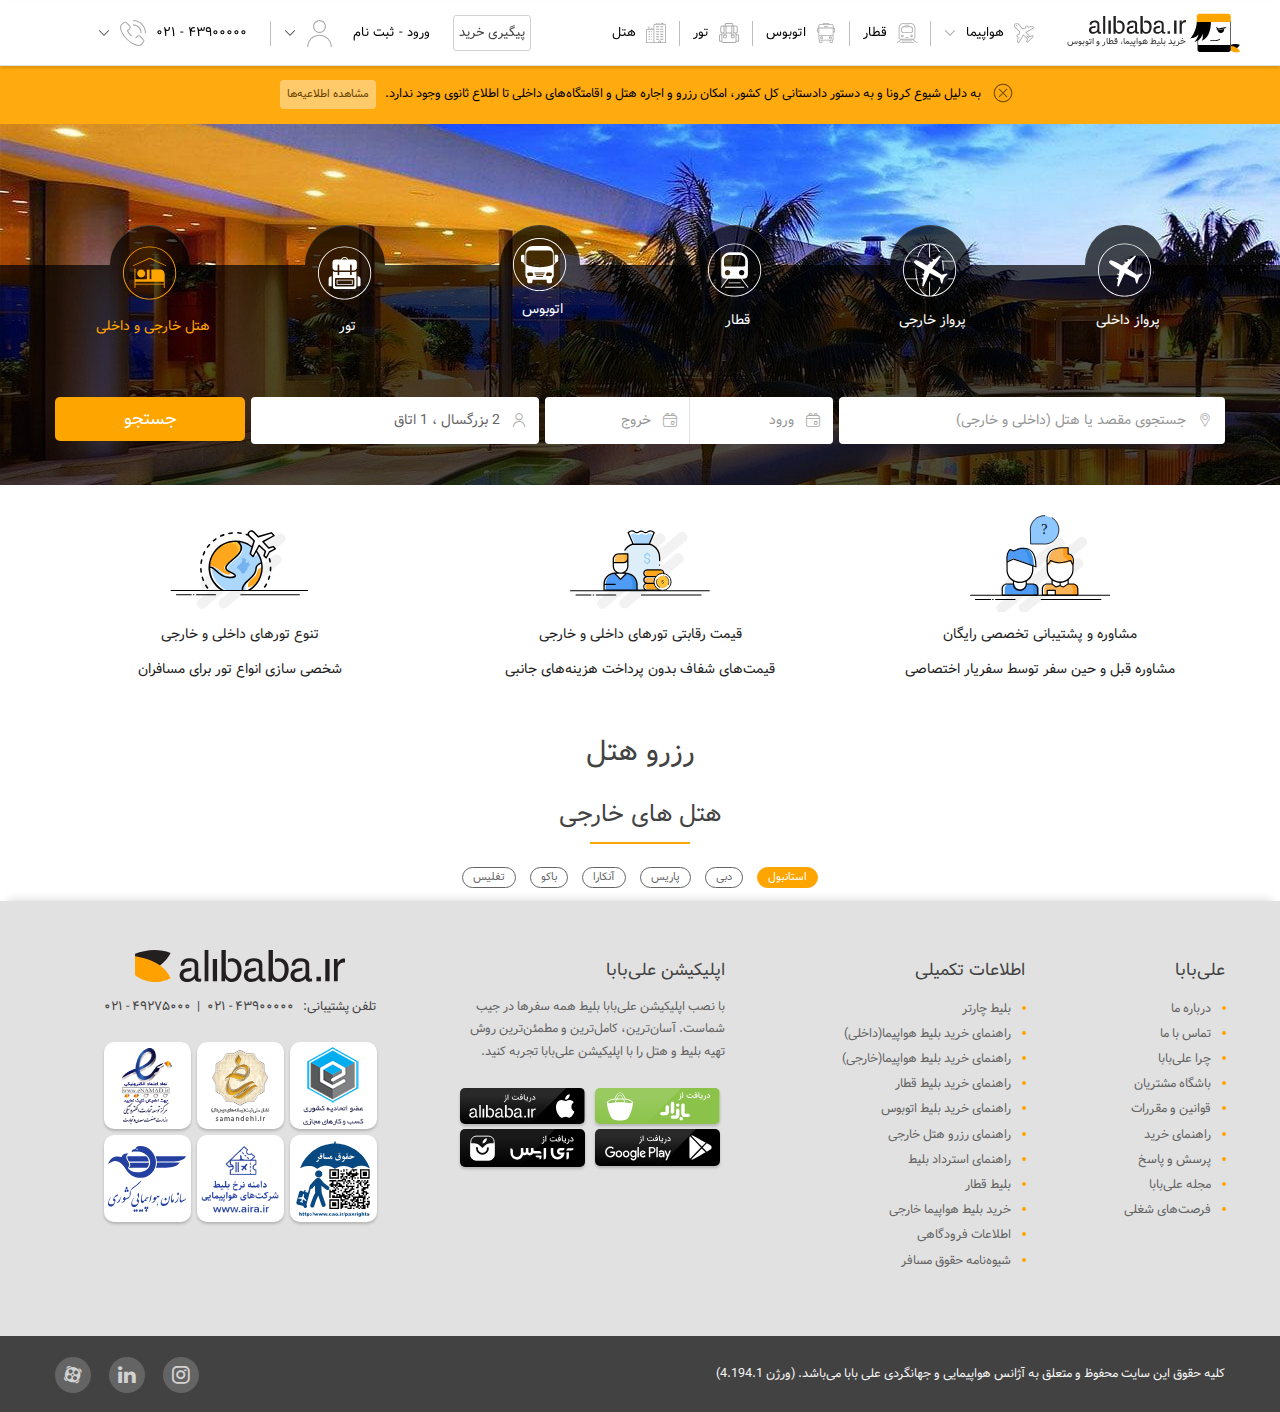
<file: index.html>
<html lang="fa">

<head>
    <title>صفحۀ اصلی | علی بابا</title>
    <link rel="stylesheet" href="css/style.css">
    <script src="js/jquery-3.5.1.min.js"></script>
    <script src="js/hotel-select.js" defer></script>
</head>

<body class="home-page">
    <div>
        <div>
            <div>
                <!-- HEADER -->
                <div class="header-container">
                    <!-- ALERT -->
                    <div class="alibaba-maintenance">
                        <div class="alert text-center">
                            <span class="svg-icon ml-1">
                                <svg xmlns="http://www.w3.org/2000/svg" viewBox="0 0 36 36" fill="currentColor" class="alibaba-maintenance__close"><path d="M18 35c9.3888 0 17-7.6112 17-17S27.3888 1 18 1 1 8.6112 1 18s7.6112 17 17 17zm0 1C8.0589 36 0 27.9411 0 18S8.0589 0 18 0s18 8.0589 18 18-8.0589 18-18 18zm0-18.7071l7.1464-7.1465a.5.5 0 01.7072.7072L18.707 18l7.1465 7.1464a.5.5 0 01-.7072.7072L18 18.707l-7.1464 7.1465a.5.5 0 01-.7072-.7072L17.293 18l-7.1465-7.1464a.5.5 0 01.7072-.7072L18 17.293z"></path></svg>
                            </span>
                            <span class="mx-1">به دلیل شیوع کرونا و به دستور دادستانی کل کشور، امکان رزرو و اجاره هتل و اقامتگاه&zwnj;های داخلی تا اطلاع ثانوی وجود ندارد.
                                <a href="">مشاهده اطلاعیه&zwnj;ها</a>
                            </span>
                        </div>
                    </div>

                    <!-- WHITE HEADER -->
                    <header id="site-header" class="site-header">
                        <nav class="main-navigation">
                            <a href="index.html" class="logo-alibaba-home ml-3-sm inline-block">
                                <img src="images/mainlogo.svg" width="50" class="inline-block v-middle">
                                <div class="inline-block v-middle">
                                    <img src="images/logotype.svg" height="18" class="hidden-xs">
                                    <p class="hidden-xs m-0 w-bold">
                                        خرید بلیط هواپیما، قطار و اتوبوس
                                    </p>
                                </div>
                            </a>

                            <!--TICKETS-->
                            <ul class="main-navigation__list hidden-xs hidden-sm hidden-md">
                                <!--PLANE TICKET-->
                                <li class="main-navigation__item">
                                    <a href="" class="main-navigation__button">
                                        <svg viewBox="0 0 24 24" version="1.1" xmlns="http://www.w3.org/2000/svg" xmlns:xlink="http://www.w3.org/1999/xlink" class="main-navigation__icon"><g fill-rule="nonzero" transform="translate(-92.000000, 0.000000)"><path d="M98.2845949,14.7539881 L96.8317287,14.3907716 L96.0421506,15.1803497 C95.9932858,15.2292145 95.9932858,15.3084401 96.0421506,15.3573049 L97.7154427,17.030597 L96.614194,21.4355918 C96.5076803,21.8616466 96.6325169,22.3123464 96.9430551,22.6228846 L97.2355272,22.9153567 C97.3484083,23.0282378 97.5314247,23.0282378 97.6443058,22.9153567 C97.6624723,22.8971902 97.6781358,22.8766828 97.6908823,22.8543764 L103.053856,13.4691718 L109.04065,18.9770215 L107.835579,21.788852 C107.728972,22.0376029 107.78455,22.3261981 107.975917,22.5175645 C108.024781,22.5664293 108.104007,22.5664293 108.152872,22.5175645 L114.517547,16.1528893 C114.566412,16.1040245 114.566412,16.0247989 114.517547,15.9759341 C114.326181,15.7845677 114.037585,15.7289894 113.788834,15.8355969 L110.977004,17.0406671 L105.469154,11.0538739 L114.854359,5.6908998 C114.876665,5.67815333 114.897173,5.66248985 114.915339,5.64432332 C115.02822,5.53144223 115.02822,5.34842581 114.915339,5.23554472 L114.622867,4.94307259 C114.312329,4.63253444 113.861629,4.50769782 113.435574,4.61421152 L109.030579,5.71546022 L107.357287,4.04216812 C107.308423,3.99330328 107.229197,3.99330328 107.180332,4.04216812 L106.390754,4.83174623 L106.753971,6.28461244 L102.142152,7.4375671 L96.884435,1.72265737 C96.0477088,0.813172344 94.6321249,0.754189681 93.7226398,1.59091591 C93.6997805,1.61194654 93.6773615,1.63345088 93.6553974,1.65541493 C92.7815342,2.52927813 92.7815342,3.94609032 93.6553974,4.81995353 C93.6773615,4.84191758 93.6997805,4.86342191 93.7226398,4.88445255 L99.4375496,10.1421695 L98.2845949,14.7539881 Z M107.05427,11.2998445 L111.233689,15.8426915 L113.394915,14.9164519 C114.019509,14.6487689 114.744148,14.7883217 115.224654,15.2688273 C115.664043,15.7082164 115.664043,16.420607 115.224654,16.8599961 L108.859979,23.2246713 C108.420589,23.6640604 107.708199,23.6640604 107.26881,23.2246713 C106.788304,22.7441657 106.648751,22.0195262 106.916434,21.3949327 L107.842674,19.2337069 L103.299827,15.0542877 L98.5591254,23.3505154 C98.5022811,23.4499929 98.4324282,23.5414479 98.3514126,23.6224635 C97.8480072,24.1258689 97.0318258,24.1258689 96.5284204,23.6224635 L96.2359483,23.3299914 C95.6770298,22.7710729 95.452344,21.959886 95.6440515,21.1930562 L96.6079789,17.3373467 L95.3350438,16.0644117 C94.8956547,15.6250226 94.8956547,14.912632 95.3350438,14.4732429 L96.1306282,13.6776585 C96.3203889,13.4878978 96.5610685,13.3800898 96.8086859,13.3542345 L97.556988,13.54131 L98.3233364,10.4759164 L93.0455833,5.62038356 C93.0125082,5.58995446 92.9800703,5.55883996 92.9482906,5.52706031 C91.6839031,4.26267281 91.6839031,2.21269564 92.9482906,0.948308148 C92.9800703,0.916528492 93.0125082,0.885413998 93.0455833,0.854984896 C94.3615118,-0.355669327 96.4097118,-0.270327661 97.620366,1.04560084 L102.475899,6.32335396 L105.541292,5.55700556 L105.354217,4.80870346 C105.380072,4.56108606 105.48788,4.32040646 105.677641,4.13064574 L106.473225,3.33506134 C106.912615,2.89567221 107.625005,2.89567221 108.064394,3.33506134 L109.337329,4.60799638 L113.193039,3.64406902 C113.959868,3.45236156 114.771055,3.67704732 115.329974,4.23596581 L115.622446,4.52843794 C116.125851,5.03184332 116.125851,5.84802472 115.622446,6.3514301 C115.54143,6.43244569 115.449975,6.50229865 115.350498,6.55914295 L107.05427,11.2998445 Z M94.8535534,3.85355339 L95.8535534,2.85355339 C96.0488155,2.65829124 96.0488155,2.34170876 95.8535534,2.14644661 C95.6582912,1.95118446 95.3417088,1.95118446 95.1464466,2.14644661 L94.1464466,3.14644661 C93.9511845,3.34170876 93.9511845,3.65829124 94.1464466,3.85355339 C94.3417088,4.04881554 94.6582912,4.04881554 94.8535534,3.85355339 Z M109.853553,17.1464466 L107.853553,15.1464466 C107.658291,14.9511845 107.341709,14.9511845 107.146447,15.1464466 C106.951184,15.3417088 106.951184,15.6582912 107.146447,15.8535534 L109.146447,17.8535534 C109.341709,18.0488155 109.658291,18.0488155 109.853553,17.8535534 C110.048816,17.6582912 110.048816,17.3417088 109.853553,17.1464466 Z"></path></g></svg>
                                        <span class="mr-2">هواپیما</span>
                                        <svg fill="currentColor" width="12" height="12" xmlns="http://www.w3.org/2000/svg" viewBox="0 0 12 12" class="v-middle chevron mr-2"><g fill-rule="evenodd"><polygon fill-rule="nonzero" points="10.466 3.06 11.173 3.767 6.002 8.939 .83 3.767 1.537 3.06 6.002 7.524"></polygon></g></svg>
                                    </a>
                                </li>
                                <li class="line-border"></li>
                                <!--TRAIN TICKET-->
                                <li class="main-navigation__item">
                                    <a href="" class="main-navigation__button">
                                        <svg viewBox="0 0 24 24" version="1.1" xmlns="http://www.w3.org/2000/svg" xmlns:xlink="http://www.w3.org/1999/xlink" class="main-navigation__icon"><g fill-rule="nonzero" transform="translate(-76.000000, 0.000000)"><path d="M84.0000184,1 C81.2385947,1 79.0000184,3.23857625 79.0000184,6 L79.0000184,17 C79.0000184,18.1045695 79.8954489,19 81.0000184,19 L95.0000184,19 C96.1045879,19 97.0000184,18.1045695 97.0000184,17 L97.0000184,6 C97.0000184,3.23857625 94.7614422,1 92.0000184,1 L84.0000184,1 Z M84.0000184,0 L92.0000184,0 C95.3137269,0 98.0000184,2.6862915 98.0000184,6 L98.0000184,17 C98.0000184,18.6568542 96.6568727,20 95.0000184,20 L81.0000184,20 C79.3431642,20 78.0000184,18.6568542 78.0000184,17 L78.0000184,6 C78.0000184,2.6862915 80.6863099,0 84.0000184,0 Z M84.0000184,5 C82.8954489,5 82.0000184,5.8954305 82.0000184,7 L82.0000184,10 C82.0000184,10.5522847 82.4477337,11 83.0000184,11 L93.0000184,11 C93.5523032,11 94.0000184,10.5522847 94.0000184,10 L94.0000184,7 C94.0000184,5.8954305 93.1045879,5 92.0000184,5 L84.0000184,5 Z M84.0000184,4 L92.0000184,4 C93.6568727,4 95.0000184,5.34314575 95.0000184,7 L95.0000184,10 C95.0000184,11.1045695 94.1045879,12 93.0000184,12 L83.0000184,12 C81.8954489,12 81.0000184,11.1045695 81.0000184,10 L81.0000184,7 C81.0000184,5.34314575 82.3431642,4 84.0000184,4 Z M93.5000184,16 C93.7761608,16 94.0000184,15.7761424 94.0000184,15.5 C94.0000184,15.2238576 93.7761608,15 93.5000184,15 C93.223876,15 93.0000184,15.2238576 93.0000184,15.5 C93.0000184,15.7761424 93.223876,16 93.5000184,16 Z M93.5000184,17 C92.6715913,17 92.0000184,16.3284271 92.0000184,15.5 C92.0000184,14.6715729 92.6715913,14 93.5000184,14 C94.3284455,14 95.0000184,14.6715729 95.0000184,15.5 C95.0000184,16.3284271 94.3284455,17 93.5000184,17 Z M82.5000184,16 C82.7761608,16 83.0000184,15.7761424 83.0000184,15.5 C83.0000184,15.2238576 82.7761608,15 82.5000184,15 C82.223876,15 82.0000184,15.2238576 82.0000184,15.5 C82.0000184,15.7761424 82.223876,16 82.5000184,16 Z M82.5000184,17 C81.6715913,17 81.0000184,16.3284271 81.0000184,15.5 C81.0000184,14.6715729 81.6715913,14 82.5000184,14 C83.3284455,14 84.0000184,14.6715729 84.0000184,15.5 C84.0000184,16.3284271 83.3284455,17 82.5000184,17 Z M85.5000184,2 L90.5000184,2 C90.7761608,2 91.0000184,2.22385763 91.0000184,2.5 C91.0000184,2.77614237 90.7761608,3 90.5000184,3 L85.5000184,3 C85.223876,3 85.0000184,2.77614237 85.0000184,2.5 C85.0000184,2.22385763 85.223876,2 85.5000184,2 Z M86.5000184,17 L89.5000184,17 C89.7761608,17 90.0000184,17.2238576 90.0000184,17.5 C90.0000184,17.7761424 89.7761608,18 89.5000184,18 L86.5000184,18 C86.223876,18 86.0000184,17.7761424 86.0000184,17.5 C86.0000184,17.2238576 86.223876,17 86.5000184,17 Z M81.1876709,19.1095656 C81.4033019,18.9370608 81.717948,18.9720215 81.8904528,19.1876525 C82.0629576,19.4032834 82.0279969,19.7179296 81.8123659,19.8904344 L76.8123659,23.8904344 C76.596735,24.0629392 76.2820888,24.0279785 76.109584,23.8123475 C75.9370792,23.5967166 75.9720399,23.2820704 76.1876709,23.1095656 L81.1876709,19.1095656 Z M82.5000184,21 L93.5000184,21 C93.7761608,21 94.0000184,21.2238576 94.0000184,21.5 C94.0000184,21.7761424 93.7761608,22 93.5000184,22 L82.5000184,22 C82.223876,22 82.0000184,21.7761424 82.0000184,21.5 C82.0000184,21.2238576 82.223876,21 82.5000184,21 Z M80.5000184,23 L95.5000184,23 C95.7761608,23 96.0000184,23.2238576 96.0000184,23.5 C96.0000184,23.7761424 95.7761608,24 95.5000184,24 L80.5000184,24 C80.223876,24 80.0000184,23.7761424 80.0000184,23.5 C80.0000184,23.2238576 80.223876,23 80.5000184,23 Z M94.1876709,19.8904344 C93.9720399,19.7179296 93.9370792,19.4032834 94.109584,19.1876525 C94.2820888,18.9720215 94.596735,18.9370608 94.8123659,19.1095656 L99.8123659,23.1095656 C100.027997,23.2820704 100.062958,23.5967166 99.8904528,23.8123475 C99.717948,24.0279785 99.4033019,24.0629392 99.1876709,23.8904344 L94.1876709,19.8904344 Z"></path></g></svg>
                                        <span class="mr-2">قطار</span>
                                    </a>
                                </li>
                                <li class="line-border"></li>
                                <!--BUS TICKET-->
                                <li class="main-navigation__item">
                                    <a href="" class="main-navigation__button">
                                        <svg viewBox="0 0 30 33" version="1.1" xmlns="http://www.w3.org/2000/svg" xmlns:xlink="http://www.w3.org/1999/xlink" class="main-navigation__icon"><g stroke="none" stroke-width="1"><g transform="translate(-1138.000000, -1270.000000)" fill-rule="nonzero"><g transform="translate(1105.000000, 190.000000)"><g transform="translate(0.000000, 1009.000000)"><path d="M61.4695986,79.4076433 C62.4323386,79.4076433 63.1200101,80.1783439 62.9824758,81.1592357 L62.9824758,84.9426752 C62.9824758,85.8535032 62.2260372,86.6242038 61.3320643,86.6242038 L60.4380914,86.6242038 L60.4380914,97.4840764 C60.4380914,98.1847134 60.1630228,98.8152866 59.7504199,99.2356688 L59.7504199,102.038217 C59.7504199,103.089172 58.9252142,104 57.8249398,104 L55.8306926,104 C54.7991854,104 53.9052125,103.159236 53.9052125,102.038217 L53.9052125,99.9363057 L42.0772633,99.9363057 L42.0772633,102.038217 C42.0772633,103.089172 41.2520576,104 40.1517832,104 L38.157536,104 C37.1260288,104 36.2320559,103.159236 36.2320559,102.038217 L36.2320559,99.2356688 C35.819453,98.7452229 35.5443844,98.1847134 35.5443844,97.4840764 L35.5443844,86.6242038 L34.6504115,86.6242038 C33.7564386,86.6242038 33,85.8535032 33,84.9426752 L33,81.1592357 C33,80.2484076 33.7564386,79.477707 34.6504115,79.477707 L35.5443844,79.477707 L35.5443844,75.4840764 C35.5443844,74.1528662 36.6446588,73.0318471 37.9512345,73.0318471 L42.9712362,73.0318471 L42.9712362,72.3312102 C42.9712362,71.6305732 43.5901405,71 44.277812,71 L51.8421981,71 C52.5298696,71 53.1487739,71.6305732 53.1487739,72.3312102 L53.1487739,73.0318471 L58.1687756,73.0318471 C59.4753513,73.0318471 60.5756257,74.1528662 60.5756257,75.4840764 L60.5756257,79.4076433 L61.4695986,79.4076433 Z M59.2002827,97.4840764 L59.1315156,97.4840764 L59.1315156,92.1592357 L36.9197273,92.1592357 L36.9197273,97.4840764 C36.9197273,98.044586 37.4010974,98.5350318 37.9512345,98.5350318 L58.1687756,98.5350318 C58.7189127,98.5350318 59.2002827,98.044586 59.2002827,97.4840764 Z M36.9197273,90.7579618 L36.9197273,90.8280255 L59.1315156,90.8280255 L59.1315156,79.9681529 L36.9197273,79.9681529 L36.9197273,90.7579618 Z M44.3465791,72.3312102 L44.3465791,73.0318471 L51.7046638,73.0318471 L51.7046638,72.3312102 L44.3465791,72.3312102 Z M37.9512345,74.3630573 C37.4010974,74.3630573 36.9197273,74.8535032 36.9197273,75.4840764 L36.9197273,78.4968153 L59.1315156,78.4968153 L59.1315156,75.4140127 C59.1315156,74.8535032 58.6501456,74.3630573 58.1000084,74.3630573 L37.9512345,74.3630573 Z M34.6504115,85.2229299 L34.6504115,85.2929936 L35.5443844,85.2929936 L35.5443844,80.8789809 L34.6504115,80.8789809 C34.5128772,80.8789809 34.3753429,81.0191083 34.3753429,81.1592357 L34.3753429,84.9426752 C34.3753429,85.0828025 34.5128772,85.2229299 34.6504115,85.2229299 Z M40.7706875,102.038217 L40.8394547,102.038217 L40.8394547,99.9363057 C40.4268518,99.9363057 38.0200017,100.006369 37.6761659,99.9363057 L37.6761659,102.038217 C37.6761659,102.318471 37.8824674,102.598726 38.2263031,102.598726 L40.2205504,102.598726 C40.4956189,102.598726 40.7706875,102.388535 40.7706875,102.038217 Z M57.893707,102.598726 C58.2375427,102.598726 58.5126113,102.318471 58.5126113,102.038217 L58.5126113,99.9363057 C58.1000084,99.9363057 55.7619254,99.9363057 55.3493226,99.9363057 L55.3493226,102.038217 C55.3493226,102.318471 55.555624,102.598726 55.8994597,102.598726 L57.893707,102.598726 Z M61.7446672,84.9426752 L61.7446672,81.089172 C61.7446672,80.9490446 61.6071329,80.8089172 61.4695986,80.8089172 L60.5756257,80.8089172 L60.5756257,85.2229299 L61.4695986,85.2229299 C61.6071329,85.2229299 61.7446672,85.0828025 61.7446672,84.9426752 Z M55.3493226,97.9044586 C54.0427468,97.9044586 52.9424724,96.7834395 52.9424724,95.4522293 C52.9424724,94.1210191 54.0427468,93 55.3493226,93 C56.6558983,93 57.7561727,94.1210191 57.7561727,95.4522293 C57.7561727,96.7834395 56.6558983,97.9044586 55.3493226,97.9044586 Z M55.3493226,94.4012739 C54.7991854,94.4012739 54.3178154,94.8216561 54.3178154,95.4522293 C54.3178154,96.0127389 54.7991854,96.5031847 55.3493226,96.5031847 C55.8994597,96.5031847 56.3808297,96.0127389 56.3808297,95.4522293 C56.3808297,94.8917197 55.8994597,94.4012739 55.3493226,94.4012739 Z M40.7706875,97.9044586 C39.4641118,97.9044586 38.3638374,96.7834395 38.3638374,95.4522293 C38.3638374,94.1210191 39.4641118,93 40.7706875,93 C42.0772633,93 43.1775377,94.1210191 43.1775377,95.4522293 C43.1775377,96.7834395 42.0772633,97.9044586 40.7706875,97.9044586 Z M40.7706875,94.4012739 C40.2205504,94.4012739 39.7391803,94.8216561 39.7391803,95.4522293 C39.7391803,96.0127389 40.2205504,96.5031847 40.7706875,96.5031847 C41.3208247,96.5031847 41.8021947,96.0127389 41.8021947,95.4522293 C41.8021947,94.8917197 41.3208247,94.4012739 40.7706875,94.4012739 Z M45.1717849,77.3757962 C44.8279492,77.3757962 44.4841134,77.0955414 44.4841134,76.6751592 C44.4841134,76.2547771 44.759182,75.9745223 45.1717849,75.9745223 L50.879458,75.9745223 C51.2920609,75.9745223 51.5671295,76.2547771 51.5671295,76.6751592 C51.5671295,77.0955414 51.2920609,77.3757962 50.879458,77.3757962 L45.1717849,77.3757962 Z"></path></g></g></g></g></svg>
                                        <span class="mr-2">اتوبوس</span>
                                    </a>
                                </li>
                                <li class="line-border"></li>
                                <!--TOUR TICKET-->
                                <li class="main-navigation__item">
                                    <a href="" class="main-navigation__button">
                                        <svg viewBox="0 0 24 24" version="1.1" xmlns="http://www.w3.org/2000/svg" xmlns:xlink="http://www.w3.org/1999/xlink" class="main-navigation__icon"><g stroke="none" stroke-width="1" fill-rule="evenodd"><path d="M22.8758501,20.9356936 C22.8758501,21.1789179 22.6782238,21.3757376 22.4357914,21.3757376 L21.0004001,21.3757376 L21.0004001,14.7190719 L22.4357914,14.7190719 C22.6782238,14.7190719 22.8758501,14.9166917 22.8758501,15.1583158 L22.8758501,20.9356936 Z M18.7264969,22.8758876 L5.27350313,22.8758876 C4.67182291,22.8758876 4.18135751,22.4086409 4.13415122,21.8189819 C4.13415122,21.8173817 4.13495133,21.8157816 4.13415122,21.8141814 C4.13015069,21.7853785 4.12454994,21.7565757 4.12454994,21.7269727 L4.12454994,14.1566157 L4.12454994,12.5580558 C4.17735698,12.5612561 4.22936392,12.5628563 4.28137085,12.5628563 L5.4847313,12.5628563 L5.4847313,14.5438544 C5.27430324,14.7630763 5.10548073,15.019902 4.99026537,15.3055306 C4.97666356,15.3391339 4.9702627,15.3743374 4.95746099,15.4087409 C4.91985598,15.5167517 4.88225097,15.6239624 4.85904787,15.7383738 C4.82864382,15.890389 4.81264169,16.0464046 4.81264169,16.2040204 C4.81264169,17.529753 5.8919856,18.609861 7.21856247,18.609861 C8.54513935,18.609861 9.62528337,17.529753 9.62528337,16.2040204 C9.62528337,16.0464046 9.60848113,15.890389 9.57807708,15.7383738 C9.55567409,15.6239624 9.51806908,15.5167517 9.47966396,15.4087409 C9.46766235,15.3743374 9.4612615,15.3391339 9.44765969,15.3055306 C9.33164422,15.019902 9.16282171,14.7630763 8.95319376,14.5438544 L8.95319376,12.5628563 L14.8011735,12.5628563 L14.8011735,14.5438544 C14.5915455,14.7630763 14.422723,15.019902 14.3067076,15.3055306 C14.2931057,15.3391339 14.2867049,15.3743374 14.2747033,15.4087409 C14.2362982,15.5167517 14.1986932,15.6239624 14.1762902,15.7383738 C14.1458861,15.890389 14.1290839,16.0464046 14.1290839,16.2040204 C14.1290839,17.529753 15.2084278,18.609861 16.5350047,18.609861 C17.8623817,18.609861 18.9417256,17.529753 18.9417256,16.2040204 C18.9417256,16.0464046 18.9257234,15.890389 18.8945193,15.7383738 C18.8721163,15.6239624 18.8345113,15.5167517 18.7961061,15.4087409 C18.7841045,15.3743374 18.7777037,15.3391339 18.7641019,15.3055306 C18.6488865,15.019902 18.480064,14.7622762 18.269636,14.5438544 L18.269636,12.5628563 L19.7194293,12.5628563 C19.7706361,12.5628563 19.8234431,12.5612561 19.8754501,12.5580558 L19.8754501,14.1566157 L19.8754501,21.7269727 C19.8754501,21.7525753 19.8690492,21.7773777 19.867449,21.8021802 C19.8650487,21.8205821 19.8626484,21.8381838 19.8586478,21.8677868 C19.8586478,21.8725873 19.860248,21.8765877 19.8594479,21.8821882 C19.7834378,22.4414441 19.3073743,22.8758876 18.7264969,22.8758876 Z M1.12494999,20.9356936 L1.12494999,15.1583158 C1.12494999,14.9166917 1.32177624,14.7190719 1.56420856,14.7190719 L2.99959995,14.7190719 L2.99959995,21.3757376 L1.56420856,21.3757376 C1.32177624,21.3757376 1.12494999,21.1789179 1.12494999,20.9356936 Z M2.62434991,5.78137814 C2.62434991,4.86768677 3.36764902,4.12521252 4.28137085,4.12521252 L5.4847313,4.12521252 L5.4847313,11.4379438 L4.28137085,11.4379438 C4.18935858,11.4379438 4.10134685,11.4251425 4.01333511,11.4107411 C3.92692359,11.3947395 3.83891185,11.3707371 3.74609948,11.3387339 C3.74209895,11.3379338 3.73889852,11.3387339 3.73489799,11.3379338 C3.09081211,11.1107111 2.62434991,10.5026503 2.62434991,9.78177818 L2.62434991,5.78137814 Z M8.02747033,1.9049905 C8.02747033,1.47454745 8.37711695,1.12571257 8.80677424,1.12571257 L15.1932258,1.12571257 C15.6236832,1.12571257 15.9725297,1.47454745 15.9725297,1.9049905 L15.9725297,3.00030003 L15.3636485,3.00030003 L8.39071876,3.00030003 L8.02747033,3.00030003 L8.02747033,1.9049905 Z M17.144686,12.0004 L17.144686,13.8765877 C17.130284,13.8725873 17.115082,13.8749875 17.09988,13.8709871 C16.9182558,13.8269827 16.7302307,13.7973797 16.5350047,13.7973797 C16.3397786,13.7973797 16.1533538,13.8269827 15.9709295,13.8709871 C15.9565275,13.8749875 15.9405254,13.8725873 15.9253234,13.8765877 L15.9253234,12.0004 L15.9253234,4.12521252 L16.5350047,4.12521252 L17.144686,4.12521252 L17.144686,12.0004 Z M15.285238,15.929593 C15.2868382,15.9247925 15.2884385,15.919992 15.2900387,15.9159916 C15.3540472,15.650365 15.502867,15.4063406 15.7236965,15.2239224 C15.7236965,15.2239224 15.7236965,15.2231223 15.7244966,15.2231223 C15.8901187,15.0855086 16.1645553,14.9222922 16.5350047,14.9222922 C16.9062542,14.9222922 17.1814909,15.0855086 17.3471129,15.2231223 C17.3479131,15.2231223 17.3479131,15.2239224 17.3479131,15.2239224 C17.5679424,15.4063406 17.7175623,15.650365 17.7815709,15.9159916 C17.782371,15.919992 17.7847713,15.9247925 17.7863715,15.929593 C17.8063742,16.0184018 17.8167756,16.1112111 17.8167756,16.2040204 C17.8167756,16.909691 17.242299,17.4849485 16.5350047,17.4849485 C15.8285105,17.4849485 15.2540339,16.909691 15.2540339,16.2040204 C15.2540339,16.1112111 15.2644353,16.0184018 15.285238,15.929593 Z M8.95319376,11.4379438 L14.8011735,11.4379438 L14.8011735,4.12521252 L8.95319376,4.12521252 L8.95319376,11.4379438 Z M5.96879584,15.929593 C5.96959595,15.9247925 5.97199627,15.919992 5.97279637,15.9159916 C6.03680491,15.650365 6.18642486,15.4063406 6.40645419,15.2239224 L6.4072543,15.2231223 C6.57287638,15.0855086 6.84811308,14.9222922 7.21856247,14.9222922 C7.58981197,14.9222922 7.86424857,15.0855086 8.03067076,15.2231223 C8.03067076,15.2231223 8.03067076,15.2239224 8.03067076,15.2239224 C8.2515002,15.4063406 8.40112015,15.650365 8.46432858,15.9159916 C8.46592879,15.919992 8.46832911,15.9247925 8.46912922,15.929593 C8.48993199,16.0184018 8.50033338,16.1112111 8.50033338,16.2040204 C8.50033338,16.909691 7.92505667,17.4849485 7.21856247,17.4849485 C6.51206828,17.4849485 5.93759168,16.909691 5.93759168,16.2040204 C5.93759168,16.1112111 5.94799307,16.0184018 5.96879584,15.929593 Z M6.60888118,4.12521252 L7.46499533,4.12521252 L7.82824377,4.12521252 L7.82824377,12.0004 L7.82824377,13.8765877 C7.81384185,13.8725873 7.79783971,13.8749875 7.78343779,13.8709871 C7.60181358,13.8269827 7.41378851,13.7973797 7.21856247,13.7973797 C7.02333644,13.7973797 6.83611148,13.8269827 6.65448726,13.8709871 C6.64008534,13.8749875 6.62408321,13.8725873 6.60888118,13.8765877 L6.60888118,12.0004 L6.60888118,4.12521252 Z M21.3756501,5.78137814 L21.3756501,9.78177818 C21.3756501,10.5026503 20.909988,11.1107111 20.265102,11.3379338 C20.2611015,11.3387339 20.2579011,11.3379338 20.2547006,11.3387339 C20.1610881,11.3707371 20.0730764,11.3947395 19.987465,11.4107411 C19.8994533,11.4251425 19.8106414,11.4379438 19.7194293,11.4379438 L18.269636,11.4379438 L18.269636,4.12521252 L19.7194293,4.12521252 C20.632351,4.12521252 21.3756501,4.86768677 21.3756501,5.78137814 Z M22.4357914,13.5941594 L21.0004001,13.5941594 L21.0004001,12.2356236 C21.8877184,11.769977 22.5006001,10.8514851 22.5006001,9.78177818 L22.5006001,5.78137814 C22.5006001,4.24762476 21.2532338,3.00030003 19.7194293,3.00030003 L17.707161,3.00030003 L17.0974797,3.00030003 L17.0974797,1.9049905 C17.0974797,0.854485449 16.2437658,0 15.1932258,0 L8.80677424,0 C7.75703427,0 6.90252034,0.854485449 6.90252034,1.9049905 L6.90252034,3.00030003 L6.04720629,3.00030003 L4.28137085,3.00030003 C2.74756634,3.00030003 1.50020003,4.24762476 1.50020003,5.78137814 L1.50020003,9.78177818 C1.50020003,10.8514851 2.11308174,11.769977 2.99959995,12.2356236 L2.99959995,13.5941594 L1.56420856,13.5941594 C0.701693559,13.5941594 0,14.2958296 0,15.1583158 L0,20.9356936 C0,21.7989799 0.701693559,22.5006501 1.56420856,22.5006501 L3.14441926,22.5006501 C3.46206161,23.3727373 4.29257234,24 5.27350313,24 L18.7264969,24 C19.7074277,24 20.5379384,23.3727373 20.8563809,22.5006501 L22.4357914,22.5006501 C23.2983064,22.5006501 24,21.7989799 24,20.9356936 L24,15.1583158 C24,14.2958296 23.2983064,13.5941594 22.4357914,13.5941594 Z"></path></g></svg>
                                        <span class="mr-2">تور</span>
                                    </a>
                                </li>
                                <li class="line-border"></li>
                                <!--HOTEL TICKET-->
                                <li class="main-navigation__item">
                                    <a href="" class="main-navigation__button">
                                        <svg viewBox="0 0 24 24" version="1.1" xmlns="http://www.w3.org/2000/svg" xmlns:xlink="http://www.w3.org/1999/xlink" width="20px" height="20px" class="main-navigation__icon"><g transform="translate(-44.000000, 0.000000)"><path d="M54,23 L67,23 L67,3 C67,2.44771525 66.5522847,2 66,2 L55,2 C54.4477153,2 54,2.44771525 54,3 L54,23 Z M55,1 L66,1 C67.1045695,1 68,1.8954305 68,3 L68,24 L53,24 L53,3 C53,1.8954305 53.8954305,1 55,1 Z M59.5,0 C59.7761424,-5.07265313e-17 60,0.223857625 60,0.5 L60,1.5 C60,1.77614237 59.7761424,2 59.5,2 C59.2238576,2 59,1.77614237 59,1.5 L59,0.5 C59,0.223857625 59.2238576,5.07265313e-17 59.5,0 Z M56.5,0 C56.7761424,-5.07265313e-17 57,0.223857625 57,0.5 L57,1.5 C57,1.77614237 56.7761424,2 56.5,2 C56.2238576,2 56,1.77614237 56,1.5 L56,0.5 C56,0.223857625 56.2238576,5.07265313e-17 56.5,0 Z M63,0 L64,0 C64.5522847,-1.01453063e-16 65,0.44771525 65,1 C65,1.55228475 64.5522847,2 64,2 L63,2 C62.4477153,2 62,1.55228475 62,1 C62,0.44771525 62.4477153,1.01453063e-16 63,0 Z M61,24 L61,22.5 C61,22.2238576 60.7761424,22 60.5,22 C60.2238576,22 60,22.2238576 60,22.5 L60,24 L59,24 L59,22.5 C59,21.6715729 59.6715729,21 60.5,21 C61.3284271,21 62,21.6715729 62,22.5 L62,24 L61,24 Z M56.5,4 L59.5,4 C59.7761424,4 60,4.22385763 60,4.5 C60,4.77614237 59.7761424,5 59.5,5 L56.5,5 C56.2238576,5 56,4.77614237 56,4.5 C56,4.22385763 56.2238576,4 56.5,4 Z M61.5,4 L64.5,4 C64.7761424,4 65,4.22385763 65,4.5 C65,4.77614237 64.7761424,5 64.5,5 L61.5,5 C61.2238576,5 61,4.77614237 61,4.5 C61,4.22385763 61.2238576,4 61.5,4 Z M56.5,7 L59.5,7 C59.7761424,7 60,7.22385763 60,7.5 C60,7.77614237 59.7761424,8 59.5,8 L56.5,8 C56.2238576,8 56,7.77614237 56,7.5 C56,7.22385763 56.2238576,7 56.5,7 Z M61.5,7 L64.5,7 C64.7761424,7 65,7.22385763 65,7.5 C65,7.77614237 64.7761424,8 64.5,8 L61.5,8 C61.2238576,8 61,7.77614237 61,7.5 C61,7.22385763 61.2238576,7 61.5,7 Z M56.5,10 L59.5,10 C59.7761424,10 60,10.2238576 60,10.5 C60,10.7761424 59.7761424,11 59.5,11 L56.5,11 C56.2238576,11 56,10.7761424 56,10.5 C56,10.2238576 56.2238576,10 56.5,10 Z M61.5,10 L64.5,10 C64.7761424,10 65,10.2238576 65,10.5 C65,10.7761424 64.7761424,11 64.5,11 L61.5,11 C61.2238576,11 61,10.7761424 61,10.5 C61,10.2238576 61.2238576,10 61.5,10 Z M56.5,13 L59.5,13 C59.7761424,13 60,13.2238576 60,13.5 C60,13.7761424 59.7761424,14 59.5,14 L56.5,14 C56.2238576,14 56,13.7761424 56,13.5 C56,13.2238576 56.2238576,13 56.5,13 Z M61.5,13 L64.5,13 C64.7761424,13 65,13.2238576 65,13.5 C65,13.7761424 64.7761424,14 64.5,14 L61.5,14 C61.2238576,14 61,13.7761424 61,13.5 C61,13.2238576 61.2238576,13 61.5,13 Z M56.5,16 L59.5,16 C59.7761424,16 60,16.2238576 60,16.5 C60,16.7761424 59.7761424,17 59.5,17 L56.5,17 C56.2238576,17 56,16.7761424 56,16.5 C56,16.2238576 56.2238576,16 56.5,16 Z M61.5,16 L64.5,16 C64.7761424,16 65,16.2238576 65,16.5 C65,16.7761424 64.7761424,17 64.5,17 L61.5,17 C61.2238576,17 61,16.7761424 61,16.5 C61,16.2238576 61.2238576,16 61.5,16 Z M56.5,19 L59.5,19 C59.7761424,19 60,19.2238576 60,19.5 C60,19.7761424 59.7761424,20 59.5,20 L56.5,20 C56.2238576,20 56,19.7761424 56,19.5 C56,19.2238576 56.2238576,19 56.5,19 Z M61.5,19 L64.5,19 C64.7761424,19 65,19.2238576 65,19.5 C65,19.7761424 64.7761424,20 64.5,20 L61.5,20 C61.2238576,20 61,19.7761424 61,19.5 C61,19.2238576 61.2238576,19 61.5,19 Z M45,23 L53,23 L53,8 L46,8 C45.4477153,8 45,8.44771525 45,9 L45,23 Z M46,7 L54,7 L54,24 L44,24 L44,9 C44,7.8954305 44.8954305,7 46,7 Z M47.5,4 C47.7761424,4 48,4.22385763 48,4.5 L48,7.5 C48,7.77614237 47.7761424,8 47.5,8 C47.2238576,8 47,7.77614237 47,7.5 L47,4.5 C47,4.22385763 47.2238576,4 47.5,4 Z M50.5,6 C50.7761424,6 51,6.22385763 51,6.5 L51,7.5 C51,7.77614237 50.7761424,8 50.5,8 C50.2238576,8 50,7.77614237 50,7.5 L50,6.5 C50,6.22385763 50.2238576,6 50.5,6 Z M50.5,10 C50.7761424,10 51,10.2238576 51,10.5 C51,10.7761424 50.7761424,11 50.5,11 C50.2238576,11 50,10.7761424 50,10.5 C50,10.2238576 50.2238576,10 50.5,10 Z M47.5,10 L48.5,10 C48.7761424,10 49,10.2238576 49,10.5 C49,10.7761424 48.7761424,11 48.5,11 L47.5,11 C47.2238576,11 47,10.7761424 47,10.5 C47,10.2238576 47.2238576,10 47.5,10 Z M47.5,13 L48.5,13 C48.7761424,13 49,13.2238576 49,13.5 C49,13.7761424 48.7761424,14 48.5,14 L47.5,14 C47.2238576,14 47,13.7761424 47,13.5 C47,13.2238576 47.2238576,13 47.5,13 Z M50.5,13 C50.7761424,13 51,13.2238576 51,13.5 C51,13.7761424 50.7761424,14 50.5,14 C50.2238576,14 50,13.7761424 50,13.5 C50,13.2238576 50.2238576,13 50.5,13 Z M47.5,16 L48.5,16 C48.7761424,16 49,16.2238576 49,16.5 C49,16.7761424 48.7761424,17 48.5,17 L47.5,17 C47.2238576,17 47,16.7761424 47,16.5 C47,16.2238576 47.2238576,16 47.5,16 Z M50.5,16 C50.7761424,16 51,16.2238576 51,16.5 C51,16.7761424 50.7761424,17 50.5,17 C50.2238576,17 50,16.7761424 50,16.5 C50,16.2238576 50.2238576,16 50.5,16 Z M47.5,19 L48.5,19 C48.7761424,19 49,19.2238576 49,19.5 C49,19.7761424 48.7761424,20 48.5,20 L47.5,20 C47.2238576,20 47,19.7761424 47,19.5 C47,19.2238576 47.2238576,19 47.5,19 Z M50.5,19 C50.7761424,19 51,19.2238576 51,19.5 C51,19.7761424 50.7761424,20 50.5,20 C50.2238576,20 50,19.7761424 50,19.5 C50,19.2238576 50.2238576,19 50.5,19 Z"></path></g></svg>
                                        <span class="mr-2">هتل</span>
                                    </a>
                                </li>
                            </ul>

                            <!-- HEADER LEFT -->
                            <ul class="main-navigation__list mr-auto">
                                <!-- FOLLOW UP -->
                                <li class="main-navigation__item">
                                    <a href="" id="followUp" class="btn-order-follow ml-2-sm">
                                        <span>پیگیری خرید</span>
                                    </a>
                                </li>
                                <!-- USER -->
                                <li class="main-navigation__item login">
                                    <button aria-label="User" type="button" data-test="headerUserButton" class="main-navigation__button">
                                        <span class="hidden-xs ml-2-md login-label rtl">ورود - ثبت نام</span>
                                        <a href="account.html">
                                            <svg width="27px" height="27px" viewBox="0 0 24 24" version="1.1" xmlns="http://www.w3.org/2000/svg" xmlns:xlink="http://www.w3.org/1999/xlink" class="mx-1 mx-2-md"><g fill="currentColor" fill-rule="nonzero"><path d="M12,10.5 C14.6233526,10.5 16.75,8.37335256 16.75,5.75 C16.75,3.12664744 14.6233526,1 12,1 C9.37664744,1 7.25,3.12664744 7.25,5.75 C7.25,8.37335256 9.37664744,10.5 12,10.5 Z M12,11.5 C8.82436269,11.5 6.25,8.92563731 6.25,5.75 C6.25,2.57436269 8.82436269,0 12,0 C15.1756373,0 17.75,2.57436269 17.75,5.75 C17.75,8.92563731 15.1756373,11.5 12,11.5 Z M22,24 C22,18.4771525 17.5228475,14 12,14 C6.4771525,14 2,18.4771525 2,24 L1,24 C1,17.9248678 5.92486775,13 12,13 C18.0751322,13 23,17.9248678 23,24 L22.5,24 L22,24 Z"></path></g></svg>
                                        </a>
                                        <svg fill="#626262" width="12" height="12" xmlns="http://www.w3.org/2000/svg" viewBox="0 0 12 12" class="v-middle chevron hidden-xs hidden-sm"><g fill-rule="evenodd"><polygon fill-rule="nonzero" points="10.466 3.06 11.173 3.767 6.002 8.939 .83 3.767 1.537 3.06 6.002 7.524"></polygon></g></svg>
                                    </button>
                                </li>
                                <li class="hidden-xs line-border"></li>
                                <!-- SUPPORT -->
                                <li class="main-navigation__item support hidden-xs">
                                    <button aria-label="Support" type="button" class="main-navigation__button">
                                        <span class="hidden-xs text ltr">۰۲۱ - ۴۳۹۰۰۰۰۰</span>
                                        <svg width="26px" viewBox="0 0 24 24" version="1.1" xmlns="http://www.w3.org/2000/svg" xmlns:xlink="http://www.w3.org/1999/xlink" class="mx-1 mx-2-md"><g fill="currentColor" fill-rule="nonzero"><path d="M21.0771321,18.3665378 L18.2763943,15.5632233 C17.9649685,15.2398625 17.6268001,15.0849627 17.2812515,15.0849627 C16.9327187,15.0849627 16.5834299,15.2417028 16.2505079,15.5736915 L14.6458381,17.1688073 L13.9398822,16.4599129 L15.5445519,14.8647971 C16.0574369,14.3533472 16.656649,14.0849627 17.2812515,14.0849627 C17.910932,14.0849627 18.505066,14.3584111 18.9976387,14.8698609 L21.7854985,17.6600476 C22.2983835,18.1664336 22.5675211,18.7690329 22.5675211,19.3969515 C22.5675211,20.0198063 20.5159813,22.3998203 20.2316094,22.7441628 C19.459743,23.5796996 18.4745976,24 17.3015637,24 C17.2000023,24 17.0882848,23.9949361 16.9816454,23.9898723 C15.2398678,23.8784674 13.6809007,23.2252295 12.5129448,22.6732688 C9.45594739,21.1996856 6.77980511,19.1083115 4.55561097,16.4599129 C2.72242812,14.2621978 1.49353546,12.2113346 0.670888312,9.99842789 C0.335735769,9.09706087 -0.10097815,7.71969102 0.0208955021,6.24104399 C0.102144603,5.32448538 0.472843628,4.53452326 1.12283644,3.88634922 C3.0186488,2.22540324 4.17306311,1.39493024 4.58607938,1.39493024 C5.20560378,1.39493024 5.79465976,1.65318709 6.28723244,2.13931762 C6.61730691,2.4431492 6.93722525,2.76723622 7.24190938,3.08119553 C7.39425144,3.24323904 7.55674964,3.40528255 7.71416978,3.5622622 L9.10048257,4.9446959 C10.166877,6.00810644 10.166877,7.38547628 9.10048257,8.44888682 C8.95829664,8.59067489 8.81611071,8.73752683 8.67392479,8.8793149 C8.29814769,9.25910438 7.91221446,9.65408543 7.49581282,10.0338749 C7.80557502,10.717496 8.2321328,11.3909893 8.8668914,12.1910791 C9.56392138,13.0451111 10.2767623,13.7959428 11.0176495,14.4550129 L10.3520601,15.2018698 C9.57140028,14.5074193 8.82196394,13.718421 8.08250367,12.8122501 C7.40282469,11.9555398 6.93171231,11.2136897 6.58398842,10.4462901 L6.28427926,9.78485535 L6.82098642,9.29533823 C7.0009295,9.13121667 7.18520696,8.95470097 7.39533473,8.74652181 C7.48164659,8.66101036 7.57115336,8.57135067 7.67870769,8.46285016 C7.82022942,8.31984257 7.82022942,8.31984257 7.96684523,8.17153912 C8.02329765,8.11524466 8.06826274,8.06980487 8.17388276,7.9626043 C8.28154163,7.85332487 8.33136716,7.80297331 8.39340302,7.74111104 C9.0680244,7.06837734 9.0680244,6.32520538 8.39340302,5.65247168 L7.00709023,4.27003798 C6.76074465,4.02438171 6.64890704,3.91107264 6.52331261,3.7772965 C6.14554011,3.38802387 5.87869996,3.12299051 5.58383285,2.8507441 C5.27265048,2.54363155 4.93299153,2.39493024 4.58607938,2.39493024 C4.45610669,2.51364795 4.25001279,2.64611233 3.99536563,2.8293027 C3.44852966,3.2226905 2.70866895,3.82700723 1.82991599,4.594125 C1.34566173,5.07702426 1.07829803,5.64794933 1.01842838,6.32311372 C0.931443641,7.37846675 1.15205884,8.42088665 1.60917116,9.65025515 C2.3929015,11.7584763 3.56652089,13.7121346 5.32236583,15.8171417 C7.45758872,18.3596002 10.0214465,20.3619696 12.9409271,21.7692976 C14.4974753,22.504902 15.7302981,22.9077884 17.029164,22.9909999 C17.1662786,22.9975109 17.2370018,23 17.3015637,23 C18.1997284,23 18.9167937,22.6930162 19.4595688,22.1077386 C19.4709508,22.0939562 19.7624566,21.7468668 19.8945615,21.5874479 C20.1434327,21.2871202 20.3754642,21.0000153 20.5931331,20.7203293 C20.6743807,20.615933 20.752179,20.5143898 20.8262253,20.4159888 C21.0824806,20.0754477 21.2876867,19.7805962 21.4279492,19.5485498 C21.4886141,19.4481876 21.5341801,19.3642723 21.5628082,19.3022444 C21.5370159,18.9819706 21.3796058,18.6652083 21.0771321,18.3665378 Z M11.9890877,-4.4408921e-16 C18.6225314,-4.4408921e-16 24,5.372583 24,12 L22.9990906,12 C22.9990906,5.92486775 18.0697444,1 11.9890877,1 L11.9890877,-4.4408921e-16 Z M11.9890877,5 L11.9890877,4 C16.4113835,4 19.9963626,7.581722 19.9963626,12 L18.9954532,12 C18.9954532,8.13400675 15.8585965,5 11.9890877,5 Z"></path></g></svg>
                                        <svg fill="#626262" width="12" height="12" xmlns="http://www.w3.org/2000/svg" viewBox="0 0 12 12" class="v-middle chevron hidden-xs hidden-sm"><g fill-rule="evenodd"><polygon fill-rule="nonzero" points="10.466 3.06 11.173 3.767 6.002 8.939 .83 3.767 1.537 3.06 6.002 7.524"></polygon></g></svg>
                                    </button>
                                </li>
                            </ul>
                        </nav>
                    </header>
                </div>

                <!-- PAGE CONTENTS -->
                <div>
                    <!-- SEARCH BAR -->
                    <section id="search-panels" class="searchPanel search-panels">
                        <div class="searchPanel-cover"></div>
                        <div class="panels">
                            <div class="container">
                                <!-- PICKER -->
                                <ul class="searchPanel-segment">
                                    <!-- NATIONAL -->
                                    <li class="col-xs-4 col-md-2">
                                        <a href="">
                                            <div class="svg-icon-wrapper">
                                                <svg version="1.1" xmlns="http://www.w3.org/2000/svg" width="64" height="64" viewBox="0 0 64 64"><path fill="currentColor" d="M32 62.933c-17.084 0-30.933-13.849-30.933-30.933s13.849-30.933 30.933-30.933c17.084 0 30.933 13.849 30.933 30.933s-13.849 30.933-30.933 30.933zM32 64c17.673 0 32-14.327 32-32s-14.327-32-32-32c-17.673 0-32 14.327-32 32s14.327 32 32 32zM47.38 47.995l1.499-5.119c0.449-0.78 0.835-1.636 1.424-2.326 0.679-0.796 1.75-1.882 3.212-3.258 0.213-0.2 0.223-0.536 0.023-0.749-0.035-0.038-0.076-0.070-0.121-0.096l-0.228-0.132c-0.25-0.144-0.547-0.181-0.825-0.102-2.574 0.731-4.525 1.267-5.852 1.607-3.709-2.602-7.483-5.121-11.342-7.508 1.146-1.978 2.557-3.772 3.915-5.609 2.065-2.794 4.152-5.662 6.262-8.602v0c0.261-0.364 0.178-0.87-0.186-1.131-0.022-0.015-0.044-0.030-0.067-0.043-0.47-0.272-1.057-0.237-1.491 0.088-2.57 1.922-4.5 3.414-5.791 4.475l-1.173-0.647c-0.427-0.247-0.945-0.151-1.155 0.213s-0.035 0.86 0.393 1.107l0.65 0.375-2.526 2.060-1.195-0.69c-0.428-0.246-0.945-0.151-1.156 0.213-0.21 0.365-0.034 0.86 0.393 1.107l0.698 0.403c-2.508 2.070-1.255 1.034-3.758 3.109-1.548-0.894-11.339-6.389-13.253-6.371-0.873 0.008-1.796 0.253-2.207 0.965s-0.161 1.633 0.268 2.393c0.666 0.989 1.978 1.82 2.931 2.493 2.961 2.092 6.096 3.942 9.213 5.798-0.208 0.603-0.021-0.007-0.187 1.151-0.176 1.231-0.417 2.446-0.591 3.679l-0.735-0.425c-0.427-0.247-0.944-0.152-1.155 0.213s-0.034 0.86 0.393 1.107l1.24 0.716-0.515 3.221-0.701-0.404c-0.427-0.247-0.945-0.151-1.155 0.213s-0.035 0.86 0.393 1.107l1.218 0.703c-0.25 1.652-0.595 4.066-1.034 7.243-0.074 0.536 0.184 1.063 0.652 1.333 0.388 0.224 0.884 0.091 1.107-0.297 0.013-0.023 0.025-0.046 0.036-0.070l7.225-15.915c3.983 2.235 8.114 4.205 12.218 6.19 0.316 1.303 0.809 3.22 1.479 5.753 0.073 0.275 0.252 0.509 0.498 0.651l0.235 0.136c0.269 0.155 0.612 0.063 0.768-0.206 0.022-0.039 0.040-0.080 0.053-0.123z"></path></svg>
                                            </div>
                                            <p class="tabs-title mb-1">
                                                پرواز داخلی
                                            </p>
                                        </a>
                                    </li>
                                    <!-- INTERNATIONAL -->
                                    <li class="col-xs-4 col-md-2">
                                        <a href="" data-test="international-link" class="">
                                            <div class="svg-icon-wrapper">
                                                <svg version="1.1" xmlns="http://www.w3.org/2000/svg" width="64" height="64" viewBox="0 0 64 64"><path fill="currentColor" d="M47.992 33.007c0.338-0.093 0.695-0.192 1.071-0.297 0.003-0.236 0.004-0.473 0.004-0.71 0-3.542-0.307-6.949-0.873-10.133h13.042c1.1 3.175 1.698 6.584 1.698 10.133s-0.598 6.959-1.698 10.133h-6.582c-0.408 0.414-0.743 0.77-1.002 1.067h7.192c-3.885 9.997-12.817 17.475-23.668 19.302 3.162-1.885 5.925-5.45 7.989-10.136-0.251-0.093-0.498-0.209-0.738-0.347l-0.219-0.126c-2.855 6.511-7.058 10.721-11.675 11.023v-17.889l-1.067 2.35v15.539c-3.66-0.24-7.059-2.935-9.734-7.286-0.035-0.019-0.071-0.039-0.106-0.060-1.971-1.139-3.056-3.357-2.744-5.612 0.012-0.084 0.023-0.166 0.034-0.249-0.734-2.007-1.348-4.19-1.82-6.51h1.264c-0.1-0.346-0.163-0.704-0.186-1.067h-1.284c-0.576-3.171-0.891-6.579-0.891-10.133 0-0.367 0.003-0.733 0.010-1.097-0.357-0.238-0.706-0.474-1.050-0.712-0.018 0.599-0.027 1.202-0.027 1.809 0 3.542 0.307 6.949 0.873 10.133h-13.042c-1.1-3.175-1.698-6.584-1.698-10.133s0.598-6.959 1.698-10.133h6.263c0.018-0.355 0.068-0.711 0.154-1.067h-6.025c3.885-9.997 12.817-17.475 23.668-19.302-4.136 2.465-7.588 7.805-9.689 14.768 0.323 0.071 0.665 0.165 1.029 0.284 2.717-8.99 7.706-15.099 13.302-15.466v16.484l0.007-0.001c0.088-0.219 0.194-0.436 0.318-0.649 0.214-0.37 0.464-0.699 0.742-0.986v-14.848c4.239 0.278 8.128 3.849 10.947 9.472 0.38-0.064 0.766-0.089 1.152-0.074-1.997-4.119-4.559-7.257-7.457-8.984 10.851 1.828 19.784 9.305 23.668 19.302h-12.851c-0.056-0.278-0.113-0.555-0.172-0.83-0.458 0.636-0.915 1.268-1.371 1.896h0.66c0.576 3.171 0.891 6.579 0.891 10.133 0 0.337-0.003 0.673-0.008 1.007zM33.847 42.133l-0.484 1.067h4.137c-0.778-0.383-1.486-0.734-2.146-1.067h-1.506zM3.157 43.2h12.851c1.825 9.157 5.823 16.326 10.817 19.302-10.851-1.828-19.784-9.305-23.668-19.302zM32 64c17.673 0 32-14.327 32-32s-14.327-32-32-32c-17.673 0-32 14.327-32 32s14.327 32 32 32zM47.38 47.995l1.499-5.119c0.449-0.78 0.835-1.636 1.424-2.326 0.679-0.796 1.75-1.882 3.212-3.258 0.213-0.2 0.223-0.536 0.023-0.749-0.035-0.038-0.076-0.070-0.121-0.096l-0.228-0.132c-0.25-0.144-0.547-0.181-0.825-0.102-2.574 0.731-4.525 1.267-5.852 1.607-3.709-2.602-7.483-5.121-11.342-7.508 1.146-1.978 2.557-3.772 3.915-5.609 2.065-2.794 4.152-5.662 6.262-8.602v0c0.261-0.364 0.178-0.87-0.186-1.131-0.022-0.015-0.044-0.030-0.067-0.043-0.47-0.272-1.057-0.237-1.491 0.088-2.57 1.922-4.5 3.414-5.791 4.475l-1.173-0.647c-0.427-0.247-0.945-0.151-1.155 0.213s-0.035 0.86 0.393 1.107l0.65 0.375-2.526 2.060-1.195-0.69c-0.428-0.246-0.945-0.151-1.156 0.213-0.21 0.365-0.034 0.86 0.393 1.107l0.698 0.403c-2.508 2.070-1.255 1.034-3.758 3.109-1.548-0.894-11.339-6.389-13.253-6.371-0.873 0.008-1.796 0.253-2.207 0.965s-0.161 1.633 0.268 2.393c0.666 0.989 1.978 1.82 2.931 2.493 2.961 2.092 6.096 3.942 9.213 5.798-0.208 0.603-0.021-0.007-0.187 1.151-0.176 1.231-0.417 2.446-0.591 3.679l-0.735-0.425c-0.427-0.247-0.944-0.152-1.155 0.213s-0.034 0.86 0.393 1.107l1.24 0.716-0.515 3.221-0.701-0.404c-0.427-0.247-0.945-0.151-1.155 0.213s-0.035 0.86 0.393 1.107l1.218 0.703c-0.25 1.652-0.595 4.066-1.034 7.243-0.074 0.536 0.184 1.063 0.652 1.333 0.388 0.224 0.884 0.091 1.107-0.297 0.013-0.023 0.025-0.046 0.036-0.070l7.225-15.915c3.983 2.235 8.114 4.205 12.218 6.19 0.316 1.303 0.809 3.22 1.479 5.753 0.073 0.275 0.252 0.509 0.498 0.651l0.235 0.136c0.269 0.155 0.612 0.063 0.768-0.206 0.022-0.039 0.040-0.080 0.053-0.123z"></path></svg>
                                            </div>
                                            <p class="tabs-title mb-1">
                                                پرواز خارجی
                                            </p>
                                        </a>
                                    </li>
                                    <!-- TRAIN -->
                                    <li class="col-xs-4 col-md-2">
                                        <a href="" data-test="train-link" class="">
                                            <div class="svg-icon-wrapper">
                                                <svg version="1.1" xmlns="http://www.w3.org/2000/svg" width="64" height="64" viewBox="0 0 64 64"><g fill="currentColor" fill-rule="nonzero"><path d="M32 62.933c17.084 0 30.933-13.849 30.933-30.933s-13.849-30.933-30.933-30.933c-17.084 0-30.933 13.849-30.933 30.933s13.849 30.933 30.933 30.933zM32 64c-17.673 0-32-14.327-32-32s14.327-32 32-32c17.673 0 32 14.327 32 32s-14.327 32-32 32zM39.733 42.667h-15.467l-7.84 10.453c-0.177 0.236-0.511 0.283-0.747 0.107s-0.283-0.511-0.107-0.747l7.36-9.813h-1.6c-2.945 0-5.333-2.388-5.333-5.333v-16c0-5.891 4.776-10.667 10.667-10.667h10.667c5.891 0 10.667 4.776 10.667 10.667v16c0 2.946-2.388 5.333-5.333 5.333h-1.6l7.36 9.813c0.177 0.236 0.129 0.57-0.107 0.747s-0.57 0.129-0.747-0.107l-7.84-10.453zM25.6 13.867v0c-3.535 0-6.4 2.865-6.4 6.4v5.333c0 1.178 0.955 2.133 2.133 2.133h21.333c1.178 0 2.133-0.955 2.133-2.133v-5.333c0-3.535-2.865-6.4-6.4-6.4h-12.8zM23.467 38.4c1.767 0 3.2-1.433 3.2-3.2s-1.433-3.2-3.2-3.2c-1.767 0-3.2 1.433-3.2 3.2s1.433 3.2 3.2 3.2zM40.533 38.4c1.767 0 3.2-1.433 3.2-3.2s-1.433-3.2-3.2-3.2c-1.767 0-3.2 1.433-3.2 3.2s1.433 3.2 3.2 3.2zM25.067 48c-0.295 0-0.533-0.239-0.533-0.533s0.239-0.533 0.533-0.533h13.899c0.295 0 0.533 0.239 0.533 0.533s-0.239 0.533-0.533 0.533h-13.899zM20.8 53.333c-0.295 0-0.533-0.239-0.533-0.533s0.239-0.533 0.533-0.533h22.4c0.295 0 0.533 0.239 0.533 0.533s-0.239 0.533-0.533 0.533h-22.4z"></path></g></svg>
                                            </div>
                                            <p class="tabs-title mb-1">
                                                قطار
                                            </p>
                                        </a>
                                    </li>
                                    <!-- BUS -->
                                    <li class="col-xs-4 col-md-2">
                                        <a href="" data-test="bus-link" class="">
                                            <div class="svg-icon-wrapper">
                                                <svg xmlns="http://www.w3.org/2000/svg" viewBox="0 0 70 70"><g fill="none" fill-rule="evenodd"><rect width="70" height="70"></rect> <path fill="currentColor" fill-rule="nonzero" d="M35,68.8333333 C53.685634,68.8333333 68.8333333,53.685634 68.8333333,35 C68.8333333,16.314366 53.685634,1.16666667 35,1.16666667 C16.314366,1.16666667 1.16666667,16.314366 1.16666667,35 C1.16666667,53.685634 16.314366,68.8333333 35,68.8333333 Z M35,70 C15.6700338,70 0,54.3299662 0,35 C0,15.6700338 15.6700338,0 35,0 C54.3299662,0 70,15.6700338 70,35 C70,54.3299662 54.3299662,70 35,70 Z M18.6666667,53.6670939 C17.2498122,52.6028532 16.3333333,50.9084541 16.3333333,49 L16.3333333,19.8333333 C16.3333333,14.6786757 20.512009,10.5 25.6666667,10.5 L44.3333333,10.5 C49.487991,10.5 53.6666667,14.6786757 53.6666667,19.8333333 L53.6666667,49 C53.6666667,50.9084541 52.7501878,52.6028532 51.3333333,53.6670939 L51.3333333,57.1666667 C51.3333333,58.4553311 50.2886644,59.5 49,59.5 L46.6666667,59.5 C45.3780023,59.5 44.3333333,58.4553311 44.3333333,57.1666667 L44.3333333,54.8333333 L25.6666667,54.8333333 L25.6666667,57.1666667 C25.6666667,58.4553311 24.6219977,59.5 23.3333333,59.5 L21,59.5 C19.7113356,59.5 18.6666667,58.4553311 18.6666667,57.1666667 L18.6666667,53.6670939 Z M22.1666667,16.3333333 C19.5893378,16.3333333 17.5,18.4226712 17.5,21 L17.5,35 C26.25,39.6666667 43.75,39.6666667 52.5,35 L52.5,21 C52.5,18.4226712 50.4106622,16.3333333 47.8333333,16.3333333 L22.1666667,16.3333333 Z M21,45.5 C19.7113356,45.5 18.6666667,46.5446689 18.6666667,47.8333333 C18.6666667,49.1219977 19.7113356,50.1666667 21,50.1666667 L25.3390942,50.1666667 C25.434483,50.1666667 25.5295117,50.1549681 25.6220524,50.1318329 C26.2471465,49.9755594 26.6272006,49.3421358 26.4709271,48.7170418 L25.8875938,46.3837084 C25.7577534,45.8643469 25.2911064,45.5 24.7557609,45.5 L21,45.5 Z M49,45.5 L45.2442391,45.5 C44.7088936,45.5 44.2422466,45.8643469 44.1124062,46.3837084 L43.5290729,48.7170418 C43.3727994,49.3421358 43.7528535,49.9755594 44.3779476,50.1318329 C44.4704883,50.1549681 44.565517,50.1666667 44.6609058,50.1666667 L49,50.1666667 C50.2886644,50.1666667 51.3333333,49.1219977 51.3333333,47.8333333 C51.3333333,46.5446689 50.2886644,45.5 49,45.5 Z M14,32.6666667 C11.6666667,31.5406659 10.5,30.7628881 10.5,30.3333333 L10.5,24.5 C10.5,23.2113356 11.5446689,22.1666667 12.8333333,22.1666667 L14,22.1666667 C14.6443322,22.1666667 15.1666667,22.6890011 15.1666667,23.3333333 L15.1666667,32.6666667 C15.1666667,33.3109989 15.6890011,33.8333333 16.3333333,33.8333333 L16.3333333,35 C15.0446689,35 14,33.9553311 14,32.6666667 Z M56,32.6666667 C56,33.9553311 54.9553311,35 53.6666667,35 L53.6666667,33.8333333 C54.3109989,33.8333333 54.8333333,33.3109989 54.8333333,32.6666667 L54.8333333,23.3333333 C54.8333333,22.6890011 55.3556678,22.1666667 56,22.1666667 L57.1666667,22.1666667 C58.4553311,22.1666667 59.5,23.2113356 59.5,24.5 L59.5,30.3333333 C59.5,30.7628881 58.3333333,31.5406659 56,32.6666667 Z M28.5833333,45.5 C28.2611672,45.5 28,45.7611672 28,46.0833333 C28,46.4054994 28.2611672,46.6666667 28.5833333,46.6666667 L41.4166667,46.6666667 C41.7388328,46.6666667 42,46.4054994 42,46.0833333 C42,45.7611672 41.7388328,45.5 41.4166667,45.5 L28.5833333,45.5 Z M29.75,47.8333333 C29.4278339,47.8333333 29.1666667,48.0945006 29.1666667,48.4166667 C29.1666667,48.7388328 29.4278339,49 29.75,49 L40.25,49 C40.5721661,49 40.8333333,48.7388328 40.8333333,48.4166667 C40.8333333,48.0945006 40.5721661,47.8333333 40.25,47.8333333 L29.75,47.8333333 Z M30.9166667,50.1666667 C30.5945006,50.1666667 30.3333333,50.4278339 30.3333333,50.75 C30.3333333,51.0721661 30.5945006,51.3333333 30.9166667,51.3333333 L39.0833333,51.3333333 C39.4054994,51.3333333 39.6666667,51.0721661 39.6666667,50.75 C39.6666667,50.4278339 39.4054994,50.1666667 39.0833333,50.1666667 L30.9166667,50.1666667 Z"></path></g></svg>
                                            </div>
                                            <p class="tabs-title mb-1">
                                                اتوبوس
                                            </p>
                                        </a>
                                    </li>
                                    <!-- TOUR -->
                                    <li class="col-xs-4 col-md-2">
                                        <a href="" data-test="tour-link" class="">
                                            <div class="svg-icon-wrapper">
                                                <svg xmlns:xlink="http://www.w3.org/1999/xlink" height="70px" width="70px" fill="currentColor" xmlns="http://www.w3.org/2000/svg" version="1.1" viewBox="0 0 70 70" class="svg-icon"><g stroke="none" stroke-width="1"><g transform="translate(-565.000000, -367.000000)"><g transform="translate(0.000000, 60.000000)"><g transform="translate(200.000000, 312.000000)"><g transform="translate(359.000000, 0.000000)"><g transform="translate(6.000000, -5.000000)"><path d="M35,68.8333333 C53.685634,68.8333333 68.8333333,53.685634 68.8333333,35 C68.8333333,16.314366 53.685634,1.16666667 35,1.16666667 C16.314366,1.16666667 1.16666667,16.314366 1.16666667,35 C1.16666667,53.685634 16.314366,68.8333333 35,68.8333333 Z M35,70 C15.6700338,70 0,54.3299662 0,35 C0,15.6700338 15.6700338,0 35,0 C54.3299662,0 70,15.6700338 70,35 C70,54.3299662 54.3299662,70 35,70 Z M14,43.1217826 L14,50.8742613 C14,51.8022481 14.7619262,52.5573819 15.6987454,52.5573819 L17.9118023,52.5573819 L17.9119525,39.2457666 C15.7547893,39.2456177 14,40.9844205 14,43.1217826 Z M52.0881977,39.2456177 L52.0881977,52.557233 L54.3014049,52.557233 C55.2379235,52.557233 56,51.8022481 56,50.8741125 L56,43.1216337 C55.9998497,40.9844205 54.2450605,39.2456177 52.0881977,39.2456177 Z M44.3675156,36.9502909 L44.3675156,33.7756619 L47.2884081,33.7756619 C48.4869657,33.7756619 49.6039366,33.4262339 50.5440613,32.8268315 L50.5440613,53.5647233 C50.5440613,54.9076466 49.4413643,56 48.0862445,56 L22.1194501,56 C20.76418,56 19.6617835,54.9074977 19.6617835,53.5647233 L19.6617835,32.8268315 C20.6019082,33.426085 21.7188791,33.775513 22.9172865,33.775513 L25.8380287,33.775513 L25.8380287,36.9502909 C25.8380287,37.5418024 26.3219893,38.0213541 26.9189392,38.0213541 C27.5158891,38.0213541 27.9998497,37.5418024 27.9998497,36.9502909 L27.9998497,33.775513 L42.2056945,33.775513 L42.2056945,36.9502909 C42.2056945,37.5418024 42.6896552,38.0213541 43.2866051,38.0213541 C43.883555,38.0213541 44.3675156,37.5418024 44.3675156,36.9502909 Z M47.841785,42.7647616 C47.841785,42.17325 47.3579746,41.6936984 46.7608745,41.6936984 L23.4448201,41.6936984 C22.8478702,41.6936984 22.3639095,42.17325 22.3639095,42.7647616 L22.3639095,51.5626956 C22.3639095,52.1542072 22.8478702,52.6337588 23.4448201,52.6337588 L46.7608745,52.6337588 C47.3578244,52.6337588 47.841785,52.1542072 47.841785,51.5626956 L47.841785,42.7647616 Z M24.5257306,43.8358248 L45.6799639,43.8358248 L45.6799639,50.4917813 L24.5257306,50.4917813 L24.5257306,43.8358248 Z M25.5812486,44.945002 L25.5812486,49.3826041 L44.6244459,49.3826041 L44.6244459,44.945002 L25.5812486,44.945002 Z M30.1614765,17.3275316 C30.9758684,15.3688303 32.8357762,14 34.9999249,14 C37.1640735,14 39.0239813,15.3688303 39.8383732,17.3275316 L47.2884081,17.3275316 C49.4240853,17.3275316 51.1615957,19.0492129 51.1618962,21.1654337 L51.1618962,27.7954846 C51.1618962,29.9117054 49.4243858,31.6333866 47.2887086,31.6333866 L44.3678161,31.6333866 L44.3678161,24.9397627 C44.3678161,24.3482512 43.8838555,23.8686995 43.2869056,23.8686995 C42.6899557,23.8686995 42.205995,24.3482512 42.205995,24.9397627 L42.205995,31.6333866 L28.0001503,31.6333866 L28.0001503,24.9397627 C28.0001503,24.3482512 27.5161896,23.8686995 26.9192397,23.8686995 C26.3222898,23.8686995 25.8383292,24.3482512 25.8383292,24.9397627 L25.8383292,31.6333866 L22.9172865,31.6333866 C20.7816092,31.6333866 19.0442491,29.9117054 19.0442491,27.7954846 L19.0442491,21.1654337 C19.0442491,19.0492129 20.7816092,17.3275316 22.9172865,17.3275316 L30.1614765,17.3275316 Z M31.3426875,17.3275316 L38.6571588,17.3275316 C37.9271427,16.0013963 36.5626876,15.1091772 34.9999249,15.1091772 C33.4371627,15.1091772 32.0727079,16.0013958 31.3426916,17.3275304 Z"></path></g></g></g></g></g></g></svg>
                                            </div>
                                            <p class="tabs-title mb-1">
                                                تور
                                            </p>
                                        </a>
                                    </li>
                                    <!-- HOTEL -->
                                    <li class="col-xs-4 col-md-2">
                                        <a href="" data-test="hotel-link" class="nuxt-link-exact-active nuxt-link-active router-link-active">
                                            <div class="svg-icon-wrapper">
                                                <svg width="70px" height="70px" viewBox="0 0 70 70" version="1.1" xmlns="http://www.w3.org/2000/svg" xmlns:xlink="http://www.w3.org/1999/xlink"><g stroke="none" stroke-width="1" fill="none" fill-rule="evenodd"><g transform="translate(-465.000000, -407.000000)"><g transform="translate(0.000000, 392.000000)"><g transform="translate(275.000000, 15.000000)"><g transform="translate(190.000000, 0.000000)"><rect x="0" y="0" width="70" height="70"></rect> <path d="M35,68.8333333 C53.685634,68.8333333 68.8333333,53.685634 68.8333333,35 C68.8333333,16.314366 53.685634,1.16666667 35,1.16666667 C16.314366,1.16666667 1.16666667,16.314366 1.16666667,35 C1.16666667,53.685634 16.314366,68.8333333 35,68.8333333 Z M35,70 C15.6700338,70 0,54.3299662 0,35 C0,15.6700338 15.6700338,0 35,0 C54.3299662,0 70,15.6700338 70,35 C70,54.3299662 54.3299662,70 35,70 Z M31.5,43.1666667 L31.5,31.5118804 C31.5,30.8609868 32.0036692,30.3333333 32.6249767,30.3333333 L35,30.3333333 L35,43.1666667 L37.3333333,43.1666667 L37.3333333,30.3333333 L48.8334574,30.3333333 C52.1470974,30.3333333 54.8333333,32.9716008 54.8333333,36.2260686 L54.8333333,54.25 C54.8333333,54.5721661 54.5721661,54.8333333 54.25,54.8333333 C53.9278339,54.8333333 53.6666667,54.5721661 53.6666667,54.25 L53.6666667,50.1666667 L16.3333333,50.1666667 L16.3333333,54.25 C16.3333333,54.5721661 16.0721661,54.8333333 15.75,54.8333333 C15.4278339,54.8333333 15.1666667,54.5721661 15.1666667,54.25 L15.1666667,29.75 C15.1666667,29.4278339 15.4278339,29.1666667 15.75,29.1666667 C16.0721661,29.1666667 16.3333333,29.4278339 16.3333333,29.75 L16.3333333,43.1666667 L31.5,43.1666667 Z M16.3333333,49 L53.6666667,49 L53.6666667,46.6666667 L16.3333333,46.6666667 L16.3333333,49 Z M23.9166667,40.8333333 C21.0171717,40.8333333 18.6666667,38.4828283 18.6666667,35.5833333 C18.6666667,32.6838384 21.0171717,30.3333333 23.9166667,30.3333333 C26.8161616,30.3333333 29.1666667,32.6838384 29.1666667,35.5833333 C29.1666667,38.4828283 26.8161616,40.8333333 23.9166667,40.8333333 Z M35.9919257,16.5518425 C35.3771242,16.2712083 34.6708476,16.2709225 34.0558192,16.551059 L14.1467306,25.6193589 C13.8886131,25.7369277 13.5839854,25.6242773 13.4644631,25.3670585 L13.464271,25.3666446 C13.3453476,25.1101163 13.4568983,24.8057525 13.7134266,24.6868291 L33.5497833,15.4909313 C34.4847031,15.0575137 35.5631135,15.0581288 36.4975383,15.4926126 L56.2889438,24.6951153 C56.5435961,24.8135222 56.6541547,25.115863 56.5359564,25.3706123 C56.4175724,25.6257618 56.1153977,25.7374639 55.8595188,25.6206646 L35.9919257,16.5518425 Z" fill="currentColor" fill-rule="nonzero"></path></g></g></g></g></g></svg>
                                            </div>
                                            <p class="tabs-title mb-1">
                                                هتل خارجی و داخلی
                                            </p>
                                        </a>
                                    </li>
                                </ul>

                                <!-- SEARCH BOX -->
                                <div class="search-container row">
                                    <form novalidate="novalidate">
                                        <div class="gap"></div>
                                        <div class="col-xs-12 col-md-4">
                                            <div class="input-group multitab-picker">
                                                <span class="input-group-addon"><i class="icon icon-location"></i></span>
                                                <input type="text" placeholder="جستجوی مقصد یا هتل (داخلی و خارجی)" tabindex="1" class="form-control">
                                            </div>
                                        </div>
                                        <div class="col-xs-12 col-md-3">
                                            <div data-test="alibabaDatepicker" class="alibaba-datepicker">
                                                <div class="input-pair xs">
                                                    <div data-test="departingDatePicker" class="input-group"><span class="input-group-addon"><i class="icon icon-calendar"></i></span> <input placeholder="ورود" tabindex="2" readonly="readonly" class="form-control"></div>
                                                    <div data-test="returningDatePicker" class="input-group"><span class="input-group-addon"><i class="icon icon-calendar"></i></span> <input placeholder="خروج" tabindex="3" readonly="readonly" class="form-control"></div>
                                                </div>
                                                <div class="clearfix"></div>
                                            </div>
                                        </div>
                                        <div class="col-xs-12 col-md-3">
                                            <div class="input-group"><span class="input-group-addon"><i class="icon icon-passenger"></i></span>
                                                <input type="text" name="passengers" placeholder="مسافران" tabindex="4" readonly="readonly" aria-describedby="search-passengers" value="2 بزرگسال ، 1 اتاق" class="form-control">
                                            </div>
                                        </div>
                                        <div class="col-xs-12 col-md-2">
                                            <button type="submit" tabindex="5" class="btn btn-lg btn-orange btn-block domestic-search">جستجو</button>
                                        </div>
                                    </form>
                                </div>
                            </div>
                        </div>
                    </section>

                    <div>
                        <!-- FEATURES -->
                        <section class="container text-center text-black my-3 py-2">
                            <div class="row">
                                <div class="col-xs-4 col-md-4">
                                    <img src="images/feature1.svg" alt="سرویس&zwnj;های علی بابا -&zwnj; مشاوره و پشتیبانی" width="140" class="center-block">
                                    <h4 class="font-14">مشاوره و پشتیبانی تخصصی رایگان</h4>
                                    <p>مشاوره قبل و حین سفر توسط سفریار اختصاصی</p>
                                </div>
                                <div class="col-xs-4 col-md-4">
                                    <img src="images/feature2.svg" alt="سرویس&zwnj;های علی بابا -&zwnj; قیمت رقابتی تور" width="140" class="center-block">
                                    <h4 class="font-14">قیمت رقابتی تورهای داخلی و خارجی</h4>
                                    <p>قیمت&zwnj;های شفاف بدون پرداخت هزینه&zwnj;های جانبی</p>
                                </div>
                                <div class="col-xs-4 col-md-4">
                                    <img src="images/feature3.svg" alt="سرویس&zwnj;های علی بابا -&zwnj; تنوع تورها" width="140" class="center-block">
                                    <h4 class="font-14">تنوع تورهای داخلی و خارجی</h4>
                                    <p>شخصی سازی انواع تور برای مسافران</p>
                                </div>
                            </div>
                        </section>

                        <!-- HOTELS -->
                        <div class="headline text-center mb-2 text-darker">
                            <h1 class="w-300 m-0">رزرو هتل</h1>
                            <br>
                            <h2 class="w-500 m-0">هتل های خارجی</h2>
                        </div>
                        <section class="c-popular-hotel-section mb-3">
                            <div class="container">
                                <!-- CITY SELECTION -->
                                <div class="badge-container text-center mt-2">
                                    <a class="badge badge--outline mx-1 badge--orange" id="istanbul">
                                        <small class="w-300">استانبول</small>
                                    </a>
                                    <a class="badge badge--outline mx-1" id="dubai">
                                        <small class="w-300">دبی</small>
                                    </a>
                                    <a class="badge badge--outline mx-1" id="paris">
                                        <small class="w-300">پاریس</small>
                                    </a>
                                    <a class="badge badge--outline mx-1" id="ankara">
                                        <small class="w-300">آنکارا</small>
                                    </a>
                                    <a class="badge badge--outline mx-1"  id="baku">
                                        <small class="w-300">باکو</small>
                                    </a>
                                    <a class="badge badge--outline mx-1" id="tblisi">
                                        <small class="w-300">تفلیس</small>
                                    </a>
                                </div>
                                <!-- HOTEL SELECTION -->
                                <div class="row" id="hotels">
                                    
                                </div>
                            </div>
                        </section>
                    </div>
                </div>
            </div>

            <!-- FOOTER -->
            <div>
                <footer class="site-footer">
                    <!-- GRAY PART -->
                    <div class="container">
                        <div class="row">
                            <!-- ALIBABA -->
                            <div class="col-xs-12 col-sm-2">
                                <div class="site-footer__title">
                                    علی&zwnj;بابا
                                </div>
                                <div class="row">
                                    <div class="col-xs-6 col-sm-12">
                                        <ul class="site-footer__list multipart">
                                            <li class="site-footer__item">
                                                <a href="">درباره ما</a>
                                            </li>
                                            <li class="site-footer__item">
                                                <a href="">تماس با ما</a>
                                            </li>
                                            <li class="site-footer__item">
                                                <a href="">چرا علی&zwnj;بابا</a>
                                            </li>
                                            <li class="site-footer__item">
                                                <a href="">باشگاه مشتریان</a>
                                            </li>
                                            <li class="site-footer__item">
                                                <a href="">قوانین و مقررات</a>
                                            </li>
                                            <li class="site-footer__item">
                                                <a href="">راهنمای خرید</a>
                                            </li>
                                            <li class="site-footer__item">
                                                <a href="">پرسش و پاسخ</a>
                                            </li>
                                            <li class="site-footer__item">
                                                <a href="">مجله علی&zwnj;بابا</a>
                                            </li>
                                            <li class="site-footer__item">
                                                <a href="">فرصت&zwnj;های شغلی</a>
                                            </li>
                                        </ul>
                                    </div>
                                </div>
                            </div>
                            <!-- MISCELLANEOUS -->
                            <div class="col-xs-12 col-sm-3">
                                <div class="site-footer__title">
                                    اطلاعات تکمیلی
                                </div>
                                <ul class="site-footer__list">
                                    <li class="site-footer__item">
                                        <a href="">بلیط چارتر</a>
                                    </li>
                                    <li class="site-footer__item">
                                        <a href="">راهنمای خرید بلیط هواپیما(داخلی)</a>
                                    </li>
                                    <li class="site-footer__item">
                                        <a href="">راهنمای خرید بلیط هواپیما(خارجی)</a>
                                    </li>
                                    <li class="site-footer__item">
                                        <a href="">راهنمای خرید بلیط قطار</a>
                                    </li>
                                    <li class="site-footer__item">
                                        <a href="">راهنمای خرید بلیط اتوبوس</a>
                                    </li>
                                    <li class="site-footer__item">
                                        <a href="">راهنمای رزرو هتل خارجی</a>
                                    </li>
                                    <li class="site-footer__item">
                                        <a href="">راهنمای استرداد بلیط</a>
                                    </li>
                                    <li class="site-footer__item">
                                        <a href="">بلیط قطار</a>
                                    </li>
                                    <li class="site-footer__item">
                                        <a href="">خرید بلیط هواپیما خارجی</a>
                                    </li>
                                    <li class="site-footer__item">
                                        <a href="">اطلاعات فرودگاهی</a>
                                    </li>
                                    <li class="site-footer__item">
                                        <a href="">شیوه&zwnj;نامه حقوق مسافر</a>
                                    </li>
                                </ul>
                            </div>
                            <!-- APP -->
                            <div class="col-xs-12 col-sm-3 app-download">
                                <div class="site-footer__title">
                                    اپلیکیشن علی&zwnj;بابا
                                </div>
                                <p class="hidden-xs hidden-sm">
                                    با نصب اپلیکیشن علی&zwnj;بابا بلیط همه سفرها در جیب شماست. آسان&zwnj;ترین، کامل&zwnj;ترین و مطمئن&zwnj;ترین روش تهیه بلیط و هتل را با اپلیکیشن علی&zwnj;بابا تجربه کنید.
                                </p>
                                <div class="app-download__links">
                                    <a href="" class="app-download__link android-app">
                                        <img src="images/app1.svg">
                                    </a>
                                    <a href="" class="app-download__link ios-app">
                                        <img src="images/app2.svg">
                                    </a>
                                    <a href="" class="app-download__link">
                                        <img src="images/app3.svg">
                                    </a>
                                    <a href="" class="app-download__link">
                                        <img src="images/app4.svg">
                                    </a>
                                </div>
                            </div>
                            <!-- LEGAL -->
                            <div class="col-xs-12 col-sm-4 text-center signs-container">
                                <img src="images/logofooter.svg" class="site-footer__logo">
                                <ul class="contact-info">
                                    <li class="contact-info__phone clearfix">
                                        <span>تلفن پشتیبانی:</span>
                                        <span class="ltr">۰۲۱ - ۴۳۹۰۰۰۰۰</span>
                                        |
                                        <span class="ltr">۰۲۱ - ۴۹۲۷۵۰۰۰</span>
                                    </li>
                                </ul>
                                <ul class="signs">
                                    <li class="signs__virtualBusinesses">
                                        <img src="images/legal1.png" class="clickable">
                                    </li>
                                    <li class="signs__samandehi">
                                        <img src="images/legal2.png" class="clickable">
                                    </li>
                                    <li class="signs__enamad">
                                        <img src="images/legal3.png" class="clickable">
                                    </li>
                                    <li class="signs__passengerRights">
                                        <img src="images/legal4.svg" class="clickable">
                                    </li>
                                    <li class="signs__aira">
                                        <img src="images/legal5.png" class="clickable">
                                    </li>
                                    <li class="signs__stateAirline">
                                        <img src="images/legal6.svg" class="clickable">
                                    </li>
                                </ul>
                            </div>
                        </div>
                    </div>
                    <!-- BLACK PART -->
                    <div class="copyright-socials">
                        <div class="container">
                            <div class="row">
                                <div class="col-sm-6">
                                    <p class="copyright">
                                        <span>کلیه حقوق این سایت محفوظ و متعلق به آژانس هواپیمایی و جهانگردی علی بابا می&zwnj;باشد.</span>
                                        <span>(ورژن 4.194.1)</span></p>
                                </div>
                                <div class="col-sm-6">
                                    <ul class="socials">
                                        <li class="socials__aparat">
                                            <a href="" class="icon-aparat"></a>
                                        </li>
                                        <li class="socials__linkedin">
                                            <a href="" class="icon-linkedin"></a>
                                        </li>
                                        <li class="socials__instagram">
                                            <a href="" class="icon-instagram"></a>
                                        </li>
                                    </ul>
                                </div>
                            </div>
                        </div>
                    </div>
                </footer>
            </div>
        </div>
    </div>
    </div>
</body>

</html>
</file>
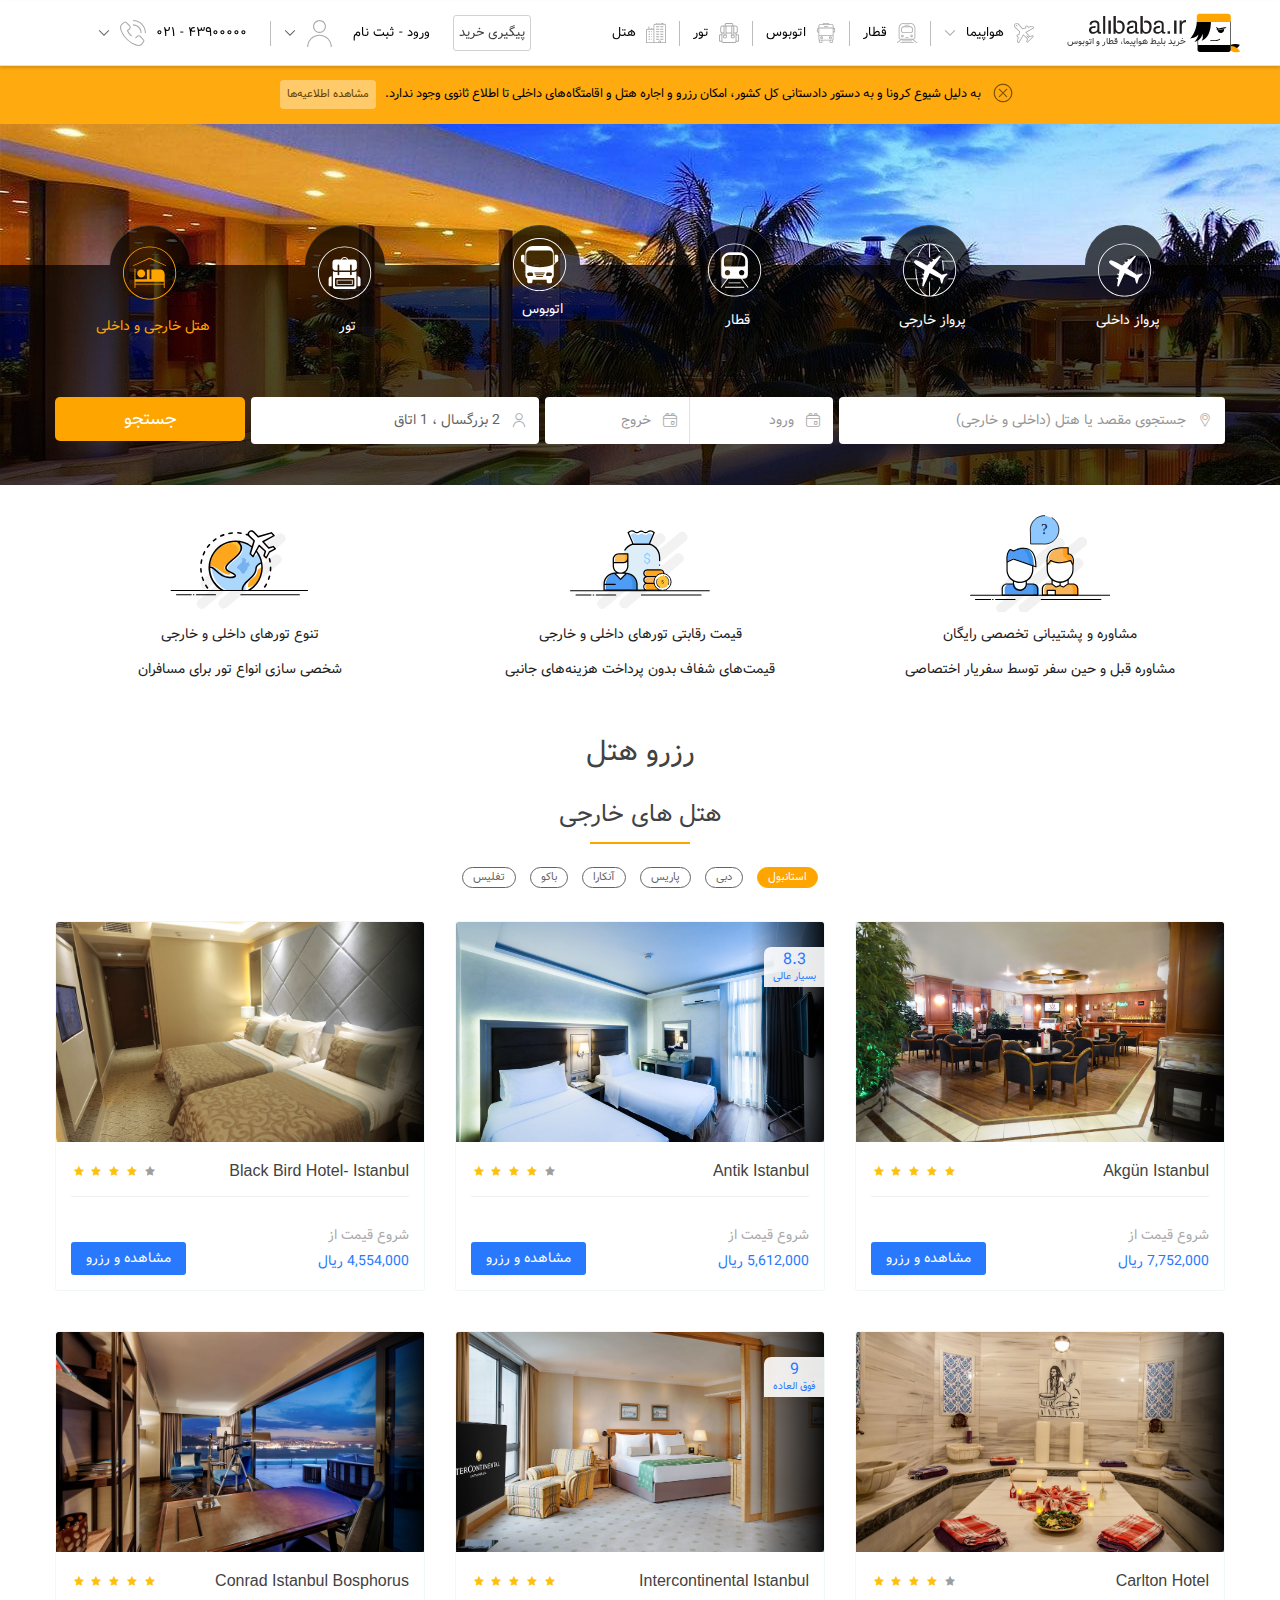
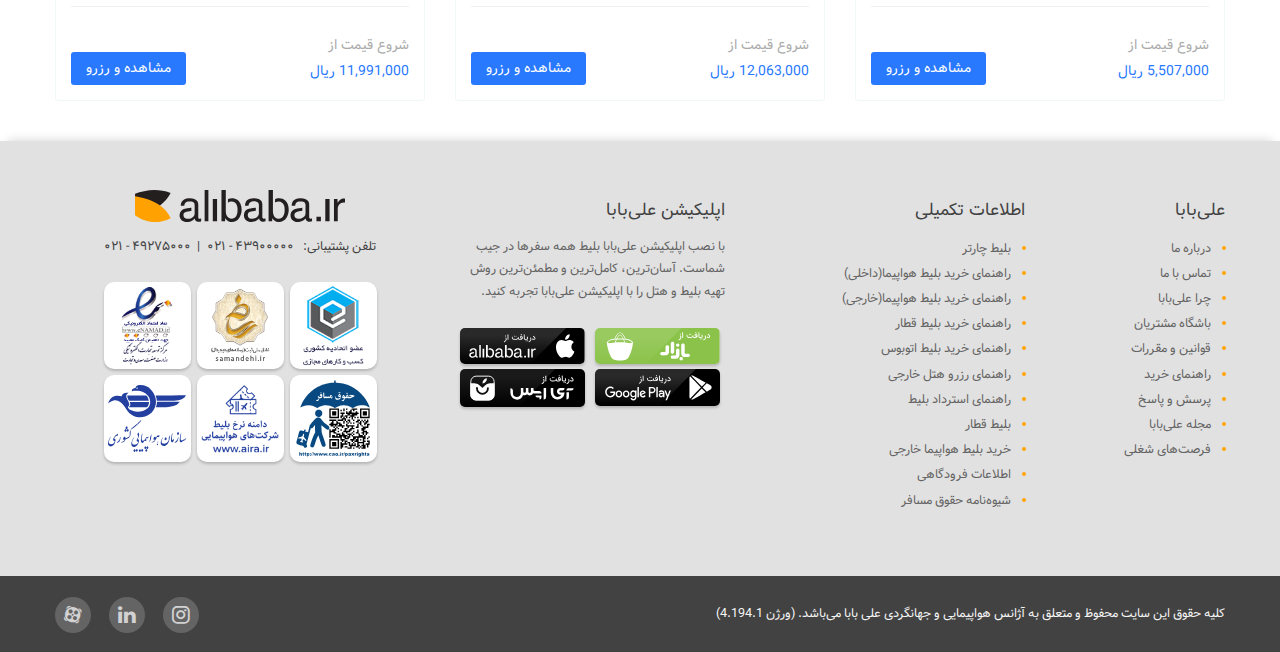
<file: HW3WP/index.html>
<html lang="fa">

<head>
    <title>صفحۀ اصلی | علی بابا</title>
    <link rel="stylesheet" href="./style.css">
</head>

<body class="home-page">
    <div>
        <div>
            <div>
                <!-- HEADER -->
                <div class="header-container">
                    <!-- ALERT -->
                    <div class="alibaba-maintenance">
                        <div class="alert text-center">
                            <span class="svg-icon ml-1">
                                <svg xmlns="http://www.w3.org/2000/svg" viewBox="0 0 36 36" fill="currentColor" class="alibaba-maintenance__close"><path d="M18 35c9.3888 0 17-7.6112 17-17S27.3888 1 18 1 1 8.6112 1 18s7.6112 17 17 17zm0 1C8.0589 36 0 27.9411 0 18S8.0589 0 18 0s18 8.0589 18 18-8.0589 18-18 18zm0-18.7071l7.1464-7.1465a.5.5 0 01.7072.7072L18.707 18l7.1465 7.1464a.5.5 0 01-.7072.7072L18 18.707l-7.1464 7.1465a.5.5 0 01-.7072-.7072L17.293 18l-7.1465-7.1464a.5.5 0 01.7072-.7072L18 17.293z"></path></svg>
                            </span>
                            <span class="mx-1">به دلیل شیوع کرونا و به دستور دادستانی کل کشور، امکان رزرو و اجاره هتل و اقامتگاه&zwnj;های داخلی تا اطلاع ثانوی وجود ندارد.
                                <a href="">مشاهده اطلاعیه&zwnj;ها</a>
                            </span>
                        </div>
                    </div>

                    <!-- WHITE HEADER -->
                    <header id="site-header" class="site-header">
                        <nav class="main-navigation">
                            <a href="index.html" class="logo-alibaba-home ml-3-sm inline-block">
                                <img src="images/mainlogo.svg" width="50" class="inline-block v-middle">
                                <div class="inline-block v-middle">
                                    <img src="images/logotype.svg" height="18" class="hidden-xs">
                                    <p class="hidden-xs m-0 w-bold">
                                        خرید بلیط هواپیما، قطار و اتوبوس
                                    </p>
                                </div>
                            </a>

                            <!--TICKETS-->
                            <ul class="main-navigation__list hidden-xs hidden-sm hidden-md">
                                <!--PLANE TICKET-->
                                <li class="main-navigation__item">
                                    <a href="" class="main-navigation__button">
                                        <svg viewBox="0 0 24 24" version="1.1" xmlns="http://www.w3.org/2000/svg" xmlns:xlink="http://www.w3.org/1999/xlink" class="main-navigation__icon"><g fill-rule="nonzero" transform="translate(-92.000000, 0.000000)"><path d="M98.2845949,14.7539881 L96.8317287,14.3907716 L96.0421506,15.1803497 C95.9932858,15.2292145 95.9932858,15.3084401 96.0421506,15.3573049 L97.7154427,17.030597 L96.614194,21.4355918 C96.5076803,21.8616466 96.6325169,22.3123464 96.9430551,22.6228846 L97.2355272,22.9153567 C97.3484083,23.0282378 97.5314247,23.0282378 97.6443058,22.9153567 C97.6624723,22.8971902 97.6781358,22.8766828 97.6908823,22.8543764 L103.053856,13.4691718 L109.04065,18.9770215 L107.835579,21.788852 C107.728972,22.0376029 107.78455,22.3261981 107.975917,22.5175645 C108.024781,22.5664293 108.104007,22.5664293 108.152872,22.5175645 L114.517547,16.1528893 C114.566412,16.1040245 114.566412,16.0247989 114.517547,15.9759341 C114.326181,15.7845677 114.037585,15.7289894 113.788834,15.8355969 L110.977004,17.0406671 L105.469154,11.0538739 L114.854359,5.6908998 C114.876665,5.67815333 114.897173,5.66248985 114.915339,5.64432332 C115.02822,5.53144223 115.02822,5.34842581 114.915339,5.23554472 L114.622867,4.94307259 C114.312329,4.63253444 113.861629,4.50769782 113.435574,4.61421152 L109.030579,5.71546022 L107.357287,4.04216812 C107.308423,3.99330328 107.229197,3.99330328 107.180332,4.04216812 L106.390754,4.83174623 L106.753971,6.28461244 L102.142152,7.4375671 L96.884435,1.72265737 C96.0477088,0.813172344 94.6321249,0.754189681 93.7226398,1.59091591 C93.6997805,1.61194654 93.6773615,1.63345088 93.6553974,1.65541493 C92.7815342,2.52927813 92.7815342,3.94609032 93.6553974,4.81995353 C93.6773615,4.84191758 93.6997805,4.86342191 93.7226398,4.88445255 L99.4375496,10.1421695 L98.2845949,14.7539881 Z M107.05427,11.2998445 L111.233689,15.8426915 L113.394915,14.9164519 C114.019509,14.6487689 114.744148,14.7883217 115.224654,15.2688273 C115.664043,15.7082164 115.664043,16.420607 115.224654,16.8599961 L108.859979,23.2246713 C108.420589,23.6640604 107.708199,23.6640604 107.26881,23.2246713 C106.788304,22.7441657 106.648751,22.0195262 106.916434,21.3949327 L107.842674,19.2337069 L103.299827,15.0542877 L98.5591254,23.3505154 C98.5022811,23.4499929 98.4324282,23.5414479 98.3514126,23.6224635 C97.8480072,24.1258689 97.0318258,24.1258689 96.5284204,23.6224635 L96.2359483,23.3299914 C95.6770298,22.7710729 95.452344,21.959886 95.6440515,21.1930562 L96.6079789,17.3373467 L95.3350438,16.0644117 C94.8956547,15.6250226 94.8956547,14.912632 95.3350438,14.4732429 L96.1306282,13.6776585 C96.3203889,13.4878978 96.5610685,13.3800898 96.8086859,13.3542345 L97.556988,13.54131 L98.3233364,10.4759164 L93.0455833,5.62038356 C93.0125082,5.58995446 92.9800703,5.55883996 92.9482906,5.52706031 C91.6839031,4.26267281 91.6839031,2.21269564 92.9482906,0.948308148 C92.9800703,0.916528492 93.0125082,0.885413998 93.0455833,0.854984896 C94.3615118,-0.355669327 96.4097118,-0.270327661 97.620366,1.04560084 L102.475899,6.32335396 L105.541292,5.55700556 L105.354217,4.80870346 C105.380072,4.56108606 105.48788,4.32040646 105.677641,4.13064574 L106.473225,3.33506134 C106.912615,2.89567221 107.625005,2.89567221 108.064394,3.33506134 L109.337329,4.60799638 L113.193039,3.64406902 C113.959868,3.45236156 114.771055,3.67704732 115.329974,4.23596581 L115.622446,4.52843794 C116.125851,5.03184332 116.125851,5.84802472 115.622446,6.3514301 C115.54143,6.43244569 115.449975,6.50229865 115.350498,6.55914295 L107.05427,11.2998445 Z M94.8535534,3.85355339 L95.8535534,2.85355339 C96.0488155,2.65829124 96.0488155,2.34170876 95.8535534,2.14644661 C95.6582912,1.95118446 95.3417088,1.95118446 95.1464466,2.14644661 L94.1464466,3.14644661 C93.9511845,3.34170876 93.9511845,3.65829124 94.1464466,3.85355339 C94.3417088,4.04881554 94.6582912,4.04881554 94.8535534,3.85355339 Z M109.853553,17.1464466 L107.853553,15.1464466 C107.658291,14.9511845 107.341709,14.9511845 107.146447,15.1464466 C106.951184,15.3417088 106.951184,15.6582912 107.146447,15.8535534 L109.146447,17.8535534 C109.341709,18.0488155 109.658291,18.0488155 109.853553,17.8535534 C110.048816,17.6582912 110.048816,17.3417088 109.853553,17.1464466 Z"></path></g></svg>
                                        <span class="mr-2">هواپیما</span>
                                        <svg fill="currentColor" width="12" height="12" xmlns="http://www.w3.org/2000/svg" viewBox="0 0 12 12" class="v-middle chevron mr-2"><g fill-rule="evenodd"><polygon fill-rule="nonzero" points="10.466 3.06 11.173 3.767 6.002 8.939 .83 3.767 1.537 3.06 6.002 7.524"></polygon></g></svg>
                                    </a>
                                </li>
                                <li class="line-border"></li>
                                <!--TRAIN TICKET-->
                                <li class="main-navigation__item">
                                    <a href="" class="main-navigation__button">
                                        <svg viewBox="0 0 24 24" version="1.1" xmlns="http://www.w3.org/2000/svg" xmlns:xlink="http://www.w3.org/1999/xlink" class="main-navigation__icon"><g fill-rule="nonzero" transform="translate(-76.000000, 0.000000)"><path d="M84.0000184,1 C81.2385947,1 79.0000184,3.23857625 79.0000184,6 L79.0000184,17 C79.0000184,18.1045695 79.8954489,19 81.0000184,19 L95.0000184,19 C96.1045879,19 97.0000184,18.1045695 97.0000184,17 L97.0000184,6 C97.0000184,3.23857625 94.7614422,1 92.0000184,1 L84.0000184,1 Z M84.0000184,0 L92.0000184,0 C95.3137269,0 98.0000184,2.6862915 98.0000184,6 L98.0000184,17 C98.0000184,18.6568542 96.6568727,20 95.0000184,20 L81.0000184,20 C79.3431642,20 78.0000184,18.6568542 78.0000184,17 L78.0000184,6 C78.0000184,2.6862915 80.6863099,0 84.0000184,0 Z M84.0000184,5 C82.8954489,5 82.0000184,5.8954305 82.0000184,7 L82.0000184,10 C82.0000184,10.5522847 82.4477337,11 83.0000184,11 L93.0000184,11 C93.5523032,11 94.0000184,10.5522847 94.0000184,10 L94.0000184,7 C94.0000184,5.8954305 93.1045879,5 92.0000184,5 L84.0000184,5 Z M84.0000184,4 L92.0000184,4 C93.6568727,4 95.0000184,5.34314575 95.0000184,7 L95.0000184,10 C95.0000184,11.1045695 94.1045879,12 93.0000184,12 L83.0000184,12 C81.8954489,12 81.0000184,11.1045695 81.0000184,10 L81.0000184,7 C81.0000184,5.34314575 82.3431642,4 84.0000184,4 Z M93.5000184,16 C93.7761608,16 94.0000184,15.7761424 94.0000184,15.5 C94.0000184,15.2238576 93.7761608,15 93.5000184,15 C93.223876,15 93.0000184,15.2238576 93.0000184,15.5 C93.0000184,15.7761424 93.223876,16 93.5000184,16 Z M93.5000184,17 C92.6715913,17 92.0000184,16.3284271 92.0000184,15.5 C92.0000184,14.6715729 92.6715913,14 93.5000184,14 C94.3284455,14 95.0000184,14.6715729 95.0000184,15.5 C95.0000184,16.3284271 94.3284455,17 93.5000184,17 Z M82.5000184,16 C82.7761608,16 83.0000184,15.7761424 83.0000184,15.5 C83.0000184,15.2238576 82.7761608,15 82.5000184,15 C82.223876,15 82.0000184,15.2238576 82.0000184,15.5 C82.0000184,15.7761424 82.223876,16 82.5000184,16 Z M82.5000184,17 C81.6715913,17 81.0000184,16.3284271 81.0000184,15.5 C81.0000184,14.6715729 81.6715913,14 82.5000184,14 C83.3284455,14 84.0000184,14.6715729 84.0000184,15.5 C84.0000184,16.3284271 83.3284455,17 82.5000184,17 Z M85.5000184,2 L90.5000184,2 C90.7761608,2 91.0000184,2.22385763 91.0000184,2.5 C91.0000184,2.77614237 90.7761608,3 90.5000184,3 L85.5000184,3 C85.223876,3 85.0000184,2.77614237 85.0000184,2.5 C85.0000184,2.22385763 85.223876,2 85.5000184,2 Z M86.5000184,17 L89.5000184,17 C89.7761608,17 90.0000184,17.2238576 90.0000184,17.5 C90.0000184,17.7761424 89.7761608,18 89.5000184,18 L86.5000184,18 C86.223876,18 86.0000184,17.7761424 86.0000184,17.5 C86.0000184,17.2238576 86.223876,17 86.5000184,17 Z M81.1876709,19.1095656 C81.4033019,18.9370608 81.717948,18.9720215 81.8904528,19.1876525 C82.0629576,19.4032834 82.0279969,19.7179296 81.8123659,19.8904344 L76.8123659,23.8904344 C76.596735,24.0629392 76.2820888,24.0279785 76.109584,23.8123475 C75.9370792,23.5967166 75.9720399,23.2820704 76.1876709,23.1095656 L81.1876709,19.1095656 Z M82.5000184,21 L93.5000184,21 C93.7761608,21 94.0000184,21.2238576 94.0000184,21.5 C94.0000184,21.7761424 93.7761608,22 93.5000184,22 L82.5000184,22 C82.223876,22 82.0000184,21.7761424 82.0000184,21.5 C82.0000184,21.2238576 82.223876,21 82.5000184,21 Z M80.5000184,23 L95.5000184,23 C95.7761608,23 96.0000184,23.2238576 96.0000184,23.5 C96.0000184,23.7761424 95.7761608,24 95.5000184,24 L80.5000184,24 C80.223876,24 80.0000184,23.7761424 80.0000184,23.5 C80.0000184,23.2238576 80.223876,23 80.5000184,23 Z M94.1876709,19.8904344 C93.9720399,19.7179296 93.9370792,19.4032834 94.109584,19.1876525 C94.2820888,18.9720215 94.596735,18.9370608 94.8123659,19.1095656 L99.8123659,23.1095656 C100.027997,23.2820704 100.062958,23.5967166 99.8904528,23.8123475 C99.717948,24.0279785 99.4033019,24.0629392 99.1876709,23.8904344 L94.1876709,19.8904344 Z"></path></g></svg>
                                        <span class="mr-2">قطار</span>
                                    </a>
                                </li>
                                <li class="line-border"></li>
                                <!--BUS TICKET-->
                                <li class="main-navigation__item">
                                    <a href="" class="main-navigation__button">
                                        <svg viewBox="0 0 30 33" version="1.1" xmlns="http://www.w3.org/2000/svg" xmlns:xlink="http://www.w3.org/1999/xlink" class="main-navigation__icon"><g stroke="none" stroke-width="1"><g transform="translate(-1138.000000, -1270.000000)" fill-rule="nonzero"><g transform="translate(1105.000000, 190.000000)"><g transform="translate(0.000000, 1009.000000)"><path d="M61.4695986,79.4076433 C62.4323386,79.4076433 63.1200101,80.1783439 62.9824758,81.1592357 L62.9824758,84.9426752 C62.9824758,85.8535032 62.2260372,86.6242038 61.3320643,86.6242038 L60.4380914,86.6242038 L60.4380914,97.4840764 C60.4380914,98.1847134 60.1630228,98.8152866 59.7504199,99.2356688 L59.7504199,102.038217 C59.7504199,103.089172 58.9252142,104 57.8249398,104 L55.8306926,104 C54.7991854,104 53.9052125,103.159236 53.9052125,102.038217 L53.9052125,99.9363057 L42.0772633,99.9363057 L42.0772633,102.038217 C42.0772633,103.089172 41.2520576,104 40.1517832,104 L38.157536,104 C37.1260288,104 36.2320559,103.159236 36.2320559,102.038217 L36.2320559,99.2356688 C35.819453,98.7452229 35.5443844,98.1847134 35.5443844,97.4840764 L35.5443844,86.6242038 L34.6504115,86.6242038 C33.7564386,86.6242038 33,85.8535032 33,84.9426752 L33,81.1592357 C33,80.2484076 33.7564386,79.477707 34.6504115,79.477707 L35.5443844,79.477707 L35.5443844,75.4840764 C35.5443844,74.1528662 36.6446588,73.0318471 37.9512345,73.0318471 L42.9712362,73.0318471 L42.9712362,72.3312102 C42.9712362,71.6305732 43.5901405,71 44.277812,71 L51.8421981,71 C52.5298696,71 53.1487739,71.6305732 53.1487739,72.3312102 L53.1487739,73.0318471 L58.1687756,73.0318471 C59.4753513,73.0318471 60.5756257,74.1528662 60.5756257,75.4840764 L60.5756257,79.4076433 L61.4695986,79.4076433 Z M59.2002827,97.4840764 L59.1315156,97.4840764 L59.1315156,92.1592357 L36.9197273,92.1592357 L36.9197273,97.4840764 C36.9197273,98.044586 37.4010974,98.5350318 37.9512345,98.5350318 L58.1687756,98.5350318 C58.7189127,98.5350318 59.2002827,98.044586 59.2002827,97.4840764 Z M36.9197273,90.7579618 L36.9197273,90.8280255 L59.1315156,90.8280255 L59.1315156,79.9681529 L36.9197273,79.9681529 L36.9197273,90.7579618 Z M44.3465791,72.3312102 L44.3465791,73.0318471 L51.7046638,73.0318471 L51.7046638,72.3312102 L44.3465791,72.3312102 Z M37.9512345,74.3630573 C37.4010974,74.3630573 36.9197273,74.8535032 36.9197273,75.4840764 L36.9197273,78.4968153 L59.1315156,78.4968153 L59.1315156,75.4140127 C59.1315156,74.8535032 58.6501456,74.3630573 58.1000084,74.3630573 L37.9512345,74.3630573 Z M34.6504115,85.2229299 L34.6504115,85.2929936 L35.5443844,85.2929936 L35.5443844,80.8789809 L34.6504115,80.8789809 C34.5128772,80.8789809 34.3753429,81.0191083 34.3753429,81.1592357 L34.3753429,84.9426752 C34.3753429,85.0828025 34.5128772,85.2229299 34.6504115,85.2229299 Z M40.7706875,102.038217 L40.8394547,102.038217 L40.8394547,99.9363057 C40.4268518,99.9363057 38.0200017,100.006369 37.6761659,99.9363057 L37.6761659,102.038217 C37.6761659,102.318471 37.8824674,102.598726 38.2263031,102.598726 L40.2205504,102.598726 C40.4956189,102.598726 40.7706875,102.388535 40.7706875,102.038217 Z M57.893707,102.598726 C58.2375427,102.598726 58.5126113,102.318471 58.5126113,102.038217 L58.5126113,99.9363057 C58.1000084,99.9363057 55.7619254,99.9363057 55.3493226,99.9363057 L55.3493226,102.038217 C55.3493226,102.318471 55.555624,102.598726 55.8994597,102.598726 L57.893707,102.598726 Z M61.7446672,84.9426752 L61.7446672,81.089172 C61.7446672,80.9490446 61.6071329,80.8089172 61.4695986,80.8089172 L60.5756257,80.8089172 L60.5756257,85.2229299 L61.4695986,85.2229299 C61.6071329,85.2229299 61.7446672,85.0828025 61.7446672,84.9426752 Z M55.3493226,97.9044586 C54.0427468,97.9044586 52.9424724,96.7834395 52.9424724,95.4522293 C52.9424724,94.1210191 54.0427468,93 55.3493226,93 C56.6558983,93 57.7561727,94.1210191 57.7561727,95.4522293 C57.7561727,96.7834395 56.6558983,97.9044586 55.3493226,97.9044586 Z M55.3493226,94.4012739 C54.7991854,94.4012739 54.3178154,94.8216561 54.3178154,95.4522293 C54.3178154,96.0127389 54.7991854,96.5031847 55.3493226,96.5031847 C55.8994597,96.5031847 56.3808297,96.0127389 56.3808297,95.4522293 C56.3808297,94.8917197 55.8994597,94.4012739 55.3493226,94.4012739 Z M40.7706875,97.9044586 C39.4641118,97.9044586 38.3638374,96.7834395 38.3638374,95.4522293 C38.3638374,94.1210191 39.4641118,93 40.7706875,93 C42.0772633,93 43.1775377,94.1210191 43.1775377,95.4522293 C43.1775377,96.7834395 42.0772633,97.9044586 40.7706875,97.9044586 Z M40.7706875,94.4012739 C40.2205504,94.4012739 39.7391803,94.8216561 39.7391803,95.4522293 C39.7391803,96.0127389 40.2205504,96.5031847 40.7706875,96.5031847 C41.3208247,96.5031847 41.8021947,96.0127389 41.8021947,95.4522293 C41.8021947,94.8917197 41.3208247,94.4012739 40.7706875,94.4012739 Z M45.1717849,77.3757962 C44.8279492,77.3757962 44.4841134,77.0955414 44.4841134,76.6751592 C44.4841134,76.2547771 44.759182,75.9745223 45.1717849,75.9745223 L50.879458,75.9745223 C51.2920609,75.9745223 51.5671295,76.2547771 51.5671295,76.6751592 C51.5671295,77.0955414 51.2920609,77.3757962 50.879458,77.3757962 L45.1717849,77.3757962 Z"></path></g></g></g></g></svg>
                                        <span class="mr-2">اتوبوس</span>
                                    </a>
                                </li>
                                <li class="line-border"></li>
                                <!--TOUR TICKET-->
                                <li class="main-navigation__item">
                                    <a href="" class="main-navigation__button">
                                        <svg viewBox="0 0 24 24" version="1.1" xmlns="http://www.w3.org/2000/svg" xmlns:xlink="http://www.w3.org/1999/xlink" class="main-navigation__icon"><g stroke="none" stroke-width="1" fill-rule="evenodd"><path d="M22.8758501,20.9356936 C22.8758501,21.1789179 22.6782238,21.3757376 22.4357914,21.3757376 L21.0004001,21.3757376 L21.0004001,14.7190719 L22.4357914,14.7190719 C22.6782238,14.7190719 22.8758501,14.9166917 22.8758501,15.1583158 L22.8758501,20.9356936 Z M18.7264969,22.8758876 L5.27350313,22.8758876 C4.67182291,22.8758876 4.18135751,22.4086409 4.13415122,21.8189819 C4.13415122,21.8173817 4.13495133,21.8157816 4.13415122,21.8141814 C4.13015069,21.7853785 4.12454994,21.7565757 4.12454994,21.7269727 L4.12454994,14.1566157 L4.12454994,12.5580558 C4.17735698,12.5612561 4.22936392,12.5628563 4.28137085,12.5628563 L5.4847313,12.5628563 L5.4847313,14.5438544 C5.27430324,14.7630763 5.10548073,15.019902 4.99026537,15.3055306 C4.97666356,15.3391339 4.9702627,15.3743374 4.95746099,15.4087409 C4.91985598,15.5167517 4.88225097,15.6239624 4.85904787,15.7383738 C4.82864382,15.890389 4.81264169,16.0464046 4.81264169,16.2040204 C4.81264169,17.529753 5.8919856,18.609861 7.21856247,18.609861 C8.54513935,18.609861 9.62528337,17.529753 9.62528337,16.2040204 C9.62528337,16.0464046 9.60848113,15.890389 9.57807708,15.7383738 C9.55567409,15.6239624 9.51806908,15.5167517 9.47966396,15.4087409 C9.46766235,15.3743374 9.4612615,15.3391339 9.44765969,15.3055306 C9.33164422,15.019902 9.16282171,14.7630763 8.95319376,14.5438544 L8.95319376,12.5628563 L14.8011735,12.5628563 L14.8011735,14.5438544 C14.5915455,14.7630763 14.422723,15.019902 14.3067076,15.3055306 C14.2931057,15.3391339 14.2867049,15.3743374 14.2747033,15.4087409 C14.2362982,15.5167517 14.1986932,15.6239624 14.1762902,15.7383738 C14.1458861,15.890389 14.1290839,16.0464046 14.1290839,16.2040204 C14.1290839,17.529753 15.2084278,18.609861 16.5350047,18.609861 C17.8623817,18.609861 18.9417256,17.529753 18.9417256,16.2040204 C18.9417256,16.0464046 18.9257234,15.890389 18.8945193,15.7383738 C18.8721163,15.6239624 18.8345113,15.5167517 18.7961061,15.4087409 C18.7841045,15.3743374 18.7777037,15.3391339 18.7641019,15.3055306 C18.6488865,15.019902 18.480064,14.7622762 18.269636,14.5438544 L18.269636,12.5628563 L19.7194293,12.5628563 C19.7706361,12.5628563 19.8234431,12.5612561 19.8754501,12.5580558 L19.8754501,14.1566157 L19.8754501,21.7269727 C19.8754501,21.7525753 19.8690492,21.7773777 19.867449,21.8021802 C19.8650487,21.8205821 19.8626484,21.8381838 19.8586478,21.8677868 C19.8586478,21.8725873 19.860248,21.8765877 19.8594479,21.8821882 C19.7834378,22.4414441 19.3073743,22.8758876 18.7264969,22.8758876 Z M1.12494999,20.9356936 L1.12494999,15.1583158 C1.12494999,14.9166917 1.32177624,14.7190719 1.56420856,14.7190719 L2.99959995,14.7190719 L2.99959995,21.3757376 L1.56420856,21.3757376 C1.32177624,21.3757376 1.12494999,21.1789179 1.12494999,20.9356936 Z M2.62434991,5.78137814 C2.62434991,4.86768677 3.36764902,4.12521252 4.28137085,4.12521252 L5.4847313,4.12521252 L5.4847313,11.4379438 L4.28137085,11.4379438 C4.18935858,11.4379438 4.10134685,11.4251425 4.01333511,11.4107411 C3.92692359,11.3947395 3.83891185,11.3707371 3.74609948,11.3387339 C3.74209895,11.3379338 3.73889852,11.3387339 3.73489799,11.3379338 C3.09081211,11.1107111 2.62434991,10.5026503 2.62434991,9.78177818 L2.62434991,5.78137814 Z M8.02747033,1.9049905 C8.02747033,1.47454745 8.37711695,1.12571257 8.80677424,1.12571257 L15.1932258,1.12571257 C15.6236832,1.12571257 15.9725297,1.47454745 15.9725297,1.9049905 L15.9725297,3.00030003 L15.3636485,3.00030003 L8.39071876,3.00030003 L8.02747033,3.00030003 L8.02747033,1.9049905 Z M17.144686,12.0004 L17.144686,13.8765877 C17.130284,13.8725873 17.115082,13.8749875 17.09988,13.8709871 C16.9182558,13.8269827 16.7302307,13.7973797 16.5350047,13.7973797 C16.3397786,13.7973797 16.1533538,13.8269827 15.9709295,13.8709871 C15.9565275,13.8749875 15.9405254,13.8725873 15.9253234,13.8765877 L15.9253234,12.0004 L15.9253234,4.12521252 L16.5350047,4.12521252 L17.144686,4.12521252 L17.144686,12.0004 Z M15.285238,15.929593 C15.2868382,15.9247925 15.2884385,15.919992 15.2900387,15.9159916 C15.3540472,15.650365 15.502867,15.4063406 15.7236965,15.2239224 C15.7236965,15.2239224 15.7236965,15.2231223 15.7244966,15.2231223 C15.8901187,15.0855086 16.1645553,14.9222922 16.5350047,14.9222922 C16.9062542,14.9222922 17.1814909,15.0855086 17.3471129,15.2231223 C17.3479131,15.2231223 17.3479131,15.2239224 17.3479131,15.2239224 C17.5679424,15.4063406 17.7175623,15.650365 17.7815709,15.9159916 C17.782371,15.919992 17.7847713,15.9247925 17.7863715,15.929593 C17.8063742,16.0184018 17.8167756,16.1112111 17.8167756,16.2040204 C17.8167756,16.909691 17.242299,17.4849485 16.5350047,17.4849485 C15.8285105,17.4849485 15.2540339,16.909691 15.2540339,16.2040204 C15.2540339,16.1112111 15.2644353,16.0184018 15.285238,15.929593 Z M8.95319376,11.4379438 L14.8011735,11.4379438 L14.8011735,4.12521252 L8.95319376,4.12521252 L8.95319376,11.4379438 Z M5.96879584,15.929593 C5.96959595,15.9247925 5.97199627,15.919992 5.97279637,15.9159916 C6.03680491,15.650365 6.18642486,15.4063406 6.40645419,15.2239224 L6.4072543,15.2231223 C6.57287638,15.0855086 6.84811308,14.9222922 7.21856247,14.9222922 C7.58981197,14.9222922 7.86424857,15.0855086 8.03067076,15.2231223 C8.03067076,15.2231223 8.03067076,15.2239224 8.03067076,15.2239224 C8.2515002,15.4063406 8.40112015,15.650365 8.46432858,15.9159916 C8.46592879,15.919992 8.46832911,15.9247925 8.46912922,15.929593 C8.48993199,16.0184018 8.50033338,16.1112111 8.50033338,16.2040204 C8.50033338,16.909691 7.92505667,17.4849485 7.21856247,17.4849485 C6.51206828,17.4849485 5.93759168,16.909691 5.93759168,16.2040204 C5.93759168,16.1112111 5.94799307,16.0184018 5.96879584,15.929593 Z M6.60888118,4.12521252 L7.46499533,4.12521252 L7.82824377,4.12521252 L7.82824377,12.0004 L7.82824377,13.8765877 C7.81384185,13.8725873 7.79783971,13.8749875 7.78343779,13.8709871 C7.60181358,13.8269827 7.41378851,13.7973797 7.21856247,13.7973797 C7.02333644,13.7973797 6.83611148,13.8269827 6.65448726,13.8709871 C6.64008534,13.8749875 6.62408321,13.8725873 6.60888118,13.8765877 L6.60888118,12.0004 L6.60888118,4.12521252 Z M21.3756501,5.78137814 L21.3756501,9.78177818 C21.3756501,10.5026503 20.909988,11.1107111 20.265102,11.3379338 C20.2611015,11.3387339 20.2579011,11.3379338 20.2547006,11.3387339 C20.1610881,11.3707371 20.0730764,11.3947395 19.987465,11.4107411 C19.8994533,11.4251425 19.8106414,11.4379438 19.7194293,11.4379438 L18.269636,11.4379438 L18.269636,4.12521252 L19.7194293,4.12521252 C20.632351,4.12521252 21.3756501,4.86768677 21.3756501,5.78137814 Z M22.4357914,13.5941594 L21.0004001,13.5941594 L21.0004001,12.2356236 C21.8877184,11.769977 22.5006001,10.8514851 22.5006001,9.78177818 L22.5006001,5.78137814 C22.5006001,4.24762476 21.2532338,3.00030003 19.7194293,3.00030003 L17.707161,3.00030003 L17.0974797,3.00030003 L17.0974797,1.9049905 C17.0974797,0.854485449 16.2437658,0 15.1932258,0 L8.80677424,0 C7.75703427,0 6.90252034,0.854485449 6.90252034,1.9049905 L6.90252034,3.00030003 L6.04720629,3.00030003 L4.28137085,3.00030003 C2.74756634,3.00030003 1.50020003,4.24762476 1.50020003,5.78137814 L1.50020003,9.78177818 C1.50020003,10.8514851 2.11308174,11.769977 2.99959995,12.2356236 L2.99959995,13.5941594 L1.56420856,13.5941594 C0.701693559,13.5941594 0,14.2958296 0,15.1583158 L0,20.9356936 C0,21.7989799 0.701693559,22.5006501 1.56420856,22.5006501 L3.14441926,22.5006501 C3.46206161,23.3727373 4.29257234,24 5.27350313,24 L18.7264969,24 C19.7074277,24 20.5379384,23.3727373 20.8563809,22.5006501 L22.4357914,22.5006501 C23.2983064,22.5006501 24,21.7989799 24,20.9356936 L24,15.1583158 C24,14.2958296 23.2983064,13.5941594 22.4357914,13.5941594 Z"></path></g></svg>
                                        <span class="mr-2">تور</span>
                                    </a>
                                </li>
                                <li class="line-border"></li>
                                <!--HOTEL TICKET-->
                                <li class="main-navigation__item">
                                    <a href="" class="main-navigation__button">
                                        <svg viewBox="0 0 24 24" version="1.1" xmlns="http://www.w3.org/2000/svg" xmlns:xlink="http://www.w3.org/1999/xlink" width="20px" height="20px" class="main-navigation__icon"><g transform="translate(-44.000000, 0.000000)"><path d="M54,23 L67,23 L67,3 C67,2.44771525 66.5522847,2 66,2 L55,2 C54.4477153,2 54,2.44771525 54,3 L54,23 Z M55,1 L66,1 C67.1045695,1 68,1.8954305 68,3 L68,24 L53,24 L53,3 C53,1.8954305 53.8954305,1 55,1 Z M59.5,0 C59.7761424,-5.07265313e-17 60,0.223857625 60,0.5 L60,1.5 C60,1.77614237 59.7761424,2 59.5,2 C59.2238576,2 59,1.77614237 59,1.5 L59,0.5 C59,0.223857625 59.2238576,5.07265313e-17 59.5,0 Z M56.5,0 C56.7761424,-5.07265313e-17 57,0.223857625 57,0.5 L57,1.5 C57,1.77614237 56.7761424,2 56.5,2 C56.2238576,2 56,1.77614237 56,1.5 L56,0.5 C56,0.223857625 56.2238576,5.07265313e-17 56.5,0 Z M63,0 L64,0 C64.5522847,-1.01453063e-16 65,0.44771525 65,1 C65,1.55228475 64.5522847,2 64,2 L63,2 C62.4477153,2 62,1.55228475 62,1 C62,0.44771525 62.4477153,1.01453063e-16 63,0 Z M61,24 L61,22.5 C61,22.2238576 60.7761424,22 60.5,22 C60.2238576,22 60,22.2238576 60,22.5 L60,24 L59,24 L59,22.5 C59,21.6715729 59.6715729,21 60.5,21 C61.3284271,21 62,21.6715729 62,22.5 L62,24 L61,24 Z M56.5,4 L59.5,4 C59.7761424,4 60,4.22385763 60,4.5 C60,4.77614237 59.7761424,5 59.5,5 L56.5,5 C56.2238576,5 56,4.77614237 56,4.5 C56,4.22385763 56.2238576,4 56.5,4 Z M61.5,4 L64.5,4 C64.7761424,4 65,4.22385763 65,4.5 C65,4.77614237 64.7761424,5 64.5,5 L61.5,5 C61.2238576,5 61,4.77614237 61,4.5 C61,4.22385763 61.2238576,4 61.5,4 Z M56.5,7 L59.5,7 C59.7761424,7 60,7.22385763 60,7.5 C60,7.77614237 59.7761424,8 59.5,8 L56.5,8 C56.2238576,8 56,7.77614237 56,7.5 C56,7.22385763 56.2238576,7 56.5,7 Z M61.5,7 L64.5,7 C64.7761424,7 65,7.22385763 65,7.5 C65,7.77614237 64.7761424,8 64.5,8 L61.5,8 C61.2238576,8 61,7.77614237 61,7.5 C61,7.22385763 61.2238576,7 61.5,7 Z M56.5,10 L59.5,10 C59.7761424,10 60,10.2238576 60,10.5 C60,10.7761424 59.7761424,11 59.5,11 L56.5,11 C56.2238576,11 56,10.7761424 56,10.5 C56,10.2238576 56.2238576,10 56.5,10 Z M61.5,10 L64.5,10 C64.7761424,10 65,10.2238576 65,10.5 C65,10.7761424 64.7761424,11 64.5,11 L61.5,11 C61.2238576,11 61,10.7761424 61,10.5 C61,10.2238576 61.2238576,10 61.5,10 Z M56.5,13 L59.5,13 C59.7761424,13 60,13.2238576 60,13.5 C60,13.7761424 59.7761424,14 59.5,14 L56.5,14 C56.2238576,14 56,13.7761424 56,13.5 C56,13.2238576 56.2238576,13 56.5,13 Z M61.5,13 L64.5,13 C64.7761424,13 65,13.2238576 65,13.5 C65,13.7761424 64.7761424,14 64.5,14 L61.5,14 C61.2238576,14 61,13.7761424 61,13.5 C61,13.2238576 61.2238576,13 61.5,13 Z M56.5,16 L59.5,16 C59.7761424,16 60,16.2238576 60,16.5 C60,16.7761424 59.7761424,17 59.5,17 L56.5,17 C56.2238576,17 56,16.7761424 56,16.5 C56,16.2238576 56.2238576,16 56.5,16 Z M61.5,16 L64.5,16 C64.7761424,16 65,16.2238576 65,16.5 C65,16.7761424 64.7761424,17 64.5,17 L61.5,17 C61.2238576,17 61,16.7761424 61,16.5 C61,16.2238576 61.2238576,16 61.5,16 Z M56.5,19 L59.5,19 C59.7761424,19 60,19.2238576 60,19.5 C60,19.7761424 59.7761424,20 59.5,20 L56.5,20 C56.2238576,20 56,19.7761424 56,19.5 C56,19.2238576 56.2238576,19 56.5,19 Z M61.5,19 L64.5,19 C64.7761424,19 65,19.2238576 65,19.5 C65,19.7761424 64.7761424,20 64.5,20 L61.5,20 C61.2238576,20 61,19.7761424 61,19.5 C61,19.2238576 61.2238576,19 61.5,19 Z M45,23 L53,23 L53,8 L46,8 C45.4477153,8 45,8.44771525 45,9 L45,23 Z M46,7 L54,7 L54,24 L44,24 L44,9 C44,7.8954305 44.8954305,7 46,7 Z M47.5,4 C47.7761424,4 48,4.22385763 48,4.5 L48,7.5 C48,7.77614237 47.7761424,8 47.5,8 C47.2238576,8 47,7.77614237 47,7.5 L47,4.5 C47,4.22385763 47.2238576,4 47.5,4 Z M50.5,6 C50.7761424,6 51,6.22385763 51,6.5 L51,7.5 C51,7.77614237 50.7761424,8 50.5,8 C50.2238576,8 50,7.77614237 50,7.5 L50,6.5 C50,6.22385763 50.2238576,6 50.5,6 Z M50.5,10 C50.7761424,10 51,10.2238576 51,10.5 C51,10.7761424 50.7761424,11 50.5,11 C50.2238576,11 50,10.7761424 50,10.5 C50,10.2238576 50.2238576,10 50.5,10 Z M47.5,10 L48.5,10 C48.7761424,10 49,10.2238576 49,10.5 C49,10.7761424 48.7761424,11 48.5,11 L47.5,11 C47.2238576,11 47,10.7761424 47,10.5 C47,10.2238576 47.2238576,10 47.5,10 Z M47.5,13 L48.5,13 C48.7761424,13 49,13.2238576 49,13.5 C49,13.7761424 48.7761424,14 48.5,14 L47.5,14 C47.2238576,14 47,13.7761424 47,13.5 C47,13.2238576 47.2238576,13 47.5,13 Z M50.5,13 C50.7761424,13 51,13.2238576 51,13.5 C51,13.7761424 50.7761424,14 50.5,14 C50.2238576,14 50,13.7761424 50,13.5 C50,13.2238576 50.2238576,13 50.5,13 Z M47.5,16 L48.5,16 C48.7761424,16 49,16.2238576 49,16.5 C49,16.7761424 48.7761424,17 48.5,17 L47.5,17 C47.2238576,17 47,16.7761424 47,16.5 C47,16.2238576 47.2238576,16 47.5,16 Z M50.5,16 C50.7761424,16 51,16.2238576 51,16.5 C51,16.7761424 50.7761424,17 50.5,17 C50.2238576,17 50,16.7761424 50,16.5 C50,16.2238576 50.2238576,16 50.5,16 Z M47.5,19 L48.5,19 C48.7761424,19 49,19.2238576 49,19.5 C49,19.7761424 48.7761424,20 48.5,20 L47.5,20 C47.2238576,20 47,19.7761424 47,19.5 C47,19.2238576 47.2238576,19 47.5,19 Z M50.5,19 C50.7761424,19 51,19.2238576 51,19.5 C51,19.7761424 50.7761424,20 50.5,20 C50.2238576,20 50,19.7761424 50,19.5 C50,19.2238576 50.2238576,19 50.5,19 Z"></path></g></svg>
                                        <span class="mr-2">هتل</span>
                                    </a>
                                </li>
                            </ul>

                            <!-- HEADER LEFT -->
                            <ul class="main-navigation__list mr-auto">
                                <!-- FOLLOW UP -->
                                <li class="main-navigation__item">
                                    <a href="" id="followUp" class="btn-order-follow ml-2-sm">
                                        <span>پیگیری خرید</span>
                                    </a>
                                </li>
                                <!-- USER -->
                                <li class="main-navigation__item login">
                                    <button aria-label="User" type="button" data-test="headerUserButton" class="main-navigation__button">
                                        <span class="hidden-xs ml-2-md login-label rtl">ورود - ثبت نام</span>
                                        <a href="login.html">
                                            <svg width="27px" height="27px" viewBox="0 0 24 24" version="1.1" xmlns="http://www.w3.org/2000/svg" xmlns:xlink="http://www.w3.org/1999/xlink" class="mx-1 mx-2-md"><g fill="currentColor" fill-rule="nonzero"><path d="M12,10.5 C14.6233526,10.5 16.75,8.37335256 16.75,5.75 C16.75,3.12664744 14.6233526,1 12,1 C9.37664744,1 7.25,3.12664744 7.25,5.75 C7.25,8.37335256 9.37664744,10.5 12,10.5 Z M12,11.5 C8.82436269,11.5 6.25,8.92563731 6.25,5.75 C6.25,2.57436269 8.82436269,0 12,0 C15.1756373,0 17.75,2.57436269 17.75,5.75 C17.75,8.92563731 15.1756373,11.5 12,11.5 Z M22,24 C22,18.4771525 17.5228475,14 12,14 C6.4771525,14 2,18.4771525 2,24 L1,24 C1,17.9248678 5.92486775,13 12,13 C18.0751322,13 23,17.9248678 23,24 L22.5,24 L22,24 Z"></path></g></svg>
                                        </a>
                                        <svg fill="#626262" width="12" height="12" xmlns="http://www.w3.org/2000/svg" viewBox="0 0 12 12" class="v-middle chevron hidden-xs hidden-sm"><g fill-rule="evenodd"><polygon fill-rule="nonzero" points="10.466 3.06 11.173 3.767 6.002 8.939 .83 3.767 1.537 3.06 6.002 7.524"></polygon></g></svg>
                                    </button>
                                </li>
                                <li class="hidden-xs line-border"></li>
                                <!-- SUPPORT -->
                                <li class="main-navigation__item support hidden-xs">
                                    <button aria-label="Support" type="button" class="main-navigation__button">
                                        <span class="hidden-xs text ltr">۰۲۱ - ۴۳۹۰۰۰۰۰</span>
                                        <svg width="26px" viewBox="0 0 24 24" version="1.1" xmlns="http://www.w3.org/2000/svg" xmlns:xlink="http://www.w3.org/1999/xlink" class="mx-1 mx-2-md"><g fill="currentColor" fill-rule="nonzero"><path d="M21.0771321,18.3665378 L18.2763943,15.5632233 C17.9649685,15.2398625 17.6268001,15.0849627 17.2812515,15.0849627 C16.9327187,15.0849627 16.5834299,15.2417028 16.2505079,15.5736915 L14.6458381,17.1688073 L13.9398822,16.4599129 L15.5445519,14.8647971 C16.0574369,14.3533472 16.656649,14.0849627 17.2812515,14.0849627 C17.910932,14.0849627 18.505066,14.3584111 18.9976387,14.8698609 L21.7854985,17.6600476 C22.2983835,18.1664336 22.5675211,18.7690329 22.5675211,19.3969515 C22.5675211,20.0198063 20.5159813,22.3998203 20.2316094,22.7441628 C19.459743,23.5796996 18.4745976,24 17.3015637,24 C17.2000023,24 17.0882848,23.9949361 16.9816454,23.9898723 C15.2398678,23.8784674 13.6809007,23.2252295 12.5129448,22.6732688 C9.45594739,21.1996856 6.77980511,19.1083115 4.55561097,16.4599129 C2.72242812,14.2621978 1.49353546,12.2113346 0.670888312,9.99842789 C0.335735769,9.09706087 -0.10097815,7.71969102 0.0208955021,6.24104399 C0.102144603,5.32448538 0.472843628,4.53452326 1.12283644,3.88634922 C3.0186488,2.22540324 4.17306311,1.39493024 4.58607938,1.39493024 C5.20560378,1.39493024 5.79465976,1.65318709 6.28723244,2.13931762 C6.61730691,2.4431492 6.93722525,2.76723622 7.24190938,3.08119553 C7.39425144,3.24323904 7.55674964,3.40528255 7.71416978,3.5622622 L9.10048257,4.9446959 C10.166877,6.00810644 10.166877,7.38547628 9.10048257,8.44888682 C8.95829664,8.59067489 8.81611071,8.73752683 8.67392479,8.8793149 C8.29814769,9.25910438 7.91221446,9.65408543 7.49581282,10.0338749 C7.80557502,10.717496 8.2321328,11.3909893 8.8668914,12.1910791 C9.56392138,13.0451111 10.2767623,13.7959428 11.0176495,14.4550129 L10.3520601,15.2018698 C9.57140028,14.5074193 8.82196394,13.718421 8.08250367,12.8122501 C7.40282469,11.9555398 6.93171231,11.2136897 6.58398842,10.4462901 L6.28427926,9.78485535 L6.82098642,9.29533823 C7.0009295,9.13121667 7.18520696,8.95470097 7.39533473,8.74652181 C7.48164659,8.66101036 7.57115336,8.57135067 7.67870769,8.46285016 C7.82022942,8.31984257 7.82022942,8.31984257 7.96684523,8.17153912 C8.02329765,8.11524466 8.06826274,8.06980487 8.17388276,7.9626043 C8.28154163,7.85332487 8.33136716,7.80297331 8.39340302,7.74111104 C9.0680244,7.06837734 9.0680244,6.32520538 8.39340302,5.65247168 L7.00709023,4.27003798 C6.76074465,4.02438171 6.64890704,3.91107264 6.52331261,3.7772965 C6.14554011,3.38802387 5.87869996,3.12299051 5.58383285,2.8507441 C5.27265048,2.54363155 4.93299153,2.39493024 4.58607938,2.39493024 C4.45610669,2.51364795 4.25001279,2.64611233 3.99536563,2.8293027 C3.44852966,3.2226905 2.70866895,3.82700723 1.82991599,4.594125 C1.34566173,5.07702426 1.07829803,5.64794933 1.01842838,6.32311372 C0.931443641,7.37846675 1.15205884,8.42088665 1.60917116,9.65025515 C2.3929015,11.7584763 3.56652089,13.7121346 5.32236583,15.8171417 C7.45758872,18.3596002 10.0214465,20.3619696 12.9409271,21.7692976 C14.4974753,22.504902 15.7302981,22.9077884 17.029164,22.9909999 C17.1662786,22.9975109 17.2370018,23 17.3015637,23 C18.1997284,23 18.9167937,22.6930162 19.4595688,22.1077386 C19.4709508,22.0939562 19.7624566,21.7468668 19.8945615,21.5874479 C20.1434327,21.2871202 20.3754642,21.0000153 20.5931331,20.7203293 C20.6743807,20.615933 20.752179,20.5143898 20.8262253,20.4159888 C21.0824806,20.0754477 21.2876867,19.7805962 21.4279492,19.5485498 C21.4886141,19.4481876 21.5341801,19.3642723 21.5628082,19.3022444 C21.5370159,18.9819706 21.3796058,18.6652083 21.0771321,18.3665378 Z M11.9890877,-4.4408921e-16 C18.6225314,-4.4408921e-16 24,5.372583 24,12 L22.9990906,12 C22.9990906,5.92486775 18.0697444,1 11.9890877,1 L11.9890877,-4.4408921e-16 Z M11.9890877,5 L11.9890877,4 C16.4113835,4 19.9963626,7.581722 19.9963626,12 L18.9954532,12 C18.9954532,8.13400675 15.8585965,5 11.9890877,5 Z"></path></g></svg>
                                        <svg fill="#626262" width="12" height="12" xmlns="http://www.w3.org/2000/svg" viewBox="0 0 12 12" class="v-middle chevron hidden-xs hidden-sm"><g fill-rule="evenodd"><polygon fill-rule="nonzero" points="10.466 3.06 11.173 3.767 6.002 8.939 .83 3.767 1.537 3.06 6.002 7.524"></polygon></g></svg>
                                    </button>
                                </li>
                            </ul>
                        </nav>
                    </header>
                </div>

                <!-- PAGE CONTENTS -->
                <div>
                    <!-- SEARCH BAR -->
                    <section id="search-panels" class="searchPanel search-panels">
                        <div class="searchPanel-cover"></div>
                        <div class="panels">
                            <div class="container">
                                <!-- PICKER -->
                                <ul class="searchPanel-segment">
                                    <!-- NATIONAL -->
                                    <li class="col-xs-4 col-md-2">
                                        <a href="">
                                            <div class="svg-icon-wrapper">
                                                <svg version="1.1" xmlns="http://www.w3.org/2000/svg" width="64" height="64" viewBox="0 0 64 64"><path fill="currentColor" d="M32 62.933c-17.084 0-30.933-13.849-30.933-30.933s13.849-30.933 30.933-30.933c17.084 0 30.933 13.849 30.933 30.933s-13.849 30.933-30.933 30.933zM32 64c17.673 0 32-14.327 32-32s-14.327-32-32-32c-17.673 0-32 14.327-32 32s14.327 32 32 32zM47.38 47.995l1.499-5.119c0.449-0.78 0.835-1.636 1.424-2.326 0.679-0.796 1.75-1.882 3.212-3.258 0.213-0.2 0.223-0.536 0.023-0.749-0.035-0.038-0.076-0.070-0.121-0.096l-0.228-0.132c-0.25-0.144-0.547-0.181-0.825-0.102-2.574 0.731-4.525 1.267-5.852 1.607-3.709-2.602-7.483-5.121-11.342-7.508 1.146-1.978 2.557-3.772 3.915-5.609 2.065-2.794 4.152-5.662 6.262-8.602v0c0.261-0.364 0.178-0.87-0.186-1.131-0.022-0.015-0.044-0.030-0.067-0.043-0.47-0.272-1.057-0.237-1.491 0.088-2.57 1.922-4.5 3.414-5.791 4.475l-1.173-0.647c-0.427-0.247-0.945-0.151-1.155 0.213s-0.035 0.86 0.393 1.107l0.65 0.375-2.526 2.060-1.195-0.69c-0.428-0.246-0.945-0.151-1.156 0.213-0.21 0.365-0.034 0.86 0.393 1.107l0.698 0.403c-2.508 2.070-1.255 1.034-3.758 3.109-1.548-0.894-11.339-6.389-13.253-6.371-0.873 0.008-1.796 0.253-2.207 0.965s-0.161 1.633 0.268 2.393c0.666 0.989 1.978 1.82 2.931 2.493 2.961 2.092 6.096 3.942 9.213 5.798-0.208 0.603-0.021-0.007-0.187 1.151-0.176 1.231-0.417 2.446-0.591 3.679l-0.735-0.425c-0.427-0.247-0.944-0.152-1.155 0.213s-0.034 0.86 0.393 1.107l1.24 0.716-0.515 3.221-0.701-0.404c-0.427-0.247-0.945-0.151-1.155 0.213s-0.035 0.86 0.393 1.107l1.218 0.703c-0.25 1.652-0.595 4.066-1.034 7.243-0.074 0.536 0.184 1.063 0.652 1.333 0.388 0.224 0.884 0.091 1.107-0.297 0.013-0.023 0.025-0.046 0.036-0.070l7.225-15.915c3.983 2.235 8.114 4.205 12.218 6.19 0.316 1.303 0.809 3.22 1.479 5.753 0.073 0.275 0.252 0.509 0.498 0.651l0.235 0.136c0.269 0.155 0.612 0.063 0.768-0.206 0.022-0.039 0.040-0.080 0.053-0.123z"></path></svg>
                                            </div>
                                            <p class="tabs-title mb-1">
                                                پرواز داخلی
                                            </p>
                                        </a>
                                    </li>
                                    <!-- INTERNATIONAL -->
                                    <li class="col-xs-4 col-md-2">
                                        <a href="" data-test="international-link" class="">
                                            <div class="svg-icon-wrapper">
                                                <svg version="1.1" xmlns="http://www.w3.org/2000/svg" width="64" height="64" viewBox="0 0 64 64"><path fill="currentColor" d="M47.992 33.007c0.338-0.093 0.695-0.192 1.071-0.297 0.003-0.236 0.004-0.473 0.004-0.71 0-3.542-0.307-6.949-0.873-10.133h13.042c1.1 3.175 1.698 6.584 1.698 10.133s-0.598 6.959-1.698 10.133h-6.582c-0.408 0.414-0.743 0.77-1.002 1.067h7.192c-3.885 9.997-12.817 17.475-23.668 19.302 3.162-1.885 5.925-5.45 7.989-10.136-0.251-0.093-0.498-0.209-0.738-0.347l-0.219-0.126c-2.855 6.511-7.058 10.721-11.675 11.023v-17.889l-1.067 2.35v15.539c-3.66-0.24-7.059-2.935-9.734-7.286-0.035-0.019-0.071-0.039-0.106-0.060-1.971-1.139-3.056-3.357-2.744-5.612 0.012-0.084 0.023-0.166 0.034-0.249-0.734-2.007-1.348-4.19-1.82-6.51h1.264c-0.1-0.346-0.163-0.704-0.186-1.067h-1.284c-0.576-3.171-0.891-6.579-0.891-10.133 0-0.367 0.003-0.733 0.010-1.097-0.357-0.238-0.706-0.474-1.050-0.712-0.018 0.599-0.027 1.202-0.027 1.809 0 3.542 0.307 6.949 0.873 10.133h-13.042c-1.1-3.175-1.698-6.584-1.698-10.133s0.598-6.959 1.698-10.133h6.263c0.018-0.355 0.068-0.711 0.154-1.067h-6.025c3.885-9.997 12.817-17.475 23.668-19.302-4.136 2.465-7.588 7.805-9.689 14.768 0.323 0.071 0.665 0.165 1.029 0.284 2.717-8.99 7.706-15.099 13.302-15.466v16.484l0.007-0.001c0.088-0.219 0.194-0.436 0.318-0.649 0.214-0.37 0.464-0.699 0.742-0.986v-14.848c4.239 0.278 8.128 3.849 10.947 9.472 0.38-0.064 0.766-0.089 1.152-0.074-1.997-4.119-4.559-7.257-7.457-8.984 10.851 1.828 19.784 9.305 23.668 19.302h-12.851c-0.056-0.278-0.113-0.555-0.172-0.83-0.458 0.636-0.915 1.268-1.371 1.896h0.66c0.576 3.171 0.891 6.579 0.891 10.133 0 0.337-0.003 0.673-0.008 1.007zM33.847 42.133l-0.484 1.067h4.137c-0.778-0.383-1.486-0.734-2.146-1.067h-1.506zM3.157 43.2h12.851c1.825 9.157 5.823 16.326 10.817 19.302-10.851-1.828-19.784-9.305-23.668-19.302zM32 64c17.673 0 32-14.327 32-32s-14.327-32-32-32c-17.673 0-32 14.327-32 32s14.327 32 32 32zM47.38 47.995l1.499-5.119c0.449-0.78 0.835-1.636 1.424-2.326 0.679-0.796 1.75-1.882 3.212-3.258 0.213-0.2 0.223-0.536 0.023-0.749-0.035-0.038-0.076-0.070-0.121-0.096l-0.228-0.132c-0.25-0.144-0.547-0.181-0.825-0.102-2.574 0.731-4.525 1.267-5.852 1.607-3.709-2.602-7.483-5.121-11.342-7.508 1.146-1.978 2.557-3.772 3.915-5.609 2.065-2.794 4.152-5.662 6.262-8.602v0c0.261-0.364 0.178-0.87-0.186-1.131-0.022-0.015-0.044-0.030-0.067-0.043-0.47-0.272-1.057-0.237-1.491 0.088-2.57 1.922-4.5 3.414-5.791 4.475l-1.173-0.647c-0.427-0.247-0.945-0.151-1.155 0.213s-0.035 0.86 0.393 1.107l0.65 0.375-2.526 2.060-1.195-0.69c-0.428-0.246-0.945-0.151-1.156 0.213-0.21 0.365-0.034 0.86 0.393 1.107l0.698 0.403c-2.508 2.070-1.255 1.034-3.758 3.109-1.548-0.894-11.339-6.389-13.253-6.371-0.873 0.008-1.796 0.253-2.207 0.965s-0.161 1.633 0.268 2.393c0.666 0.989 1.978 1.82 2.931 2.493 2.961 2.092 6.096 3.942 9.213 5.798-0.208 0.603-0.021-0.007-0.187 1.151-0.176 1.231-0.417 2.446-0.591 3.679l-0.735-0.425c-0.427-0.247-0.944-0.152-1.155 0.213s-0.034 0.86 0.393 1.107l1.24 0.716-0.515 3.221-0.701-0.404c-0.427-0.247-0.945-0.151-1.155 0.213s-0.035 0.86 0.393 1.107l1.218 0.703c-0.25 1.652-0.595 4.066-1.034 7.243-0.074 0.536 0.184 1.063 0.652 1.333 0.388 0.224 0.884 0.091 1.107-0.297 0.013-0.023 0.025-0.046 0.036-0.070l7.225-15.915c3.983 2.235 8.114 4.205 12.218 6.19 0.316 1.303 0.809 3.22 1.479 5.753 0.073 0.275 0.252 0.509 0.498 0.651l0.235 0.136c0.269 0.155 0.612 0.063 0.768-0.206 0.022-0.039 0.040-0.080 0.053-0.123z"></path></svg>
                                            </div>
                                            <p class="tabs-title mb-1">
                                                پرواز خارجی
                                            </p>
                                        </a>
                                    </li>
                                    <!-- TRAIN -->
                                    <li class="col-xs-4 col-md-2">
                                        <a href="" data-test="train-link" class="">
                                            <div class="svg-icon-wrapper">
                                                <svg version="1.1" xmlns="http://www.w3.org/2000/svg" width="64" height="64" viewBox="0 0 64 64"><g fill="currentColor" fill-rule="nonzero"><path d="M32 62.933c17.084 0 30.933-13.849 30.933-30.933s-13.849-30.933-30.933-30.933c-17.084 0-30.933 13.849-30.933 30.933s13.849 30.933 30.933 30.933zM32 64c-17.673 0-32-14.327-32-32s14.327-32 32-32c17.673 0 32 14.327 32 32s-14.327 32-32 32zM39.733 42.667h-15.467l-7.84 10.453c-0.177 0.236-0.511 0.283-0.747 0.107s-0.283-0.511-0.107-0.747l7.36-9.813h-1.6c-2.945 0-5.333-2.388-5.333-5.333v-16c0-5.891 4.776-10.667 10.667-10.667h10.667c5.891 0 10.667 4.776 10.667 10.667v16c0 2.946-2.388 5.333-5.333 5.333h-1.6l7.36 9.813c0.177 0.236 0.129 0.57-0.107 0.747s-0.57 0.129-0.747-0.107l-7.84-10.453zM25.6 13.867v0c-3.535 0-6.4 2.865-6.4 6.4v5.333c0 1.178 0.955 2.133 2.133 2.133h21.333c1.178 0 2.133-0.955 2.133-2.133v-5.333c0-3.535-2.865-6.4-6.4-6.4h-12.8zM23.467 38.4c1.767 0 3.2-1.433 3.2-3.2s-1.433-3.2-3.2-3.2c-1.767 0-3.2 1.433-3.2 3.2s1.433 3.2 3.2 3.2zM40.533 38.4c1.767 0 3.2-1.433 3.2-3.2s-1.433-3.2-3.2-3.2c-1.767 0-3.2 1.433-3.2 3.2s1.433 3.2 3.2 3.2zM25.067 48c-0.295 0-0.533-0.239-0.533-0.533s0.239-0.533 0.533-0.533h13.899c0.295 0 0.533 0.239 0.533 0.533s-0.239 0.533-0.533 0.533h-13.899zM20.8 53.333c-0.295 0-0.533-0.239-0.533-0.533s0.239-0.533 0.533-0.533h22.4c0.295 0 0.533 0.239 0.533 0.533s-0.239 0.533-0.533 0.533h-22.4z"></path></g></svg>
                                            </div>
                                            <p class="tabs-title mb-1">
                                                قطار
                                            </p>
                                        </a>
                                    </li>
                                    <!-- BUS -->
                                    <li class="col-xs-4 col-md-2">
                                        <a href="" data-test="bus-link" class="">
                                            <div class="svg-icon-wrapper">
                                                <svg xmlns="http://www.w3.org/2000/svg" viewBox="0 0 70 70"><g fill="none" fill-rule="evenodd"><rect width="70" height="70"></rect> <path fill="currentColor" fill-rule="nonzero" d="M35,68.8333333 C53.685634,68.8333333 68.8333333,53.685634 68.8333333,35 C68.8333333,16.314366 53.685634,1.16666667 35,1.16666667 C16.314366,1.16666667 1.16666667,16.314366 1.16666667,35 C1.16666667,53.685634 16.314366,68.8333333 35,68.8333333 Z M35,70 C15.6700338,70 0,54.3299662 0,35 C0,15.6700338 15.6700338,0 35,0 C54.3299662,0 70,15.6700338 70,35 C70,54.3299662 54.3299662,70 35,70 Z M18.6666667,53.6670939 C17.2498122,52.6028532 16.3333333,50.9084541 16.3333333,49 L16.3333333,19.8333333 C16.3333333,14.6786757 20.512009,10.5 25.6666667,10.5 L44.3333333,10.5 C49.487991,10.5 53.6666667,14.6786757 53.6666667,19.8333333 L53.6666667,49 C53.6666667,50.9084541 52.7501878,52.6028532 51.3333333,53.6670939 L51.3333333,57.1666667 C51.3333333,58.4553311 50.2886644,59.5 49,59.5 L46.6666667,59.5 C45.3780023,59.5 44.3333333,58.4553311 44.3333333,57.1666667 L44.3333333,54.8333333 L25.6666667,54.8333333 L25.6666667,57.1666667 C25.6666667,58.4553311 24.6219977,59.5 23.3333333,59.5 L21,59.5 C19.7113356,59.5 18.6666667,58.4553311 18.6666667,57.1666667 L18.6666667,53.6670939 Z M22.1666667,16.3333333 C19.5893378,16.3333333 17.5,18.4226712 17.5,21 L17.5,35 C26.25,39.6666667 43.75,39.6666667 52.5,35 L52.5,21 C52.5,18.4226712 50.4106622,16.3333333 47.8333333,16.3333333 L22.1666667,16.3333333 Z M21,45.5 C19.7113356,45.5 18.6666667,46.5446689 18.6666667,47.8333333 C18.6666667,49.1219977 19.7113356,50.1666667 21,50.1666667 L25.3390942,50.1666667 C25.434483,50.1666667 25.5295117,50.1549681 25.6220524,50.1318329 C26.2471465,49.9755594 26.6272006,49.3421358 26.4709271,48.7170418 L25.8875938,46.3837084 C25.7577534,45.8643469 25.2911064,45.5 24.7557609,45.5 L21,45.5 Z M49,45.5 L45.2442391,45.5 C44.7088936,45.5 44.2422466,45.8643469 44.1124062,46.3837084 L43.5290729,48.7170418 C43.3727994,49.3421358 43.7528535,49.9755594 44.3779476,50.1318329 C44.4704883,50.1549681 44.565517,50.1666667 44.6609058,50.1666667 L49,50.1666667 C50.2886644,50.1666667 51.3333333,49.1219977 51.3333333,47.8333333 C51.3333333,46.5446689 50.2886644,45.5 49,45.5 Z M14,32.6666667 C11.6666667,31.5406659 10.5,30.7628881 10.5,30.3333333 L10.5,24.5 C10.5,23.2113356 11.5446689,22.1666667 12.8333333,22.1666667 L14,22.1666667 C14.6443322,22.1666667 15.1666667,22.6890011 15.1666667,23.3333333 L15.1666667,32.6666667 C15.1666667,33.3109989 15.6890011,33.8333333 16.3333333,33.8333333 L16.3333333,35 C15.0446689,35 14,33.9553311 14,32.6666667 Z M56,32.6666667 C56,33.9553311 54.9553311,35 53.6666667,35 L53.6666667,33.8333333 C54.3109989,33.8333333 54.8333333,33.3109989 54.8333333,32.6666667 L54.8333333,23.3333333 C54.8333333,22.6890011 55.3556678,22.1666667 56,22.1666667 L57.1666667,22.1666667 C58.4553311,22.1666667 59.5,23.2113356 59.5,24.5 L59.5,30.3333333 C59.5,30.7628881 58.3333333,31.5406659 56,32.6666667 Z M28.5833333,45.5 C28.2611672,45.5 28,45.7611672 28,46.0833333 C28,46.4054994 28.2611672,46.6666667 28.5833333,46.6666667 L41.4166667,46.6666667 C41.7388328,46.6666667 42,46.4054994 42,46.0833333 C42,45.7611672 41.7388328,45.5 41.4166667,45.5 L28.5833333,45.5 Z M29.75,47.8333333 C29.4278339,47.8333333 29.1666667,48.0945006 29.1666667,48.4166667 C29.1666667,48.7388328 29.4278339,49 29.75,49 L40.25,49 C40.5721661,49 40.8333333,48.7388328 40.8333333,48.4166667 C40.8333333,48.0945006 40.5721661,47.8333333 40.25,47.8333333 L29.75,47.8333333 Z M30.9166667,50.1666667 C30.5945006,50.1666667 30.3333333,50.4278339 30.3333333,50.75 C30.3333333,51.0721661 30.5945006,51.3333333 30.9166667,51.3333333 L39.0833333,51.3333333 C39.4054994,51.3333333 39.6666667,51.0721661 39.6666667,50.75 C39.6666667,50.4278339 39.4054994,50.1666667 39.0833333,50.1666667 L30.9166667,50.1666667 Z"></path></g></svg>
                                            </div>
                                            <p class="tabs-title mb-1">
                                                اتوبوس
                                            </p>
                                        </a>
                                    </li>
                                    <!-- TOUR -->
                                    <li class="col-xs-4 col-md-2">
                                        <a href="" data-test="tour-link" class="">
                                            <div class="svg-icon-wrapper">
                                                <svg xmlns:xlink="http://www.w3.org/1999/xlink" height="70px" width="70px" fill="currentColor" xmlns="http://www.w3.org/2000/svg" version="1.1" viewBox="0 0 70 70" class="svg-icon"><g stroke="none" stroke-width="1"><g transform="translate(-565.000000, -367.000000)"><g transform="translate(0.000000, 60.000000)"><g transform="translate(200.000000, 312.000000)"><g transform="translate(359.000000, 0.000000)"><g transform="translate(6.000000, -5.000000)"><path d="M35,68.8333333 C53.685634,68.8333333 68.8333333,53.685634 68.8333333,35 C68.8333333,16.314366 53.685634,1.16666667 35,1.16666667 C16.314366,1.16666667 1.16666667,16.314366 1.16666667,35 C1.16666667,53.685634 16.314366,68.8333333 35,68.8333333 Z M35,70 C15.6700338,70 0,54.3299662 0,35 C0,15.6700338 15.6700338,0 35,0 C54.3299662,0 70,15.6700338 70,35 C70,54.3299662 54.3299662,70 35,70 Z M14,43.1217826 L14,50.8742613 C14,51.8022481 14.7619262,52.5573819 15.6987454,52.5573819 L17.9118023,52.5573819 L17.9119525,39.2457666 C15.7547893,39.2456177 14,40.9844205 14,43.1217826 Z M52.0881977,39.2456177 L52.0881977,52.557233 L54.3014049,52.557233 C55.2379235,52.557233 56,51.8022481 56,50.8741125 L56,43.1216337 C55.9998497,40.9844205 54.2450605,39.2456177 52.0881977,39.2456177 Z M44.3675156,36.9502909 L44.3675156,33.7756619 L47.2884081,33.7756619 C48.4869657,33.7756619 49.6039366,33.4262339 50.5440613,32.8268315 L50.5440613,53.5647233 C50.5440613,54.9076466 49.4413643,56 48.0862445,56 L22.1194501,56 C20.76418,56 19.6617835,54.9074977 19.6617835,53.5647233 L19.6617835,32.8268315 C20.6019082,33.426085 21.7188791,33.775513 22.9172865,33.775513 L25.8380287,33.775513 L25.8380287,36.9502909 C25.8380287,37.5418024 26.3219893,38.0213541 26.9189392,38.0213541 C27.5158891,38.0213541 27.9998497,37.5418024 27.9998497,36.9502909 L27.9998497,33.775513 L42.2056945,33.775513 L42.2056945,36.9502909 C42.2056945,37.5418024 42.6896552,38.0213541 43.2866051,38.0213541 C43.883555,38.0213541 44.3675156,37.5418024 44.3675156,36.9502909 Z M47.841785,42.7647616 C47.841785,42.17325 47.3579746,41.6936984 46.7608745,41.6936984 L23.4448201,41.6936984 C22.8478702,41.6936984 22.3639095,42.17325 22.3639095,42.7647616 L22.3639095,51.5626956 C22.3639095,52.1542072 22.8478702,52.6337588 23.4448201,52.6337588 L46.7608745,52.6337588 C47.3578244,52.6337588 47.841785,52.1542072 47.841785,51.5626956 L47.841785,42.7647616 Z M24.5257306,43.8358248 L45.6799639,43.8358248 L45.6799639,50.4917813 L24.5257306,50.4917813 L24.5257306,43.8358248 Z M25.5812486,44.945002 L25.5812486,49.3826041 L44.6244459,49.3826041 L44.6244459,44.945002 L25.5812486,44.945002 Z M30.1614765,17.3275316 C30.9758684,15.3688303 32.8357762,14 34.9999249,14 C37.1640735,14 39.0239813,15.3688303 39.8383732,17.3275316 L47.2884081,17.3275316 C49.4240853,17.3275316 51.1615957,19.0492129 51.1618962,21.1654337 L51.1618962,27.7954846 C51.1618962,29.9117054 49.4243858,31.6333866 47.2887086,31.6333866 L44.3678161,31.6333866 L44.3678161,24.9397627 C44.3678161,24.3482512 43.8838555,23.8686995 43.2869056,23.8686995 C42.6899557,23.8686995 42.205995,24.3482512 42.205995,24.9397627 L42.205995,31.6333866 L28.0001503,31.6333866 L28.0001503,24.9397627 C28.0001503,24.3482512 27.5161896,23.8686995 26.9192397,23.8686995 C26.3222898,23.8686995 25.8383292,24.3482512 25.8383292,24.9397627 L25.8383292,31.6333866 L22.9172865,31.6333866 C20.7816092,31.6333866 19.0442491,29.9117054 19.0442491,27.7954846 L19.0442491,21.1654337 C19.0442491,19.0492129 20.7816092,17.3275316 22.9172865,17.3275316 L30.1614765,17.3275316 Z M31.3426875,17.3275316 L38.6571588,17.3275316 C37.9271427,16.0013963 36.5626876,15.1091772 34.9999249,15.1091772 C33.4371627,15.1091772 32.0727079,16.0013958 31.3426916,17.3275304 Z"></path></g></g></g></g></g></g></svg>
                                            </div>
                                            <p class="tabs-title mb-1">
                                                تور
                                            </p>
                                        </a>
                                    </li>
                                    <!-- HOTEL -->
                                    <li class="col-xs-4 col-md-2">
                                        <a href="" data-test="hotel-link" class="nuxt-link-exact-active nuxt-link-active router-link-active">
                                            <div class="svg-icon-wrapper">
                                                <svg width="70px" height="70px" viewBox="0 0 70 70" version="1.1" xmlns="http://www.w3.org/2000/svg" xmlns:xlink="http://www.w3.org/1999/xlink"><g stroke="none" stroke-width="1" fill="none" fill-rule="evenodd"><g transform="translate(-465.000000, -407.000000)"><g transform="translate(0.000000, 392.000000)"><g transform="translate(275.000000, 15.000000)"><g transform="translate(190.000000, 0.000000)"><rect x="0" y="0" width="70" height="70"></rect> <path d="M35,68.8333333 C53.685634,68.8333333 68.8333333,53.685634 68.8333333,35 C68.8333333,16.314366 53.685634,1.16666667 35,1.16666667 C16.314366,1.16666667 1.16666667,16.314366 1.16666667,35 C1.16666667,53.685634 16.314366,68.8333333 35,68.8333333 Z M35,70 C15.6700338,70 0,54.3299662 0,35 C0,15.6700338 15.6700338,0 35,0 C54.3299662,0 70,15.6700338 70,35 C70,54.3299662 54.3299662,70 35,70 Z M31.5,43.1666667 L31.5,31.5118804 C31.5,30.8609868 32.0036692,30.3333333 32.6249767,30.3333333 L35,30.3333333 L35,43.1666667 L37.3333333,43.1666667 L37.3333333,30.3333333 L48.8334574,30.3333333 C52.1470974,30.3333333 54.8333333,32.9716008 54.8333333,36.2260686 L54.8333333,54.25 C54.8333333,54.5721661 54.5721661,54.8333333 54.25,54.8333333 C53.9278339,54.8333333 53.6666667,54.5721661 53.6666667,54.25 L53.6666667,50.1666667 L16.3333333,50.1666667 L16.3333333,54.25 C16.3333333,54.5721661 16.0721661,54.8333333 15.75,54.8333333 C15.4278339,54.8333333 15.1666667,54.5721661 15.1666667,54.25 L15.1666667,29.75 C15.1666667,29.4278339 15.4278339,29.1666667 15.75,29.1666667 C16.0721661,29.1666667 16.3333333,29.4278339 16.3333333,29.75 L16.3333333,43.1666667 L31.5,43.1666667 Z M16.3333333,49 L53.6666667,49 L53.6666667,46.6666667 L16.3333333,46.6666667 L16.3333333,49 Z M23.9166667,40.8333333 C21.0171717,40.8333333 18.6666667,38.4828283 18.6666667,35.5833333 C18.6666667,32.6838384 21.0171717,30.3333333 23.9166667,30.3333333 C26.8161616,30.3333333 29.1666667,32.6838384 29.1666667,35.5833333 C29.1666667,38.4828283 26.8161616,40.8333333 23.9166667,40.8333333 Z M35.9919257,16.5518425 C35.3771242,16.2712083 34.6708476,16.2709225 34.0558192,16.551059 L14.1467306,25.6193589 C13.8886131,25.7369277 13.5839854,25.6242773 13.4644631,25.3670585 L13.464271,25.3666446 C13.3453476,25.1101163 13.4568983,24.8057525 13.7134266,24.6868291 L33.5497833,15.4909313 C34.4847031,15.0575137 35.5631135,15.0581288 36.4975383,15.4926126 L56.2889438,24.6951153 C56.5435961,24.8135222 56.6541547,25.115863 56.5359564,25.3706123 C56.4175724,25.6257618 56.1153977,25.7374639 55.8595188,25.6206646 L35.9919257,16.5518425 Z" fill="currentColor" fill-rule="nonzero"></path></g></g></g></g></g></svg>
                                            </div>
                                            <p class="tabs-title mb-1">
                                                هتل خارجی و داخلی
                                            </p>
                                        </a>
                                    </li>
                                </ul>

                                <!-- SEARCH BOX -->
                                <div class="search-container row">
                                    <form novalidate="novalidate">
                                        <div class="gap"></div>
                                        <div class="col-xs-12 col-md-4">
                                            <div class="input-group multitab-picker">
                                                <span class="input-group-addon"><i class="icon icon-location"></i></span>
                                                <input type="text" placeholder="جستجوی مقصد یا هتل (داخلی و خارجی)" tabindex="1" class="form-control">
                                            </div>
                                        </div>
                                        <div class="col-xs-12 col-md-3">
                                            <div data-test="alibabaDatepicker" class="alibaba-datepicker">
                                                <div class="input-pair xs">
                                                    <div data-test="departingDatePicker" class="input-group"><span class="input-group-addon"><i class="icon icon-calendar"></i></span> <input placeholder="ورود" tabindex="2" readonly="readonly" class="form-control"></div>
                                                    <div data-test="returningDatePicker" class="input-group"><span class="input-group-addon"><i class="icon icon-calendar"></i></span> <input placeholder="خروج" tabindex="3" readonly="readonly" class="form-control"></div>
                                                </div>
                                                <div class="clearfix"></div>
                                            </div>
                                        </div>
                                        <div class="col-xs-12 col-md-3">
                                            <div class="input-group"><span class="input-group-addon"><i class="icon icon-passenger"></i></span>
                                                <input type="text" name="passengers" placeholder="مسافران" tabindex="4" readonly="readonly" aria-describedby="search-passengers" value="2 بزرگسال ، 1 اتاق" class="form-control">
                                            </div>
                                        </div>
                                        <div class="col-xs-12 col-md-2">
                                            <button type="submit" tabindex="5" class="btn btn-lg btn-orange btn-block domestic-search">جستجو</button>
                                        </div>
                                    </form>
                                </div>
                            </div>
                        </div>
                    </section>

                    <div>
                        <!-- FEATURES -->
                        <section class="container text-center text-black my-3 py-2">
                            <div class="row">
                                <div class="col-xs-4 col-md-4">
                                    <img src="images/feature1.svg" alt="سرویس&zwnj;های علی بابا -&zwnj; مشاوره و پشتیبانی" width="140" class="center-block">
                                    <h4 class="font-14">مشاوره و پشتیبانی تخصصی رایگان</h4>
                                    <p>مشاوره قبل و حین سفر توسط سفریار اختصاصی</p>
                                </div>
                                <div class="col-xs-4 col-md-4">
                                    <img src="images/feature2.svg" alt="سرویس&zwnj;های علی بابا -&zwnj; قیمت رقابتی تور" width="140" class="center-block">
                                    <h4 class="font-14">قیمت رقابتی تورهای داخلی و خارجی</h4>
                                    <p>قیمت&zwnj;های شفاف بدون پرداخت هزینه&zwnj;های جانبی</p>
                                </div>
                                <div class="col-xs-4 col-md-4">
                                    <img src="images/feature3.svg" alt="سرویس&zwnj;های علی بابا -&zwnj; تنوع تورها" width="140" class="center-block">
                                    <h4 class="font-14">تنوع تورهای داخلی و خارجی</h4>
                                    <p>شخصی سازی انواع تور برای مسافران</p>
                                </div>
                            </div>
                        </section>

                        <!-- HOTELS -->
                        <div class="headline text-center mb-2 text-darker">
                            <h1 class="w-300 m-0">رزرو هتل</h1>
                            <br>
                            <h2 class="w-500 m-0">هتل های خارجی</h2>
                        </div>
                        <section class="c-popular-hotel-section mb-3">
                            <div class="container">
                                <!-- CITY SELECTION -->
                                <div class="badge-container text-center mt-2">
                                    <a class="badge badge--outline mx-1 badge--orange">
                                        <small class="w-300">استانبول</small>
                                    </a>
                                    <a class="badge badge--outline mx-1">
                                        <small class="w-300">دبی</small>
                                    </a>
                                    <a class="badge badge--outline mx-1">
                                        <small class="w-300">پاریس</small>
                                    </a>
                                    <a class="badge badge--outline mx-1">
                                        <small class="w-300">آنکارا</small>
                                    </a>
                                    <a class="badge badge--outline mx-1">
                                        <small class="w-300">باکو</small>
                                    </a>
                                    <a class="badge badge--outline mx-1">
                                        <small class="w-300">تفلیس</small>
                                    </a>
                                </div>
                                <!-- HOTEL SELECTION -->
                                <div class="row">
                                    <!-- HOTEL 1 -->
                                    <div class="col-xs-12 col-sm-6 col-md-4">
                                        <div class="c-popular-hotel-card">
                                            <a href="" target="_blank" rel="nofollow">
                                                <div class="card-image" style="background-image: url(images/hotel1.jpg);">
                                                    <div class="card-overlay">
                                                    </div>
                                                </div>
                                                <div class="card-content">
                                                    <div class="flex flex-justify-space-between flex-align-center rtl font-en">
                                                        <p class="text-ellipsis text-darker w-500 font-16 m-0">
                                                            Akgün Istanbul
                                                        </p>
                                                        <div class="rate-stars">
                                                            <i class="icon-star-rate active"></i>
                                                            <i class="icon-star-rate active"></i>
                                                            <i class="icon-star-rate active"></i>
                                                            <i class="icon-star-rate active"></i>
                                                            <i class="icon-star-rate active"></i>
                                                        </div>
                                                    </div>
                                                    <hr class="mt-2">
                                                    <div class="flex flex-justify-space-between flex-align-center">
                                                        <div>
                                                            <div class="text-gray w-normal">
                                                                شروع قیمت از
                                                            </div>
                                                            <strong class="text-blue">
                                                                7,752,000 ریال
                                                            </strong>
                                                        </div>
                                                        <button class="btn btn-primary content-btn mt-3">مشاهده و رزرو</button>
                                                    </div>
                                                </div>
                                            </a>
                                        </div>
                                    </div>
                                    <!-- HOTEL 2 -->
                                    <div class="col-xs-12 col-sm-6 col-md-4">
                                        <div class="c-popular-hotel-card">
                                            <a href="" target="_blank" rel="nofollow">
                                                <div class="card-image" style="background-image: url(images/hotel2.jpg);">
                                                    <div class="card-overlay">
                                                        <div class="card-rate">
                                                            <div class="rate-number font-16">8.3</div>
                                                            <div class="rate-text font-10">بسیار عالی</div>
                                                        </div>
                                                    </div>
                                                </div>
                                                <div class="card-content">
                                                    <div class="flex flex-justify-space-between flex-align-center rtl font-en">
                                                        <p class="text-ellipsis text-darker w-500 font-16 m-0">
                                                            Antik Istanbul
                                                        </p>
                                                        <div class="rate-stars">
                                                            <i class="icon-star-rate active"></i>
                                                            <i class="icon-star-rate active"></i>
                                                            <i class="icon-star-rate active"></i>
                                                            <i class="icon-star-rate active"></i>
                                                            <i class="icon-star-rate"></i>
                                                        </div>
                                                    </div>
                                                    <hr class="mt-2">
                                                    <div class="flex flex-justify-space-between flex-align-center">
                                                        <div>
                                                            <div class="text-gray w-normal">
                                                                شروع قیمت از
                                                            </div>
                                                            <strong class="text-blue">
                                                                5,612,000 ریال
                                                            </strong>
                                                        </div>
                                                        <button class="btn btn-primary content-btn mt-3">مشاهده و رزرو</button>
                                                    </div>
                                                </div>
                                            </a>
                                        </div>
                                    </div>
                                    <!-- HOTEL 3 -->
                                    <div class="col-xs-12 col-sm-6 col-md-4">
                                        <div class="c-popular-hotel-card">
                                            <a href="" target="_blank" rel="nofollow">
                                                <div class="card-image" style="background-image: url(images/hotel3.jpg);">
                                                    <div class="card-overlay">
                                                    </div>
                                                </div>
                                                <div class="card-content">
                                                    <div class="flex flex-justify-space-between flex-align-center rtl font-en">
                                                        <p class="text-ellipsis text-darker w-500 font-16 m-0">
                                                            Black Bird Hotel- Istanbul
                                                        </p>
                                                        <div class="rate-stars">
                                                            <i class="icon-star-rate active"></i>
                                                            <i class="icon-star-rate active"></i>
                                                            <i class="icon-star-rate active"></i>
                                                            <i class="icon-star-rate active"></i>
                                                            <i class="icon-star-rate"></i>
                                                        </div>
                                                    </div>
                                                    <hr class="mt-2">
                                                    <div class="flex flex-justify-space-between flex-align-center">
                                                        <div>
                                                            <div class="text-gray w-normal">
                                                                شروع قیمت از
                                                            </div>
                                                            <strong class="text-blue">
                                                                4,554,000 ریال
                                                            </strong>
                                                        </div>
                                                        <button class="btn btn-primary content-btn mt-3">مشاهده و رزرو</button>
                                                    </div>
                                                </div>
                                            </a>
                                        </div>
                                    </div>
                                    <!-- HOTEL 4 -->
                                    <div class="col-xs-12 col-sm-6 col-md-4">
                                        <div class="c-popular-hotel-card">
                                            <a href="" target="_blank" rel="nofollow">
                                                <div class="card-image" style="background-image: url(images/hotel4.jpg);">
                                                    <div class="card-overlay">
                                                    </div>
                                                </div>
                                                <div class="card-content">
                                                    <div class="flex flex-justify-space-between flex-align-center rtl font-en">
                                                        <p class="text-ellipsis text-darker w-500 font-16 m-0">
                                                            Carlton Hotel
                                                        </p>
                                                        <div class="rate-stars">
                                                            <i class="icon-star-rate active"></i>
                                                            <i class="icon-star-rate active"></i>
                                                            <i class="icon-star-rate active"></i>
                                                            <i class="icon-star-rate active"></i>
                                                            <i class="icon-star-rate"></i>
                                                        </div>
                                                    </div>
                                                    <hr class="mt-2">
                                                    <div class="flex flex-justify-space-between flex-align-center">
                                                        <div>
                                                            <div class="text-gray w-normal">
                                                                شروع قیمت از
                                                            </div>
                                                            <strong class="text-blue">
                                                                5,507,000 ریال
                                                            </strong>
                                                        </div>
                                                        <button class="btn btn-primary content-btn mt-3">مشاهده و رزرو</button>
                                                    </div>
                                                </div>
                                            </a>
                                        </div>
                                    </div>
                                    <!-- HOTEL 5 -->
                                    <div class="col-xs-12 col-sm-6 col-md-4">
                                        <div class="c-popular-hotel-card">
                                            <a href="" target="_blank" rel="nofollow">
                                                <div class="card-image" style="background-image: url(images/hotel5.jpg);">
                                                    <div class="card-overlay">
                                                        <div class="card-rate">
                                                            <div class="rate-number font-16">9</div>
                                                            <div class="rate-text font-10">فوق العاده</div>
                                                        </div>
                                                    </div>
                                                </div>
                                                <div class="card-content">
                                                    <div class="flex flex-justify-space-between flex-align-center rtl font-en">
                                                        <p class="text-ellipsis text-darker w-500 font-16 m-0">
                                                            Intercontinental Istanbul
                                                        </p>
                                                        <div class="rate-stars">
                                                            <i class="icon-star-rate active"></i>
                                                            <i class="icon-star-rate active"></i>
                                                            <i class="icon-star-rate active"></i>
                                                            <i class="icon-star-rate active"></i>
                                                            <i class="icon-star-rate active"></i>
                                                        </div>
                                                    </div>
                                                    <hr class="mt-2">
                                                    <div class="flex flex-justify-space-between flex-align-center">
                                                        <div>
                                                            <div class="text-gray w-normal">
                                                                شروع قیمت از
                                                            </div>
                                                            <strong class="text-blue">
                                                                12,063,000 ریال
                                                            </strong>
                                                        </div>
                                                        <button class="btn btn-primary content-btn mt-3">مشاهده و رزرو</button>
                                                    </div>
                                                </div>
                                            </a>
                                        </div>
                                    </div>
                                    <!-- HOTEL 6 -->
                                    <div class="col-xs-12 col-sm-6 col-md-4">
                                        <div class="c-popular-hotel-card">
                                            <a href="" target="_blank" rel="nofollow">
                                                <div class="card-image" style="background-image: url(images/hotel6.jpg);">
                                                    <div class="card-overlay">
                                                    </div>
                                                </div>
                                                <div class="card-content">
                                                    <div class="flex flex-justify-space-between flex-align-center rtl font-en">
                                                        <p class="text-ellipsis text-darker w-500 font-16 m-0">
                                                            Conrad Istanbul Bosphorus
                                                        </p>
                                                        <div class="rate-stars">
                                                            <i class="icon-star-rate active"></i>
                                                            <i class="icon-star-rate active"></i>
                                                            <i class="icon-star-rate active"></i>
                                                            <i class="icon-star-rate active"></i>
                                                            <i class="icon-star-rate active"></i>
                                                        </div>
                                                    </div>
                                                    <hr class="mt-2">
                                                    <div class="flex flex-justify-space-between flex-align-center">
                                                        <div>
                                                            <div class="text-gray w-normal">
                                                                شروع قیمت از
                                                            </div>
                                                            <strong class="text-blue">
                                                                11,991,000 ریال
                                                            </strong>
                                                        </div>
                                                        <button class="btn btn-primary content-btn mt-3">مشاهده و رزرو</button>
                                                    </div>
                                                </div>
                                            </a>
                                        </div>
                                    </div>
                                </div>
                            </div>
                    </div>
                    </section>
                    <div class="text-center my-4"></div>
                </div>
            </div>

            <!-- FOOTER -->
            <div>
                <footer class="site-footer">
                    <!-- GRAY PART -->
                    <div class="container">
                        <div class="row">
                            <!-- ALIBABA -->
                            <div class="col-xs-12 col-sm-2">
                                <div class="site-footer__title">
                                    علی&zwnj;بابا
                                </div>
                                <div class="row">
                                    <div class="col-xs-6 col-sm-12">
                                        <ul class="site-footer__list multipart">
                                            <li class="site-footer__item">
                                                <a href="">درباره ما</a>
                                            </li>
                                            <li class="site-footer__item">
                                                <a href="">تماس با ما</a>
                                            </li>
                                            <li class="site-footer__item">
                                                <a href="">چرا علی&zwnj;بابا</a>
                                            </li>
                                            <li class="site-footer__item">
                                                <a href="">باشگاه مشتریان</a>
                                            </li>
                                            <li class="site-footer__item">
                                                <a href="">قوانین و مقررات</a>
                                            </li>
                                            <li class="site-footer__item">
                                                <a href="">راهنمای خرید</a>
                                            </li>
                                            <li class="site-footer__item">
                                                <a href="">پرسش و پاسخ</a>
                                            </li>
                                            <li class="site-footer__item">
                                                <a href="">مجله علی&zwnj;بابا</a>
                                            </li>
                                            <li class="site-footer__item">
                                                <a href="">فرصت&zwnj;های شغلی</a>
                                            </li>
                                        </ul>
                                    </div>
                                </div>
                            </div>
                            <!-- MISCELLANEOUS -->
                            <div class="col-xs-12 col-sm-3">
                                <div class="site-footer__title">
                                    اطلاعات تکمیلی
                                </div>
                                <ul class="site-footer__list">
                                    <li class="site-footer__item">
                                        <a href="">بلیط چارتر</a>
                                    </li>
                                    <li class="site-footer__item">
                                        <a href="">راهنمای خرید بلیط هواپیما(داخلی)</a>
                                    </li>
                                    <li class="site-footer__item">
                                        <a href="">راهنمای خرید بلیط هواپیما(خارجی)</a>
                                    </li>
                                    <li class="site-footer__item">
                                        <a href="">راهنمای خرید بلیط قطار</a>
                                    </li>
                                    <li class="site-footer__item">
                                        <a href="">راهنمای خرید بلیط اتوبوس</a>
                                    </li>
                                    <li class="site-footer__item">
                                        <a href="">راهنمای رزرو هتل خارجی</a>
                                    </li>
                                    <li class="site-footer__item">
                                        <a href="">راهنمای استرداد بلیط</a>
                                    </li>
                                    <li class="site-footer__item">
                                        <a href="">بلیط قطار</a>
                                    </li>
                                    <li class="site-footer__item">
                                        <a href="">خرید بلیط هواپیما خارجی</a>
                                    </li>
                                    <li class="site-footer__item">
                                        <a href="">اطلاعات فرودگاهی</a>
                                    </li>
                                    <li class="site-footer__item">
                                        <a href="">شیوه&zwnj;نامه حقوق مسافر</a>
                                    </li>
                                </ul>
                            </div>
                            <!-- APP -->
                            <div class="col-xs-12 col-sm-3 app-download">
                                <div class="site-footer__title">
                                    اپلیکیشن علی&zwnj;بابا
                                </div>
                                <p class="hidden-xs hidden-sm">
                                    با نصب اپلیکیشن علی&zwnj;بابا بلیط همه سفرها در جیب شماست. آسان&zwnj;ترین، کامل&zwnj;ترین و مطمئن&zwnj;ترین روش تهیه بلیط و هتل را با اپلیکیشن علی&zwnj;بابا تجربه کنید.
                                </p>
                                <div class="app-download__links">
                                    <a href="" class="app-download__link android-app">
                                        <img src="images/app1.svg">
                                    </a>
                                    <a href="" class="app-download__link ios-app">
                                        <img src="images/app2.svg">
                                    </a>
                                    <a href="" class="app-download__link">
                                        <img src="images/app3.svg">
                                    </a>
                                    <a href="" class="app-download__link">
                                        <img src="images/app4.svg">
                                    </a>
                                </div>
                            </div>
                            <!-- LEGAL -->
                            <div class="col-xs-12 col-sm-4 text-center signs-container">
                                <img src="images/logofooter.svg" class="site-footer__logo">
                                <ul class="contact-info">
                                    <li class="contact-info__phone clearfix">
                                        <span>تلفن پشتیبانی:</span>
                                        <span class="ltr">۰۲۱ - ۴۳۹۰۰۰۰۰</span>
                                        |
                                        <span class="ltr">۰۲۱ - ۴۹۲۷۵۰۰۰</span>
                                    </li>
                                </ul>
                                <ul class="signs">
                                    <li class="signs__virtualBusinesses">
                                        <img src="images/legal1.png" class="clickable">
                                    </li>
                                    <li class="signs__samandehi">
                                        <img src="images/legal2.png" class="clickable">
                                    </li>
                                    <li class="signs__enamad">
                                        <img src="images/legal3.png" class="clickable">
                                    </li>
                                    <li class="signs__passengerRights">
                                        <img src="images/legal4.svg" class="clickable">
                                    </li>
                                    <li class="signs__aira">
                                        <img src="images/legal5.png" class="clickable">
                                    </li>
                                    <li class="signs__stateAirline">
                                        <img src="images/legal6.svg" class="clickable">
                                    </li>
                                </ul>
                            </div>
                        </div>
                    </div>
                    <!-- BLACK PART -->
                    <div class="copyright-socials">
                        <div class="container">
                            <div class="row">
                                <div class="col-sm-6">
                                    <p class="copyright">
                                        <span>کلیه حقوق این سایت محفوظ و متعلق به آژانس هواپیمایی و جهانگردی علی بابا می&zwnj;باشد.</span>
                                        <span>(ورژن 4.194.1)</span></p>
                                </div>
                                <div class="col-sm-6">
                                    <ul class="socials">
                                        <li class="socials__aparat">
                                            <a href="" class="icon-aparat"></a>
                                        </li>
                                        <li class="socials__linkedin">
                                            <a href="" class="icon-linkedin"></a>
                                        </li>
                                        <li class="socials__instagram">
                                            <a href="" class="icon-instagram"></a>
                                        </li>
                                    </ul>
                                </div>
                            </div>
                        </div>
                    </div>
                </footer>
            </div>
        </div>
    </div>
    </div>
</body>

</html>
</file>
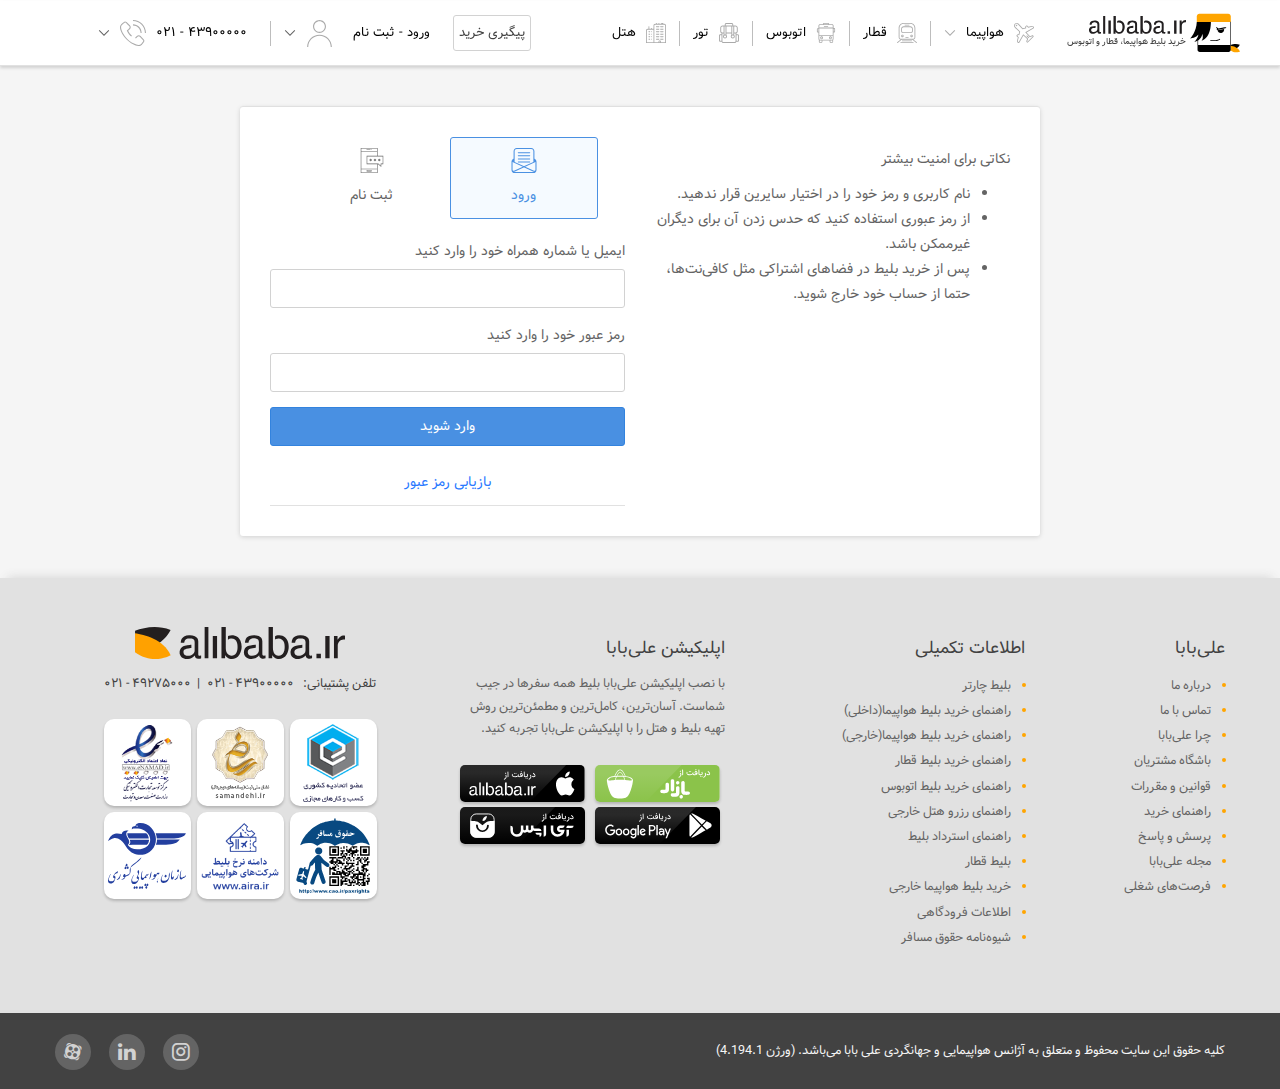
<file: account.html>
<html lang="fa">

<head>
    <title>ورود | علی بابا</title>
    <link rel="stylesheet" href="css/style.css">
    <script src="js/jquery-3.5.1.min.js"></script>
    <script src="js/account-switch.js" defer></script>
</head>

<body class="home-page">
    <div>
        <!-- HEADER -->
        <div class="header-container">
            <!-- WHITE HEADER -->
            <header id="site-header" class="site-header">
                <nav class="main-navigation">
                    <a href="index.html" class="logo-alibaba-home ml-3-sm inline-block">
                        <img src="images/mainlogo.svg" width="50" class="inline-block v-middle">
                        <div class="inline-block v-middle">
                            <img src="images/logotype.svg" height="18" class="hidden-xs">
                            <p class="hidden-xs m-0 w-bold">
                                خرید بلیط هواپیما، قطار و اتوبوس
                            </p>
                        </div>
                    </a>

                    <!--TICKETS-->
                    <ul class="main-navigation__list hidden-xs hidden-sm hidden-md">
                        <!--PLANE TICKET-->
                        <li class="main-navigation__item">
                            <a href="" class="main-navigation__button">
                                <svg viewBox="0 0 24 24" version="1.1" xmlns="http://www.w3.org/2000/svg" xmlns:xlink="http://www.w3.org/1999/xlink" class="main-navigation__icon"><g fill-rule="nonzero" transform="translate(-92.000000, 0.000000)"><path d="M98.2845949,14.7539881 L96.8317287,14.3907716 L96.0421506,15.1803497 C95.9932858,15.2292145 95.9932858,15.3084401 96.0421506,15.3573049 L97.7154427,17.030597 L96.614194,21.4355918 C96.5076803,21.8616466 96.6325169,22.3123464 96.9430551,22.6228846 L97.2355272,22.9153567 C97.3484083,23.0282378 97.5314247,23.0282378 97.6443058,22.9153567 C97.6624723,22.8971902 97.6781358,22.8766828 97.6908823,22.8543764 L103.053856,13.4691718 L109.04065,18.9770215 L107.835579,21.788852 C107.728972,22.0376029 107.78455,22.3261981 107.975917,22.5175645 C108.024781,22.5664293 108.104007,22.5664293 108.152872,22.5175645 L114.517547,16.1528893 C114.566412,16.1040245 114.566412,16.0247989 114.517547,15.9759341 C114.326181,15.7845677 114.037585,15.7289894 113.788834,15.8355969 L110.977004,17.0406671 L105.469154,11.0538739 L114.854359,5.6908998 C114.876665,5.67815333 114.897173,5.66248985 114.915339,5.64432332 C115.02822,5.53144223 115.02822,5.34842581 114.915339,5.23554472 L114.622867,4.94307259 C114.312329,4.63253444 113.861629,4.50769782 113.435574,4.61421152 L109.030579,5.71546022 L107.357287,4.04216812 C107.308423,3.99330328 107.229197,3.99330328 107.180332,4.04216812 L106.390754,4.83174623 L106.753971,6.28461244 L102.142152,7.4375671 L96.884435,1.72265737 C96.0477088,0.813172344 94.6321249,0.754189681 93.7226398,1.59091591 C93.6997805,1.61194654 93.6773615,1.63345088 93.6553974,1.65541493 C92.7815342,2.52927813 92.7815342,3.94609032 93.6553974,4.81995353 C93.6773615,4.84191758 93.6997805,4.86342191 93.7226398,4.88445255 L99.4375496,10.1421695 L98.2845949,14.7539881 Z M107.05427,11.2998445 L111.233689,15.8426915 L113.394915,14.9164519 C114.019509,14.6487689 114.744148,14.7883217 115.224654,15.2688273 C115.664043,15.7082164 115.664043,16.420607 115.224654,16.8599961 L108.859979,23.2246713 C108.420589,23.6640604 107.708199,23.6640604 107.26881,23.2246713 C106.788304,22.7441657 106.648751,22.0195262 106.916434,21.3949327 L107.842674,19.2337069 L103.299827,15.0542877 L98.5591254,23.3505154 C98.5022811,23.4499929 98.4324282,23.5414479 98.3514126,23.6224635 C97.8480072,24.1258689 97.0318258,24.1258689 96.5284204,23.6224635 L96.2359483,23.3299914 C95.6770298,22.7710729 95.452344,21.959886 95.6440515,21.1930562 L96.6079789,17.3373467 L95.3350438,16.0644117 C94.8956547,15.6250226 94.8956547,14.912632 95.3350438,14.4732429 L96.1306282,13.6776585 C96.3203889,13.4878978 96.5610685,13.3800898 96.8086859,13.3542345 L97.556988,13.54131 L98.3233364,10.4759164 L93.0455833,5.62038356 C93.0125082,5.58995446 92.9800703,5.55883996 92.9482906,5.52706031 C91.6839031,4.26267281 91.6839031,2.21269564 92.9482906,0.948308148 C92.9800703,0.916528492 93.0125082,0.885413998 93.0455833,0.854984896 C94.3615118,-0.355669327 96.4097118,-0.270327661 97.620366,1.04560084 L102.475899,6.32335396 L105.541292,5.55700556 L105.354217,4.80870346 C105.380072,4.56108606 105.48788,4.32040646 105.677641,4.13064574 L106.473225,3.33506134 C106.912615,2.89567221 107.625005,2.89567221 108.064394,3.33506134 L109.337329,4.60799638 L113.193039,3.64406902 C113.959868,3.45236156 114.771055,3.67704732 115.329974,4.23596581 L115.622446,4.52843794 C116.125851,5.03184332 116.125851,5.84802472 115.622446,6.3514301 C115.54143,6.43244569 115.449975,6.50229865 115.350498,6.55914295 L107.05427,11.2998445 Z M94.8535534,3.85355339 L95.8535534,2.85355339 C96.0488155,2.65829124 96.0488155,2.34170876 95.8535534,2.14644661 C95.6582912,1.95118446 95.3417088,1.95118446 95.1464466,2.14644661 L94.1464466,3.14644661 C93.9511845,3.34170876 93.9511845,3.65829124 94.1464466,3.85355339 C94.3417088,4.04881554 94.6582912,4.04881554 94.8535534,3.85355339 Z M109.853553,17.1464466 L107.853553,15.1464466 C107.658291,14.9511845 107.341709,14.9511845 107.146447,15.1464466 C106.951184,15.3417088 106.951184,15.6582912 107.146447,15.8535534 L109.146447,17.8535534 C109.341709,18.0488155 109.658291,18.0488155 109.853553,17.8535534 C110.048816,17.6582912 110.048816,17.3417088 109.853553,17.1464466 Z"></path></g></svg>
                                <span class="mr-2">هواپیما</span>
                                <svg fill="currentColor" width="12" height="12" xmlns="http://www.w3.org/2000/svg" viewBox="0 0 12 12" class="v-middle chevron mr-2"><g fill-rule="evenodd"><polygon fill-rule="nonzero" points="10.466 3.06 11.173 3.767 6.002 8.939 .83 3.767 1.537 3.06 6.002 7.524"></polygon></g></svg>
                            </a>
                        </li>
                        <li class="line-border"></li>
                        <!--TRAIN TICKET-->
                        <li class="main-navigation__item">
                            <a href="" class="main-navigation__button">
                                <svg viewBox="0 0 24 24" version="1.1" xmlns="http://www.w3.org/2000/svg" xmlns:xlink="http://www.w3.org/1999/xlink" class="main-navigation__icon"><g fill-rule="nonzero" transform="translate(-76.000000, 0.000000)"><path d="M84.0000184,1 C81.2385947,1 79.0000184,3.23857625 79.0000184,6 L79.0000184,17 C79.0000184,18.1045695 79.8954489,19 81.0000184,19 L95.0000184,19 C96.1045879,19 97.0000184,18.1045695 97.0000184,17 L97.0000184,6 C97.0000184,3.23857625 94.7614422,1 92.0000184,1 L84.0000184,1 Z M84.0000184,0 L92.0000184,0 C95.3137269,0 98.0000184,2.6862915 98.0000184,6 L98.0000184,17 C98.0000184,18.6568542 96.6568727,20 95.0000184,20 L81.0000184,20 C79.3431642,20 78.0000184,18.6568542 78.0000184,17 L78.0000184,6 C78.0000184,2.6862915 80.6863099,0 84.0000184,0 Z M84.0000184,5 C82.8954489,5 82.0000184,5.8954305 82.0000184,7 L82.0000184,10 C82.0000184,10.5522847 82.4477337,11 83.0000184,11 L93.0000184,11 C93.5523032,11 94.0000184,10.5522847 94.0000184,10 L94.0000184,7 C94.0000184,5.8954305 93.1045879,5 92.0000184,5 L84.0000184,5 Z M84.0000184,4 L92.0000184,4 C93.6568727,4 95.0000184,5.34314575 95.0000184,7 L95.0000184,10 C95.0000184,11.1045695 94.1045879,12 93.0000184,12 L83.0000184,12 C81.8954489,12 81.0000184,11.1045695 81.0000184,10 L81.0000184,7 C81.0000184,5.34314575 82.3431642,4 84.0000184,4 Z M93.5000184,16 C93.7761608,16 94.0000184,15.7761424 94.0000184,15.5 C94.0000184,15.2238576 93.7761608,15 93.5000184,15 C93.223876,15 93.0000184,15.2238576 93.0000184,15.5 C93.0000184,15.7761424 93.223876,16 93.5000184,16 Z M93.5000184,17 C92.6715913,17 92.0000184,16.3284271 92.0000184,15.5 C92.0000184,14.6715729 92.6715913,14 93.5000184,14 C94.3284455,14 95.0000184,14.6715729 95.0000184,15.5 C95.0000184,16.3284271 94.3284455,17 93.5000184,17 Z M82.5000184,16 C82.7761608,16 83.0000184,15.7761424 83.0000184,15.5 C83.0000184,15.2238576 82.7761608,15 82.5000184,15 C82.223876,15 82.0000184,15.2238576 82.0000184,15.5 C82.0000184,15.7761424 82.223876,16 82.5000184,16 Z M82.5000184,17 C81.6715913,17 81.0000184,16.3284271 81.0000184,15.5 C81.0000184,14.6715729 81.6715913,14 82.5000184,14 C83.3284455,14 84.0000184,14.6715729 84.0000184,15.5 C84.0000184,16.3284271 83.3284455,17 82.5000184,17 Z M85.5000184,2 L90.5000184,2 C90.7761608,2 91.0000184,2.22385763 91.0000184,2.5 C91.0000184,2.77614237 90.7761608,3 90.5000184,3 L85.5000184,3 C85.223876,3 85.0000184,2.77614237 85.0000184,2.5 C85.0000184,2.22385763 85.223876,2 85.5000184,2 Z M86.5000184,17 L89.5000184,17 C89.7761608,17 90.0000184,17.2238576 90.0000184,17.5 C90.0000184,17.7761424 89.7761608,18 89.5000184,18 L86.5000184,18 C86.223876,18 86.0000184,17.7761424 86.0000184,17.5 C86.0000184,17.2238576 86.223876,17 86.5000184,17 Z M81.1876709,19.1095656 C81.4033019,18.9370608 81.717948,18.9720215 81.8904528,19.1876525 C82.0629576,19.4032834 82.0279969,19.7179296 81.8123659,19.8904344 L76.8123659,23.8904344 C76.596735,24.0629392 76.2820888,24.0279785 76.109584,23.8123475 C75.9370792,23.5967166 75.9720399,23.2820704 76.1876709,23.1095656 L81.1876709,19.1095656 Z M82.5000184,21 L93.5000184,21 C93.7761608,21 94.0000184,21.2238576 94.0000184,21.5 C94.0000184,21.7761424 93.7761608,22 93.5000184,22 L82.5000184,22 C82.223876,22 82.0000184,21.7761424 82.0000184,21.5 C82.0000184,21.2238576 82.223876,21 82.5000184,21 Z M80.5000184,23 L95.5000184,23 C95.7761608,23 96.0000184,23.2238576 96.0000184,23.5 C96.0000184,23.7761424 95.7761608,24 95.5000184,24 L80.5000184,24 C80.223876,24 80.0000184,23.7761424 80.0000184,23.5 C80.0000184,23.2238576 80.223876,23 80.5000184,23 Z M94.1876709,19.8904344 C93.9720399,19.7179296 93.9370792,19.4032834 94.109584,19.1876525 C94.2820888,18.9720215 94.596735,18.9370608 94.8123659,19.1095656 L99.8123659,23.1095656 C100.027997,23.2820704 100.062958,23.5967166 99.8904528,23.8123475 C99.717948,24.0279785 99.4033019,24.0629392 99.1876709,23.8904344 L94.1876709,19.8904344 Z"></path></g></svg>
                                <span class="mr-2">قطار</span>
                            </a>
                        </li>
                        <li class="line-border"></li>
                        <!--BUS TICKET-->
                        <li class="main-navigation__item">
                            <a href="" class="main-navigation__button">
                                <svg viewBox="0 0 30 33" version="1.1" xmlns="http://www.w3.org/2000/svg" xmlns:xlink="http://www.w3.org/1999/xlink" class="main-navigation__icon"><g stroke="none" stroke-width="1"><g transform="translate(-1138.000000, -1270.000000)" fill-rule="nonzero"><g transform="translate(1105.000000, 190.000000)"><g transform="translate(0.000000, 1009.000000)"><path d="M61.4695986,79.4076433 C62.4323386,79.4076433 63.1200101,80.1783439 62.9824758,81.1592357 L62.9824758,84.9426752 C62.9824758,85.8535032 62.2260372,86.6242038 61.3320643,86.6242038 L60.4380914,86.6242038 L60.4380914,97.4840764 C60.4380914,98.1847134 60.1630228,98.8152866 59.7504199,99.2356688 L59.7504199,102.038217 C59.7504199,103.089172 58.9252142,104 57.8249398,104 L55.8306926,104 C54.7991854,104 53.9052125,103.159236 53.9052125,102.038217 L53.9052125,99.9363057 L42.0772633,99.9363057 L42.0772633,102.038217 C42.0772633,103.089172 41.2520576,104 40.1517832,104 L38.157536,104 C37.1260288,104 36.2320559,103.159236 36.2320559,102.038217 L36.2320559,99.2356688 C35.819453,98.7452229 35.5443844,98.1847134 35.5443844,97.4840764 L35.5443844,86.6242038 L34.6504115,86.6242038 C33.7564386,86.6242038 33,85.8535032 33,84.9426752 L33,81.1592357 C33,80.2484076 33.7564386,79.477707 34.6504115,79.477707 L35.5443844,79.477707 L35.5443844,75.4840764 C35.5443844,74.1528662 36.6446588,73.0318471 37.9512345,73.0318471 L42.9712362,73.0318471 L42.9712362,72.3312102 C42.9712362,71.6305732 43.5901405,71 44.277812,71 L51.8421981,71 C52.5298696,71 53.1487739,71.6305732 53.1487739,72.3312102 L53.1487739,73.0318471 L58.1687756,73.0318471 C59.4753513,73.0318471 60.5756257,74.1528662 60.5756257,75.4840764 L60.5756257,79.4076433 L61.4695986,79.4076433 Z M59.2002827,97.4840764 L59.1315156,97.4840764 L59.1315156,92.1592357 L36.9197273,92.1592357 L36.9197273,97.4840764 C36.9197273,98.044586 37.4010974,98.5350318 37.9512345,98.5350318 L58.1687756,98.5350318 C58.7189127,98.5350318 59.2002827,98.044586 59.2002827,97.4840764 Z M36.9197273,90.7579618 L36.9197273,90.8280255 L59.1315156,90.8280255 L59.1315156,79.9681529 L36.9197273,79.9681529 L36.9197273,90.7579618 Z M44.3465791,72.3312102 L44.3465791,73.0318471 L51.7046638,73.0318471 L51.7046638,72.3312102 L44.3465791,72.3312102 Z M37.9512345,74.3630573 C37.4010974,74.3630573 36.9197273,74.8535032 36.9197273,75.4840764 L36.9197273,78.4968153 L59.1315156,78.4968153 L59.1315156,75.4140127 C59.1315156,74.8535032 58.6501456,74.3630573 58.1000084,74.3630573 L37.9512345,74.3630573 Z M34.6504115,85.2229299 L34.6504115,85.2929936 L35.5443844,85.2929936 L35.5443844,80.8789809 L34.6504115,80.8789809 C34.5128772,80.8789809 34.3753429,81.0191083 34.3753429,81.1592357 L34.3753429,84.9426752 C34.3753429,85.0828025 34.5128772,85.2229299 34.6504115,85.2229299 Z M40.7706875,102.038217 L40.8394547,102.038217 L40.8394547,99.9363057 C40.4268518,99.9363057 38.0200017,100.006369 37.6761659,99.9363057 L37.6761659,102.038217 C37.6761659,102.318471 37.8824674,102.598726 38.2263031,102.598726 L40.2205504,102.598726 C40.4956189,102.598726 40.7706875,102.388535 40.7706875,102.038217 Z M57.893707,102.598726 C58.2375427,102.598726 58.5126113,102.318471 58.5126113,102.038217 L58.5126113,99.9363057 C58.1000084,99.9363057 55.7619254,99.9363057 55.3493226,99.9363057 L55.3493226,102.038217 C55.3493226,102.318471 55.555624,102.598726 55.8994597,102.598726 L57.893707,102.598726 Z M61.7446672,84.9426752 L61.7446672,81.089172 C61.7446672,80.9490446 61.6071329,80.8089172 61.4695986,80.8089172 L60.5756257,80.8089172 L60.5756257,85.2229299 L61.4695986,85.2229299 C61.6071329,85.2229299 61.7446672,85.0828025 61.7446672,84.9426752 Z M55.3493226,97.9044586 C54.0427468,97.9044586 52.9424724,96.7834395 52.9424724,95.4522293 C52.9424724,94.1210191 54.0427468,93 55.3493226,93 C56.6558983,93 57.7561727,94.1210191 57.7561727,95.4522293 C57.7561727,96.7834395 56.6558983,97.9044586 55.3493226,97.9044586 Z M55.3493226,94.4012739 C54.7991854,94.4012739 54.3178154,94.8216561 54.3178154,95.4522293 C54.3178154,96.0127389 54.7991854,96.5031847 55.3493226,96.5031847 C55.8994597,96.5031847 56.3808297,96.0127389 56.3808297,95.4522293 C56.3808297,94.8917197 55.8994597,94.4012739 55.3493226,94.4012739 Z M40.7706875,97.9044586 C39.4641118,97.9044586 38.3638374,96.7834395 38.3638374,95.4522293 C38.3638374,94.1210191 39.4641118,93 40.7706875,93 C42.0772633,93 43.1775377,94.1210191 43.1775377,95.4522293 C43.1775377,96.7834395 42.0772633,97.9044586 40.7706875,97.9044586 Z M40.7706875,94.4012739 C40.2205504,94.4012739 39.7391803,94.8216561 39.7391803,95.4522293 C39.7391803,96.0127389 40.2205504,96.5031847 40.7706875,96.5031847 C41.3208247,96.5031847 41.8021947,96.0127389 41.8021947,95.4522293 C41.8021947,94.8917197 41.3208247,94.4012739 40.7706875,94.4012739 Z M45.1717849,77.3757962 C44.8279492,77.3757962 44.4841134,77.0955414 44.4841134,76.6751592 C44.4841134,76.2547771 44.759182,75.9745223 45.1717849,75.9745223 L50.879458,75.9745223 C51.2920609,75.9745223 51.5671295,76.2547771 51.5671295,76.6751592 C51.5671295,77.0955414 51.2920609,77.3757962 50.879458,77.3757962 L45.1717849,77.3757962 Z"></path></g></g></g></g></svg>
                                <span class="mr-2">اتوبوس</span>
                            </a>
                        </li>
                        <li class="line-border"></li>
                        <!--TOUR TICKET-->
                        <li class="main-navigation__item">
                            <a href="" class="main-navigation__button">
                                <svg viewBox="0 0 24 24" version="1.1" xmlns="http://www.w3.org/2000/svg" xmlns:xlink="http://www.w3.org/1999/xlink" class="main-navigation__icon"><g stroke="none" stroke-width="1" fill-rule="evenodd"><path d="M22.8758501,20.9356936 C22.8758501,21.1789179 22.6782238,21.3757376 22.4357914,21.3757376 L21.0004001,21.3757376 L21.0004001,14.7190719 L22.4357914,14.7190719 C22.6782238,14.7190719 22.8758501,14.9166917 22.8758501,15.1583158 L22.8758501,20.9356936 Z M18.7264969,22.8758876 L5.27350313,22.8758876 C4.67182291,22.8758876 4.18135751,22.4086409 4.13415122,21.8189819 C4.13415122,21.8173817 4.13495133,21.8157816 4.13415122,21.8141814 C4.13015069,21.7853785 4.12454994,21.7565757 4.12454994,21.7269727 L4.12454994,14.1566157 L4.12454994,12.5580558 C4.17735698,12.5612561 4.22936392,12.5628563 4.28137085,12.5628563 L5.4847313,12.5628563 L5.4847313,14.5438544 C5.27430324,14.7630763 5.10548073,15.019902 4.99026537,15.3055306 C4.97666356,15.3391339 4.9702627,15.3743374 4.95746099,15.4087409 C4.91985598,15.5167517 4.88225097,15.6239624 4.85904787,15.7383738 C4.82864382,15.890389 4.81264169,16.0464046 4.81264169,16.2040204 C4.81264169,17.529753 5.8919856,18.609861 7.21856247,18.609861 C8.54513935,18.609861 9.62528337,17.529753 9.62528337,16.2040204 C9.62528337,16.0464046 9.60848113,15.890389 9.57807708,15.7383738 C9.55567409,15.6239624 9.51806908,15.5167517 9.47966396,15.4087409 C9.46766235,15.3743374 9.4612615,15.3391339 9.44765969,15.3055306 C9.33164422,15.019902 9.16282171,14.7630763 8.95319376,14.5438544 L8.95319376,12.5628563 L14.8011735,12.5628563 L14.8011735,14.5438544 C14.5915455,14.7630763 14.422723,15.019902 14.3067076,15.3055306 C14.2931057,15.3391339 14.2867049,15.3743374 14.2747033,15.4087409 C14.2362982,15.5167517 14.1986932,15.6239624 14.1762902,15.7383738 C14.1458861,15.890389 14.1290839,16.0464046 14.1290839,16.2040204 C14.1290839,17.529753 15.2084278,18.609861 16.5350047,18.609861 C17.8623817,18.609861 18.9417256,17.529753 18.9417256,16.2040204 C18.9417256,16.0464046 18.9257234,15.890389 18.8945193,15.7383738 C18.8721163,15.6239624 18.8345113,15.5167517 18.7961061,15.4087409 C18.7841045,15.3743374 18.7777037,15.3391339 18.7641019,15.3055306 C18.6488865,15.019902 18.480064,14.7622762 18.269636,14.5438544 L18.269636,12.5628563 L19.7194293,12.5628563 C19.7706361,12.5628563 19.8234431,12.5612561 19.8754501,12.5580558 L19.8754501,14.1566157 L19.8754501,21.7269727 C19.8754501,21.7525753 19.8690492,21.7773777 19.867449,21.8021802 C19.8650487,21.8205821 19.8626484,21.8381838 19.8586478,21.8677868 C19.8586478,21.8725873 19.860248,21.8765877 19.8594479,21.8821882 C19.7834378,22.4414441 19.3073743,22.8758876 18.7264969,22.8758876 Z M1.12494999,20.9356936 L1.12494999,15.1583158 C1.12494999,14.9166917 1.32177624,14.7190719 1.56420856,14.7190719 L2.99959995,14.7190719 L2.99959995,21.3757376 L1.56420856,21.3757376 C1.32177624,21.3757376 1.12494999,21.1789179 1.12494999,20.9356936 Z M2.62434991,5.78137814 C2.62434991,4.86768677 3.36764902,4.12521252 4.28137085,4.12521252 L5.4847313,4.12521252 L5.4847313,11.4379438 L4.28137085,11.4379438 C4.18935858,11.4379438 4.10134685,11.4251425 4.01333511,11.4107411 C3.92692359,11.3947395 3.83891185,11.3707371 3.74609948,11.3387339 C3.74209895,11.3379338 3.73889852,11.3387339 3.73489799,11.3379338 C3.09081211,11.1107111 2.62434991,10.5026503 2.62434991,9.78177818 L2.62434991,5.78137814 Z M8.02747033,1.9049905 C8.02747033,1.47454745 8.37711695,1.12571257 8.80677424,1.12571257 L15.1932258,1.12571257 C15.6236832,1.12571257 15.9725297,1.47454745 15.9725297,1.9049905 L15.9725297,3.00030003 L15.3636485,3.00030003 L8.39071876,3.00030003 L8.02747033,3.00030003 L8.02747033,1.9049905 Z M17.144686,12.0004 L17.144686,13.8765877 C17.130284,13.8725873 17.115082,13.8749875 17.09988,13.8709871 C16.9182558,13.8269827 16.7302307,13.7973797 16.5350047,13.7973797 C16.3397786,13.7973797 16.1533538,13.8269827 15.9709295,13.8709871 C15.9565275,13.8749875 15.9405254,13.8725873 15.9253234,13.8765877 L15.9253234,12.0004 L15.9253234,4.12521252 L16.5350047,4.12521252 L17.144686,4.12521252 L17.144686,12.0004 Z M15.285238,15.929593 C15.2868382,15.9247925 15.2884385,15.919992 15.2900387,15.9159916 C15.3540472,15.650365 15.502867,15.4063406 15.7236965,15.2239224 C15.7236965,15.2239224 15.7236965,15.2231223 15.7244966,15.2231223 C15.8901187,15.0855086 16.1645553,14.9222922 16.5350047,14.9222922 C16.9062542,14.9222922 17.1814909,15.0855086 17.3471129,15.2231223 C17.3479131,15.2231223 17.3479131,15.2239224 17.3479131,15.2239224 C17.5679424,15.4063406 17.7175623,15.650365 17.7815709,15.9159916 C17.782371,15.919992 17.7847713,15.9247925 17.7863715,15.929593 C17.8063742,16.0184018 17.8167756,16.1112111 17.8167756,16.2040204 C17.8167756,16.909691 17.242299,17.4849485 16.5350047,17.4849485 C15.8285105,17.4849485 15.2540339,16.909691 15.2540339,16.2040204 C15.2540339,16.1112111 15.2644353,16.0184018 15.285238,15.929593 Z M8.95319376,11.4379438 L14.8011735,11.4379438 L14.8011735,4.12521252 L8.95319376,4.12521252 L8.95319376,11.4379438 Z M5.96879584,15.929593 C5.96959595,15.9247925 5.97199627,15.919992 5.97279637,15.9159916 C6.03680491,15.650365 6.18642486,15.4063406 6.40645419,15.2239224 L6.4072543,15.2231223 C6.57287638,15.0855086 6.84811308,14.9222922 7.21856247,14.9222922 C7.58981197,14.9222922 7.86424857,15.0855086 8.03067076,15.2231223 C8.03067076,15.2231223 8.03067076,15.2239224 8.03067076,15.2239224 C8.2515002,15.4063406 8.40112015,15.650365 8.46432858,15.9159916 C8.46592879,15.919992 8.46832911,15.9247925 8.46912922,15.929593 C8.48993199,16.0184018 8.50033338,16.1112111 8.50033338,16.2040204 C8.50033338,16.909691 7.92505667,17.4849485 7.21856247,17.4849485 C6.51206828,17.4849485 5.93759168,16.909691 5.93759168,16.2040204 C5.93759168,16.1112111 5.94799307,16.0184018 5.96879584,15.929593 Z M6.60888118,4.12521252 L7.46499533,4.12521252 L7.82824377,4.12521252 L7.82824377,12.0004 L7.82824377,13.8765877 C7.81384185,13.8725873 7.79783971,13.8749875 7.78343779,13.8709871 C7.60181358,13.8269827 7.41378851,13.7973797 7.21856247,13.7973797 C7.02333644,13.7973797 6.83611148,13.8269827 6.65448726,13.8709871 C6.64008534,13.8749875 6.62408321,13.8725873 6.60888118,13.8765877 L6.60888118,12.0004 L6.60888118,4.12521252 Z M21.3756501,5.78137814 L21.3756501,9.78177818 C21.3756501,10.5026503 20.909988,11.1107111 20.265102,11.3379338 C20.2611015,11.3387339 20.2579011,11.3379338 20.2547006,11.3387339 C20.1610881,11.3707371 20.0730764,11.3947395 19.987465,11.4107411 C19.8994533,11.4251425 19.8106414,11.4379438 19.7194293,11.4379438 L18.269636,11.4379438 L18.269636,4.12521252 L19.7194293,4.12521252 C20.632351,4.12521252 21.3756501,4.86768677 21.3756501,5.78137814 Z M22.4357914,13.5941594 L21.0004001,13.5941594 L21.0004001,12.2356236 C21.8877184,11.769977 22.5006001,10.8514851 22.5006001,9.78177818 L22.5006001,5.78137814 C22.5006001,4.24762476 21.2532338,3.00030003 19.7194293,3.00030003 L17.707161,3.00030003 L17.0974797,3.00030003 L17.0974797,1.9049905 C17.0974797,0.854485449 16.2437658,0 15.1932258,0 L8.80677424,0 C7.75703427,0 6.90252034,0.854485449 6.90252034,1.9049905 L6.90252034,3.00030003 L6.04720629,3.00030003 L4.28137085,3.00030003 C2.74756634,3.00030003 1.50020003,4.24762476 1.50020003,5.78137814 L1.50020003,9.78177818 C1.50020003,10.8514851 2.11308174,11.769977 2.99959995,12.2356236 L2.99959995,13.5941594 L1.56420856,13.5941594 C0.701693559,13.5941594 0,14.2958296 0,15.1583158 L0,20.9356936 C0,21.7989799 0.701693559,22.5006501 1.56420856,22.5006501 L3.14441926,22.5006501 C3.46206161,23.3727373 4.29257234,24 5.27350313,24 L18.7264969,24 C19.7074277,24 20.5379384,23.3727373 20.8563809,22.5006501 L22.4357914,22.5006501 C23.2983064,22.5006501 24,21.7989799 24,20.9356936 L24,15.1583158 C24,14.2958296 23.2983064,13.5941594 22.4357914,13.5941594 Z"></path></g></svg>
                                <span class="mr-2">تور</span>
                            </a>
                        </li>
                        <li class="line-border"></li>
                        <!--HOTEL TICKET-->
                        <li class="main-navigation__item">
                            <a href="" class="main-navigation__button">
                                <svg viewBox="0 0 24 24" version="1.1" xmlns="http://www.w3.org/2000/svg" xmlns:xlink="http://www.w3.org/1999/xlink" width="20px" height="20px" class="main-navigation__icon"><g transform="translate(-44.000000, 0.000000)"><path d="M54,23 L67,23 L67,3 C67,2.44771525 66.5522847,2 66,2 L55,2 C54.4477153,2 54,2.44771525 54,3 L54,23 Z M55,1 L66,1 C67.1045695,1 68,1.8954305 68,3 L68,24 L53,24 L53,3 C53,1.8954305 53.8954305,1 55,1 Z M59.5,0 C59.7761424,-5.07265313e-17 60,0.223857625 60,0.5 L60,1.5 C60,1.77614237 59.7761424,2 59.5,2 C59.2238576,2 59,1.77614237 59,1.5 L59,0.5 C59,0.223857625 59.2238576,5.07265313e-17 59.5,0 Z M56.5,0 C56.7761424,-5.07265313e-17 57,0.223857625 57,0.5 L57,1.5 C57,1.77614237 56.7761424,2 56.5,2 C56.2238576,2 56,1.77614237 56,1.5 L56,0.5 C56,0.223857625 56.2238576,5.07265313e-17 56.5,0 Z M63,0 L64,0 C64.5522847,-1.01453063e-16 65,0.44771525 65,1 C65,1.55228475 64.5522847,2 64,2 L63,2 C62.4477153,2 62,1.55228475 62,1 C62,0.44771525 62.4477153,1.01453063e-16 63,0 Z M61,24 L61,22.5 C61,22.2238576 60.7761424,22 60.5,22 C60.2238576,22 60,22.2238576 60,22.5 L60,24 L59,24 L59,22.5 C59,21.6715729 59.6715729,21 60.5,21 C61.3284271,21 62,21.6715729 62,22.5 L62,24 L61,24 Z M56.5,4 L59.5,4 C59.7761424,4 60,4.22385763 60,4.5 C60,4.77614237 59.7761424,5 59.5,5 L56.5,5 C56.2238576,5 56,4.77614237 56,4.5 C56,4.22385763 56.2238576,4 56.5,4 Z M61.5,4 L64.5,4 C64.7761424,4 65,4.22385763 65,4.5 C65,4.77614237 64.7761424,5 64.5,5 L61.5,5 C61.2238576,5 61,4.77614237 61,4.5 C61,4.22385763 61.2238576,4 61.5,4 Z M56.5,7 L59.5,7 C59.7761424,7 60,7.22385763 60,7.5 C60,7.77614237 59.7761424,8 59.5,8 L56.5,8 C56.2238576,8 56,7.77614237 56,7.5 C56,7.22385763 56.2238576,7 56.5,7 Z M61.5,7 L64.5,7 C64.7761424,7 65,7.22385763 65,7.5 C65,7.77614237 64.7761424,8 64.5,8 L61.5,8 C61.2238576,8 61,7.77614237 61,7.5 C61,7.22385763 61.2238576,7 61.5,7 Z M56.5,10 L59.5,10 C59.7761424,10 60,10.2238576 60,10.5 C60,10.7761424 59.7761424,11 59.5,11 L56.5,11 C56.2238576,11 56,10.7761424 56,10.5 C56,10.2238576 56.2238576,10 56.5,10 Z M61.5,10 L64.5,10 C64.7761424,10 65,10.2238576 65,10.5 C65,10.7761424 64.7761424,11 64.5,11 L61.5,11 C61.2238576,11 61,10.7761424 61,10.5 C61,10.2238576 61.2238576,10 61.5,10 Z M56.5,13 L59.5,13 C59.7761424,13 60,13.2238576 60,13.5 C60,13.7761424 59.7761424,14 59.5,14 L56.5,14 C56.2238576,14 56,13.7761424 56,13.5 C56,13.2238576 56.2238576,13 56.5,13 Z M61.5,13 L64.5,13 C64.7761424,13 65,13.2238576 65,13.5 C65,13.7761424 64.7761424,14 64.5,14 L61.5,14 C61.2238576,14 61,13.7761424 61,13.5 C61,13.2238576 61.2238576,13 61.5,13 Z M56.5,16 L59.5,16 C59.7761424,16 60,16.2238576 60,16.5 C60,16.7761424 59.7761424,17 59.5,17 L56.5,17 C56.2238576,17 56,16.7761424 56,16.5 C56,16.2238576 56.2238576,16 56.5,16 Z M61.5,16 L64.5,16 C64.7761424,16 65,16.2238576 65,16.5 C65,16.7761424 64.7761424,17 64.5,17 L61.5,17 C61.2238576,17 61,16.7761424 61,16.5 C61,16.2238576 61.2238576,16 61.5,16 Z M56.5,19 L59.5,19 C59.7761424,19 60,19.2238576 60,19.5 C60,19.7761424 59.7761424,20 59.5,20 L56.5,20 C56.2238576,20 56,19.7761424 56,19.5 C56,19.2238576 56.2238576,19 56.5,19 Z M61.5,19 L64.5,19 C64.7761424,19 65,19.2238576 65,19.5 C65,19.7761424 64.7761424,20 64.5,20 L61.5,20 C61.2238576,20 61,19.7761424 61,19.5 C61,19.2238576 61.2238576,19 61.5,19 Z M45,23 L53,23 L53,8 L46,8 C45.4477153,8 45,8.44771525 45,9 L45,23 Z M46,7 L54,7 L54,24 L44,24 L44,9 C44,7.8954305 44.8954305,7 46,7 Z M47.5,4 C47.7761424,4 48,4.22385763 48,4.5 L48,7.5 C48,7.77614237 47.7761424,8 47.5,8 C47.2238576,8 47,7.77614237 47,7.5 L47,4.5 C47,4.22385763 47.2238576,4 47.5,4 Z M50.5,6 C50.7761424,6 51,6.22385763 51,6.5 L51,7.5 C51,7.77614237 50.7761424,8 50.5,8 C50.2238576,8 50,7.77614237 50,7.5 L50,6.5 C50,6.22385763 50.2238576,6 50.5,6 Z M50.5,10 C50.7761424,10 51,10.2238576 51,10.5 C51,10.7761424 50.7761424,11 50.5,11 C50.2238576,11 50,10.7761424 50,10.5 C50,10.2238576 50.2238576,10 50.5,10 Z M47.5,10 L48.5,10 C48.7761424,10 49,10.2238576 49,10.5 C49,10.7761424 48.7761424,11 48.5,11 L47.5,11 C47.2238576,11 47,10.7761424 47,10.5 C47,10.2238576 47.2238576,10 47.5,10 Z M47.5,13 L48.5,13 C48.7761424,13 49,13.2238576 49,13.5 C49,13.7761424 48.7761424,14 48.5,14 L47.5,14 C47.2238576,14 47,13.7761424 47,13.5 C47,13.2238576 47.2238576,13 47.5,13 Z M50.5,13 C50.7761424,13 51,13.2238576 51,13.5 C51,13.7761424 50.7761424,14 50.5,14 C50.2238576,14 50,13.7761424 50,13.5 C50,13.2238576 50.2238576,13 50.5,13 Z M47.5,16 L48.5,16 C48.7761424,16 49,16.2238576 49,16.5 C49,16.7761424 48.7761424,17 48.5,17 L47.5,17 C47.2238576,17 47,16.7761424 47,16.5 C47,16.2238576 47.2238576,16 47.5,16 Z M50.5,16 C50.7761424,16 51,16.2238576 51,16.5 C51,16.7761424 50.7761424,17 50.5,17 C50.2238576,17 50,16.7761424 50,16.5 C50,16.2238576 50.2238576,16 50.5,16 Z M47.5,19 L48.5,19 C48.7761424,19 49,19.2238576 49,19.5 C49,19.7761424 48.7761424,20 48.5,20 L47.5,20 C47.2238576,20 47,19.7761424 47,19.5 C47,19.2238576 47.2238576,19 47.5,19 Z M50.5,19 C50.7761424,19 51,19.2238576 51,19.5 C51,19.7761424 50.7761424,20 50.5,20 C50.2238576,20 50,19.7761424 50,19.5 C50,19.2238576 50.2238576,19 50.5,19 Z"></path></g></svg>
                                <span class="mr-2">هتل</span>
                            </a>
                        </li>
                    </ul>

                    <!-- HEADER LEFT -->
                    <ul class="main-navigation__list mr-auto">
                        <!-- FOLLOW UP -->
                        <li class="main-navigation__item">
                            <a href="" id="followUp" class="btn-order-follow ml-2-sm">
                                <span>پیگیری خرید</span>
                            </a>
                        </li>
                        <!-- USER -->
                        <li class="main-navigation__item login">
                            <button aria-label="User" type="button" data-test="headerUserButton" class="main-navigation__button">
                                <span class="hidden-xs ml-2-md login-label rtl">ورود - ثبت نام</span>
                                <a href="account.html">
                                    <svg width="27px" height="27px" viewBox="0 0 24 24" version="1.1" xmlns="http://www.w3.org/2000/svg" xmlns:xlink="http://www.w3.org/1999/xlink" class="mx-1 mx-2-md"><g fill="currentColor" fill-rule="nonzero"><path d="M12,10.5 C14.6233526,10.5 16.75,8.37335256 16.75,5.75 C16.75,3.12664744 14.6233526,1 12,1 C9.37664744,1 7.25,3.12664744 7.25,5.75 C7.25,8.37335256 9.37664744,10.5 12,10.5 Z M12,11.5 C8.82436269,11.5 6.25,8.92563731 6.25,5.75 C6.25,2.57436269 8.82436269,0 12,0 C15.1756373,0 17.75,2.57436269 17.75,5.75 C17.75,8.92563731 15.1756373,11.5 12,11.5 Z M22,24 C22,18.4771525 17.5228475,14 12,14 C6.4771525,14 2,18.4771525 2,24 L1,24 C1,17.9248678 5.92486775,13 12,13 C18.0751322,13 23,17.9248678 23,24 L22.5,24 L22,24 Z"></path></g></svg>
                                </a>
                                <svg fill="#626262" width="12" height="12" xmlns="http://www.w3.org/2000/svg" viewBox="0 0 12 12" class="v-middle chevron hidden-xs hidden-sm"><g fill-rule="evenodd"><polygon fill-rule="nonzero" points="10.466 3.06 11.173 3.767 6.002 8.939 .83 3.767 1.537 3.06 6.002 7.524"></polygon></g></svg>
                            </button>
                        </li>
                        <li class="hidden-xs line-border"></li>
                        <!-- SUPPORT -->
                        <li class="main-navigation__item support hidden-xs">
                            <button aria-label="Support" type="button" class="main-navigation__button">
                                <span class="hidden-xs text ltr">۰۲۱ - ۴۳۹۰۰۰۰۰</span>
                                <svg width="26px" viewBox="0 0 24 24" version="1.1" xmlns="http://www.w3.org/2000/svg" xmlns:xlink="http://www.w3.org/1999/xlink" class="mx-1 mx-2-md"><g fill="currentColor" fill-rule="nonzero"><path d="M21.0771321,18.3665378 L18.2763943,15.5632233 C17.9649685,15.2398625 17.6268001,15.0849627 17.2812515,15.0849627 C16.9327187,15.0849627 16.5834299,15.2417028 16.2505079,15.5736915 L14.6458381,17.1688073 L13.9398822,16.4599129 L15.5445519,14.8647971 C16.0574369,14.3533472 16.656649,14.0849627 17.2812515,14.0849627 C17.910932,14.0849627 18.505066,14.3584111 18.9976387,14.8698609 L21.7854985,17.6600476 C22.2983835,18.1664336 22.5675211,18.7690329 22.5675211,19.3969515 C22.5675211,20.0198063 20.5159813,22.3998203 20.2316094,22.7441628 C19.459743,23.5796996 18.4745976,24 17.3015637,24 C17.2000023,24 17.0882848,23.9949361 16.9816454,23.9898723 C15.2398678,23.8784674 13.6809007,23.2252295 12.5129448,22.6732688 C9.45594739,21.1996856 6.77980511,19.1083115 4.55561097,16.4599129 C2.72242812,14.2621978 1.49353546,12.2113346 0.670888312,9.99842789 C0.335735769,9.09706087 -0.10097815,7.71969102 0.0208955021,6.24104399 C0.102144603,5.32448538 0.472843628,4.53452326 1.12283644,3.88634922 C3.0186488,2.22540324 4.17306311,1.39493024 4.58607938,1.39493024 C5.20560378,1.39493024 5.79465976,1.65318709 6.28723244,2.13931762 C6.61730691,2.4431492 6.93722525,2.76723622 7.24190938,3.08119553 C7.39425144,3.24323904 7.55674964,3.40528255 7.71416978,3.5622622 L9.10048257,4.9446959 C10.166877,6.00810644 10.166877,7.38547628 9.10048257,8.44888682 C8.95829664,8.59067489 8.81611071,8.73752683 8.67392479,8.8793149 C8.29814769,9.25910438 7.91221446,9.65408543 7.49581282,10.0338749 C7.80557502,10.717496 8.2321328,11.3909893 8.8668914,12.1910791 C9.56392138,13.0451111 10.2767623,13.7959428 11.0176495,14.4550129 L10.3520601,15.2018698 C9.57140028,14.5074193 8.82196394,13.718421 8.08250367,12.8122501 C7.40282469,11.9555398 6.93171231,11.2136897 6.58398842,10.4462901 L6.28427926,9.78485535 L6.82098642,9.29533823 C7.0009295,9.13121667 7.18520696,8.95470097 7.39533473,8.74652181 C7.48164659,8.66101036 7.57115336,8.57135067 7.67870769,8.46285016 C7.82022942,8.31984257 7.82022942,8.31984257 7.96684523,8.17153912 C8.02329765,8.11524466 8.06826274,8.06980487 8.17388276,7.9626043 C8.28154163,7.85332487 8.33136716,7.80297331 8.39340302,7.74111104 C9.0680244,7.06837734 9.0680244,6.32520538 8.39340302,5.65247168 L7.00709023,4.27003798 C6.76074465,4.02438171 6.64890704,3.91107264 6.52331261,3.7772965 C6.14554011,3.38802387 5.87869996,3.12299051 5.58383285,2.8507441 C5.27265048,2.54363155 4.93299153,2.39493024 4.58607938,2.39493024 C4.45610669,2.51364795 4.25001279,2.64611233 3.99536563,2.8293027 C3.44852966,3.2226905 2.70866895,3.82700723 1.82991599,4.594125 C1.34566173,5.07702426 1.07829803,5.64794933 1.01842838,6.32311372 C0.931443641,7.37846675 1.15205884,8.42088665 1.60917116,9.65025515 C2.3929015,11.7584763 3.56652089,13.7121346 5.32236583,15.8171417 C7.45758872,18.3596002 10.0214465,20.3619696 12.9409271,21.7692976 C14.4974753,22.504902 15.7302981,22.9077884 17.029164,22.9909999 C17.1662786,22.9975109 17.2370018,23 17.3015637,23 C18.1997284,23 18.9167937,22.6930162 19.4595688,22.1077386 C19.4709508,22.0939562 19.7624566,21.7468668 19.8945615,21.5874479 C20.1434327,21.2871202 20.3754642,21.0000153 20.5931331,20.7203293 C20.6743807,20.615933 20.752179,20.5143898 20.8262253,20.4159888 C21.0824806,20.0754477 21.2876867,19.7805962 21.4279492,19.5485498 C21.4886141,19.4481876 21.5341801,19.3642723 21.5628082,19.3022444 C21.5370159,18.9819706 21.3796058,18.6652083 21.0771321,18.3665378 Z M11.9890877,-4.4408921e-16 C18.6225314,-4.4408921e-16 24,5.372583 24,12 L22.9990906,12 C22.9990906,5.92486775 18.0697444,1 11.9890877,1 L11.9890877,-4.4408921e-16 Z M11.9890877,5 L11.9890877,4 C16.4113835,4 19.9963626,7.581722 19.9963626,12 L18.9954532,12 C18.9954532,8.13400675 15.8585965,5 11.9890877,5 Z"></path></g></svg>
                                <svg fill="#626262" width="12" height="12" xmlns="http://www.w3.org/2000/svg" viewBox="0 0 12 12" class="v-middle chevron hidden-xs hidden-sm"><g fill-rule="evenodd"><polygon fill-rule="nonzero" points="10.466 3.06 11.173 3.767 6.002 8.939 .83 3.767 1.537 3.06 6.002 7.524"></polygon></g></svg>
                            </button>
                        </li>
                    </ul>
                </nav>
            </header>
        </div>

        <!-- PAGE CONTENTS -->
        <main class="bg-gray main-wrapper">
            <div class="container">
                <div class="profile-login">
                    <div class="box">
                        <div class="row profile-login__container">
                            <!-- TIPS -->
                            <div class="col-sm-6 hidden-xs login-modal__info">
                                <h5>نکاتی برای امنیت بیشتر</h5>
                                <ul>
                                    <li>نام کاربری و رمز خود را در اختیار سایرین قرار ندهید.</li>
                                    <li>از رمز عبوری استفاده کنید که حدس زدن آن برای دیگران غیرممکن باشد.</li>
                                    <li>پس از خرید بلیط در فضاهای اشتراکی مثل کافی&zwnj;نت&zwnj;ها، حتما از حساب خود خارج شوید.</li>
                                </ul>
                            </div>
                            <!-- LOGIN FORM -->
                            <div class="col-sm-6">
                                <!-- BUTTONS -->
                                <div class="box-login-type text-center mb-3">
                                    <div class="box-login-type__item" id="login-button">
                                        <svg xmlns="http://www.w3.org/2000/svg" xmlns:xlink="http://www.w3.org/1999/xlink" width="32" height="25" viewBox="0 0 16 16" class="email-otp-icon"><defs><path id="envelope-open-a" d="M0.666666667,8.9287721 L0.666666667,14 C0.666666667,14.7363797 1.26362033,15.3333333 2,15.3333333 L14,15.3333333 C14.7363797,15.3333333 15.3333333,14.7363797 15.3333333,14 L15.3333333,8.9287721 L15.3333333,9.02911707 L8,12.36573 L0.666666667,9.02911707 L0.666666667,8.9287721 Z M1.33333333,6.66666667 L1.33333333,8.60001628 L8,11.6333008 L14.6666667,8.60001628 L14.6666667,6.66666667 L15.4142136,7.41421356 C15.7892863,7.78928632 16,8.29799415 16,8.82842712 L16,14 C16,15.1045695 15.1045695,16 14,16 L2,16 C0.8954305,16 1.3527075e-16,15.1045695 0,14 L2.07241631e-15,8.82842712 C2.00745701e-15,8.29799415 0.210713681,7.78928632 0.585786438,7.41421356 L1.33333333,6.66666667 Z M0.666666667,9.03372016 L0.666666667,13.9325597 C0.666666667,14.0274072 0.686905223,14.121163 0.726030547,14.2075647 C0.877911634,14.5429688 1.2729343,14.6917436 1.60833837,14.5398625 L7.21720131,12 L0.666666667,9.03372016 Z M0.941671702,8.42641737 L8.83333333,12 L1.8833434,15.1471653 C1.21253527,15.4509274 0.422489934,15.1533779 0.11872776,14.4825697 C0.0404771135,14.3097662 4.67320155e-16,14.1222547 4.4408921e-16,13.9325597 L0,9.03372016 C-4.50902501e-17,8.66553033 0.298476833,8.36705349 0.666666667,8.36705349 C0.761514198,8.36705349 0.855269947,8.38729205 0.941671702,8.42641737 Z M14.3916616,14.5398625 C14.7270657,14.6917436 15.1220884,14.5429688 15.2739695,14.2075647 C15.3130948,14.121163 15.3333333,14.0274072 15.3333333,13.9325597 L15.3333333,9.03372016 L8.78279869,12 L14.3916616,14.5398625 Z M15.3333333,8.36705349 C15.7015232,8.36705349 16,8.66553033 16,9.03372016 L16,13.9325597 C16,14.1222547 15.9595229,14.3097662 15.8812722,14.4825697 C15.5775101,15.1533779 14.7874647,15.4509274 14.1166566,15.1471653 L7.16666667,12 L15.0583283,8.42641737 C15.1447301,8.38729205 15.2384858,8.36705349 15.3333333,8.36705349 Z M2,8.90423731 L8,11.6342666 L14,8.90423731 L14,2 C14,1.26362033 13.4030463,0.666666667 12.6666667,0.666666667 L3.33333333,0.666666667 C2.59695367,0.666666667 2,1.26362033 2,2 L2,8.90423731 Z M3.33333333,0 L12.6666667,0 C13.7712362,-2.02906125e-16 14.6666667,0.8954305 14.6666667,2 L14.6666667,9.33333333 L8,12.3666992 L1.33333333,9.33333333 L1.33333333,2 C1.33333333,0.8954305 2.22876383,2.02906125e-16 3.33333333,0 Z M4.33333333,2.66666667 L11.6666667,2.66666667 C11.8507616,2.66666667 12,2.81590508 12,3 L12,3 C12,3.18409492 11.8507616,3.33333333 11.6666667,3.33333333 L4.33333333,3.33333333 C4.14923842,3.33333333 4,3.18409492 4,3 L4,3 C4,2.81590508 4.14923842,2.66666667 4.33333333,2.66666667 Z M4.33333333,4.66666667 L11.6666667,4.66666667 C11.8507616,4.66666667 12,4.81590508 12,5 L12,5 C12,5.18409492 11.8507616,5.33333333 11.6666667,5.33333333 L4.33333333,5.33333333 C4.14923842,5.33333333 4,5.18409492 4,5 L4,5 C4,4.81590508 4.14923842,4.66666667 4.33333333,4.66666667 Z M4.33333333,6.66666667 L11.6666667,6.66666667 C11.8507616,6.66666667 12,6.81590508 12,7 L12,7 C12,7.18409492 11.8507616,7.33333333 11.6666667,7.33333333 L4.33333333,7.33333333 C4.14923842,7.33333333 4,7.18409492 4,7 L4,7 C4,6.81590508 4.14923842,6.66666667 4.33333333,6.66666667 Z M4.33333333,8.66666667 L11.6666667,8.66666667 C11.8507616,8.66666667 12,8.81590508 12,9 L12,9 C12,9.18409492 11.8507616,9.33333333 11.6666667,9.33333333 L4.33333333,9.33333333 C4.14923842,9.33333333 4,9.18409492 4,9 L4,9 C4,8.81590508 4.14923842,8.66666667 4.33333333,8.66666667 Z"></path></defs> <use xlink:href="#envelope-open-a"></use></svg>
                                        <h5 class="w-normal">ورود</h5>
                                    </div>
                                    <div class="box-login-type__item" id="signup-button">
                                        <svg width="28px" height="25px" viewBox="0 0 27 30" version="1.1" xmlns="http://www.w3.org/2000/svg" xmlns:xlink="http://www.w3.org/1999/xlink" class="phone-otp-icon"><g id="Promote" stroke="none" stroke-width="1" ><g id="Alibaba-/-User-Header-/-2--otp-login---general" transform="translate(-338.000000, -130.000000)" ><g id="header"><g id="Group-4" transform="translate(286.000000, 120.000000)"><g id="login-register"><path d="M72.2153846,19.389313 L79,19.389313 L79,29.4198473 L76.6,29.4198473 L76.6,32.7633588 L72.8615385,29.4198473 L72.2153846,29.4198473 L72.2153846,40 L52,40 L52,10 L72.2153846,10 L72.2153846,19.389313 Z M58.9230769,11.6946565 L63.7692308,11.6946565 L63.7692308,12.3816794 L58.9230769,12.3816794 L58.9230769,11.6946565 Z M64.5538462,11.6946565 L65.2461538,11.6946565 L65.2461538,12.3816794 L64.5538462,12.3816794 L64.5538462,11.6946565 Z M71.5230769,10.6870229 L52.6923077,10.6870229 L52.6923077,13.5725191 L71.5230769,13.5725191 L71.5230769,10.6870229 Z M52.6923077,39.3129771 L71.5230769,39.3129771 L71.5230769,35.5572519 L52.6923077,35.5572519 L52.6923077,39.3129771 Z M71.5230769,34.8244275 L71.5230769,29.4198473 L59.1076923,29.4198473 L59.1076923,19.389313 L71.5230769,19.389313 L71.5230769,14.2137405 L52.6923077,14.2137405 L52.6923077,34.8244275 L71.5230769,34.8244275 Z M78.3538462,28.7328244 L78.3538462,20.0763359 L59.8,20.0763359 L59.8,28.7328244 L73.1384615,28.7328244 L75.9076923,31.2519084 L75.9076923,28.7328244 L78.3538462,28.7328244 Z M62.8,25.6183206 L62.3846154,25.0687023 L63.3538462,24.3816794 L62.3846154,23.740458 L62.8,23.1450382 L63.5846154,23.740458 L63.5846154,22.778626 L64.2769231,22.778626 L64.2769231,23.740458 L65.1076923,23.1450382 L65.4769231,23.740458 L64.5538462,24.3816794 L65.4769231,25.0687023 L65.1076923,25.6183206 L64.2769231,25.0687023 L64.2769231,25.9847328 L63.5846154,25.9847328 L63.5846154,25.0687023 L62.8,25.6183206 Z M67.9230769,25.6183206 L67.5076923,25.0687023 L68.4769231,24.3816794 L67.5076923,23.740458 L67.9230769,23.1450382 L68.7076923,23.740458 L68.7076923,22.778626 L69.4,22.778626 L69.4,23.740458 L70.2307692,23.1450382 L70.6,23.740458 L69.6769231,24.3816794 L70.6,25.0687023 L70.2307692,25.6183206 L69.4,25.0687023 L69.4,25.9847328 L68.7076923,25.9847328 L68.7076923,25.0687023 L67.9230769,25.6183206 Z M73.0461538,25.6183206 L72.6307692,25.0687023 L73.6,24.3816794 L72.6307692,23.740458 L73.0461538,23.1450382 L73.8307692,23.740458 L73.8307692,22.778626 L74.5230769,22.778626 L74.5230769,23.740458 L75.3538462,23.1450382 L75.7230769,23.740458 L74.8,24.3816794 L75.7230769,25.0687023 L75.3538462,25.6183206 L74.5230769,25.0687023 L74.5230769,25.9847328 L73.8307692,25.9847328 L73.8307692,25.0687023 L73.0461538,25.6183206 Z M64.1384615,36.3358779 C64.7846154,36.3358779 65.2461538,36.8396947 65.2461538,37.4351145 C65.2461538,38.0305344 64.7384615,38.5343511 64.1384615,38.5343511 L60.0769231,38.5343511 C59.4769231,38.5343511 58.9692308,38.0305344 58.9692308,37.4351145 C58.9692308,36.8396947 59.4769231,36.3358779 60.0769231,36.3358779 L64.1384615,36.3358779 Z M64.1384615,37.8473282 C64.3692308,37.8473282 64.5538462,37.6641221 64.5538462,37.4351145 C64.5538462,37.2061069 64.3692308,37.0229008 64.1384615,37.0229008 L60.0769231,37.0229008 C59.8461538,37.0229008 59.6615385,37.2061069 59.6615385,37.4351145 C59.6615385,37.6641221 59.8461538,37.8473282 60.0769231,37.8473282 L64.1384615,37.8473282 Z" id="Combined-Shape"></path></g></g></g></g></g></svg>
                                        <h5 class="w-normal">ثبت نام</h5>
                                    </div>
                                </div>
                                <!-- LOGIN FORM -->
                                <div id="login-form">
                                    <form novalidate="novalidate" class="user-menu__login-form p-0">
                                        <div class="form-group">
                                            <label for="modal-login-email">ایمیل یا شماره همراه خود را وارد کنید</label>
                                            <input type="email" name="email" id="modal-login-email" tabindex="10" dir="ltr" class="form-control">
                                        </div>
                                        <div class="form-group">
                                            <label for="modal-login-password">رمز عبور خود را وارد کنید</label>
                                            <input type="password" name="password" id="modal-login-password" dir="ltr" autocomplete="current-password" class="form-control">
                                        </div>
                                        <button type="submit" class="btn btn-primary btn-block">وارد شوید</button>
                                    </form>

                                    <!-- PASSWORD RETRIEVAL-->
                                    <div class="py-2 forget-link-contaniner text-center">
                                        <a href="" class="forget-link">بازیابی رمز عبور</a>
                                    </div>
                                </div>
                                <!-- SIGNUP FORM -->
                                <form id="signup-form" action="#" method="post" novalidate="novalidate" autocomplete="off" class="validated-form">
                                    <div class="col-xs-12">
                                        <div class="col-xs-12 col-sm-6">
                                            <div class="form-group">
                                                <label for="email">ایمیل (الزامی)</label>
                                                <input type="email" dir="ltr" id="email" name="email" autofocus="autofocus" class="form-control">
                                            </div>
                                        </div>
                                        <div class="col-xs-12 col-sm-6">
                                            <div class="form-group">
                                                <label for="phone">تلفن همراه (الزامی)</label>
                                                <input type="tel" dir="ltr" id="phone" name="phone" class="form-control">
                                            </div>
                                        </div>
                                        <div class="col-xs-12 col-sm-6">
                                            <div class="form-group">
                                                <label for="password">رمز عبور (الزامی)</label>
                                                <input type="password" dir="ltr" id="password" name="password" class="form-control">
                                            </div>
                                        </div>
                                        <div class="col-xs-12 col-sm-6">
                                            <div class="form-group">
                                                <label for="confirm-password">تکرار رمز عبور (الزامی)</label>
                                                <input type="password" dir="ltr" id="confirm-password" name="confirm-password" class="form-control">
                                            </div>
                                        </div>

                                        <div class="col-xs-12">
                                            <div class="form-group">
                                                <div>
                                                    <input type="checkbox" id="rules-accepted">
                                                    <label for="rules-accepted" class="rules-accepted-sign-up">
                                                        <span>
                                                            <a href="" class="">قوانین و مقررات سفرهای علی&zwnj;بابا</a>
                                                            را می&zwnj;پذیرم.
                                                        </span>
                                                    </label>
                                                </div>
                                                <div class="subscribe-news-letter">
                                                    <input type="checkbox" id="subscribe-news">
                                                    <label for="subscribe-news" class="rules-accepted-sign-up">مایل به دریافت خبرنامه و ایمیل&zwnj;های علی&zwnj;بابا هستم</label>
                                                </div>
                                            </div>
                                        </div>
                                        <button type="submit" id="signup-action-btn" class="btn btn-block btn-primary login-form-submit">ثبت نام</button>
                                    </div>
                                </form>
                            </div>
                        </div>
                    </div>
                </div>
            </div>
        </main>
    </div>

    <!-- FOOTER -->
    <div>
        <footer class="site-footer">
            <!-- GRAY PART -->
            <div class="container">
                <div class="row">
                    <!-- ALIBABA -->
                    <div class="col-xs-12 col-sm-2">
                        <div class="site-footer__title">
                            علی&zwnj;بابا
                        </div>
                        <div class="row">
                            <div class="col-xs-6 col-sm-12">
                                <ul class="site-footer__list multipart">
                                    <li class="site-footer__item">
                                        <a href="">درباره ما</a>
                                    </li>
                                    <li class="site-footer__item">
                                        <a href="">تماس با ما</a>
                                    </li>
                                    <li class="site-footer__item">
                                        <a href="">چرا علی&zwnj;بابا</a>
                                    </li>
                                    <li class="site-footer__item">
                                        <a href="">باشگاه مشتریان</a>
                                    </li>
                                    <li class="site-footer__item">
                                        <a href="">قوانین و مقررات</a>
                                    </li>
                                    <li class="site-footer__item">
                                        <a href="">راهنمای خرید</a>
                                    </li>
                                    <li class="site-footer__item">
                                        <a href="">پرسش و پاسخ</a>
                                    </li>
                                    <li class="site-footer__item">
                                        <a href="">مجله علی&zwnj;بابا</a>
                                    </li>
                                    <li class="site-footer__item">
                                        <a href="">فرصت&zwnj;های شغلی</a>
                                    </li>
                                </ul>
                            </div>
                        </div>
                    </div>
                    <!-- MISCELLANEOUS -->
                    <div class="col-xs-12 col-sm-3">
                        <div class="site-footer__title">
                            اطلاعات تکمیلی
                        </div>
                        <ul class="site-footer__list">
                            <li class="site-footer__item">
                                <a href="">بلیط چارتر</a>
                            </li>
                            <li class="site-footer__item">
                                <a href="">راهنمای خرید بلیط هواپیما(داخلی)</a>
                            </li>
                            <li class="site-footer__item">
                                <a href="">راهنمای خرید بلیط هواپیما(خارجی)</a>
                            </li>
                            <li class="site-footer__item">
                                <a href="">راهنمای خرید بلیط قطار</a>
                            </li>
                            <li class="site-footer__item">
                                <a href="">راهنمای خرید بلیط اتوبوس</a>
                            </li>
                            <li class="site-footer__item">
                                <a href="">راهنمای رزرو هتل خارجی</a>
                            </li>
                            <li class="site-footer__item">
                                <a href="">راهنمای استرداد بلیط</a>
                            </li>
                            <li class="site-footer__item">
                                <a href="">بلیط قطار</a>
                            </li>
                            <li class="site-footer__item">
                                <a href="">خرید بلیط هواپیما خارجی</a>
                            </li>
                            <li class="site-footer__item">
                                <a href="">اطلاعات فرودگاهی</a>
                            </li>
                            <li class="site-footer__item">
                                <a href="">شیوه&zwnj;نامه حقوق مسافر</a>
                            </li>
                        </ul>
                    </div>
                    <!-- APP -->
                    <div class="col-xs-12 col-sm-3 app-download">
                        <div class="site-footer__title">
                            اپلیکیشن علی&zwnj;بابا
                        </div>
                        <p class="hidden-xs hidden-sm">
                            با نصب اپلیکیشن علی&zwnj;بابا بلیط همه سفرها در جیب شماست. آسان&zwnj;ترین، کامل&zwnj;ترین و مطمئن&zwnj;ترین روش تهیه بلیط و هتل را با اپلیکیشن علی&zwnj;بابا تجربه کنید.
                        </p>
                        <div class="app-download__links">
                            <a href="" class="app-download__link android-app">
                                <img src="images/app1.svg">
                            </a>
                            <a href="" class="app-download__link ios-app">
                                <img src="images/app2.svg">
                            </a>
                            <a href="" class="app-download__link">
                                <img src="images/app3.svg">
                            </a>
                            <a href="" class="app-download__link">
                                <img src="images/app4.svg">
                            </a>
                        </div>
                    </div>
                    <!-- LEGAL -->
                    <div class="col-xs-12 col-sm-4 text-center signs-container">
                        <img src="images/logofooter.svg" class="site-footer__logo">
                        <ul class="contact-info">
                            <li class="contact-info__phone clearfix">
                                <span>تلفن پشتیبانی:</span>
                                <span class="ltr">۰۲۱ - ۴۳۹۰۰۰۰۰</span> |
                                <span class="ltr">۰۲۱ - ۴۹۲۷۵۰۰۰</span>
                            </li>
                        </ul>
                        <ul class="signs">
                            <li class="signs__virtualBusinesses">
                                <img src="images/legal1.png" class="clickable">
                            </li>
                            <li class="signs__samandehi">
                                <img src="images/legal2.png" class="clickable">
                            </li>
                            <li class="signs__enamad">
                                <img src="images/legal3.png" class="clickable">
                            </li>
                            <li class="signs__passengerRights">
                                <img src="images/legal4.svg" class="clickable">
                            </li>
                            <li class="signs__aira">
                                <img src="images/legal5.png" class="clickable">
                            </li>
                            <li class="signs__stateAirline">
                                <img src="images/legal6.svg" class="clickable">
                            </li>
                        </ul>
                    </div>
                </div>
            </div>
            <!-- BLACK PART -->
            <div class="copyright-socials">
                <div class="container">
                    <div class="row">
                        <div class="col-sm-6">
                            <p class="copyright">
                                <span>کلیه حقوق این سایت محفوظ و متعلق به آژانس هواپیمایی و جهانگردی علی بابا می&zwnj;باشد.</span>
                                <span>(ورژن 4.194.1)</span></p>
                        </div>
                        <div class="col-sm-6">
                            <ul class="socials">
                                <li class="socials__aparat">
                                    <a href="" class="icon-aparat"></a>
                                </li>
                                <li class="socials__linkedin">
                                    <a href="" class="icon-linkedin"></a>
                                </li>
                                <li class="socials__instagram">
                                    <a href="" class="icon-instagram"></a>
                                </li>
                            </ul>
                        </div>
                    </div>
                </div>
            </div>
        </footer>
    </div>
</body>

</html>
</file>
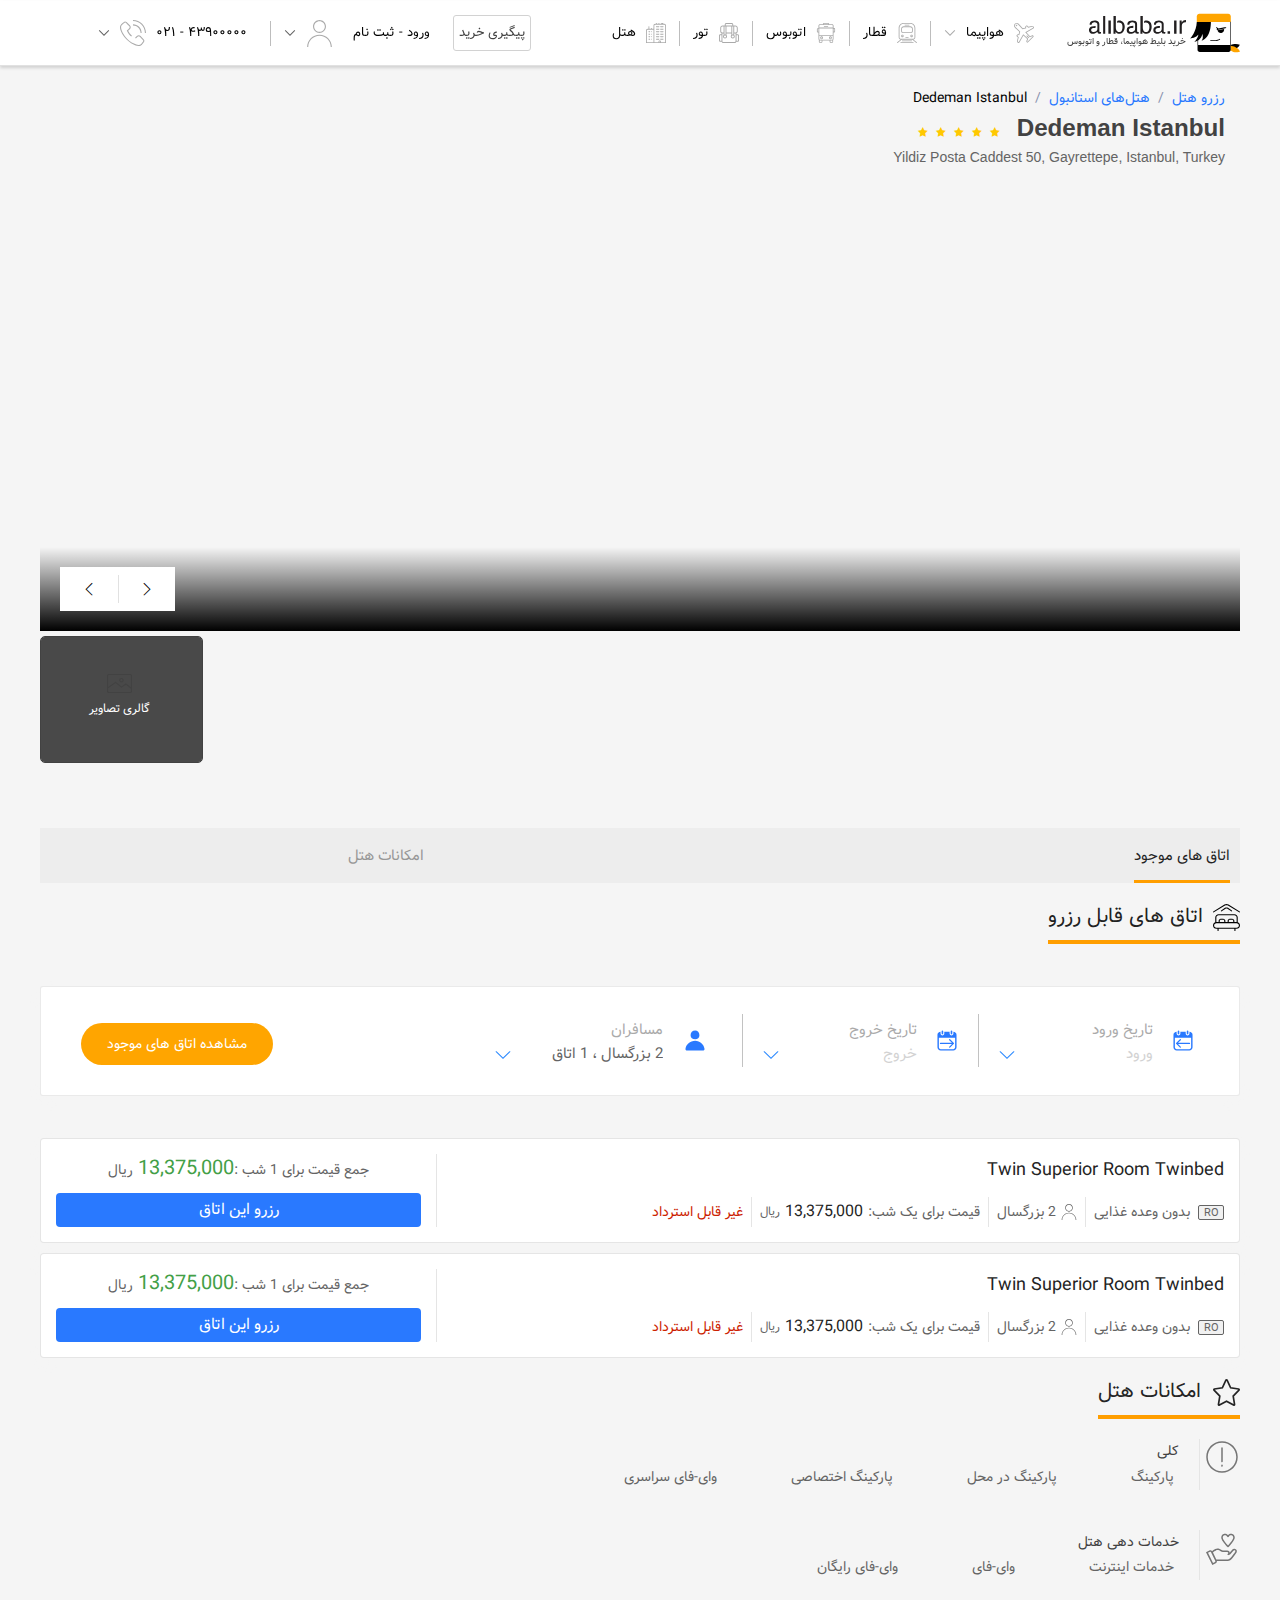
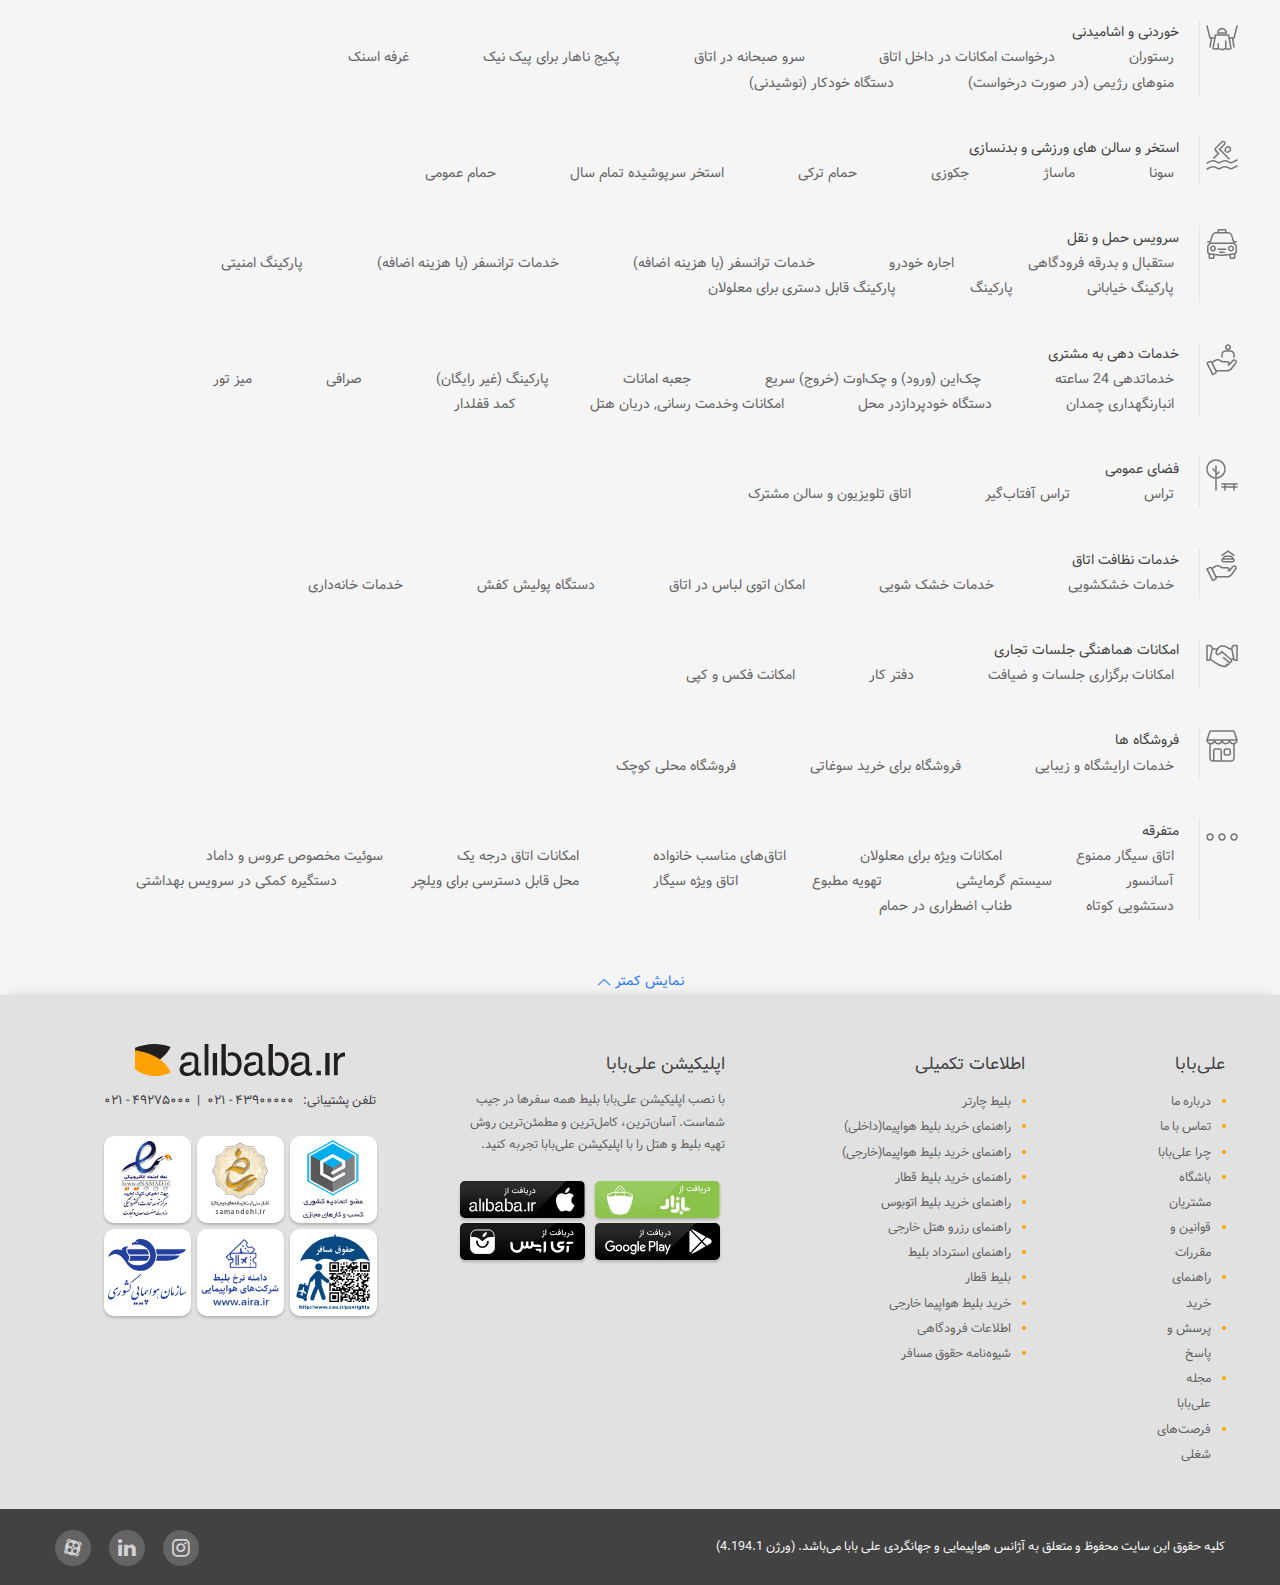
<file: hotel.html>
<html lang="fa">

<head>
    <title>صفحۀ هتل | علی بابا</title>
    <link rel="stylesheet" href="css/hotel.css">
    <link rel="stylesheet" href="css/style.css">
    <link rel="stylesheet" href="css/old-reserve.css">
    <script src="js/jquery-3.5.1.min.js"></script>
    <script src="js/account-switch.js" defer></script>
</head>

<body class="home-page">
    <div>
        <!-- HEADER -->
        <div class="header-container">
            <!-- WHITE HEADER -->
            <header id="site-header" class="site-header">
                <nav class="main-navigation">
                    <a href="index.html" class="logo-alibaba-home ml-3-sm inline-block">
                        <img src="images/mainlogo.svg" width="50" class="inline-block v-middle">
                        <div class="inline-block v-middle">
                            <img src="images/logotype.svg" height="18" class="hidden-xs">
                            <p class="hidden-xs m-0 w-bold">
                                خرید بلیط هواپیما، قطار و اتوبوس
                            </p>
                        </div>
                    </a>

                    <!--TICKETS-->
                    <ul class="main-navigation__list hidden-xs hidden-sm hidden-md">
                        <!--PLANE TICKET-->
                        <li class="main-navigation__item">
                            <a href="" class="main-navigation__button">
                                <svg viewBox="0 0 24 24" version="1.1" xmlns="http://www.w3.org/2000/svg" xmlns:xlink="http://www.w3.org/1999/xlink" class="main-navigation__icon"><g fill-rule="nonzero" transform="translate(-92.000000, 0.000000)"><path d="M98.2845949,14.7539881 L96.8317287,14.3907716 L96.0421506,15.1803497 C95.9932858,15.2292145 95.9932858,15.3084401 96.0421506,15.3573049 L97.7154427,17.030597 L96.614194,21.4355918 C96.5076803,21.8616466 96.6325169,22.3123464 96.9430551,22.6228846 L97.2355272,22.9153567 C97.3484083,23.0282378 97.5314247,23.0282378 97.6443058,22.9153567 C97.6624723,22.8971902 97.6781358,22.8766828 97.6908823,22.8543764 L103.053856,13.4691718 L109.04065,18.9770215 L107.835579,21.788852 C107.728972,22.0376029 107.78455,22.3261981 107.975917,22.5175645 C108.024781,22.5664293 108.104007,22.5664293 108.152872,22.5175645 L114.517547,16.1528893 C114.566412,16.1040245 114.566412,16.0247989 114.517547,15.9759341 C114.326181,15.7845677 114.037585,15.7289894 113.788834,15.8355969 L110.977004,17.0406671 L105.469154,11.0538739 L114.854359,5.6908998 C114.876665,5.67815333 114.897173,5.66248985 114.915339,5.64432332 C115.02822,5.53144223 115.02822,5.34842581 114.915339,5.23554472 L114.622867,4.94307259 C114.312329,4.63253444 113.861629,4.50769782 113.435574,4.61421152 L109.030579,5.71546022 L107.357287,4.04216812 C107.308423,3.99330328 107.229197,3.99330328 107.180332,4.04216812 L106.390754,4.83174623 L106.753971,6.28461244 L102.142152,7.4375671 L96.884435,1.72265737 C96.0477088,0.813172344 94.6321249,0.754189681 93.7226398,1.59091591 C93.6997805,1.61194654 93.6773615,1.63345088 93.6553974,1.65541493 C92.7815342,2.52927813 92.7815342,3.94609032 93.6553974,4.81995353 C93.6773615,4.84191758 93.6997805,4.86342191 93.7226398,4.88445255 L99.4375496,10.1421695 L98.2845949,14.7539881 Z M107.05427,11.2998445 L111.233689,15.8426915 L113.394915,14.9164519 C114.019509,14.6487689 114.744148,14.7883217 115.224654,15.2688273 C115.664043,15.7082164 115.664043,16.420607 115.224654,16.8599961 L108.859979,23.2246713 C108.420589,23.6640604 107.708199,23.6640604 107.26881,23.2246713 C106.788304,22.7441657 106.648751,22.0195262 106.916434,21.3949327 L107.842674,19.2337069 L103.299827,15.0542877 L98.5591254,23.3505154 C98.5022811,23.4499929 98.4324282,23.5414479 98.3514126,23.6224635 C97.8480072,24.1258689 97.0318258,24.1258689 96.5284204,23.6224635 L96.2359483,23.3299914 C95.6770298,22.7710729 95.452344,21.959886 95.6440515,21.1930562 L96.6079789,17.3373467 L95.3350438,16.0644117 C94.8956547,15.6250226 94.8956547,14.912632 95.3350438,14.4732429 L96.1306282,13.6776585 C96.3203889,13.4878978 96.5610685,13.3800898 96.8086859,13.3542345 L97.556988,13.54131 L98.3233364,10.4759164 L93.0455833,5.62038356 C93.0125082,5.58995446 92.9800703,5.55883996 92.9482906,5.52706031 C91.6839031,4.26267281 91.6839031,2.21269564 92.9482906,0.948308148 C92.9800703,0.916528492 93.0125082,0.885413998 93.0455833,0.854984896 C94.3615118,-0.355669327 96.4097118,-0.270327661 97.620366,1.04560084 L102.475899,6.32335396 L105.541292,5.55700556 L105.354217,4.80870346 C105.380072,4.56108606 105.48788,4.32040646 105.677641,4.13064574 L106.473225,3.33506134 C106.912615,2.89567221 107.625005,2.89567221 108.064394,3.33506134 L109.337329,4.60799638 L113.193039,3.64406902 C113.959868,3.45236156 114.771055,3.67704732 115.329974,4.23596581 L115.622446,4.52843794 C116.125851,5.03184332 116.125851,5.84802472 115.622446,6.3514301 C115.54143,6.43244569 115.449975,6.50229865 115.350498,6.55914295 L107.05427,11.2998445 Z M94.8535534,3.85355339 L95.8535534,2.85355339 C96.0488155,2.65829124 96.0488155,2.34170876 95.8535534,2.14644661 C95.6582912,1.95118446 95.3417088,1.95118446 95.1464466,2.14644661 L94.1464466,3.14644661 C93.9511845,3.34170876 93.9511845,3.65829124 94.1464466,3.85355339 C94.3417088,4.04881554 94.6582912,4.04881554 94.8535534,3.85355339 Z M109.853553,17.1464466 L107.853553,15.1464466 C107.658291,14.9511845 107.341709,14.9511845 107.146447,15.1464466 C106.951184,15.3417088 106.951184,15.6582912 107.146447,15.8535534 L109.146447,17.8535534 C109.341709,18.0488155 109.658291,18.0488155 109.853553,17.8535534 C110.048816,17.6582912 110.048816,17.3417088 109.853553,17.1464466 Z"></path></g></svg>
                                <span class="mr-2">هواپیما</span>
                                <svg fill="currentColor" width="12" height="12" xmlns="http://www.w3.org/2000/svg" viewBox="0 0 12 12" class="v-middle chevron mr-2"><g fill-rule="evenodd"><polygon fill-rule="nonzero" points="10.466 3.06 11.173 3.767 6.002 8.939 .83 3.767 1.537 3.06 6.002 7.524"></polygon></g></svg>
                            </a>
                        </li>
                        <li class="line-border"></li>
                        <!--TRAIN TICKET-->
                        <li class="main-navigation__item">
                            <a href="" class="main-navigation__button">
                                <svg viewBox="0 0 24 24" version="1.1" xmlns="http://www.w3.org/2000/svg" xmlns:xlink="http://www.w3.org/1999/xlink" class="main-navigation__icon"><g fill-rule="nonzero" transform="translate(-76.000000, 0.000000)"><path d="M84.0000184,1 C81.2385947,1 79.0000184,3.23857625 79.0000184,6 L79.0000184,17 C79.0000184,18.1045695 79.8954489,19 81.0000184,19 L95.0000184,19 C96.1045879,19 97.0000184,18.1045695 97.0000184,17 L97.0000184,6 C97.0000184,3.23857625 94.7614422,1 92.0000184,1 L84.0000184,1 Z M84.0000184,0 L92.0000184,0 C95.3137269,0 98.0000184,2.6862915 98.0000184,6 L98.0000184,17 C98.0000184,18.6568542 96.6568727,20 95.0000184,20 L81.0000184,20 C79.3431642,20 78.0000184,18.6568542 78.0000184,17 L78.0000184,6 C78.0000184,2.6862915 80.6863099,0 84.0000184,0 Z M84.0000184,5 C82.8954489,5 82.0000184,5.8954305 82.0000184,7 L82.0000184,10 C82.0000184,10.5522847 82.4477337,11 83.0000184,11 L93.0000184,11 C93.5523032,11 94.0000184,10.5522847 94.0000184,10 L94.0000184,7 C94.0000184,5.8954305 93.1045879,5 92.0000184,5 L84.0000184,5 Z M84.0000184,4 L92.0000184,4 C93.6568727,4 95.0000184,5.34314575 95.0000184,7 L95.0000184,10 C95.0000184,11.1045695 94.1045879,12 93.0000184,12 L83.0000184,12 C81.8954489,12 81.0000184,11.1045695 81.0000184,10 L81.0000184,7 C81.0000184,5.34314575 82.3431642,4 84.0000184,4 Z M93.5000184,16 C93.7761608,16 94.0000184,15.7761424 94.0000184,15.5 C94.0000184,15.2238576 93.7761608,15 93.5000184,15 C93.223876,15 93.0000184,15.2238576 93.0000184,15.5 C93.0000184,15.7761424 93.223876,16 93.5000184,16 Z M93.5000184,17 C92.6715913,17 92.0000184,16.3284271 92.0000184,15.5 C92.0000184,14.6715729 92.6715913,14 93.5000184,14 C94.3284455,14 95.0000184,14.6715729 95.0000184,15.5 C95.0000184,16.3284271 94.3284455,17 93.5000184,17 Z M82.5000184,16 C82.7761608,16 83.0000184,15.7761424 83.0000184,15.5 C83.0000184,15.2238576 82.7761608,15 82.5000184,15 C82.223876,15 82.0000184,15.2238576 82.0000184,15.5 C82.0000184,15.7761424 82.223876,16 82.5000184,16 Z M82.5000184,17 C81.6715913,17 81.0000184,16.3284271 81.0000184,15.5 C81.0000184,14.6715729 81.6715913,14 82.5000184,14 C83.3284455,14 84.0000184,14.6715729 84.0000184,15.5 C84.0000184,16.3284271 83.3284455,17 82.5000184,17 Z M85.5000184,2 L90.5000184,2 C90.7761608,2 91.0000184,2.22385763 91.0000184,2.5 C91.0000184,2.77614237 90.7761608,3 90.5000184,3 L85.5000184,3 C85.223876,3 85.0000184,2.77614237 85.0000184,2.5 C85.0000184,2.22385763 85.223876,2 85.5000184,2 Z M86.5000184,17 L89.5000184,17 C89.7761608,17 90.0000184,17.2238576 90.0000184,17.5 C90.0000184,17.7761424 89.7761608,18 89.5000184,18 L86.5000184,18 C86.223876,18 86.0000184,17.7761424 86.0000184,17.5 C86.0000184,17.2238576 86.223876,17 86.5000184,17 Z M81.1876709,19.1095656 C81.4033019,18.9370608 81.717948,18.9720215 81.8904528,19.1876525 C82.0629576,19.4032834 82.0279969,19.7179296 81.8123659,19.8904344 L76.8123659,23.8904344 C76.596735,24.0629392 76.2820888,24.0279785 76.109584,23.8123475 C75.9370792,23.5967166 75.9720399,23.2820704 76.1876709,23.1095656 L81.1876709,19.1095656 Z M82.5000184,21 L93.5000184,21 C93.7761608,21 94.0000184,21.2238576 94.0000184,21.5 C94.0000184,21.7761424 93.7761608,22 93.5000184,22 L82.5000184,22 C82.223876,22 82.0000184,21.7761424 82.0000184,21.5 C82.0000184,21.2238576 82.223876,21 82.5000184,21 Z M80.5000184,23 L95.5000184,23 C95.7761608,23 96.0000184,23.2238576 96.0000184,23.5 C96.0000184,23.7761424 95.7761608,24 95.5000184,24 L80.5000184,24 C80.223876,24 80.0000184,23.7761424 80.0000184,23.5 C80.0000184,23.2238576 80.223876,23 80.5000184,23 Z M94.1876709,19.8904344 C93.9720399,19.7179296 93.9370792,19.4032834 94.109584,19.1876525 C94.2820888,18.9720215 94.596735,18.9370608 94.8123659,19.1095656 L99.8123659,23.1095656 C100.027997,23.2820704 100.062958,23.5967166 99.8904528,23.8123475 C99.717948,24.0279785 99.4033019,24.0629392 99.1876709,23.8904344 L94.1876709,19.8904344 Z"></path></g></svg>
                                <span class="mr-2">قطار</span>
                            </a>
                        </li>
                        <li class="line-border"></li>
                        <!--BUS TICKET-->
                        <li class="main-navigation__item">
                            <a href="" class="main-navigation__button">
                                <svg viewBox="0 0 30 33" version="1.1" xmlns="http://www.w3.org/2000/svg" xmlns:xlink="http://www.w3.org/1999/xlink" class="main-navigation__icon"><g stroke="none" stroke-width="1"><g transform="translate(-1138.000000, -1270.000000)" fill-rule="nonzero"><g transform="translate(1105.000000, 190.000000)"><g transform="translate(0.000000, 1009.000000)"><path d="M61.4695986,79.4076433 C62.4323386,79.4076433 63.1200101,80.1783439 62.9824758,81.1592357 L62.9824758,84.9426752 C62.9824758,85.8535032 62.2260372,86.6242038 61.3320643,86.6242038 L60.4380914,86.6242038 L60.4380914,97.4840764 C60.4380914,98.1847134 60.1630228,98.8152866 59.7504199,99.2356688 L59.7504199,102.038217 C59.7504199,103.089172 58.9252142,104 57.8249398,104 L55.8306926,104 C54.7991854,104 53.9052125,103.159236 53.9052125,102.038217 L53.9052125,99.9363057 L42.0772633,99.9363057 L42.0772633,102.038217 C42.0772633,103.089172 41.2520576,104 40.1517832,104 L38.157536,104 C37.1260288,104 36.2320559,103.159236 36.2320559,102.038217 L36.2320559,99.2356688 C35.819453,98.7452229 35.5443844,98.1847134 35.5443844,97.4840764 L35.5443844,86.6242038 L34.6504115,86.6242038 C33.7564386,86.6242038 33,85.8535032 33,84.9426752 L33,81.1592357 C33,80.2484076 33.7564386,79.477707 34.6504115,79.477707 L35.5443844,79.477707 L35.5443844,75.4840764 C35.5443844,74.1528662 36.6446588,73.0318471 37.9512345,73.0318471 L42.9712362,73.0318471 L42.9712362,72.3312102 C42.9712362,71.6305732 43.5901405,71 44.277812,71 L51.8421981,71 C52.5298696,71 53.1487739,71.6305732 53.1487739,72.3312102 L53.1487739,73.0318471 L58.1687756,73.0318471 C59.4753513,73.0318471 60.5756257,74.1528662 60.5756257,75.4840764 L60.5756257,79.4076433 L61.4695986,79.4076433 Z M59.2002827,97.4840764 L59.1315156,97.4840764 L59.1315156,92.1592357 L36.9197273,92.1592357 L36.9197273,97.4840764 C36.9197273,98.044586 37.4010974,98.5350318 37.9512345,98.5350318 L58.1687756,98.5350318 C58.7189127,98.5350318 59.2002827,98.044586 59.2002827,97.4840764 Z M36.9197273,90.7579618 L36.9197273,90.8280255 L59.1315156,90.8280255 L59.1315156,79.9681529 L36.9197273,79.9681529 L36.9197273,90.7579618 Z M44.3465791,72.3312102 L44.3465791,73.0318471 L51.7046638,73.0318471 L51.7046638,72.3312102 L44.3465791,72.3312102 Z M37.9512345,74.3630573 C37.4010974,74.3630573 36.9197273,74.8535032 36.9197273,75.4840764 L36.9197273,78.4968153 L59.1315156,78.4968153 L59.1315156,75.4140127 C59.1315156,74.8535032 58.6501456,74.3630573 58.1000084,74.3630573 L37.9512345,74.3630573 Z M34.6504115,85.2229299 L34.6504115,85.2929936 L35.5443844,85.2929936 L35.5443844,80.8789809 L34.6504115,80.8789809 C34.5128772,80.8789809 34.3753429,81.0191083 34.3753429,81.1592357 L34.3753429,84.9426752 C34.3753429,85.0828025 34.5128772,85.2229299 34.6504115,85.2229299 Z M40.7706875,102.038217 L40.8394547,102.038217 L40.8394547,99.9363057 C40.4268518,99.9363057 38.0200017,100.006369 37.6761659,99.9363057 L37.6761659,102.038217 C37.6761659,102.318471 37.8824674,102.598726 38.2263031,102.598726 L40.2205504,102.598726 C40.4956189,102.598726 40.7706875,102.388535 40.7706875,102.038217 Z M57.893707,102.598726 C58.2375427,102.598726 58.5126113,102.318471 58.5126113,102.038217 L58.5126113,99.9363057 C58.1000084,99.9363057 55.7619254,99.9363057 55.3493226,99.9363057 L55.3493226,102.038217 C55.3493226,102.318471 55.555624,102.598726 55.8994597,102.598726 L57.893707,102.598726 Z M61.7446672,84.9426752 L61.7446672,81.089172 C61.7446672,80.9490446 61.6071329,80.8089172 61.4695986,80.8089172 L60.5756257,80.8089172 L60.5756257,85.2229299 L61.4695986,85.2229299 C61.6071329,85.2229299 61.7446672,85.0828025 61.7446672,84.9426752 Z M55.3493226,97.9044586 C54.0427468,97.9044586 52.9424724,96.7834395 52.9424724,95.4522293 C52.9424724,94.1210191 54.0427468,93 55.3493226,93 C56.6558983,93 57.7561727,94.1210191 57.7561727,95.4522293 C57.7561727,96.7834395 56.6558983,97.9044586 55.3493226,97.9044586 Z M55.3493226,94.4012739 C54.7991854,94.4012739 54.3178154,94.8216561 54.3178154,95.4522293 C54.3178154,96.0127389 54.7991854,96.5031847 55.3493226,96.5031847 C55.8994597,96.5031847 56.3808297,96.0127389 56.3808297,95.4522293 C56.3808297,94.8917197 55.8994597,94.4012739 55.3493226,94.4012739 Z M40.7706875,97.9044586 C39.4641118,97.9044586 38.3638374,96.7834395 38.3638374,95.4522293 C38.3638374,94.1210191 39.4641118,93 40.7706875,93 C42.0772633,93 43.1775377,94.1210191 43.1775377,95.4522293 C43.1775377,96.7834395 42.0772633,97.9044586 40.7706875,97.9044586 Z M40.7706875,94.4012739 C40.2205504,94.4012739 39.7391803,94.8216561 39.7391803,95.4522293 C39.7391803,96.0127389 40.2205504,96.5031847 40.7706875,96.5031847 C41.3208247,96.5031847 41.8021947,96.0127389 41.8021947,95.4522293 C41.8021947,94.8917197 41.3208247,94.4012739 40.7706875,94.4012739 Z M45.1717849,77.3757962 C44.8279492,77.3757962 44.4841134,77.0955414 44.4841134,76.6751592 C44.4841134,76.2547771 44.759182,75.9745223 45.1717849,75.9745223 L50.879458,75.9745223 C51.2920609,75.9745223 51.5671295,76.2547771 51.5671295,76.6751592 C51.5671295,77.0955414 51.2920609,77.3757962 50.879458,77.3757962 L45.1717849,77.3757962 Z"></path></g></g></g></g></svg>
                                <span class="mr-2">اتوبوس</span>
                            </a>
                        </li>
                        <li class="line-border"></li>
                        <!--TOUR TICKET-->
                        <li class="main-navigation__item">
                            <a href="" class="main-navigation__button">
                                <svg viewBox="0 0 24 24" version="1.1" xmlns="http://www.w3.org/2000/svg" xmlns:xlink="http://www.w3.org/1999/xlink" class="main-navigation__icon"><g stroke="none" stroke-width="1" fill-rule="evenodd"><path d="M22.8758501,20.9356936 C22.8758501,21.1789179 22.6782238,21.3757376 22.4357914,21.3757376 L21.0004001,21.3757376 L21.0004001,14.7190719 L22.4357914,14.7190719 C22.6782238,14.7190719 22.8758501,14.9166917 22.8758501,15.1583158 L22.8758501,20.9356936 Z M18.7264969,22.8758876 L5.27350313,22.8758876 C4.67182291,22.8758876 4.18135751,22.4086409 4.13415122,21.8189819 C4.13415122,21.8173817 4.13495133,21.8157816 4.13415122,21.8141814 C4.13015069,21.7853785 4.12454994,21.7565757 4.12454994,21.7269727 L4.12454994,14.1566157 L4.12454994,12.5580558 C4.17735698,12.5612561 4.22936392,12.5628563 4.28137085,12.5628563 L5.4847313,12.5628563 L5.4847313,14.5438544 C5.27430324,14.7630763 5.10548073,15.019902 4.99026537,15.3055306 C4.97666356,15.3391339 4.9702627,15.3743374 4.95746099,15.4087409 C4.91985598,15.5167517 4.88225097,15.6239624 4.85904787,15.7383738 C4.82864382,15.890389 4.81264169,16.0464046 4.81264169,16.2040204 C4.81264169,17.529753 5.8919856,18.609861 7.21856247,18.609861 C8.54513935,18.609861 9.62528337,17.529753 9.62528337,16.2040204 C9.62528337,16.0464046 9.60848113,15.890389 9.57807708,15.7383738 C9.55567409,15.6239624 9.51806908,15.5167517 9.47966396,15.4087409 C9.46766235,15.3743374 9.4612615,15.3391339 9.44765969,15.3055306 C9.33164422,15.019902 9.16282171,14.7630763 8.95319376,14.5438544 L8.95319376,12.5628563 L14.8011735,12.5628563 L14.8011735,14.5438544 C14.5915455,14.7630763 14.422723,15.019902 14.3067076,15.3055306 C14.2931057,15.3391339 14.2867049,15.3743374 14.2747033,15.4087409 C14.2362982,15.5167517 14.1986932,15.6239624 14.1762902,15.7383738 C14.1458861,15.890389 14.1290839,16.0464046 14.1290839,16.2040204 C14.1290839,17.529753 15.2084278,18.609861 16.5350047,18.609861 C17.8623817,18.609861 18.9417256,17.529753 18.9417256,16.2040204 C18.9417256,16.0464046 18.9257234,15.890389 18.8945193,15.7383738 C18.8721163,15.6239624 18.8345113,15.5167517 18.7961061,15.4087409 C18.7841045,15.3743374 18.7777037,15.3391339 18.7641019,15.3055306 C18.6488865,15.019902 18.480064,14.7622762 18.269636,14.5438544 L18.269636,12.5628563 L19.7194293,12.5628563 C19.7706361,12.5628563 19.8234431,12.5612561 19.8754501,12.5580558 L19.8754501,14.1566157 L19.8754501,21.7269727 C19.8754501,21.7525753 19.8690492,21.7773777 19.867449,21.8021802 C19.8650487,21.8205821 19.8626484,21.8381838 19.8586478,21.8677868 C19.8586478,21.8725873 19.860248,21.8765877 19.8594479,21.8821882 C19.7834378,22.4414441 19.3073743,22.8758876 18.7264969,22.8758876 Z M1.12494999,20.9356936 L1.12494999,15.1583158 C1.12494999,14.9166917 1.32177624,14.7190719 1.56420856,14.7190719 L2.99959995,14.7190719 L2.99959995,21.3757376 L1.56420856,21.3757376 C1.32177624,21.3757376 1.12494999,21.1789179 1.12494999,20.9356936 Z M2.62434991,5.78137814 C2.62434991,4.86768677 3.36764902,4.12521252 4.28137085,4.12521252 L5.4847313,4.12521252 L5.4847313,11.4379438 L4.28137085,11.4379438 C4.18935858,11.4379438 4.10134685,11.4251425 4.01333511,11.4107411 C3.92692359,11.3947395 3.83891185,11.3707371 3.74609948,11.3387339 C3.74209895,11.3379338 3.73889852,11.3387339 3.73489799,11.3379338 C3.09081211,11.1107111 2.62434991,10.5026503 2.62434991,9.78177818 L2.62434991,5.78137814 Z M8.02747033,1.9049905 C8.02747033,1.47454745 8.37711695,1.12571257 8.80677424,1.12571257 L15.1932258,1.12571257 C15.6236832,1.12571257 15.9725297,1.47454745 15.9725297,1.9049905 L15.9725297,3.00030003 L15.3636485,3.00030003 L8.39071876,3.00030003 L8.02747033,3.00030003 L8.02747033,1.9049905 Z M17.144686,12.0004 L17.144686,13.8765877 C17.130284,13.8725873 17.115082,13.8749875 17.09988,13.8709871 C16.9182558,13.8269827 16.7302307,13.7973797 16.5350047,13.7973797 C16.3397786,13.7973797 16.1533538,13.8269827 15.9709295,13.8709871 C15.9565275,13.8749875 15.9405254,13.8725873 15.9253234,13.8765877 L15.9253234,12.0004 L15.9253234,4.12521252 L16.5350047,4.12521252 L17.144686,4.12521252 L17.144686,12.0004 Z M15.285238,15.929593 C15.2868382,15.9247925 15.2884385,15.919992 15.2900387,15.9159916 C15.3540472,15.650365 15.502867,15.4063406 15.7236965,15.2239224 C15.7236965,15.2239224 15.7236965,15.2231223 15.7244966,15.2231223 C15.8901187,15.0855086 16.1645553,14.9222922 16.5350047,14.9222922 C16.9062542,14.9222922 17.1814909,15.0855086 17.3471129,15.2231223 C17.3479131,15.2231223 17.3479131,15.2239224 17.3479131,15.2239224 C17.5679424,15.4063406 17.7175623,15.650365 17.7815709,15.9159916 C17.782371,15.919992 17.7847713,15.9247925 17.7863715,15.929593 C17.8063742,16.0184018 17.8167756,16.1112111 17.8167756,16.2040204 C17.8167756,16.909691 17.242299,17.4849485 16.5350047,17.4849485 C15.8285105,17.4849485 15.2540339,16.909691 15.2540339,16.2040204 C15.2540339,16.1112111 15.2644353,16.0184018 15.285238,15.929593 Z M8.95319376,11.4379438 L14.8011735,11.4379438 L14.8011735,4.12521252 L8.95319376,4.12521252 L8.95319376,11.4379438 Z M5.96879584,15.929593 C5.96959595,15.9247925 5.97199627,15.919992 5.97279637,15.9159916 C6.03680491,15.650365 6.18642486,15.4063406 6.40645419,15.2239224 L6.4072543,15.2231223 C6.57287638,15.0855086 6.84811308,14.9222922 7.21856247,14.9222922 C7.58981197,14.9222922 7.86424857,15.0855086 8.03067076,15.2231223 C8.03067076,15.2231223 8.03067076,15.2239224 8.03067076,15.2239224 C8.2515002,15.4063406 8.40112015,15.650365 8.46432858,15.9159916 C8.46592879,15.919992 8.46832911,15.9247925 8.46912922,15.929593 C8.48993199,16.0184018 8.50033338,16.1112111 8.50033338,16.2040204 C8.50033338,16.909691 7.92505667,17.4849485 7.21856247,17.4849485 C6.51206828,17.4849485 5.93759168,16.909691 5.93759168,16.2040204 C5.93759168,16.1112111 5.94799307,16.0184018 5.96879584,15.929593 Z M6.60888118,4.12521252 L7.46499533,4.12521252 L7.82824377,4.12521252 L7.82824377,12.0004 L7.82824377,13.8765877 C7.81384185,13.8725873 7.79783971,13.8749875 7.78343779,13.8709871 C7.60181358,13.8269827 7.41378851,13.7973797 7.21856247,13.7973797 C7.02333644,13.7973797 6.83611148,13.8269827 6.65448726,13.8709871 C6.64008534,13.8749875 6.62408321,13.8725873 6.60888118,13.8765877 L6.60888118,12.0004 L6.60888118,4.12521252 Z M21.3756501,5.78137814 L21.3756501,9.78177818 C21.3756501,10.5026503 20.909988,11.1107111 20.265102,11.3379338 C20.2611015,11.3387339 20.2579011,11.3379338 20.2547006,11.3387339 C20.1610881,11.3707371 20.0730764,11.3947395 19.987465,11.4107411 C19.8994533,11.4251425 19.8106414,11.4379438 19.7194293,11.4379438 L18.269636,11.4379438 L18.269636,4.12521252 L19.7194293,4.12521252 C20.632351,4.12521252 21.3756501,4.86768677 21.3756501,5.78137814 Z M22.4357914,13.5941594 L21.0004001,13.5941594 L21.0004001,12.2356236 C21.8877184,11.769977 22.5006001,10.8514851 22.5006001,9.78177818 L22.5006001,5.78137814 C22.5006001,4.24762476 21.2532338,3.00030003 19.7194293,3.00030003 L17.707161,3.00030003 L17.0974797,3.00030003 L17.0974797,1.9049905 C17.0974797,0.854485449 16.2437658,0 15.1932258,0 L8.80677424,0 C7.75703427,0 6.90252034,0.854485449 6.90252034,1.9049905 L6.90252034,3.00030003 L6.04720629,3.00030003 L4.28137085,3.00030003 C2.74756634,3.00030003 1.50020003,4.24762476 1.50020003,5.78137814 L1.50020003,9.78177818 C1.50020003,10.8514851 2.11308174,11.769977 2.99959995,12.2356236 L2.99959995,13.5941594 L1.56420856,13.5941594 C0.701693559,13.5941594 0,14.2958296 0,15.1583158 L0,20.9356936 C0,21.7989799 0.701693559,22.5006501 1.56420856,22.5006501 L3.14441926,22.5006501 C3.46206161,23.3727373 4.29257234,24 5.27350313,24 L18.7264969,24 C19.7074277,24 20.5379384,23.3727373 20.8563809,22.5006501 L22.4357914,22.5006501 C23.2983064,22.5006501 24,21.7989799 24,20.9356936 L24,15.1583158 C24,14.2958296 23.2983064,13.5941594 22.4357914,13.5941594 Z"></path></g></svg>
                                <span class="mr-2">تور</span>
                            </a>
                        </li>
                        <li class="line-border"></li>
                        <!--HOTEL TICKET-->
                        <li class="main-navigation__item">
                            <a href="" class="main-navigation__button">
                                <svg viewBox="0 0 24 24" version="1.1" xmlns="http://www.w3.org/2000/svg" xmlns:xlink="http://www.w3.org/1999/xlink" width="20px" height="20px" class="main-navigation__icon"><g transform="translate(-44.000000, 0.000000)"><path d="M54,23 L67,23 L67,3 C67,2.44771525 66.5522847,2 66,2 L55,2 C54.4477153,2 54,2.44771525 54,3 L54,23 Z M55,1 L66,1 C67.1045695,1 68,1.8954305 68,3 L68,24 L53,24 L53,3 C53,1.8954305 53.8954305,1 55,1 Z M59.5,0 C59.7761424,-5.07265313e-17 60,0.223857625 60,0.5 L60,1.5 C60,1.77614237 59.7761424,2 59.5,2 C59.2238576,2 59,1.77614237 59,1.5 L59,0.5 C59,0.223857625 59.2238576,5.07265313e-17 59.5,0 Z M56.5,0 C56.7761424,-5.07265313e-17 57,0.223857625 57,0.5 L57,1.5 C57,1.77614237 56.7761424,2 56.5,2 C56.2238576,2 56,1.77614237 56,1.5 L56,0.5 C56,0.223857625 56.2238576,5.07265313e-17 56.5,0 Z M63,0 L64,0 C64.5522847,-1.01453063e-16 65,0.44771525 65,1 C65,1.55228475 64.5522847,2 64,2 L63,2 C62.4477153,2 62,1.55228475 62,1 C62,0.44771525 62.4477153,1.01453063e-16 63,0 Z M61,24 L61,22.5 C61,22.2238576 60.7761424,22 60.5,22 C60.2238576,22 60,22.2238576 60,22.5 L60,24 L59,24 L59,22.5 C59,21.6715729 59.6715729,21 60.5,21 C61.3284271,21 62,21.6715729 62,22.5 L62,24 L61,24 Z M56.5,4 L59.5,4 C59.7761424,4 60,4.22385763 60,4.5 C60,4.77614237 59.7761424,5 59.5,5 L56.5,5 C56.2238576,5 56,4.77614237 56,4.5 C56,4.22385763 56.2238576,4 56.5,4 Z M61.5,4 L64.5,4 C64.7761424,4 65,4.22385763 65,4.5 C65,4.77614237 64.7761424,5 64.5,5 L61.5,5 C61.2238576,5 61,4.77614237 61,4.5 C61,4.22385763 61.2238576,4 61.5,4 Z M56.5,7 L59.5,7 C59.7761424,7 60,7.22385763 60,7.5 C60,7.77614237 59.7761424,8 59.5,8 L56.5,8 C56.2238576,8 56,7.77614237 56,7.5 C56,7.22385763 56.2238576,7 56.5,7 Z M61.5,7 L64.5,7 C64.7761424,7 65,7.22385763 65,7.5 C65,7.77614237 64.7761424,8 64.5,8 L61.5,8 C61.2238576,8 61,7.77614237 61,7.5 C61,7.22385763 61.2238576,7 61.5,7 Z M56.5,10 L59.5,10 C59.7761424,10 60,10.2238576 60,10.5 C60,10.7761424 59.7761424,11 59.5,11 L56.5,11 C56.2238576,11 56,10.7761424 56,10.5 C56,10.2238576 56.2238576,10 56.5,10 Z M61.5,10 L64.5,10 C64.7761424,10 65,10.2238576 65,10.5 C65,10.7761424 64.7761424,11 64.5,11 L61.5,11 C61.2238576,11 61,10.7761424 61,10.5 C61,10.2238576 61.2238576,10 61.5,10 Z M56.5,13 L59.5,13 C59.7761424,13 60,13.2238576 60,13.5 C60,13.7761424 59.7761424,14 59.5,14 L56.5,14 C56.2238576,14 56,13.7761424 56,13.5 C56,13.2238576 56.2238576,13 56.5,13 Z M61.5,13 L64.5,13 C64.7761424,13 65,13.2238576 65,13.5 C65,13.7761424 64.7761424,14 64.5,14 L61.5,14 C61.2238576,14 61,13.7761424 61,13.5 C61,13.2238576 61.2238576,13 61.5,13 Z M56.5,16 L59.5,16 C59.7761424,16 60,16.2238576 60,16.5 C60,16.7761424 59.7761424,17 59.5,17 L56.5,17 C56.2238576,17 56,16.7761424 56,16.5 C56,16.2238576 56.2238576,16 56.5,16 Z M61.5,16 L64.5,16 C64.7761424,16 65,16.2238576 65,16.5 C65,16.7761424 64.7761424,17 64.5,17 L61.5,17 C61.2238576,17 61,16.7761424 61,16.5 C61,16.2238576 61.2238576,16 61.5,16 Z M56.5,19 L59.5,19 C59.7761424,19 60,19.2238576 60,19.5 C60,19.7761424 59.7761424,20 59.5,20 L56.5,20 C56.2238576,20 56,19.7761424 56,19.5 C56,19.2238576 56.2238576,19 56.5,19 Z M61.5,19 L64.5,19 C64.7761424,19 65,19.2238576 65,19.5 C65,19.7761424 64.7761424,20 64.5,20 L61.5,20 C61.2238576,20 61,19.7761424 61,19.5 C61,19.2238576 61.2238576,19 61.5,19 Z M45,23 L53,23 L53,8 L46,8 C45.4477153,8 45,8.44771525 45,9 L45,23 Z M46,7 L54,7 L54,24 L44,24 L44,9 C44,7.8954305 44.8954305,7 46,7 Z M47.5,4 C47.7761424,4 48,4.22385763 48,4.5 L48,7.5 C48,7.77614237 47.7761424,8 47.5,8 C47.2238576,8 47,7.77614237 47,7.5 L47,4.5 C47,4.22385763 47.2238576,4 47.5,4 Z M50.5,6 C50.7761424,6 51,6.22385763 51,6.5 L51,7.5 C51,7.77614237 50.7761424,8 50.5,8 C50.2238576,8 50,7.77614237 50,7.5 L50,6.5 C50,6.22385763 50.2238576,6 50.5,6 Z M50.5,10 C50.7761424,10 51,10.2238576 51,10.5 C51,10.7761424 50.7761424,11 50.5,11 C50.2238576,11 50,10.7761424 50,10.5 C50,10.2238576 50.2238576,10 50.5,10 Z M47.5,10 L48.5,10 C48.7761424,10 49,10.2238576 49,10.5 C49,10.7761424 48.7761424,11 48.5,11 L47.5,11 C47.2238576,11 47,10.7761424 47,10.5 C47,10.2238576 47.2238576,10 47.5,10 Z M47.5,13 L48.5,13 C48.7761424,13 49,13.2238576 49,13.5 C49,13.7761424 48.7761424,14 48.5,14 L47.5,14 C47.2238576,14 47,13.7761424 47,13.5 C47,13.2238576 47.2238576,13 47.5,13 Z M50.5,13 C50.7761424,13 51,13.2238576 51,13.5 C51,13.7761424 50.7761424,14 50.5,14 C50.2238576,14 50,13.7761424 50,13.5 C50,13.2238576 50.2238576,13 50.5,13 Z M47.5,16 L48.5,16 C48.7761424,16 49,16.2238576 49,16.5 C49,16.7761424 48.7761424,17 48.5,17 L47.5,17 C47.2238576,17 47,16.7761424 47,16.5 C47,16.2238576 47.2238576,16 47.5,16 Z M50.5,16 C50.7761424,16 51,16.2238576 51,16.5 C51,16.7761424 50.7761424,17 50.5,17 C50.2238576,17 50,16.7761424 50,16.5 C50,16.2238576 50.2238576,16 50.5,16 Z M47.5,19 L48.5,19 C48.7761424,19 49,19.2238576 49,19.5 C49,19.7761424 48.7761424,20 48.5,20 L47.5,20 C47.2238576,20 47,19.7761424 47,19.5 C47,19.2238576 47.2238576,19 47.5,19 Z M50.5,19 C50.7761424,19 51,19.2238576 51,19.5 C51,19.7761424 50.7761424,20 50.5,20 C50.2238576,20 50,19.7761424 50,19.5 C50,19.2238576 50.2238576,19 50.5,19 Z"></path></g></svg>
                                <span class="mr-2">هتل</span>
                            </a>
                        </li>
                    </ul>

                    <!-- HEADER LEFT -->
                    <ul class="main-navigation__list mr-auto">
                        <!-- FOLLOW UP -->
                        <li class="main-navigation__item">
                            <a href="" id="followUp" class="btn-order-follow ml-2-sm">
                                <span>پیگیری خرید</span>
                            </a>
                        </li>
                        <!-- USER -->
                        <li class="main-navigation__item login">
                            <button aria-label="User" type="button" data-test="headerUserButton" class="main-navigation__button">
                                <span class="hidden-xs ml-2-md login-label rtl">ورود - ثبت نام</span>
                                <a href="account.html">
                                    <svg width="27px" height="27px" viewBox="0 0 24 24" version="1.1" xmlns="http://www.w3.org/2000/svg" xmlns:xlink="http://www.w3.org/1999/xlink" class="mx-1 mx-2-md"><g fill="currentColor" fill-rule="nonzero"><path d="M12,10.5 C14.6233526,10.5 16.75,8.37335256 16.75,5.75 C16.75,3.12664744 14.6233526,1 12,1 C9.37664744,1 7.25,3.12664744 7.25,5.75 C7.25,8.37335256 9.37664744,10.5 12,10.5 Z M12,11.5 C8.82436269,11.5 6.25,8.92563731 6.25,5.75 C6.25,2.57436269 8.82436269,0 12,0 C15.1756373,0 17.75,2.57436269 17.75,5.75 C17.75,8.92563731 15.1756373,11.5 12,11.5 Z M22,24 C22,18.4771525 17.5228475,14 12,14 C6.4771525,14 2,18.4771525 2,24 L1,24 C1,17.9248678 5.92486775,13 12,13 C18.0751322,13 23,17.9248678 23,24 L22.5,24 L22,24 Z"></path></g></svg>
                                </a>
                                <svg fill="#626262" width="12" height="12" xmlns="http://www.w3.org/2000/svg" viewBox="0 0 12 12" class="v-middle chevron hidden-xs hidden-sm"><g fill-rule="evenodd"><polygon fill-rule="nonzero" points="10.466 3.06 11.173 3.767 6.002 8.939 .83 3.767 1.537 3.06 6.002 7.524"></polygon></g></svg>
                            </button>
                        </li>
                        <li class="hidden-xs line-border"></li>
                        <!-- SUPPORT -->
                        <li class="main-navigation__item support hidden-xs">
                            <button aria-label="Support" type="button" class="main-navigation__button">
                                <span class="hidden-xs text ltr">۰۲۱ - ۴۳۹۰۰۰۰۰</span>
                                <svg width="26px" viewBox="0 0 24 24" version="1.1" xmlns="http://www.w3.org/2000/svg" xmlns:xlink="http://www.w3.org/1999/xlink" class="mx-1 mx-2-md"><g fill="currentColor" fill-rule="nonzero"><path d="M21.0771321,18.3665378 L18.2763943,15.5632233 C17.9649685,15.2398625 17.6268001,15.0849627 17.2812515,15.0849627 C16.9327187,15.0849627 16.5834299,15.2417028 16.2505079,15.5736915 L14.6458381,17.1688073 L13.9398822,16.4599129 L15.5445519,14.8647971 C16.0574369,14.3533472 16.656649,14.0849627 17.2812515,14.0849627 C17.910932,14.0849627 18.505066,14.3584111 18.9976387,14.8698609 L21.7854985,17.6600476 C22.2983835,18.1664336 22.5675211,18.7690329 22.5675211,19.3969515 C22.5675211,20.0198063 20.5159813,22.3998203 20.2316094,22.7441628 C19.459743,23.5796996 18.4745976,24 17.3015637,24 C17.2000023,24 17.0882848,23.9949361 16.9816454,23.9898723 C15.2398678,23.8784674 13.6809007,23.2252295 12.5129448,22.6732688 C9.45594739,21.1996856 6.77980511,19.1083115 4.55561097,16.4599129 C2.72242812,14.2621978 1.49353546,12.2113346 0.670888312,9.99842789 C0.335735769,9.09706087 -0.10097815,7.71969102 0.0208955021,6.24104399 C0.102144603,5.32448538 0.472843628,4.53452326 1.12283644,3.88634922 C3.0186488,2.22540324 4.17306311,1.39493024 4.58607938,1.39493024 C5.20560378,1.39493024 5.79465976,1.65318709 6.28723244,2.13931762 C6.61730691,2.4431492 6.93722525,2.76723622 7.24190938,3.08119553 C7.39425144,3.24323904 7.55674964,3.40528255 7.71416978,3.5622622 L9.10048257,4.9446959 C10.166877,6.00810644 10.166877,7.38547628 9.10048257,8.44888682 C8.95829664,8.59067489 8.81611071,8.73752683 8.67392479,8.8793149 C8.29814769,9.25910438 7.91221446,9.65408543 7.49581282,10.0338749 C7.80557502,10.717496 8.2321328,11.3909893 8.8668914,12.1910791 C9.56392138,13.0451111 10.2767623,13.7959428 11.0176495,14.4550129 L10.3520601,15.2018698 C9.57140028,14.5074193 8.82196394,13.718421 8.08250367,12.8122501 C7.40282469,11.9555398 6.93171231,11.2136897 6.58398842,10.4462901 L6.28427926,9.78485535 L6.82098642,9.29533823 C7.0009295,9.13121667 7.18520696,8.95470097 7.39533473,8.74652181 C7.48164659,8.66101036 7.57115336,8.57135067 7.67870769,8.46285016 C7.82022942,8.31984257 7.82022942,8.31984257 7.96684523,8.17153912 C8.02329765,8.11524466 8.06826274,8.06980487 8.17388276,7.9626043 C8.28154163,7.85332487 8.33136716,7.80297331 8.39340302,7.74111104 C9.0680244,7.06837734 9.0680244,6.32520538 8.39340302,5.65247168 L7.00709023,4.27003798 C6.76074465,4.02438171 6.64890704,3.91107264 6.52331261,3.7772965 C6.14554011,3.38802387 5.87869996,3.12299051 5.58383285,2.8507441 C5.27265048,2.54363155 4.93299153,2.39493024 4.58607938,2.39493024 C4.45610669,2.51364795 4.25001279,2.64611233 3.99536563,2.8293027 C3.44852966,3.2226905 2.70866895,3.82700723 1.82991599,4.594125 C1.34566173,5.07702426 1.07829803,5.64794933 1.01842838,6.32311372 C0.931443641,7.37846675 1.15205884,8.42088665 1.60917116,9.65025515 C2.3929015,11.7584763 3.56652089,13.7121346 5.32236583,15.8171417 C7.45758872,18.3596002 10.0214465,20.3619696 12.9409271,21.7692976 C14.4974753,22.504902 15.7302981,22.9077884 17.029164,22.9909999 C17.1662786,22.9975109 17.2370018,23 17.3015637,23 C18.1997284,23 18.9167937,22.6930162 19.4595688,22.1077386 C19.4709508,22.0939562 19.7624566,21.7468668 19.8945615,21.5874479 C20.1434327,21.2871202 20.3754642,21.0000153 20.5931331,20.7203293 C20.6743807,20.615933 20.752179,20.5143898 20.8262253,20.4159888 C21.0824806,20.0754477 21.2876867,19.7805962 21.4279492,19.5485498 C21.4886141,19.4481876 21.5341801,19.3642723 21.5628082,19.3022444 C21.5370159,18.9819706 21.3796058,18.6652083 21.0771321,18.3665378 Z M11.9890877,-4.4408921e-16 C18.6225314,-4.4408921e-16 24,5.372583 24,12 L22.9990906,12 C22.9990906,5.92486775 18.0697444,1 11.9890877,1 L11.9890877,-4.4408921e-16 Z M11.9890877,5 L11.9890877,4 C16.4113835,4 19.9963626,7.581722 19.9963626,12 L18.9954532,12 C18.9954532,8.13400675 15.8585965,5 11.9890877,5 Z"></path></g></svg>
                                <svg fill="#626262" width="12" height="12" xmlns="http://www.w3.org/2000/svg" viewBox="0 0 12 12" class="v-middle chevron hidden-xs hidden-sm"><g fill-rule="evenodd"><polygon fill-rule="nonzero" points="10.466 3.06 11.173 3.767 6.002 8.939 .83 3.767 1.537 3.06 6.002 7.524"></polygon></g></svg>
                            </button>
                        </li>
                    </ul>
                </nav>
            </header>
        </div>

        <!-- PAGE CONTENTS -->
        <main class="inh-main p-hotel-detail bg-gray">
            <div class="container hotel-detail-container">
                <!-- BREADCRUMB -->
                <div class="hidden-xs mt-2 mb-3-sm mb-0-md">
                    <ol aria-label="breadcrumbs" class="common-breadcrumbs p-0 m-0">
                        <li class="common-breadcrumbs__breadcrumb ">
                            <a href="index.html" rel="" class="" id="breadcrumb-0">رزرو هتل</a>
                        </li>
                        <li aria-hidden="true" class="common-breadcrumbs__seperator">
                            /
                        </li>
                        <li class="common-breadcrumbs__breadcrumb ">
                            <a href="index.html" rel="nofollow" class="" id="breadcrumb-1">هتل‌های استانبول</a>
                        </li>
                        <li aria-hidden="true" class="common-breadcrumbs__seperator">
                            /
                        </li>
                        <li class="common-breadcrumbs__breadcrumb  common-breadcrumbs__breadcrumb--active">
                            <span id="breadcrumb-2">Dedeman Istanbul</span>
                        </li>
                    </ol>
                </div>
                <!-- HOTEL DESCRIPTION -->
                <div class="row">
                    <!-- UPPER DESCRIPTION -->
                    <div class="hidden-xs hidden-sm col-xs-12 text-right">
                        <div class="hotel-detail-title">
                            <!-- HOTEL NAME -->
                            <h2 class="hotel-detail-title-name m-0 inline-block ml-2 font-en ltr" id="hotel-name">
                                Dedeman Istanbul
                            </h2>
                            <!-- STARS -->
                            <div class="rate-stars inline-block" id="hotel-stars">
                                <i class="icon-star-rate active"></i>
                                <i class="icon-star-rate active"></i>
                                <i class="icon-star-rate active"></i>
                                <i class="icon-star-rate active"></i>
                                <i class="icon-star-rate active"></i>
                            </div>
                            <!-- ADDRESS -->
                            <div>
                                <div class="inline-block">
                                    <a href="#poi-section" class="text-dark font-en" id="hotel-address">
                                        Yildiz Posta Caddest 50, Gayrettepe, Istanbul, Turkey
                                    </a>
                                </div>
                            </div>
                        </div>
                    </div>
                    <!-- UNDER UPPER DESCRIPTION -->
                    <div class="col-md-9 col-xs-12">
                        <div class="row">
                            <!-- IMAGE GALLERY -->
                            <div class="hotel-detail-gallery px-md-0">
                                <section class="hotels-detail-container hidden-sm hidden-xs">
                                    <!-- MAIN IMAGE -->
                                    <div class="background background--bottom-text" style="background-image:url(&quot;https://cdn.alibaba.ir/inh/images/hotel/11275/0451b89c.jpg&quot;) ;" id="image-main">
                                        <div class="py-3 px-3">
                                            <div class="next-prev-arrow pull-left">
                                                <i class="icon-arrow-left"></i>
                                                <i class="icon-arrow-right"></i>
                                            </div>
                                        </div>
                                    </div>
                                    <!-- OTHER IMAGES -->
                                    <div class="gallery-thumbnail">
                                        <!-- GALLERY THUMBNAIL -->
                                        <div>
                                            <div class="hv-image img-rounded hovered show-gallery">
                                                <div>
                                                    <span class="inline-block v-middle">
                                                        <span class="svg-icon">
                                                            <svg viewBox="0 0 25 19" version="1.1" xmlns="http://www.w3.org/2000/svg" xmlns:xlink="http://www.w3.org/1999/xlink" fill="#424242" width="25px" height="19px" class="svg-icon"><g stroke="none" stroke-width="1" fill="none" fill-rule="evenodd"><g id="Tour-Detail-[Select-Amount-Room]---Desktop" transform="translate(-1375.000000, -1539.000000)" fill="#424242" fill-rule="nonzero"><g id="Group-13" transform="translate(607.000000, 1532.000000)"><path d="M769.666667,7 C768.752959,7 768,7.75738661 768,8.67646862 L768,24.3235314 C768,25.2425994 768.752959,26 769.666667,26 L791.333333,26 C792.247042,26 793,25.2425994 793,24.3235314 L793,8.67646862 C793,7.75738661 792.247042,7 791.333333,7 L769.666667,7 Z M769.666667,8.11764574 L791.333333,8.11764574 C791.650706,8.11764574 791.888889,8.35722987 791.888889,8.67646862 L791.888889,20.3680993 L787.236111,16.6222537 C787.052227,16.4740259 786.771313,16.4628774 786.576388,16.595989 L782.470486,19.4337474 L776.958333,14.9457068 C776.843235,14.8511121 776.689275,14.8059424 776.541666,14.8234643 C776.454623,14.8355349 776.370554,14.8687653 776.298611,14.919512 L769.111111,19.9052542 L769.111111,8.67638479 C769.111111,8.35714605 769.349296,8.11756192 769.666667,8.11756192 L769.666667,8.11764574 Z M782.444444,10.911788 C781.223724,10.911788 780.222222,11.9191808 780.222222,13.1470795 C780.222222,14.3749782 781.223724,15.382371 782.444444,15.382371 C783.665164,15.382371 784.666666,14.3749782 784.666666,13.1470795 C784.666666,11.9191808 783.665164,10.911788 782.444444,10.911788 Z M782.444444,12.0294338 C783.064675,12.0294338 783.555555,12.5232013 783.555555,13.1470795 C783.555555,13.7709578 783.064675,14.2647253 782.444444,14.2647253 C781.824213,14.2647253 781.333333,13.7709578 781.333333,13.1470795 C781.333333,12.5232013 781.824213,12.0294338 782.444444,12.0294338 Z M776.585069,16.0721764 L782.097222,20.5601946 C782.281105,20.7084503 782.562019,20.7195989 782.756944,20.5864593 L786.854166,17.7486171 L791.888889,21.8000829 L791.888889,24.3235034 C791.888889,24.6427589 791.650706,24.8823263 791.333333,24.8823263 L769.666667,24.8823263 C769.349296,24.8823263 769.111111,24.6427589 769.111111,24.3235034 L769.111111,21.2587232 L776.585069,16.0721484 L776.585069,16.0721764 Z" id="Shape"></path></g></g></g></svg>
                                                        </span>
                                                        <span class="block my-1 hidden-xs">گالری تصاویر</span>
                                                    </span>
                                                </div>
                                            </div>
                                        </div>
                                        <!-- IMAGES -->
                                        <div>
                                            <div class="hv-image img-rounded" style="background-image:url(&quot;https://cdn.alibaba.ir/inh/images/hotel/11275/0451b89c.jpg&quot;) ;">
                                                <div>
                                                    <span class="inline-block v-middle">
                                                        <span class="svg-icon block">
                                                            <svg viewBox="0 0 22 13" version="1.1" xmlns="http://www.w3.org/2000/svg" xmlns:xlink="http://www.w3.org/1999/xlink" fill="" width="22px" height="13px" class="svg-icon"><g stroke="none" stroke-width="1" fill="none" fill-rule="evenodd"><g id="Tour-Detail-[if-select-2room]---Desktop" transform="translate(-1095.000000, -1777.000000)" fill="currentColor" fill-rule="nonzero"><g id="Group-13" transform="translate(607.000000, 1532.000000)"><path d="M498.9944,245 C493.937949,245.003931 489.443175,247.501581 488.033392,251.313119 C487.988869,251.433399 487.988869,251.566591 488.033392,251.686871 C489.444349,255.501583 493.944973,257.999754 499.005624,258 C504.062076,257.996069 508.556825,255.498419 509.966608,251.686871 C510.011131,251.566591 510.011131,251.433399 509.966608,251.313119 C508.55565,247.498417 504.055052,245.000246 498.9944,245 Z M499.000164,247.080003 C501.338501,247.080003 503.250187,249.068135 503.250187,251.499995 C503.250187,253.931855 501.338501,255.919997 499.000164,255.919997 C496.661827,255.919997 494.750142,253.931855 494.750142,251.499995 C494.750142,249.068135 496.661827,247.080003 499.000164,247.080003 Z M499.000164,248.640002 C497.472481,248.640002 496.25015,249.911223 496.25015,251.499995 C496.25015,253.088767 497.472481,254.359998 499.000164,254.359998 C500.527847,254.359998 501.750179,253.088767 501.750179,251.499995 C501.750179,249.911223 500.527847,248.640002 499.000164,248.640002 Z" id="Shape"></path></g></g></g></svg>
                                                        </span>
                                                    <span class="block hidden-xs">مشاهده</span>
                                                        </span>
                                                </div>
                                            </div>
                                        </div>
                                        <div>
                                            <div class="hv-image img-rounded" style="background-image:url(&quot;https://cdn.alibaba.ir/inh/images/hotel/11275/075ff40d.jpg&quot;) ;">
                                                <div><span class="inline-block v-middle"><span class="svg-icon block"><svg viewBox="0 0 22 13" version="1.1" xmlns="http://www.w3.org/2000/svg" xmlns:xlink="http://www.w3.org/1999/xlink" fill="" width="22px" height="13px" class="svg-icon"><g stroke="none" stroke-width="1" fill="none" fill-rule="evenodd"><g id="Tour-Detail-[if-select-2room]---Desktop" transform="translate(-1095.000000, -1777.000000)" fill="currentColor" fill-rule="nonzero"><g id="Group-13" transform="translate(607.000000, 1532.000000)"><path d="M498.9944,245 C493.937949,245.003931 489.443175,247.501581 488.033392,251.313119 C487.988869,251.433399 487.988869,251.566591 488.033392,251.686871 C489.444349,255.501583 493.944973,257.999754 499.005624,258 C504.062076,257.996069 508.556825,255.498419 509.966608,251.686871 C510.011131,251.566591 510.011131,251.433399 509.966608,251.313119 C508.55565,247.498417 504.055052,245.000246 498.9944,245 Z M499.000164,247.080003 C501.338501,247.080003 503.250187,249.068135 503.250187,251.499995 C503.250187,253.931855 501.338501,255.919997 499.000164,255.919997 C496.661827,255.919997 494.750142,253.931855 494.750142,251.499995 C494.750142,249.068135 496.661827,247.080003 499.000164,247.080003 Z M499.000164,248.640002 C497.472481,248.640002 496.25015,249.911223 496.25015,251.499995 C496.25015,253.088767 497.472481,254.359998 499.000164,254.359998 C500.527847,254.359998 501.750179,253.088767 501.750179,251.499995 C501.750179,249.911223 500.527847,248.640002 499.000164,248.640002 Z" id="Shape"></path></g></g></g></svg></span>
                                                    <span
                                                        class="block hidden-xs">مشاهده</span>
                                                        </span>
                                                </div>
                                            </div>
                                        </div>
                                        <div>
                                            <div class="hv-image img-rounded" style="background-image:url(&quot;https://cdn.alibaba.ir/inh/images/hotel/11275/085f96b9.jpg&quot;) ;">
                                                <div><span class="inline-block v-middle"><span class="svg-icon block"><svg viewBox="0 0 22 13" version="1.1" xmlns="http://www.w3.org/2000/svg" xmlns:xlink="http://www.w3.org/1999/xlink" fill="" width="22px" height="13px" class="svg-icon"><g stroke="none" stroke-width="1" fill="none" fill-rule="evenodd"><g id="Tour-Detail-[if-select-2room]---Desktop" transform="translate(-1095.000000, -1777.000000)" fill="currentColor" fill-rule="nonzero"><g id="Group-13" transform="translate(607.000000, 1532.000000)"><path d="M498.9944,245 C493.937949,245.003931 489.443175,247.501581 488.033392,251.313119 C487.988869,251.433399 487.988869,251.566591 488.033392,251.686871 C489.444349,255.501583 493.944973,257.999754 499.005624,258 C504.062076,257.996069 508.556825,255.498419 509.966608,251.686871 C510.011131,251.566591 510.011131,251.433399 509.966608,251.313119 C508.55565,247.498417 504.055052,245.000246 498.9944,245 Z M499.000164,247.080003 C501.338501,247.080003 503.250187,249.068135 503.250187,251.499995 C503.250187,253.931855 501.338501,255.919997 499.000164,255.919997 C496.661827,255.919997 494.750142,253.931855 494.750142,251.499995 C494.750142,249.068135 496.661827,247.080003 499.000164,247.080003 Z M499.000164,248.640002 C497.472481,248.640002 496.25015,249.911223 496.25015,251.499995 C496.25015,253.088767 497.472481,254.359998 499.000164,254.359998 C500.527847,254.359998 501.750179,253.088767 501.750179,251.499995 C501.750179,249.911223 500.527847,248.640002 499.000164,248.640002 Z" id="Shape"></path></g></g></g></svg></span>
                                                    <span
                                                        class="block hidden-xs">مشاهده</span>
                                                        </span>
                                                </div>
                                            </div>
                                        </div>
                                        <div>
                                            <div class="hv-image img-rounded" style="background-image:url(&quot;https://cdn.alibaba.ir/inh/images/hotel/11275/0914078a.jpg&quot;) ;">
                                                <div><span class="inline-block v-middle"><span class="svg-icon block"><svg viewBox="0 0 22 13" version="1.1" xmlns="http://www.w3.org/2000/svg" xmlns:xlink="http://www.w3.org/1999/xlink" fill="" width="22px" height="13px" class="svg-icon"><g stroke="none" stroke-width="1" fill="none" fill-rule="evenodd"><g id="Tour-Detail-[if-select-2room]---Desktop" transform="translate(-1095.000000, -1777.000000)" fill="currentColor" fill-rule="nonzero"><g id="Group-13" transform="translate(607.000000, 1532.000000)"><path d="M498.9944,245 C493.937949,245.003931 489.443175,247.501581 488.033392,251.313119 C487.988869,251.433399 487.988869,251.566591 488.033392,251.686871 C489.444349,255.501583 493.944973,257.999754 499.005624,258 C504.062076,257.996069 508.556825,255.498419 509.966608,251.686871 C510.011131,251.566591 510.011131,251.433399 509.966608,251.313119 C508.55565,247.498417 504.055052,245.000246 498.9944,245 Z M499.000164,247.080003 C501.338501,247.080003 503.250187,249.068135 503.250187,251.499995 C503.250187,253.931855 501.338501,255.919997 499.000164,255.919997 C496.661827,255.919997 494.750142,253.931855 494.750142,251.499995 C494.750142,249.068135 496.661827,247.080003 499.000164,247.080003 Z M499.000164,248.640002 C497.472481,248.640002 496.25015,249.911223 496.25015,251.499995 C496.25015,253.088767 497.472481,254.359998 499.000164,254.359998 C500.527847,254.359998 501.750179,253.088767 501.750179,251.499995 C501.750179,249.911223 500.527847,248.640002 499.000164,248.640002 Z" id="Shape"></path></g></g></g></svg></span>
                                                    <span
                                                        class="block hidden-xs">مشاهده</span>
                                                        </span>
                                                </div>
                                            </div>
                                        </div>
                                        <div>
                                            <div class="hv-image img-rounded" style="background-image:url(&quot;https://cdn.alibaba.ir/inh/images/hotel/11275/0d1fb2b0.jpg&quot;) ;">
                                                <div><span class="inline-block v-middle"><span class="svg-icon block"><svg viewBox="0 0 22 13" version="1.1" xmlns="http://www.w3.org/2000/svg" xmlns:xlink="http://www.w3.org/1999/xlink" fill="" width="22px" height="13px" class="svg-icon"><g stroke="none" stroke-width="1" fill="none" fill-rule="evenodd"><g id="Tour-Detail-[if-select-2room]---Desktop" transform="translate(-1095.000000, -1777.000000)" fill="currentColor" fill-rule="nonzero"><g id="Group-13" transform="translate(607.000000, 1532.000000)"><path d="M498.9944,245 C493.937949,245.003931 489.443175,247.501581 488.033392,251.313119 C487.988869,251.433399 487.988869,251.566591 488.033392,251.686871 C489.444349,255.501583 493.944973,257.999754 499.005624,258 C504.062076,257.996069 508.556825,255.498419 509.966608,251.686871 C510.011131,251.566591 510.011131,251.433399 509.966608,251.313119 C508.55565,247.498417 504.055052,245.000246 498.9944,245 Z M499.000164,247.080003 C501.338501,247.080003 503.250187,249.068135 503.250187,251.499995 C503.250187,253.931855 501.338501,255.919997 499.000164,255.919997 C496.661827,255.919997 494.750142,253.931855 494.750142,251.499995 C494.750142,249.068135 496.661827,247.080003 499.000164,247.080003 Z M499.000164,248.640002 C497.472481,248.640002 496.25015,249.911223 496.25015,251.499995 C496.25015,253.088767 497.472481,254.359998 499.000164,254.359998 C500.527847,254.359998 501.750179,253.088767 501.750179,251.499995 C501.750179,249.911223 500.527847,248.640002 499.000164,248.640002 Z" id="Shape"></path></g></g></g></svg></span>
                                                    <span
                                                        class="block hidden-xs">مشاهده</span>
                                                        </span>
                                                </div>
                                            </div>
                                        </div>
                                        <div>
                                            <div class="hv-image img-rounded" style="background-image:url(&quot;https://cdn.alibaba.ir/inh/images/hotel/11275/0ecd6684.jpg&quot;) ;">
                                                <div><span class="inline-block v-middle"><span class="svg-icon block"><svg viewBox="0 0 22 13" version="1.1" xmlns="http://www.w3.org/2000/svg" xmlns:xlink="http://www.w3.org/1999/xlink" fill="" width="22px" height="13px" class="svg-icon"><g stroke="none" stroke-width="1" fill="none" fill-rule="evenodd"><g id="Tour-Detail-[if-select-2room]---Desktop" transform="translate(-1095.000000, -1777.000000)" fill="currentColor" fill-rule="nonzero"><g id="Group-13" transform="translate(607.000000, 1532.000000)"><path d="M498.9944,245 C493.937949,245.003931 489.443175,247.501581 488.033392,251.313119 C487.988869,251.433399 487.988869,251.566591 488.033392,251.686871 C489.444349,255.501583 493.944973,257.999754 499.005624,258 C504.062076,257.996069 508.556825,255.498419 509.966608,251.686871 C510.011131,251.566591 510.011131,251.433399 509.966608,251.313119 C508.55565,247.498417 504.055052,245.000246 498.9944,245 Z M499.000164,247.080003 C501.338501,247.080003 503.250187,249.068135 503.250187,251.499995 C503.250187,253.931855 501.338501,255.919997 499.000164,255.919997 C496.661827,255.919997 494.750142,253.931855 494.750142,251.499995 C494.750142,249.068135 496.661827,247.080003 499.000164,247.080003 Z M499.000164,248.640002 C497.472481,248.640002 496.25015,249.911223 496.25015,251.499995 C496.25015,253.088767 497.472481,254.359998 499.000164,254.359998 C500.527847,254.359998 501.750179,253.088767 501.750179,251.499995 C501.750179,249.911223 500.527847,248.640002 499.000164,248.640002 Z" id="Shape"></path></g></g></g></svg></span>
                                                    <span
                                                        class="block hidden-xs">مشاهده</span>
                                                        </span>
                                                </div>
                                            </div>
                                        </div>
                                    </div>
                                </section>
                            </div>
                            <!-- NAV BAR -->
                            <div class="navbar pb-3 px-1 mt-4 hidden-xs hidden-sm hotel-detail-sticky" style="top: 65px;">
                                <nav>
                                    <ul class="navbar__list list-unstyled list-inline col-md-9 p-0 flex flex-justify-space-between">
                                        <li class="">
                                            <a href="#room-section" class="scroll-spy-active">اتاق های موجود</a>
                                        </li>
                                        <li class="">
                                            <a href="#facility-section" class="">امکانات هتل</a>
                                        </li>
                                    </ul>
                                </nav>
                            </div>
                            <!-- ROOM -->
                            <div id="room-section" class="scroll-spy-item">
                                <!-- MAIN TITLE -->
                                <div class="hotel-detail-content-title">
                                    <svg fill="" width="16px" height="16px" viewBox="0 0 16 16" version="1.1" xmlns="http://www.w3.org/2000/svg" xmlns:xlink="http://www.w3.org/1999/xlink" class="svg-icon"><defs><path d="M1.99998791,10.6666667 L13.9999154,10.6666667 L13.9999154,8 C13.9999154,7.26362033 13.4029653,6.66666667 12.6665901,6.66666667 L3.33331318,6.66666667 C2.59693797,6.66666667 1.99998791,7.26362033 1.99998791,8 L1.99998791,10.6666667 Z M7.99995164,6 L12.6665901,6 C13.7711529,6 14.666578,6.8954305 14.666578,8 L14.666578,11.3333333 L1.33332527,11.3333333 L1.33332527,8 C1.33332527,6.8954305 2.22875036,6 3.33331318,6 L7.99995164,6 Z M6.66662637,10.6666667 L6.66662637,10 C6.66662637,9.63181017 6.36815134,9.33333333 5.99996373,9.33333333 L4.66663846,9.33333333 C4.29845085,9.33333333 3.99997582,9.63181017 3.99997582,10 L3.99997582,10.6666667 L6.66662637,10.6666667 Z M4.66663846,8.66666667 L5.99996373,8.66666667 C6.73633895,8.66666667 7.333289,9.26362033 7.333289,10 L7.333289,11.3333333 L3.33331318,11.3333333 L3.33331318,10 C3.33331318,9.26362033 3.93026324,8.66666667 4.66663846,8.66666667 Z M11.9999275,10.6666667 L11.9999275,10 C11.9999275,9.63181017 11.7014524,9.33333333 11.3332648,9.33333333 L9.99993955,9.33333333 C9.63175194,9.33333333 9.33327691,9.63181017 9.33327691,10 L9.33327691,10.6666667 L11.9999275,10.6666667 Z M9.99993955,8.66666667 L11.3332648,8.66666667 C12.06964,8.66666667 12.6665901,9.26362033 12.6665901,10 L12.6665901,11.3333333 L8.66661428,11.3333333 L8.66661428,10 C8.66661428,9.26362033 9.26356434,8.66666667 9.99993955,8.66666667 Z M1.99998791,11.3333333 C1.2636127,11.3333333 0.666662637,11.930287 0.666662637,12.6666667 C0.666662637,13.4030463 1.2636127,14 1.99998791,14 L13.9999154,14 C14.7362906,14 15.3332406,13.4030463 15.3332406,12.6666667 C15.3332406,11.930287 14.7362906,11.3333333 13.9999154,11.3333333 L1.99998791,11.3333333 Z M2.66665055,14.6666667 L1.99998791,14.6666667 C0.895425087,14.6666667 1.35269933e-16,13.7712362 0,12.6666667 C-1.35269933e-16,11.5620972 0.895425087,10.6666667 1.99998791,10.6666667 L13.9999154,10.6666667 C15.1044782,10.6666667 15.9999033,11.5620972 15.9999033,12.6666667 C15.9999033,13.7712362 15.1044782,14.6666667 13.9999154,14.6666667 L13.3332527,14.6666667 L13.3332527,15.6666687 C13.3332527,15.8507625 13.1840152,16 12.9999214,16 C12.8158276,16 12.6665901,15.8507625 12.6665901,15.6666687 L12.6665901,14.6666667 L3.33331318,14.6666667 L3.33331318,15.6666687 C3.33331318,15.8507625 3.18407567,16 2.99998187,16 C2.81588806,16 2.66665055,15.8507625 2.66665055,15.6666687 L2.66665055,14.6666667 Z M5.18490415,4.34154953 C5.03172884,4.44366702 4.82477365,4.40227573 4.72265678,4.2490995 C4.62053991,4.09592327 4.66193095,3.88896682 4.81510625,3.78684934 L7.07549233,2.27991618 C7.63532129,1.90669461 8.36465283,1.90669461 8.9244818,2.27991618 L11.1848679,3.78684934 C11.3380432,3.88896682 11.3794342,4.09592327 11.2773174,4.2490995 C11.1752005,4.40227573 10.9682453,4.44366702 10.81507,4.34154953 L8.55468391,2.83461637 C8.21878653,2.61068343 7.7811876,2.61068343 7.44529022,2.83461637 L5.18490415,4.34154953 Z M0.506694279,4.94335685 C0.349441618,5.03907644 0.144367559,4.98919326 0.0486485475,4.83193965 C-0.0470704638,4.67468603 0.00281241558,4.46961073 0.160065077,4.37389115 L6.78679779,0.34020337 C7.53200067,-0.113401123 8.46799933,-0.113401123 9.21320221,0.34020337 L15.8399349,4.37389115 C15.9971876,4.46961073 16.0470705,4.67468603 15.9513515,4.83193965 C15.8556324,4.98919326 15.6505584,5.03907644 15.4933057,4.94335685 L8.86657301,0.909669074 C8.33428524,0.585665864 7.66571476,0.585665864 7.13342699,0.909669074 L0.506694279,4.94335685 Z" id="path-1"></path></defs> <g stroke="none" stroke-width="1" fill="none" fill-rule="evenodd"><g id="International-Hotel---PDP---cancel-rules-expanded--Desktop" transform="translate(-451.000000, -330.000000)"><g id="Group-12" transform="translate(200.000000, 236.000000)"><g id="Group-13" transform="translate(20.000000, 17.000000)"><g id="Icon-/-Hotel-&amp;-Facilities-/-bed" transform="translate(231.000000, 77.000000)"><mask id="mask-2-bed" fill="white"><use xlink:href="#path-1"></use></mask> <use id="bed" fill="currentColor" fill-rule="nonzero" xlink:href="#path-1"></use></g></g></g></g></g></svg>
                                    <h3 class="text-black inline-block">اتاق های قابل رزرو</h3>
                                </div>
                                <!-- OBTAIN ROOM LIST -->
                                <div class="c-search-room box">
                                    <div class="search-items-wrapper">
                                        <!-- DATE -->
                                        <div class="col-xs-6 col-md-5 search-item-container no-p">
                                            <!-- ENTER -->
                                            <div class="col-xs-6 search-item">
                                                <span class="search-item-icon">
                                                    <svg viewBox="0 0 20 22" version="1.1" xmlns="http://www.w3.org/2000/svg" xmlns:xlink="http://www.w3.org/1999/xlink" fill="" width="20px" height="22px" class="svg-icon"><g id="Page-1" stroke="none" stroke-width="1" fill="none" fill-rule="evenodd"><g id="International-Hotel---PDP---cancel-rules-expanded--Desktop" transform="translate(-1355.000000, -3131.000000)" fill="#2979FF" fill-rule="nonzero"><g id="search-hotel" transform="translate(200.000000, 3087.000000)"><g id="Group-17" transform="translate(519.000000, 27.000000)"><path d="M655.982254,25.0920398 L656,25.0920398 L656,35.1567164 C656,37.0024876 654.473824,38.5 652.592724,38.5 L639.407276,38.5 C637.526176,38.5 636,37.0024876 636,35.1567164 L636,21.9054726 C636,20.2860697 637.437445,18.9626866 639.229814,18.8930348 L639.229814,20.7736318 C639.229814,21.8358209 640.117125,22.7064677 641.199645,22.7064677 C642.282165,22.7064677 643.169476,21.8358209 643.169476,20.7736318 L643.169476,18.8930348 L648.741792,18.8930348 L648.741792,20.7562189 C648.741792,21.818408 649.629104,22.6890547 650.711624,22.6890547 C651.794144,22.6890547 652.681455,21.818408 652.681455,20.7562189 L652.681455,18.8756219 C654.509317,18.9278607 655.982254,20.2686567 655.982254,21.9054726 L655.982254,25.0920398 Z M654.509317,35.1567164 L654.509317,25.0920398 L637.490683,25.0920398 L637.490683,35.1567164 C637.490683,36.1840796 638.342502,37.0373134 639.407276,37.0373134 L652.592724,37.0373134 C653.639752,37.0373134 654.509317,36.2014925 654.509317,35.1567164 Z M640.347826,18.3358209 C640.347826,17.8830846 640.738243,17.5 641.199645,17.5 C641.678793,17.5 642.06921,17.8830846 642.051464,18.3358209 L642.051464,20.7562189 C642.051464,21.2089552 641.678793,21.5920398 641.199645,21.5920398 C640.738243,21.5920398 640.347826,21.2263682 640.347826,20.7562189 L640.347826,18.3358209 Z M650.711624,17.5 C651.190772,17.5 651.563443,17.8830846 651.563443,18.3358209 L651.563443,20.7562189 C651.563443,21.2089552 651.190772,21.5920398 650.711624,21.5920398 C650.250222,21.5920398 649.859805,21.2263682 649.859805,20.7562189 L649.859805,18.3358209 C649.859805,17.8830846 650.232476,17.5 650.711624,17.5 Z M639.176575,31.7263682 C638.82165,31.7263682 638.519965,31.4477612 638.537711,31.0820896 C638.537711,30.7338308 638.82165,30.4552239 639.176575,30.4552239 L651.208518,30.4552239 L648.333629,27.6343284 C648.085182,27.3905473 648.085182,26.9900498 648.333629,26.7462687 C648.457853,26.6243781 648.635315,26.5547264 648.795031,26.5547264 C648.954747,26.5547264 649.114463,26.6243781 649.238687,26.7462687 L653.213842,30.6467662 C653.462289,30.8905473 653.462289,31.2910448 653.213842,31.5348259 L649.238687,35.4353234 C648.99024,35.6791045 648.582076,35.6791045 648.333629,35.4353234 C648.085182,35.1915423 648.085182,34.7910448 648.333629,34.5472637 L651.208518,31.7263682 L639.176575,31.7263682 Z" id="Combined-Shape" transform="translate(646.000000, 28.000000) scale(-1, 1) translate(-646.000000, -28.000000) "></path></g></g></g></g></svg>
                                                </span>
                                                <div class="search-item-input">
                                                    <span class="text-gray">تاریخ ورود</span>
                                                    <input type="text" name="departing" placeholder="ورود" id="international-hotels-departing" readonly="readonly" aria-describedby="search-departing-date" value="" class="form-control date notice">
                                                </div>
                                                <span class="search-item-arrow">
                                                    <svg fill="" width="17px" height="9px" viewBox="0 0 17 9" version="1.1" xmlns="http://www.w3.org/2000/svg" xmlns:xlink="http://www.w3.org/1999/xlink"><title>Rectangle 2 Copy</title> <desc>Created with Sketch.</desc> <g id="Page-1" stroke="none" stroke-width="1" fill="none" fill-rule="evenodd"><g id="International-Hotel---PDP---Desktop" transform="translate(-1186.000000, -2842.000000)" fill="#2D8AFF" fill-rule="nonzero"><g id="Group-22" transform="translate(195.000000, 2713.000000)"><g id="search-hotel" transform="translate(5.000000, 66.000000)"><g id="Group-17" transform="translate(514.000000, 27.000000)"><g id="Group-35"><path d="M488.587927,36.3977476 L488.587927,36.3977476 C488.807597,36.6097808 488.813788,36.9597454 488.601754,37.1794153 C488.597227,37.1841056 488.592617,37.1887155 488.587927,37.1932427 L480.5,45 L472.412073,37.1932427 C472.192403,36.9812094 472.186212,36.6312448 472.398246,36.4115749 C472.402773,36.4068846 472.407383,36.4022748 472.412073,36.3977476 L472.412073,36.3977476 C472.641975,36.1758381 473.006317,36.1758381 473.236219,36.3977476 L480.5,43.4090097 L487.763781,36.3977476 C487.993683,36.1758381 488.358025,36.1758381 488.587927,36.3977476 Z" id="Rectangle-2-Copy" transform="translate(480.500000, 40.500000) rotate(-360.000000) translate(-480.500000, -40.500000) "></path></g></g></g></g></g></g></svg>
                                                </span>
                                            </div>
                                            <!-- EXIT -->
                                            <div class="col-xs-6 search-item">
                                                <span class="search-item-icon">
                                                    <svg viewBox="0 0 20 22" version="1.1" xmlns="http://www.w3.org/2000/svg" xmlns:xlink="http://www.w3.org/1999/xlink" fill="" width="20px" height="22px" class="svg-icon"><g id="Page-1" stroke="none" stroke-width="1" fill="none" fill-rule="evenodd"><g id="International-Hotel---PDP---cancel-rules-expanded--Desktop" transform="translate(-1125.000000, -3131.000000)" fill="#2979FF" fill-rule="nonzero"><g id="search-hotel" transform="translate(200.000000, 3087.000000)"><g id="Group-17" transform="translate(519.000000, 27.000000)"><g id="Group-35"><path d="M425.982254,25.0920398 L426,25.0920398 L426,35.1567164 C426,37.0024876 424.473824,38.5 422.592724,38.5 L409.407276,38.5 C407.526176,38.5 406,37.0024876 406,35.1567164 L406,21.9054726 C406,20.2860697 407.437445,18.9626866 409.229814,18.8930348 L409.229814,20.7736318 C409.229814,21.8358209 410.117125,22.7064677 411.199645,22.7064677 C412.282165,22.7064677 413.169476,21.8358209 413.169476,20.7736318 L413.169476,18.8930348 L418.741792,18.8930348 L418.741792,20.7562189 C418.741792,21.818408 419.629104,22.6890547 420.711624,22.6890547 C421.794144,22.6890547 422.681455,21.818408 422.681455,20.7562189 L422.681455,18.8756219 C424.509317,18.9278607 425.982254,20.2686567 425.982254,21.9054726 L425.982254,25.0920398 Z M424.509317,35.1567164 L424.509317,25.0920398 L407.490683,25.0920398 L407.490683,35.1567164 C407.490683,36.1840796 408.342502,37.0373134 409.407276,37.0373134 L422.592724,37.0373134 C423.639752,37.0373134 424.509317,36.2014925 424.509317,35.1567164 Z M410.347826,18.3358209 C410.347826,17.8830846 410.738243,17.5 411.199645,17.5 C411.678793,17.5 412.06921,17.8830846 412.051464,18.3358209 L412.051464,20.7562189 C412.051464,21.2089552 411.678793,21.5920398 411.199645,21.5920398 C410.738243,21.5920398 410.347826,21.2263682 410.347826,20.7562189 L410.347826,18.3358209 Z M420.711624,17.5 C421.190772,17.5 421.563443,17.8830846 421.563443,18.3358209 L421.563443,20.7562189 C421.563443,21.2089552 421.190772,21.5920398 420.711624,21.5920398 C420.250222,21.5920398 419.859805,21.2263682 419.859805,20.7562189 L419.859805,18.3358209 C419.859805,17.8830846 420.232476,17.5 420.711624,17.5 Z M409.176575,31.7263682 C408.82165,31.7263682 408.519965,31.4477612 408.537711,31.0820896 C408.537711,30.7338308 408.82165,30.4552239 409.176575,30.4552239 L421.208518,30.4552239 L418.333629,27.6343284 C418.085182,27.3905473 418.085182,26.9900498 418.333629,26.7462687 C418.457853,26.6243781 418.635315,26.5547264 418.795031,26.5547264 C418.954747,26.5547264 419.114463,26.6243781 419.238687,26.7462687 L423.213842,30.6467662 C423.462289,30.8905473 423.462289,31.2910448 423.213842,31.5348259 L419.238687,35.4353234 C418.99024,35.6791045 418.582076,35.6791045 418.333629,35.4353234 C418.085182,35.1915423 418.085182,34.7910448 418.333629,34.5472637 L421.208518,31.7263682 L409.176575,31.7263682 Z" id="Combined-Shape"></path></g></g></g></g></g></svg>
                                                </span>
                                                <div class="search-item-input">
                                                    <span class="text-gray">تاریخ خروج</span>
                                                    <input type="text" name="returning" placeholder="خروج" id="international-hotels-returning" readonly="readonly" value="" class="form-control date notice">
                                                </div>
                                                <span class="search-item-arrow">
                                                    <svg fill="" width="17px" height="9px" viewBox="0 0 17 9" version="1.1" xmlns="http://www.w3.org/2000/svg" xmlns:xlink="http://www.w3.org/1999/xlink"><title>Rectangle 2 Copy</title> <desc>Created with Sketch.</desc> <g id="Page-1" stroke="none" stroke-width="1" fill="none" fill-rule="evenodd"><g id="International-Hotel---PDP---Desktop" transform="translate(-1186.000000, -2842.000000)" fill="#2D8AFF" fill-rule="nonzero"><g id="Group-22" transform="translate(195.000000, 2713.000000)"><g id="search-hotel" transform="translate(5.000000, 66.000000)"><g id="Group-17" transform="translate(514.000000, 27.000000)"><g id="Group-35"><path d="M488.587927,36.3977476 L488.587927,36.3977476 C488.807597,36.6097808 488.813788,36.9597454 488.601754,37.1794153 C488.597227,37.1841056 488.592617,37.1887155 488.587927,37.1932427 L480.5,45 L472.412073,37.1932427 C472.192403,36.9812094 472.186212,36.6312448 472.398246,36.4115749 C472.402773,36.4068846 472.407383,36.4022748 472.412073,36.3977476 L472.412073,36.3977476 C472.641975,36.1758381 473.006317,36.1758381 473.236219,36.3977476 L480.5,43.4090097 L487.763781,36.3977476 C487.993683,36.1758381 488.358025,36.1758381 488.587927,36.3977476 Z" id="Rectangle-2-Copy" transform="translate(480.500000, 40.500000) rotate(-360.000000) translate(-480.500000, -40.500000) "></path></g></g></g></g></g></g></svg>
                                                </span>
                                            </div>
                                        </div>
                                        <!-- PEOPLE NUMBER -->
                                        <div class="col-xs-4 col-sm-5 col-md-3 search-item-container no-border">
                                            <div class="search-item no-border">
                                                <span class="search-item-icon">
                                                    <svg viewBox="0 0 20 22" version="1.1" xmlns="http://www.w3.org/2000/svg" xmlns:xlink="http://www.w3.org/1999/xlink" fill="" width="20px" height="22px" class="svg-icon"><g id="Page-1" stroke="none" stroke-width="1" fill="none" fill-rule="evenodd"><g id="International-Hotel---PDP---cancel-rules-expanded--Desktop" transform="translate(-898.000000, -3131.000000)" fill="#2979FF"><g id="search-hotel" transform="translate(200.000000, 3087.000000)"><g id="Group-17" transform="translate(519.000000, 27.000000)"><g id="Group-35"><path d="M189.243902,17.5 C191.682927,17.5 193.634146,19.4534884 193.634146,22.3837209 C193.634146,24.8255814 191.682927,26.7790698 189.243902,26.7790698 C186.317073,26.7790698 184.365854,24.8255814 184.365854,22.3837209 C184.365854,19.4534884 186.317073,17.5 189.243902,17.5 Z M189.243902,28.244186 C194.121951,28.244186 198.512195,32.1511628 199,37.0348837 C199,38.0116279 198.512195,38.5 198.02439,38.5 L179.97561,38.5 C179.487805,38.5 179,38.0116279 179,37.0348837 C179.487805,32.1511628 183.878049,28.244186 189.243902,28.244186 Z" id="Combined-Shape"></path></g></g></g></g></g></svg>
                                                </span>
                                                <div class="search-item-input">
                                                    <span class="text-gray">مسافران</span> 
                                                    <input type="text" name="passengers" id="choose-count-passenger" placeholder="مسافران" tabindex="5" readonly="readonly" value="2 بزرگسال ، 1 اتاق" class="form-control notice">
                                                </div>
                                                <span class="search-item-arrow">
                                                    <svg fill="" width="17px" height="9px" viewBox="0 0 17 9" version="1.1" xmlns="http://www.w3.org/2000/svg" xmlns:xlink="http://www.w3.org/1999/xlink"><title>Rectangle 2 Copy</title> <desc>Created with Sketch.</desc> <g id="Page-1" stroke="none" stroke-width="1" fill="none" fill-rule="evenodd"><g id="International-Hotel---PDP---Desktop" transform="translate(-1186.000000, -2842.000000)" fill="#2D8AFF" fill-rule="nonzero"><g id="Group-22" transform="translate(195.000000, 2713.000000)"><g id="search-hotel" transform="translate(5.000000, 66.000000)"><g id="Group-17" transform="translate(514.000000, 27.000000)"><g id="Group-35"><path d="M488.587927,36.3977476 L488.587927,36.3977476 C488.807597,36.6097808 488.813788,36.9597454 488.601754,37.1794153 C488.597227,37.1841056 488.592617,37.1887155 488.587927,37.1932427 L480.5,45 L472.412073,37.1932427 C472.192403,36.9812094 472.186212,36.6312448 472.398246,36.4115749 C472.402773,36.4068846 472.407383,36.4022748 472.412073,36.3977476 L472.412073,36.3977476 C472.641975,36.1758381 473.006317,36.1758381 473.236219,36.3977476 L480.5,43.4090097 L487.763781,36.3977476 C487.993683,36.1758381 488.358025,36.1758381 488.587927,36.3977476 Z" id="Rectangle-2-Copy" transform="translate(480.500000, 40.500000) rotate(-360.000000) translate(-480.500000, -40.500000) "></path></g></g></g></g></g></g></svg>
                                                </span>
                                            </div>
                                        </div>
                                        <!-- BUTTON -->
                                        <div class="col-xs-2 col-sm-1 col-md-4 no-m no-p text-left">
                                            <button type="submit" class="btn btn-primary btn-orange btn-search-panel">
                                                <span class="hidden-xs hidden-sm">مشاهده اتاق های موجود</span>
                                            </button>
                                        </div>
                                    </div>
                                </div>
                                <!-- FOUND ROOMS -->
                                <div>
                                    <div>
                                        <div class="hotel-detail-room-list text-center">
                                            <!-- ROOMS PRICE -->
                                            <div class="hotel-detail-room-list__item">
                                                <div class="common-box">
                                                    <div class="hotel-rooms-card">
                                                        <div class="hotel-rooms-card__rooms-info">
                                                            <ul class="hotel-rooms-card__room-list">
                                                                <li class="hotel-rooms-card__room-list__item">
                                                                    <div class="hotel-single-room">
                                                                        <div class="hotel-single-room__header">
                                                                            <div class="hotel-single-room__header__row flex flex-row flex-align-center flex-justify-start">
                                                                                <div class="text-right">
                                                                                    <span class="hotel-single-room__header__name">Twin Superior Room Twinbed</span>
                                                                                </div>
                                                                            </div>
                                                                        </div>
                                                                        <div class="hotel-single-room__details">
                                                                            <ul class="room-details flex flex-wrap flex-row flex-justify-start flex-align-stretch">
                                                                                <li class="room-details__item room-details__item--services">
                                                                                    <span class="meal-plan-badge room-details__item--services__badge meal-plan-badge--RO">
                                                                                        RO
                                                                                    </span>
                                                                                    <span class="room-details__item--services__label">
                                                                                        بدون وعده غذایی
                                                                                    </span>
                                                                                </li>
                                                                                <li class="room-details__item">
                                                                                    <svg width="27px" height="27px" viewBox="0 0 24 24" version="1.1" xmlns="http://www.w3.org/2000/svg" xmlns:xlink="http://www.w3.org/1999/xlink" aria-hidden="true" focusable="false" class="room-details__item__icon"><g fill="currentColor" fill-rule="nonzero"><path d="M12,10.5 C14.6233526,10.5 16.75,8.37335256 16.75,5.75 C16.75,3.12664744 14.6233526,1 12,1 C9.37664744,1 7.25,3.12664744 7.25,5.75 C7.25,8.37335256 9.37664744,10.5 12,10.5 Z M12,11.5 C8.82436269,11.5 6.25,8.92563731 6.25,5.75 C6.25,2.57436269 8.82436269,0 12,0 C15.1756373,0 17.75,2.57436269 17.75,5.75 C17.75,8.92563731 15.1756373,11.5 12,11.5 Z M22,24 C22,18.4771525 17.5228475,14 12,14 C6.4771525,14 2,18.4771525 2,24 L1,24 C1,17.9248678 5.92486775,13 12,13 C18.0751322,13 23,17.9248678 23,24 L22.5,24 L22,24 Z"></path></g></svg>
                                                                                    <span>
                                                                                        2 بزرگسال
                                                                                    </span>
                                                                                </li>
                                                                                <div class="room-details__break"></div>
                                                                                <li class="room-details__item room-details__item--price">
                                                                                    <span class="room-details__item--price__label">
                                                                                        قیمت برای یک شب:
                                                                                    </span>
                                                                                    <span class="room-details__item--price__value">
                                                                                        13,375,000
                                                                                    </span>
                                                                                    <span class="room-details__item--price__currency">
                                                                                        ریال
                                                                                    </span>
                                                                                </li>
                                                                                <li class="room-details__item room-details__item--refund-policy">
                                                                                    <span style="color: #c20">غیر قابل استرداد</span>
                                                                                </li>
                                                                            </ul>
                                                                        </div>
                                                                    </div>
                                                                </li>
                                                            </ul>
                                                        </div>
                                                        <div class="hotel-rooms-card__price-info">
                                                            <div class="hotel-rooms-card__price-info__total-price flex flex-row flex-align-center flex-justify-center flex-wrap">
                                                                <span class="hotel-rooms-card__price-info__total-price__label">
                                                                    <span>
                                                                        جمع قیمت برای 
                                                                        <span class="hotel-rooms-card__price-info__total-price__label__nights">1 شب</span>
                                                                    </span>
                                                                    :
                                                                </span>
                                                                <div class="hotel-rooms-card__price-info__total-price__prices-holder flex flex-column flex-justify-end">
                                                                    <div class="hotel-rooms-card__price-info__total-price__price">
                                                                        <span class="hotel-rooms-card__price-info__total-price__price__value">
                                                                            13,375,000
                                                                        </span>
                                                                        <span class="hotel-rooms-card__price-info__total-price__price__currency">
                                                                            ریال
                                                                        </span>
                                                                    </div>
                                                                </div>
                                                            </div>
                                                            <div class="hotel-rooms-card__price-info__button flex flex-column flex-align-center">
                                                                <button type="button" class="basic-button basic-button--block basic-button--primary">
                                                                    رزرو این اتاق
                                                                </button>
                                                            </div>
                                                        </div>
                                                    </div>
                                                </div>
                                            </div>
                                            <div class="hotel-detail-room-list__item">
                                                <div class="common-box">
                                                    <div class="hotel-rooms-card">
                                                        <div class="hotel-rooms-card__rooms-info">
                                                            <ul class="hotel-rooms-card__room-list">
                                                                <li class="hotel-rooms-card__room-list__item">
                                                                    <div class="hotel-single-room">
                                                                        <div class="hotel-single-room__header">
                                                                            <div class="hotel-single-room__header__row flex flex-row flex-align-center flex-justify-start">
                                                                                <div class="text-right">
                                                                                    <span class="hotel-single-room__header__name">Twin Superior Room Twinbed</span>
                                                                                </div>
                                                                            </div>
                                                                        </div>
                                                                        <div class="hotel-single-room__details">
                                                                            <ul class="room-details flex flex-wrap flex-row flex-justify-start flex-align-stretch">
                                                                                <li class="room-details__item room-details__item--services">
                                                                                    <span class="meal-plan-badge room-details__item--services__badge meal-plan-badge--RO">
                                                                                        RO
                                                                                    </span>
                                                                                    <span class="room-details__item--services__label">
                                                                                        بدون وعده غذایی
                                                                                    </span>
                                                                                </li>
                                                                                <li class="room-details__item">
                                                                                    <svg width="27px" height="27px" viewBox="0 0 24 24" version="1.1" xmlns="http://www.w3.org/2000/svg" xmlns:xlink="http://www.w3.org/1999/xlink" aria-hidden="true" focusable="false" class="room-details__item__icon"><g fill="currentColor" fill-rule="nonzero"><path d="M12,10.5 C14.6233526,10.5 16.75,8.37335256 16.75,5.75 C16.75,3.12664744 14.6233526,1 12,1 C9.37664744,1 7.25,3.12664744 7.25,5.75 C7.25,8.37335256 9.37664744,10.5 12,10.5 Z M12,11.5 C8.82436269,11.5 6.25,8.92563731 6.25,5.75 C6.25,2.57436269 8.82436269,0 12,0 C15.1756373,0 17.75,2.57436269 17.75,5.75 C17.75,8.92563731 15.1756373,11.5 12,11.5 Z M22,24 C22,18.4771525 17.5228475,14 12,14 C6.4771525,14 2,18.4771525 2,24 L1,24 C1,17.9248678 5.92486775,13 12,13 C18.0751322,13 23,17.9248678 23,24 L22.5,24 L22,24 Z"></path></g></svg>
                                                                                    <span>
                                                                                        2 بزرگسال
                                                                                    </span>
                                                                                </li>
                                                                                <div class="room-details__break"></div>
                                                                                <li class="room-details__item room-details__item--price">
                                                                                    <span class="room-details__item--price__label">
                                                                                        قیمت برای یک شب:
                                                                                    </span>
                                                                                    <span class="room-details__item--price__value">
                                                                                        13,375,000
                                                                                    </span>
                                                                                    <span class="room-details__item--price__currency">
                                                                                        ریال
                                                                                    </span>
                                                                                </li>
                                                                                <li class="room-details__item room-details__item--refund-policy">
                                                                                    <span style="color: #c20">غیر قابل استرداد</span>
                                                                                </li>
                                                                            </ul>
                                                                        </div>
                                                                    </div>
                                                                </li>
                                                            </ul>
                                                        </div>
                                                        <div class="hotel-rooms-card__price-info">
                                                            <div class="hotel-rooms-card__price-info__total-price flex flex-row flex-align-center flex-justify-center flex-wrap">
                                                                <span class="hotel-rooms-card__price-info__total-price__label">
                                                                    <span>
                                                                        جمع قیمت برای 
                                                                        <span class="hotel-rooms-card__price-info__total-price__label__nights">1 شب</span>
                                                                    </span>
                                                                    :
                                                                </span>
                                                                <div class="hotel-rooms-card__price-info__total-price__prices-holder flex flex-column flex-justify-end">
                                                                    <div class="hotel-rooms-card__price-info__total-price__price">
                                                                        <span class="hotel-rooms-card__price-info__total-price__price__value">
                                                                            13,375,000
                                                                        </span>
                                                                        <span class="hotel-rooms-card__price-info__total-price__price__currency">
                                                                            ریال
                                                                        </span>
                                                                    </div>
                                                                </div>
                                                            </div>
                                                            <div class="hotel-rooms-card__price-info__button flex flex-column flex-align-center">
                                                                <button type="button" class="basic-button basic-button--block basic-button--primary">
                                                                    رزرو این اتاق
                                                                </button>
                                                            </div>
                                                        </div>
                                                    </div>
                                                </div>
                                            </div>
                                        </div>
                                    </div>
                                </div>
                            </div>
                            <!-- FACILITIES -->
                            <div id="facility-section" class="px-md-0 scroll-spy-item">
                                <h3 class="hotel-detail-content-title">
                                    <svg xmlns:xlink="http://www.w3.org/1999/xlink" height="32px" width="32px" fill="" xmlns="http://www.w3.org/2000/svg" version="1.1" viewBox="0 0 32 32" class="svg-icon"><g id="Detail" stroke="none" stroke-width="1" fill="none" fill-rule="evenodd"><g id="PDP-Desktop---POI-and-amenities" transform="translate(-1371.000000, -2673.000000)" stroke="#242424" stroke-width="2"><g id="Group-3-Copy" transform="translate(1257.000000, 2674.000000)"><path d="M130,25.2638464 L121.631467,29.898864 C121.052464,30.2198653 120.359461,29.7308634 120.467462,29.0768609 L122.075468,19.1978232 L115.224941,12.1642964 C114.776439,11.7007946 115.03594,10.9222917 115.673443,10.8247913 L125.10098,9.38178578 L129.281497,0.456751742 C129.567998,-0.152250581 130.432002,-0.152250581 130.718503,0.456751742 L134.89902,9.38178578 L144.326557,10.8247913 C144.96406,10.9222917 145.223561,11.7007946 144.775059,12.1642964 L137.924532,19.1978232 L139.532538,29.0768609 C139.640539,29.7308634 138.947536,30.2198653 138.368533,29.898864 L130,25.2638464 Z" id="star"></path></g></g></g></svg>
                                    &nbsp; امکانات هتل
                                </h3>
                                <div class="c-read-more">
                                    <div class="" style="">
                                        <div>
                                            <div>
                                                <svg xmlns:xlink="http://www.w3.org/1999/xlink" height="36px" width="36px" fill="" xmlns="http://www.w3.org/2000/svg" version="1.1" viewBox="0 0 24 24" class="svg-icon"><g id="General" stroke="none" stroke-width="1" fill="none" fill-rule="evenodd"><path d="M12,1.5 C17.7989899,1.5 22.5,6.20101013 22.5,12 C22.5,17.7989899 17.7989899,22.5 12,22.5 C6.20101013,22.5 1.5,17.7989899 1.5,12 C1.5,6.20101013 6.20101013,1.5 12,1.5 Z M12,2.5 C6.75329488,2.5 2.5,6.75329488 2.5,12 C2.5,17.2467051 6.75329488,21.5 12,21.5 C17.2467051,21.5 21.5,17.2467051 21.5,12 C21.5,6.75329488 17.2467051,2.5 12,2.5 Z M12,17 C12.2454599,17 12.4496084,17.1768752 12.4919443,17.4101244 L12.5,17.5 L12.5,18 C12.5,18.2761424 12.2761424,18.5 12,18.5 C11.7545401,18.5 11.5503916,18.3231248 11.5080557,18.0898756 L11.5,18 L11.5,17.5 C11.5,17.2238576 11.7238576,17 12,17 Z M12,5.5 C12.2454599,5.5 12.4496084,5.67687516 12.4919443,5.91012437 L12.5,6 L12.5,15 C12.5,15.2761424 12.2761424,15.5 12,15.5 C11.7545401,15.5 11.5503916,15.3231248 11.5080557,15.0898756 L11.5,15 L11.5,6 C11.5,5.72385763 11.7238576,5.5 12,5.5 Z" id="Combined-Shape" fill="#757575" fill-rule="nonzero"></path></g></svg>
                                                <div class="inline-block hotel-facilities mb-4 pr-3">
                                                    <p class="mb-0 notice text-darker">
                                                        کلی
                                                    </p>
                                                    <ul class="list-inline">
                                                        <li class="ml-5">
                                                            پارکینگ
                                                        </li>
                                                        <li class="ml-5">
                                                            پارکینگ در محل
                                                        </li>
                                                        <li class="ml-5">
                                                            پارکینگ اختصاصی
                                                        </li>
                                                        <li class="ml-5">
                                                            وای-فای سراسری
                                                        </li>
                                                    </ul>
                                                </div>
                                            </div>
                                            <div><svg xmlns:xlink="http://www.w3.org/1999/xlink" height="36px" width="36px" fill="" xmlns="http://www.w3.org/2000/svg" version="1.1" viewBox="0 0 24 24" class="svg-icon"><g id="facilities-facilities" stroke="none" stroke-width="1" fill="none" fill-rule="evenodd"><path d="M8.91126971,12.3000016 C9.97913136,12.3027134 11.0068387,12.7073226 11.7388814,13.3918977 C11.9927747,13.5716199 12.2891205,13.682076 12.550025,13.71 L12.550025,13.71 L15.4811934,13.7102797 C16.347187,13.7303258 17.16,14.1066282 17.1534915,15.1295876 L17.1534915,15.1295876 L17.2011134,15.0869976 C17.3044661,14.9831171 17.4020338,14.8687544 17.4932969,14.7439242 L17.4932969,14.7439242 L17.6253981,14.5488302 L18.9364266,13.0665844 C19.2303462,12.76243 19.624014,12.5708513 20.0483554,12.5291128 C20.5257394,12.482157 21.0019952,12.6287722 21.3774653,12.9421555 C22.1790405,13.636854 22.0556295,14.6350315 21.2897545,15.6331956 C21.0713754,15.9049562 20.9234868,16.0945268 20.7946445,16.2678126 L20.7946445,16.2678126 L19.935063,17.4695956 L19.1890591,18.4712505 C18.0486591,19.9819102 16.894031,20.577824 15.9458394,20.6101826 L15.9458394,20.6101826 L8.58923427,20.6101298 C8.68348201,21.2221625 8.38826753,21.8531641 7.80460448,22.1667134 L7.80460448,22.1667134 L5.56595082,23.2922934 L1.33061406,14.7769198 L3.56559561,13.6531861 C4.22603692,13.3214911 5.01533828,13.5233612 5.44190754,14.0973779 L5.72502105,13.8635357 C5.92540649,13.7026206 6.13417451,13.5439854 6.34825062,13.3921584 C6.74698014,13.1093715 7.13673049,12.8698784 7.51048794,12.6870941 C8.01920873,12.4383065 8.48524634,12.3000016 8.91126971,12.3000016 Z M4.68440439,14.7668139 C4.55961657,14.5216574 4.26023116,14.4233518 4.01460448,14.5467134 L4.01460448,14.5467134 L2.669,15.222 L6.013,21.948 L7.34327829,21.2795879 C7.55531523,21.1656179 7.65243741,20.9200066 7.58444568,20.693833 L7.58444568,20.693833 L7.55111102,20.6102242 Z M8.91,13.3 C8.66279728,13.3 8.33379095,13.3976396 7.94981154,13.5854229 C7.62986294,13.7418923 7.28457911,13.9540617 6.92674938,14.2078416 C6.63098855,14.4176011 6.34390951,14.6432922 6.07763585,14.8689478 L6.07763585,14.8689478 L6.01,14.925 L8.198,19.61 L15.9286411,19.6104789 C16.5242243,19.5899671 17.3365525,19.1866548 18.2320717,18.0727619 L18.2320717,18.0727619 L18.3909409,17.8687495 C18.6273307,17.5556098 18.8275799,17.2874211 19.0014105,17.0515576 L19.0014105,17.0515576 L19.3520494,16.5700875 L19.9905019,15.6733581 C20.0452098,15.5997417 20.1027647,15.5238583 20.1663084,15.441672 L20.1663084,15.441672 L20.5032843,15.0156702 C20.9803327,14.3938035 21.0331009,13.9670019 20.7296804,13.703921 C20.5671238,13.568294 20.3569327,13.5035867 20.1462436,13.5243102 C19.9355546,13.5450337 19.741999,13.6494538 19.5946019,13.8311698 L19.5946019,13.8311698 L18.4264008,15.1411175 C17.9686094,15.8886838 17.254463,16.4395772 16.4027936,16.7000251 L16.4027936,16.7000251 L16.2686002,16.7354441 C15.6780164,16.8913227 15.376795,16.0543184 15.9312727,15.7981118 L15.9312727,15.7981118 L15.9723403,15.771345 L16.0189038,15.731882 C16.1377823,15.6179984 16.1929844,15.4528951 16.16,15.21 L16.16,15.21 L16.1506458,15.112984 C16.0953376,14.839076 15.8021678,14.7179642 15.4695974,14.7101458 L15.4695974,14.7101458 L12.5012933,14.707622 C12.0187538,14.6603915 11.5568517,14.488228 11.1100636,14.1666651 C10.5112243,13.6114791 9.72533038,13.3020721 8.91,13.3 Z M16.0937474,3.38131343 C16.642775,2.73434482 17.4959368,2.39961602 18.3583007,2.52496877 L18.3583007,2.52496877 L18.5308088,2.55621755 C19.6805155,2.80602293 20.5004611,3.82366388 20.4999997,5 C20.4999997,5.98921566 19.7764733,7.29449672 18.5473757,8.86408751 C18.1194709,9.41053355 17.6538187,9.95610174 17.1766728,10.481607 C16.9671009,10.7124193 16.776238,10.9165527 16.6116994,11.0883965 L16.6116994,11.0883965 L16.3551073,11.3519925 C16.1601014,11.5487241 15.8423171,11.5494241 15.6464465,11.3535534 C15.5539726,11.2610795 15.4136186,11.1166565 15.2367099,10.9287347 L15.2367099,10.9287347 L14.650902,10.2903478 C14.2951579,9.89254735 13.9437137,9.48003284 13.6095654,9.06234752 C13.239959,8.60033945 12.9074526,8.15145579 12.6210117,7.72179454 C11.9032315,6.64512419 11.4999997,5.73785296 11.4999997,5.00019588 C11.499539,3.82366374 12.3194846,2.80602291 13.4691912,2.55621755 C14.3889566,2.35637325 15.3206231,2.69121358 15.9036926,3.37586528 L15.9036926,3.37586528 L15.9999997,3.498 Z M18.3184853,3.53341699 C17.6286613,3.38353377 16.9276799,3.73491738 16.635,4.37730404 L16.635,4.37730404 L16.5803548,4.47424731 C16.4514921,4.66538757 16.234785,4.78282202 15.9999996,4.78282202 C15.7316741,4.78282202 15.4869605,4.62943811 15.365,4.37730404 C15.0723201,3.73491738 14.3713387,3.38353377 13.6815147,3.53341699 C12.9916907,3.68330021 12.4997233,4.29388476 12.4999996,5 C12.4999996,5.48436926 12.8375089,6.2437647 13.453062,7.16709435 C13.7221768,7.57076643 14.0378185,7.99688277 14.3904342,8.43765248 C14.8199032,8.97448872 15.2811239,9.50489252 15.7424016,10.0046099 L15.7424016,10.0046099 L15.9999996,10.28 L16.4363219,9.80938644 C16.8981869,9.30071074 17.348467,8.77315286 17.7600466,8.24755463 C18.8503492,6.85520869 19.4999996,5.6832038 19.4999996,4.99980396 C19.5002767,4.29388474 19.0083093,3.68330022 18.3184853,3.53341699 Z" id="Combined-Shape" fill="#757575" fill-rule="nonzero"></path></g></svg>
                                                <div class="inline-block hotel-facilities mb-4 pr-3">
                                                    <p class="mb-0 notice text-darker">
                                                        خدمات دهی هتل
                                                    </p>
                                                    <ul class="list-inline">
                                                        <li class="ml-5">
                                                            خدمات اینترنت
                                                        </li>
                                                        <li class="ml-5">
                                                            وای-فای
                                                        </li>
                                                        <li class="ml-5">
                                                            وای-فای رایگان
                                                        </li>
                                                    </ul>
                                                </div>
                                            </div>
                                            <div><svg xmlns:xlink="http://www.w3.org/1999/xlink" height="36px" width="36px" fill="" xmlns="http://www.w3.org/2000/svg" version="1.1" viewBox="0 0 24 24" class="svg-icon"><g id="Food-Drink" stroke="none" stroke-width="1" fill="none" fill-rule="evenodd"><path d="M22.0321219,3.50094585 L22.1212678,3.51492875 C22.3593989,3.57446152 22.5145535,3.79556891 22.4990541,4.03212186 L22.4850713,4.12126781 L20.4850713,12.1212678 C20.4363811,12.3160284 20.2771763,12.4599248 20.0844332,12.4928558 L20,12.5 L19.5868817,12.4998817 L20.493197,17.9378005 C20.5385945,18.2101857 20.3545847,18.4677994 20.0821995,18.513197 C19.8400794,18.5535503 19.6096304,18.4126435 19.5295246,18.1895279 L19.506803,18.1021995 L18.5718817,12.4998817 L17.3018817,12.4998817 L18.4916084,18.9087793 C18.52413,19.0840458 18.4607502,19.2608813 18.3299673,19.3756927 L18.2590909,19.4276352 C17.0487694,20.1609314 15.5312306,20.1609314 14.28,19.4 L14.4608817,19.5018817 L13.5112195,19.9177234 C12.6803232,20.2829932 11.7507561,20.3351747 10.8824458,20.0700348 L10.666737,19.9971365 L10.4541359,19.9110019 L9.519,19.463 L9.36559116,19.5417787 C8.27480179,20.0544249 6.99817097,20.0202485 5.93216046,19.4392495 L5.93216046,19.4392495 L5.73484848,19.3239041 C5.56042448,19.2148021 5.47063433,19.0099953 5.50857641,18.8077891 L5.50857641,18.8077891 L6.69088172,12.4998817 L5.42388172,12.4998817 L4.49324118,18.1019338 C4.44799042,18.3743433 4.19047583,18.5584919 3.91806625,18.5132412 C3.6759244,18.4730183 3.50351961,18.2650808 3.4999779,18.028047 L3.50675882,17.9380662 L4.40888172,12.4998817 L4,12.5 C3.79924541,12.5 3.62103255,12.3804487 3.54233774,12.2014473 L3.51492875,12.1212678 L1.51492875,4.12126781 C1.44795439,3.85337036 1.61083473,3.58190311 1.87873219,3.51492875 C2.11686326,3.45539598 2.3578149,3.57747681 2.45545806,3.7934938 L2.48507125,3.87873219 L4.39,11.5 L6.87888172,11.4998817 L7.17857641,9.90778906 C7.21739892,9.70089066 7.38033265,9.54385096 7.58163061,9.50782382 L7.67,9.5 L16.33,9.5 C16.5709616,9.5 16.777647,9.67186189 16.8216084,9.90877934 L16.8216084,9.90877934 L17.1158817,11.4998817 L19.609,11.5 L21.5149287,3.87873219 C21.5670199,3.6703675 21.7428167,3.52553168 21.9444239,3.50296176 L22.0321219,3.50094585 Z M15.914,10.5 L8.084,10.5 L6.558,18.634 L6.61629925,18.6625309 C7.39782069,19.0087673 8.30044504,18.9799143 9.06178267,18.5759718 L8.99988172,18.6048817 L9,15.87 C9,15.5938576 9.22385763,15.37 9.5,15.37 C9.74545989,15.37 9.94960837,15.5468752 9.99194433,15.7801244 L10,15.87 L9.99988172,18.5848817 L10.8712195,19.0022766 C11.5193373,19.2871953 12.2490851,19.313097 12.9128051,19.0796484 L13.1097926,19.001833 L13.9998817,18.6118817 L14,14.06 C14,13.7838576 14.2238576,13.56 14.5,13.56 C14.7454599,13.56 14.9496084,13.7368752 14.9919443,13.9701244 L15,14.06 L15.0000391,18.6627884 C15.7404519,19.0472894 16.6109218,19.0795856 17.3731828,18.7596769 L17.3731828,18.7596769 L17.441,18.728 L16.2102367,12.1011503 C16.2088668,12.0944823 16.2076296,12.0877658 16.206528,12.0810037 L15.914,10.5 Z M12,4.96 C12.2400453,4.96 12.4405817,5.12915791 12.4889078,5.35477235 C14.1461995,5.59198354 15.42,7.01723575 15.42,8.74 C15.42,9.01614237 15.1961424,9.24 14.92,9.24 L14.92,9.24 L9.08,9.24 C8.80385763,9.24 8.58,9.01614237 8.58,8.74 C8.58,7.01688982 9.85431207,5.59141116 11.5119388,5.35456139 C11.5594183,5.12915791 11.7599547,4.96 12,4.96 Z M12,6.32000006 C10.8773156,6.32000006 9.93318898,7.08449712 9.6598092,8.12130229 L9.6598092,8.12130229 L9.632,8.24 L14.367,8.24 L14.3401908,8.12130229 C14.0798291,7.13386879 13.2110803,6.39342678 12.1591157,6.32514758 L12.1591157,6.32514758 Z" id="Combined-Shape" fill="#757575" fill-rule="nonzero"></path></g></svg>
                                                <div class="inline-block hotel-facilities mb-4 pr-3">
                                                    <p class="mb-0 notice text-darker">
                                                        خوردنی و اشامیدنی
                                                    </p>
                                                    <ul class="list-inline">
                                                        <li class="ml-5">
                                                            رستوران
                                                        </li>
                                                        <li class="ml-5">
                                                            درخواست امکانات در داخل اتاق
                                                        </li>
                                                        <li class="ml-5">
                                                            سرو صبحانه در اتاق
                                                        </li>
                                                        <li class="ml-5">
                                                            پکیج ناهار برای پیک نیک
                                                        </li>
                                                        <li class="ml-5">
                                                            غرفه اسنک
                                                        </li>
                                                        <li class="ml-5">
                                                            منوهای رژیمی (در صورت درخواست)
                                                        </li>
                                                        <li class="ml-5">
                                                            دستگاه خودکار (نوشیدنی)
                                                        </li>
                                                    </ul>
                                                </div>
                                            </div>
                                            <div><svg xmlns:xlink="http://www.w3.org/1999/xlink" height="36px" width="36px" fill="" xmlns="http://www.w3.org/2000/svg" version="1.1" viewBox="0 0 24 24" class="svg-icon"><g id="Pool-and-Wellness" stroke="none" stroke-width="1" fill="none" fill-rule="evenodd"><path d="M22.4469258,19.7758186 C22.5569809,19.9952233 22.4904134,20.257006 22.3009051,20.3994283 L22.2241814,20.4469258 L19.1125,22.0077653 C18.4701085,22.3269774 17.7246756,22.3535784 17.064258,22.0871434 L16.8863932,22.0072136 L15.56625,21.347142 C14.6460824,20.8866898 13.5736285,20.8559929 12.6330397,21.2551098 L12.4336068,21.3472136 L11.1125,22.0077653 C10.4701085,22.3269774 9.7246756,22.3535784 9.06425799,22.0871434 L8.8863932,22.0072136 L7.56625,21.347142 C6.64608237,20.8866898 5.57362854,20.8559929 4.63238067,21.2554385 L4.43279626,21.3476179 L2.22279626,22.4476179 C1.9755837,22.5706649 1.67542903,22.4700088 1.55238205,22.2227963 C1.44300696,22.0030518 1.51038492,21.7414765 1.70033339,21.5996417 L1.77720374,21.5523821 L3.98625,20.452858 C5.17926445,19.8558732 6.57137997,19.8207564 7.78769869,20.347448 L8.0136068,20.4527864 L9.3325,21.1122347 C9.70625508,21.2979581 10.1381448,21.3185941 10.5240413,21.17453 L10.6663932,21.1127864 L11.98625,20.452858 C13.1792644,19.8558732 14.57138,19.8207564 15.7876987,20.347448 L16.0136068,20.4527864 L17.3325,21.1122347 C17.7062551,21.2979581 18.1381448,21.3185941 18.5236377,21.1747321 L18.6658186,21.1130742 L21.7758186,19.5530742 C22.0226489,19.4292622 22.3231138,19.5289883 22.4469258,19.7758186 Z M22.4469258,15.7758186 C22.5569809,15.9952233 22.4904134,16.257006 22.3009051,16.3994283 L22.2241814,16.4469258 L19.1125,18.0077653 C18.4701085,18.3269774 17.7246756,18.3535784 17.064258,18.0871434 L16.8863932,18.0072136 L15.56625,17.347142 C14.6460824,16.8866898 13.5736285,16.8559929 12.6330397,17.2551098 L12.4336068,17.3472136 L11.1125,18.0077653 C10.4701085,18.3269774 9.7246756,18.3535784 9.06425799,18.0871434 L8.8863932,18.0072136 L7.56625,17.347142 C6.64608237,16.8866898 5.57362854,16.8559929 4.63238067,17.2554385 L4.43279626,17.3476179 L2.22279626,18.4476179 C1.9755837,18.5706649 1.67542903,18.4700088 1.55238205,18.2227963 C1.44300696,18.0030518 1.51038492,17.7414765 1.70033339,17.5996417 L1.77720374,17.5523821 L3.98625,16.452858 C5.17926445,15.8558732 6.57137997,15.8207564 7.78769869,16.347448 L8.0136068,16.4527864 L9.3325,17.1122347 C9.70625508,17.2979581 10.1381448,17.3185941 10.5240413,17.17453 L10.6663932,17.1127864 L11.98625,16.452858 C13.1792644,15.8558732 14.57138,15.8207564 15.7876987,16.347448 L16.0136068,16.4527864 L17.3325,17.1122347 C17.7062551,17.2979581 18.1381448,17.3185941 18.5236377,17.1747321 L18.6658186,17.1130742 L21.7758186,15.5530742 C22.0226489,15.4292622 22.3231138,15.5289883 22.4469258,15.7758186 Z M12.775,3.10377155 C13.2209923,3.10377155 13.6486816,3.28111075 13.963293,3.59618644 C14.2788893,3.91131836 14.4562284,4.33900773 14.4562284,4.785 C14.4562284,5.17524323 14.3204531,5.55147331 14.0748981,5.85073299 L13.9630148,5.97409111 L11.029,8.9 L17.3530229,15.2059169 L16.6469771,15.9140831 L9.6118226,8.89999192 L13.256707,5.26618644 C13.3844483,5.13863304 13.4562284,4.96552068 13.4562284,4.785 C13.4562284,4.60447932 13.3844483,4.43136696 13.2561864,4.30329303 C13.128633,4.1755517 12.9555207,4.10377155 12.775,4.10377155 C12.6305835,4.10377155 12.4909082,4.14971085 12.3751609,4.23383652 L12.2931367,4.30396958 L8.04460365,8.5425 C7.87228205,8.71584998 7.85313521,8.98397038 7.98642549,9.17764063 L8.04355339,9.24644661 L10.3997591,11.6026523 L6.67090119,15.2761858 L5.96909881,14.5638142 L8.98,11.597 L7.33539635,9.9525 C6.79016004,9.40400983 6.75608277,8.53926154 7.23437326,7.95002821 L7.33686329,7.83603042 L11.5861864,3.59670697 C11.9013184,3.28111075 12.3290077,3.10377155 12.775,3.10377155 Z M16.0608132,6.71382006 L16.2468072,6.71616796 L16.4318626,6.73540175 C16.8597989,6.79981542 17.2586236,7.00042811 17.5843359,7.32579983 L17.5843359,7.32579983 L17.7193223,7.47284981 L17.8218141,7.61989276 C18.400279,8.53205875 18.2147968,9.73783494 17.3846312,10.4302823 L17.3846312,10.4302823 L16.8518347,10.8851934 C16.4629972,11.189982 15.9750738,11.3454357 15.4775652,11.3187834 C14.9178679,11.2887997 14.394856,11.0309532 13.9990211,10.5647741 L13.9990211,10.5647741 L13.8983177,10.4185157 C13.3302151,9.51243051 13.5080557,8.32134398 14.3194847,7.6248205 L14.3194847,7.6248205 L14.7286988,7.26460506 C15.1384419,6.8818799 15.6870638,6.68368285 16.2468072,6.71616796 Z M16.065,7.714 L15.9457977,7.72883896 C15.7465252,7.76437251 15.5581256,7.85816913 15.4005153,8.0051795 L15.4005153,8.0051795 L14.9756832,8.37938171 C14.5356746,8.75711044 14.4397503,9.39956327 14.7329173,9.86813747 L14.7329173,9.86813747 L14.7897514,9.95474799 C14.9765015,10.1727901 15.2443857,10.3048578 15.5310599,10.3202153 C15.8177341,10.3355728 16.0981947,10.2328808 16.3253688,10.0197177 L16.3253688,10.0197177 L16.7397209,9.66604519 C17.1877848,9.29228897 17.2874371,8.64447298 16.9902413,8.17481997 L16.9902413,8.17481997 L16.9287206,8.08345945 C16.7429383,7.86446762 16.4755668,7.73112684 16.2143504,7.71531588 L16.2143504,7.71531588 L16.065,7.714 Z" id="Combined-Shape" fill="#757575" fill-rule="nonzero"></path></g></svg>
                                                <div class="inline-block hotel-facilities mb-4 pr-3">
                                                    <p class="mb-0 notice text-darker">
                                                        استخر و سالن های ورزشی و بدنسازی
                                                    </p>
                                                    <ul class="list-inline">
                                                        <li class="ml-5">
                                                            سونا
                                                        </li>
                                                        <li class="ml-5">
                                                            ماساژ
                                                        </li>
                                                        <li class="ml-5">
                                                            جکوزی
                                                        </li>
                                                        <li class="ml-5">
                                                            حمام ترکی
                                                        </li>
                                                        <li class="ml-5">
                                                            استخر سرپوشیده تمام سال
                                                        </li>
                                                        <li class="ml-5">
                                                            حمام عمومی
                                                        </li>
                                                    </ul>
                                                </div>
                                            </div>
                                            <div><svg xmlns:xlink="http://www.w3.org/1999/xlink" height="36px" width="36px" fill="" xmlns="http://www.w3.org/2000/svg" version="1.1" viewBox="0 0 24 24" class="svg-icon"><g id="Transport" stroke="none" stroke-width="1" fill="none" fill-rule="evenodd"><path d="M20.58,11.46 L20.44,11 L21.5,11 C21.7761424,11 22,10.7761424 22,10.5 C22,10.2238576 21.7761424,10 21.5,10 L20.12,10 L18.91,6.11 C18.5153532,4.83908977 17.3306244,3.98005963 16,4 L15,4 L15,3 C15,2.44771525 14.5522847,2 14,2 L10,2 C9.44771525,2 9,2.44771525 9,3 L9,4 L8,4 C6.6693756,3.98005963 5.48464683,4.83908977 5.09,6.11 L3.88,10 L2.5,10 C2.22385763,10 2,10.2238576 2,10.5 C2,10.7761424 2.22385763,11 2.5,11 L3.56,11 L3.42,11.46 C2.5402332,12.005056 2.00352789,12.9650782 2,14 L2,17.19 C2.00428692,17.9002221 2.38491093,18.5548954 3,18.91 L3,21 C3,21.5522847 3.44771525,22 4,22 L6,22 C6.55228475,22 7,21.5522847 7,21 L7,19.5 L11.2,19.92 C11.7321609,19.9700122 12.2678391,19.9700122 12.8,19.92 L17,19.5 L17,21 C17,21.5522847 17.4477153,22 18,22 L20,22 C20.5522847,22 21,21.5522847 21,21 L21,18.91 C21.6150891,18.5548954 21.9957131,17.9002221 22,17.19 L22,14 C21.9964721,12.9650782 21.4597668,12.005056 20.58,11.46 Z M10,3 L14,3 L14,4 L10,4 L10,3 Z M6.05,6.4 C6.31654309,5.55176244 7.11106591,4.9813358 8,5 L16,5 C16.9072002,4.95846811 17.7285051,5.53338152 18,6.4 L19.39,11 L4.61,11 L6.05,6.4 Z M6,21 L4,21 L4,19.2 L6,19.4 L6,21 Z M20,21 L18,21 L18,19.4 L20,19.2 L20,21 Z M21,17.19 C20.9990165,17.5585937 20.7953472,17.8967616 20.47,18.07 L17.2,18.48 L12.7,18.93 C12.2341908,18.9700082 11.7658092,18.9700082 11.3,18.93 L6.8,18.48 L3.53,18.07 C3.20465283,17.8967616 3.00098353,17.5585937 3,17.19 L3,14 C3,12.8954305 3.8954305,12 5,12 L19,12 C20.1045695,12 21,12.8954305 21,14 L21,17.19 Z M14,17.5 C14,17.7761424 13.7761424,18 13.5,18 L10.5,18 C10.2238576,18 10,17.7761424 10,17.5 C10,17.2238576 10.2238576,17 10.5,17 L13.5,17 C13.7761424,17 14,17.2238576 14,17.5 Z M15,15.5 C15,15.7761424 14.7761424,16 14.5,16 L9.5,16 C9.22385763,16 9,15.7761424 9,15.5 C9,15.2238576 9.22385763,15 9.5,15 L14.5,15 C14.7761424,15 15,15.2238576 15,15.5 Z M6,13 C4.8954305,13 4,13.8954305 4,15 C4,16.1045695 4.8954305,17 6,17 C7.1045695,17 8,16.1045695 8,15 C8,13.8954305 7.1045695,13 6,13 Z M6,16 C5.44771525,16 5,15.5522847 5,15 C5,14.4477153 5.44771525,14 6,14 C6.55228475,14 7,14.4477153 7,15 C7,15.5522847 6.55228475,16 6,16 Z M18,13 C16.8954305,13 16,13.8954305 16,15 C16,16.1045695 16.8954305,17 18,17 C19.1045695,17 20,16.1045695 20,15 C20,13.8954305 19.1045695,13 18,13 Z M18,16 C17.4477153,16 17,15.5522847 17,15 C17,14.4477153 17.4477153,14 18,14 C18.5522847,14 19,14.4477153 19,15 C19,15.5522847 18.5522847,16 18,16 Z" id="Shape" fill="#757575" fill-rule="nonzero"></path></g></svg>
                                                <div class="inline-block hotel-facilities mb-4 pr-3">
                                                    <p class="mb-0 notice text-darker">
                                                        سرویس حمل و نقل
                                                    </p>
                                                    <ul class="list-inline">
                                                        <li class="ml-5">
                                                            ستقبال و بدرقه فرودگاهی
                                                        </li>
                                                        <li class="ml-5">
                                                            اجاره خودرو
                                                        </li>
                                                        <li class="ml-5">
                                                            خدمات ترانسفر (با هزینه اضافه)
                                                        </li>
                                                        <li class="ml-5">
                                                            خدمات ترانسفر (با هزینه اضافه)
                                                        </li>
                                                        <li class="ml-5">
                                                            پارکینگ امنیتی
                                                        </li>
                                                        <li class="ml-5">
                                                            پارکینگ خیابانی
                                                        </li>
                                                        <li class="ml-5">
                                                            پارکینگ
                                                        </li>
                                                        <li class="ml-5">
                                                            پارکینگ قابل دستری برای معلولان
                                                        </li>
                                                    </ul>
                                                </div>
                                            </div>
                                            <div><svg xmlns:xlink="http://www.w3.org/1999/xlink" height="36px" width="36px" fill="" xmlns="http://www.w3.org/2000/svg" version="1.1" viewBox="0 0 24 24" class="svg-icon"><g id="Reception-service" stroke="none" stroke-width="1" fill="none" fill-rule="evenodd"><path d="M8.91126971,11.3000016 C9.97913136,11.3027134 11.0068387,11.7073226 11.7388814,12.3918977 C11.9927747,12.5716199 12.2891205,12.682076 12.550025,12.71 L12.550025,12.71 L15.4811934,12.7102797 C16.347187,12.7303258 17.16,13.1066282 17.1534915,14.1295876 L17.1534915,14.1295876 L17.2011134,14.0869976 C17.3044661,13.9831171 17.4020338,13.8687544 17.4932969,13.7439242 L17.4932969,13.7439242 L17.6253981,13.5488302 L18.9364266,12.0665844 C19.2303462,11.76243 19.624014,11.5708513 20.0483554,11.5291128 C20.5257394,11.482157 21.0019952,11.6287722 21.3774653,11.9421555 C22.1790405,12.636854 22.0556295,13.6350315 21.2897545,14.6331956 C21.0713754,14.9049562 20.9234868,15.0945268 20.7946445,15.2678126 L20.7946445,15.2678126 L19.935063,16.4695956 L19.1890591,17.4712505 C18.0486591,18.9819102 16.894031,19.577824 15.9458394,19.6101826 L15.9458394,19.6101826 L8.58917806,19.609765 C8.6835993,20.2219118 8.38838349,20.8531018 7.80460448,21.1667134 L7.80460448,21.1667134 L5.56595082,22.2922934 L1.33061406,13.7769198 L3.56559561,12.6531861 C4.22603692,12.3214911 5.01533828,12.5233612 5.44190754,13.0973779 L5.72502105,12.8635357 C5.92540649,12.7026206 6.13417451,12.5439854 6.34825062,12.3921584 C6.74698014,12.1093715 7.13673049,11.8698784 7.51048794,11.6870941 C8.01920873,11.4383065 8.48524634,11.3000016 8.91126971,11.3000016 Z M4.68440439,13.7668139 C4.55961657,13.5216574 4.26023116,13.4233518 4.01460448,13.5467134 L4.01460448,13.5467134 L2.669,14.222 L6.013,20.948 L7.34327829,20.2795879 C7.55531523,20.1656179 7.65243741,19.9200066 7.58444568,19.693833 L7.58444568,19.693833 L7.55111102,19.6102242 Z M8.91,12.3 C8.66279728,12.3 8.33379095,12.3976396 7.94981154,12.5854229 C7.62986294,12.7418923 7.28457911,12.9540617 6.92674938,13.2078416 C6.63098855,13.4176011 6.34390951,13.6432922 6.07763585,13.8689478 L6.07763585,13.8689478 L6.01,13.925 L8.198,18.61 L15.9286411,18.6104789 C16.5242243,18.5899671 17.3365525,18.1866548 18.2320717,17.0727619 L18.2320717,17.0727619 L18.3909409,16.8687495 C18.6273307,16.5556098 18.8275799,16.2874211 19.0014105,16.0515576 L19.0014105,16.0515576 L19.3520494,15.5700875 L19.9905019,14.6733581 C20.0452098,14.5997417 20.1027647,14.5238583 20.1663084,14.441672 L20.1663084,14.441672 L20.5032843,14.0156702 C20.9803327,13.3938035 21.0331009,12.9670019 20.7296804,12.703921 C20.5671238,12.568294 20.3569327,12.5035867 20.1462436,12.5243102 C19.9355546,12.5450337 19.741999,12.6494538 19.5946019,12.8311698 L19.5946019,12.8311698 L18.4264008,14.1411175 C17.9686094,14.8886838 17.254463,15.4395772 16.4027936,15.7000251 L16.4027936,15.7000251 L16.2686002,15.7354441 C15.6780164,15.8913227 15.376795,15.0543184 15.9312727,14.7981118 L15.9312727,14.7981118 L15.9723403,14.771345 L16.0189038,14.731882 C16.1377823,14.6179984 16.1929844,14.4528951 16.16,14.21 L16.16,14.21 L16.1506458,14.112984 C16.0953376,13.839076 15.8021678,13.7179642 15.4695974,13.7101458 L15.4695974,13.7101458 L12.5012933,13.707622 C12.0187538,13.6603915 11.5568517,13.488228 11.1100636,13.1666651 C10.5112243,12.6114791 9.72533038,12.3020721 8.91,12.3 Z M17.6020704,5.5 C19.1427401,5.50638395 20.4005934,6.7094412 20.4944109,8.2298091 L20.5,8.4 L20.5,10 C20.5,10.2761424 20.2761424,10.5 20,10.5 C19.7545401,10.5 19.5503916,10.3231248 19.5080557,10.0898756 L19.5,10 L19.5,8.4020704 C19.4958686,7.4033248 18.7255589,6.58565267 17.7481022,6.50629641 L17.6,6.5 L14.4020704,6.5 C13.4033248,6.50413136 12.5856527,7.27444111 12.5062964,8.25189778 L12.5,8.4 L12.5,10 C12.5,10.2761424 12.2761424,10.5 12,10.5 C11.7545401,10.5 11.5503916,10.3231248 11.5080557,10.0898756 L11.5,10 L11.5,8.3979296 C11.506384,6.85725992 12.7094412,5.59940661 14.2298091,5.50558912 L14.4,5.5 L17.6020704,5.5 Z M16,1.5 C17.1045695,1.5 18,2.3954305 18,3.5 C18,4.6045695 17.1045695,5.5 16,5.5 C14.8954305,5.5 14,4.6045695 14,3.5 C14,2.3954305 14.8954305,1.5 16,1.5 Z M16,2.5 C15.4477153,2.5 15,2.94771525 15,3.5 C15,4.05228475 15.4477153,4.5 16,4.5 C16.5522847,4.5 17,4.05228475 17,3.5 C17,2.94771525 16.5522847,2.5 16,2.5 Z" id="Combined-Shape" fill="#757575" fill-rule="nonzero"></path></g></svg>
                                                <div class="inline-block hotel-facilities mb-4 pr-3">
                                                    <p class="mb-0 notice text-darker">
                                                        خدمات دهی به مشتری
                                                    </p>
                                                    <ul class="list-inline">
                                                        <li class="ml-5">
                                                            خدماتدهی 24 ساعته
                                                        </li>
                                                        <li class="ml-5">
                                                            چک‌این (ورود) و چک‌اوت (خروج) سریع
                                                        </li>
                                                        <li class="ml-5">
                                                            جعبه امانات
                                                        </li>
                                                        <li class="ml-5">
                                                            پارکینگ (غیر رایگان)
                                                        </li>
                                                        <li class="ml-5">
                                                            صرافی
                                                        </li>
                                                        <li class="ml-5">
                                                            میز تور
                                                        </li>
                                                        <li class="ml-5">
                                                            انبارنگهداری چمدان
                                                        </li>
                                                        <li class="ml-5">
                                                            دستگاه خود‌پردازدر محل
                                                        </li>
                                                        <li class="ml-5">
                                                            امکانات وخدمت رسانی, دربان هتل
                                                        </li>
                                                        <li class="ml-5">
                                                            کمد قفلدار
                                                        </li>
                                                    </ul>
                                                </div>
                                            </div>
                                            <div><svg xmlns:xlink="http://www.w3.org/1999/xlink" height="36px" width="36px" fill="" xmlns="http://www.w3.org/2000/svg" version="1.1" viewBox="0 0 24 24" class="svg-icon"><g id="Common-area" stroke="none" stroke-width="1" fill="none" fill-rule="evenodd"><path d="M8,1.5 C11.5898509,1.5 14.5,4.41014913 14.5,8 C14.5,11.4215021 11.8563982,14.2255578 8.50033196,14.4810299 L8.5,22 C8.5,22.2761424 8.27614237,22.5 8,22.5 C7.75454011,22.5 7.55039163,22.3231248 7.50805567,22.0898756 L7.5,22 L7.50067087,14.4811062 C4.14412846,14.2261164 1.5,11.4218429 1.5,8 C1.5,4.41014913 4.41014913,1.5 8,1.5 Z M22,17.5 C22.2761424,17.5 22.5,17.7238576 22.5,18 C22.5,18.2454599 22.3231248,18.4496084 22.0898756,18.4919443 L22,18.5 L20.5,18.5 L20.5,19.5 L22,19.5 C22.2761424,19.5 22.5,19.7238576 22.5,20 C22.5,20.2454599 22.3231248,20.4496084 22.0898756,20.4919443 L22,20.5 L20.5,20.5 L20.5,22 C20.5,22.2761424 20.2761424,22.5 20,22.5 C19.7545401,22.5 19.5503916,22.3231248 19.5080557,22.0898756 L19.5,22 L19.5,20.5 L14.5,20.5 L14.5,22 C14.5,22.2761424 14.2761424,22.5 14,22.5 C13.7545401,22.5 13.5503916,22.3231248 13.5080557,22.0898756 L13.5,22 L13.5,20.5 L12,20.5 C11.7238576,20.5 11.5,20.2761424 11.5,20 C11.5,19.7545401 11.6768752,19.5503916 11.9101244,19.5080557 L12,19.5 L13.5,19.5 L13.5,18.5 L12,18.5 C11.7238576,18.5 11.5,18.2761424 11.5,18 C11.5,17.7545401 11.6768752,17.5503916 11.9101244,17.5080557 L12,17.5 L22,17.5 Z M19.5,19.5 L19.5,18.5 L14.5,18.5 L14.5,19.5 L19.5,19.5 Z M8,2.5 C4.96243388,2.5 2.5,4.96243388 2.5,8 C2.5,10.8691554 4.69695546,13.2251845 7.50039328,13.4776139 L7.5,10.207 L5.64644661,8.35355339 C5.45118446,8.15829124 5.45118446,7.84170876 5.64644661,7.64644661 C5.82001296,7.47288026 6.08943736,7.45359511 6.2843055,7.58859116 L6.35355339,7.64644661 L7.5,8.793 L7.5,6 C7.5,5.72385763 7.72385763,5.5 8,5.5 C8.24545989,5.5 8.44960837,5.67687516 8.49194433,5.91012437 L8.5,6 L8.5,10.792 L9.64644661,9.64644661 C9.84170876,9.45118446 10.1582912,9.45118446 10.3535534,9.64644661 C10.5271197,9.82001296 10.5464049,10.0894374 10.4114088,10.2843055 L10.3535534,10.3535534 L8.5,12.206 L8.50061211,13.4775233 C11.2311835,13.2311523 13.38615,10.9890873 13.4956328,8.22120714 L13.5,8 C13.5,4.96243388 11.0375661,2.5 8,2.5 Z" id="Combined-Shape" fill="#757575" fill-rule="nonzero"></path></g></svg>
                                                <div class="inline-block hotel-facilities mb-4 pr-3">
                                                    <p class="mb-0 notice text-darker">
                                                        فضای عمومی
                                                    </p>
                                                    <ul class="list-inline">
                                                        <li class="ml-5">
                                                            تراس
                                                        </li>
                                                        <li class="ml-5">
                                                            تراس آفتاب‌گیر
                                                        </li>
                                                        <li class="ml-5">
                                                            اتاق تلویزیون و سالن مشترک
                                                        </li>
                                                    </ul>
                                                </div>
                                            </div>
                                            <div><svg xmlns:xlink="http://www.w3.org/1999/xlink" height="36px" width="36px" fill="" xmlns="http://www.w3.org/2000/svg" version="1.1" viewBox="0 0 24 24" class="svg-icon"><g id="Cleaning-services" stroke="none" stroke-width="1" fill="none" fill-rule="evenodd"><path d="M8.91126971,11.3000016 C9.97913136,11.3027134 11.0068387,11.7073226 11.7388814,12.3918977 C11.9927747,12.5716199 12.2891205,12.682076 12.550025,12.71 L12.550025,12.71 L15.4811934,12.7102797 C16.347187,12.7303258 17.16,13.1066282 17.1534915,14.1295876 L17.1534915,14.1295876 L17.2011134,14.0869976 C17.3044661,13.9831171 17.4020338,13.8687544 17.4932969,13.7439242 L17.4932969,13.7439242 L17.6253981,13.5488302 L18.9364266,12.0665844 C19.2303462,11.76243 19.624014,11.5708513 20.0483554,11.5291128 C20.5257394,11.482157 21.0019952,11.6287722 21.3774653,11.9421555 C22.1790405,12.636854 22.0556295,13.6350315 21.2897545,14.6331956 C21.0713754,14.9049562 20.9234868,15.0945268 20.7946445,15.2678126 L20.7946445,15.2678126 L19.935063,16.4695956 L19.1890591,17.4712505 C18.0486591,18.9819102 16.894031,19.577824 15.9458394,19.6101826 L15.9458394,19.6101826 L8.58917806,19.609765 C8.6835993,20.2219118 8.38838349,20.8531018 7.80460448,21.1667134 L7.80460448,21.1667134 L5.56595082,22.2922934 L1.33061406,13.7769198 L3.56559561,12.6531861 C4.22603692,12.3214911 5.01533828,12.5233612 5.44190754,13.0973779 L5.72502105,12.8635357 C5.92540649,12.7026206 6.13417451,12.5439854 6.34825062,12.3921584 C6.74698014,12.1093715 7.13673049,11.8698784 7.51048794,11.6870941 C8.01920873,11.4383065 8.48524634,11.3000016 8.91126971,11.3000016 Z M4.68440439,13.7668139 C4.55961657,13.5216574 4.26023116,13.4233518 4.01460448,13.5467134 L4.01460448,13.5467134 L2.669,14.222 L6.013,20.948 L7.34327829,20.2795879 C7.55531523,20.1656179 7.65243741,19.9200066 7.58444568,19.693833 L7.58444568,19.693833 L7.55111102,19.6102242 Z M8.91,12.3 C8.66279728,12.3 8.33379095,12.3976396 7.94981154,12.5854229 C7.62986294,12.7418923 7.28457911,12.9540617 6.92674938,13.2078416 C6.63098855,13.4176011 6.34390951,13.6432922 6.07763585,13.8689478 L6.07763585,13.8689478 L6.01,13.925 L8.198,18.61 L15.9286411,18.6104789 C16.5242243,18.5899671 17.3365525,18.1866548 18.2320717,17.0727619 L18.2320717,17.0727619 L18.3909409,16.8687495 C18.6273307,16.5556098 18.8275799,16.2874211 19.0014105,16.0515576 L19.0014105,16.0515576 L19.3520494,15.5700875 L19.9905019,14.6733581 C20.0452098,14.5997417 20.1027647,14.5238583 20.1663084,14.441672 L20.1663084,14.441672 L20.5032843,14.0156702 C20.9803327,13.3938035 21.0331009,12.9670019 20.7296804,12.703921 C20.5671238,12.568294 20.3569327,12.5035867 20.1462436,12.5243102 C19.9355546,12.5450337 19.741999,12.6494538 19.5946019,12.8311698 L19.5946019,12.8311698 L18.4264008,14.1411175 C17.9686094,14.8886838 17.254463,15.4395772 16.4027936,15.7000251 L16.4027936,15.7000251 L16.2686002,15.7354441 C15.6780164,15.8913227 15.376795,15.0543184 15.9312727,14.7981118 L15.9312727,14.7981118 L15.9723403,14.771345 L16.0189038,14.731882 C16.1377823,14.6179984 16.1929844,14.4528951 16.16,14.21 L16.16,14.21 L16.1506458,14.112984 C16.0953376,13.839076 15.8021678,13.7179642 15.4695974,13.7101458 L15.4695974,13.7101458 L12.5012933,13.707622 C12.0187538,13.6603915 11.5568517,13.488228 11.1100636,13.1666651 C10.5112243,12.6114791 9.72533038,12.3020721 8.91,12.3 Z M17.37,4.93 C17.9901686,4.93 18.5847466,5.17722417 19.0220693,5.61693656 C19.4096806,6.00666604 19.6466352,6.52046545 19.6933938,7.08912782 L19.6726677,6.90645908 C20.1615824,7.1366508 20.5,7.63380457 20.5,8.21 C20.5,9.00529004 19.85529,9.65 19.06,9.65 L19.06,9.65 L12.94,9.65 C12.14471,9.65 11.5,9.00529004 11.5,8.21 C11.5,7.63419442 11.8379598,7.13732357 12.3263402,6.90692669 C12.4007197,6.42290456 12.6271217,5.96966261 12.9779307,5.61693656 C13.4152534,5.17722417 14.0098314,4.93 14.63,4.93 L14.63,4.93 Z M19.06,7.77 L12.94,7.77 C12.6969947,7.77 12.5,7.96699471 12.5,8.21 C12.5,8.45300529 12.6969947,8.65 12.94,8.65 L12.94,8.65 L19.06,8.65 C19.3030053,8.65 19.5,8.45300529 19.5,8.21 C19.5,7.96699471 19.3030053,7.77 19.06,7.77 L19.06,7.77 Z M17.37,5.93 L14.63,5.93 C14.2759882,5.93 13.9365909,6.07112065 13.6869616,6.322114 C13.5799764,6.42968384 13.4932602,6.55363234 13.4292406,6.68803011 L13.4292406,6.68803011 L13.395,6.769 L18.605,6.769 C18.5543042,6.64040675 18.48662,6.52520204 18.4025295,6.42164133 L18.4025295,6.42164133 L18.3130384,6.322114 C18.0634091,6.07112065 17.7240118,5.93 17.37,5.93 L17.37,5.93 Z M16.2108527,1.63660523 L16.2881009,1.68134626 L20.2881009,4.50134626 C20.5137941,4.66045999 20.5677675,4.97240766 20.4086537,5.19810089 C20.2672193,5.39871709 20.0050272,5.46365339 19.7899968,5.36385628 L19.7118991,5.31865374 L16,2.701 L12.2881009,5.31865374 C12.0874847,5.46008816 11.8187168,5.43315749 11.6497167,5.26691522 L11.5913463,5.19810089 C11.4499118,4.99748468 11.4768425,4.72871682 11.6430848,4.55971672 L11.7118991,4.50134626 L15.7118991,1.68134626 C15.8599782,1.57695053 16.0506144,1.56203686 16.2108527,1.63660523 Z" id="Combined-Shape" fill="#757575" fill-rule="nonzero"></path></g></svg>
                                                <div class="inline-block hotel-facilities mb-4 pr-3">
                                                    <p class="mb-0 notice text-darker">
                                                        خدمات نظافت اتاق
                                                    </p>
                                                    <ul class="list-inline">
                                                        <li class="ml-5">
                                                            خدمات خشکشویی
                                                        </li>
                                                        <li class="ml-5">
                                                            خدمات خشک شویی
                                                        </li>
                                                        <li class="ml-5">
                                                            امکان اتوی لباس در اتاق
                                                        </li>
                                                        <li class="ml-5">
                                                            دستگاه پولیش کفش
                                                        </li>
                                                        <li class="ml-5">
                                                            خدمات خانه‌داری
                                                        </li>
                                                    </ul>
                                                </div>
                                            </div>
                                            <div><svg xmlns:xlink="http://www.w3.org/1999/xlink" height="36px" width="36px" fill="" xmlns="http://www.w3.org/2000/svg" version="1.1" viewBox="0 0 24 24" class="svg-icon"><g id="Business-Facilities" stroke="none" stroke-width="1" fill="none" fill-rule="evenodd"><path d="M3.53539583,4.5 C4.27914131,4.50805583 4.98069195,4.84683284 5.44944672,5.4243194 C5.7907105,5.8447423 5.98278627,6.35989749 6.00602212,6.89060352 L8.815,6.89 L8.83044385,6.8646862 C9.70162967,5.42330243 10.4415501,4.83199854 11.9845285,4.78330554 L12.2,4.78 C13.6496337,4.78 14.6549094,5.17131485 16.2583279,6.13459523 C16.3523048,6.19132702 16.4324872,6.23969646 16.5027806,6.28200804 L16.5027806,6.28200804 L17.0710421,6.61790387 L17.1799629,6.68350954 C17.4428572,6.78492902 17.7173817,6.85057088 17.9961968,6.87928377 C18.0203646,6.3514799 18.2120797,5.84130488 18.5505533,5.4243194 C19.0193081,4.84683284 19.7208587,4.50805583 20.47,4.5 L20.47,4.5 L22,4.5 C22.2761424,4.5 22.5,4.72385763 22.5,5 L22.5,5 L22.5,14.9 C22.5,15.1761424 22.2761424,15.4 22,15.4 L22,15.4 L20.8811227,15.3998763 C20.2182089,15.4146268 19.6317218,14.9936764 19.4243163,14.3714788 L18.7812724,14.6118912 C18.8477774,14.7764734 18.8876022,14.9524071 18.8975246,15.1332151 C18.9220866,15.580789 18.7612488,16.0187251 18.4642848,16.3315281 C18.1478856,16.6887328 17.7107276,16.8765242 17.2677682,16.8869441 L17.2677682,16.8869441 L17.253,16.886 L17.2485178,16.9939875 C17.2229549,17.2542648 17.1313557,17.5078566 16.9751626,17.7379776 L16.9751626,17.7379776 L16.873707,17.8730994 C16.5540972,18.211906 16.1214145,18.3804502 15.6917407,18.3771091 L15.6917407,18.3771091 L15.589,18.371 L15.5626727,18.4963049 C15.5211303,18.6481037 15.4538595,18.7984818 15.3593877,18.9454238 L15.3593877,18.9454238 L15.2557944,19.0911457 C14.8004359,19.5271481 14.1481153,19.6361487 13.5942758,19.4181475 L13.5942758,19.4181475 L13.525,19.387 L13.3916766,19.4240329 C13.1751788,19.4673549 12.9061485,19.4534446 12.6075818,19.3961464 L12.6075818,19.3961464 L12.4713107,19.3674802 C11.8735764,19.231143 11.0488289,18.9162731 10.0957463,18.4642692 C8.21539497,17.5725036 6.08279174,16.273202 4.27957988,14.8873447 C3.99825435,15.2130626 3.58005281,15.4100928 3.13,15.4 L3.13,15.4 L2,15.4 C1.72385763,15.4 1.5,15.1761424 1.5,14.9 L1.5,14.9 L1.5,5 C1.5,4.72385763 1.72385763,4.5 2,4.5 L2,4.5 Z M8.219,7.89 L5.88,7.89 L4.675,13.928 L4.84498232,14.0605997 C6.29268386,15.1778617 7.96968746,16.2423117 9.54144454,17.0687284 L10.0610066,17.3351305 L10.5242537,17.5607308 C11.4171354,17.9841842 12.1795039,18.2752393 12.6936893,18.3925198 C12.8027189,18.4173883 12.8957419,18.4330532 12.9688632,18.4409911 L12.9688632,18.4409911 L12.99,18.442 L12.9993819,18.4225412 C13.1732865,18.1321304 13.6283172,18.1088025 13.8310088,18.3799064 L13.8310088,18.3799064 L13.867,18.439 L13.9382179,18.4789329 C14.1127504,18.5590253 14.3135234,18.5510818 14.4497565,18.4724059 L14.4497565,18.4724059 L14.5120745,18.4272538 C14.594937,18.3183404 14.6295363,18.1802232 14.6078045,18.0451084 C14.5985563,17.9876087 14.5793981,17.9324088 14.5675044,17.9089309 L14.5675044,17.9089309 L14.5181158,17.8319194 C14.2072621,17.3472066 14.8271954,16.8076286 15.2643957,17.1823717 L15.2643957,17.1823717 L15.3008384,17.2141733 C15.5422251,17.4390717 15.9199027,17.4268886 16.1238762,17.2123391 C16.2225276,17.0924262 16.2689771,16.9379636 16.252827,16.7835279 C16.2366768,16.6290922 16.1592759,16.4875813 16.0233961,16.3785893 L16.0233961,16.3785893 L12.6733961,13.4885893 C12.1686103,13.0531174 12.8215298,12.2960019 13.3264698,12.731295 L13.3264698,12.731295 L16.8057152,15.7306458 C17.075114,15.9619528 17.4802801,15.9342707 17.7271564,15.6559876 C17.846356,15.530263 17.9085203,15.3609994 17.899027,15.1880107 C17.8895337,15.015022 17.8092208,14.8535773 17.6734366,14.7386243 L17.71,14.774 L17.6738462,14.7489772 L11.913,9.791 L11.8064437,9.92815096 C11.7388345,10.0113859 11.6691526,10.094064 11.5975614,10.1756243 L11.5975614,10.1756243 L11.3772235,10.4163907 C10.8239723,10.995504 10.2670396,11.3956351 9.69638557,11.532613 C9.58866641,11.5584696 9.48160416,11.5743323 9.37576563,11.5798674 L9.21799645,11.5803828 C8.95681361,11.5681933 8.70505017,11.490414 8.47156225,11.3418307 C7.75178361,10.8837898 7.50296307,10.1753841 7.64380396,9.35819953 C7.71611237,8.93865298 7.88356008,8.51261597 8.12510897,8.06226832 L8.12510897,8.06226832 L8.17568533,7.96918181 C8.17812442,7.96475823 8.18055613,7.96035846 8.1829825,7.95597891 L8.219,7.89 Z M3.53,5.5 L2.5,5.5 L2.5,14.4 L3.14112275,14.4001237 C3.34139449,14.40458 3.52073997,14.2897378 3.60291221,14.1192893 C3.59942267,14.0828194 3.60268906,14.0463615 3.61007758,14.01012 L3.61007758,14.01012 L4.953,7.425 L4.97960417,7.29247088 C5.0569813,6.90340324 4.97679585,6.50166857 4.76048871,6.17384515 L4.6730347,6.05454505 C4.39178184,5.70805312 3.97085145,5.50478691 3.53,5.5 L3.53,5.5 Z M21.5,5.49997088 L20.4753958,5.49997088 C20.0291485,5.50478691 19.6082182,5.70805312 19.3269653,6.05454505 C19.0457124,6.40103699 18.9333466,6.85476978 19.0203464,7.2922226 L19.0193408,7.28730844 L20.3393408,13.5773084 C20.3580112,13.6662755 20.3517429,13.7553479 20.3248371,13.8367169 L20.3588773,14.0051237 C20.4091981,14.2396927 20.6190308,14.4054606 20.87,14.4 L20.87,14.4 L21.5,14.4 L21.5,5.49997088 Z M12.2,5.78 C10.8716888,5.78 10.3800232,6.18766573 9.57482226,7.5698947 L9.57482226,7.5698947 L9.531,7.641 L9.53096711,7.64351006 L9.32513257,7.99317731 C9.2442406,8.12384896 9.18769857,8.21612053 9.13980293,8.2973078 L9.13980293,8.2973078 L9.00635162,8.53493247 C8.81119801,8.89877999 8.68035006,9.2316963 8.62927478,9.52804438 C8.5523598,9.97431909 8.65803659,10.2751867 9.00843775,10.4981693 C9.08909943,10.5494994 9.17266546,10.5769237 9.26497429,10.5814421 L9.36041363,10.5783621 L9.36041363,10.5783621 L9.46297893,10.5602338 C9.80374882,10.4784365 10.222088,10.1778787 10.6541556,9.72561372 C10.8509775,9.51959131 11.036866,9.29708417 11.2049948,9.07453974 C11.2450986,9.0214563 11.2805125,8.97335194 11.3108529,8.93125726 L11.3108529,8.93125726 L11.4118429,8.78587479 C11.4302369,8.75781615 11.4509068,8.73226662 11.4734338,8.70928519 L11.5457133,8.64842167 C11.560327,8.63833194 11.5754029,8.62908421 11.5908652,8.62068936 C11.6159283,8.60704801 11.6424423,8.59550857 11.6696655,8.58633289 C11.7137827,8.5715279 11.7590825,8.56295895 11.8048013,8.56061775 C11.8808484,8.55691781 11.9566881,8.56993217 12.0275437,8.60045123 C12.0718456,8.61945421 12.1148889,8.64583591 12.1543837,8.67950665 L12.1543837,8.67950665 L14.3265634,10.5313757 L18.109,13.794 L19.214,13.381 L18.119,7.888 L18.0502425,7.88660833 C17.7955996,7.86929305 17.5398179,7.82756221 17.2812976,7.75971749 L17.0218053,7.68310524 L16.7601318,7.58870633 L16.4013589,7.38533894 L15.4589444,6.823469 C14.1665099,6.07116137 13.3423676,5.78 12.2,5.78 Z" id="Combined-Shape" fill="#757575" fill-rule="nonzero"></path></g></svg>
                                                <div class="inline-block hotel-facilities mb-4 pr-3">
                                                    <p class="mb-0 notice text-darker">
                                                        امکانات هماهنگی جلسات تجاری
                                                    </p>
                                                    <ul class="list-inline">
                                                        <li class="ml-5">
                                                            امکانات برگزاری جلسات و ضیافت
                                                        </li>
                                                        <li class="ml-5">
                                                            دفتر کار
                                                        </li>
                                                        <li class="ml-5">
                                                            امکانت فکس و کپی
                                                        </li>
                                                    </ul>
                                                </div>
                                            </div>
                                            <div><svg xmlns:xlink="http://www.w3.org/1999/xlink" height="36px" width="36px" fill="" xmlns="http://www.w3.org/2000/svg" version="1.1" viewBox="0 0 24 24" class="svg-icon"><g id="Shops" stroke="none" stroke-width="1" fill="none" fill-rule="evenodd"><path d="M19.2787132,1.49999164 C19.9235859,1.4983387 20.4973517,1.90903566 20.7044307,2.52215359 L20.7044307,2.52215359 L22.4744307,7.84215023 C22.4910348,7.89205611 22.4993517,7.9422095 22.5002921,7.99134795 C22.5,9.30588222 21.6656226,10.4168852 20.5009007,10.8289758 L20.5,20 C20.5,21.3254834 19.4684641,22.4100387 18.1643757,22.4946823 L18,22.5 L6,22.5 C4.6745166,22.5 3.58996133,21.4684641 3.50531768,20.1643757 L3.5,20 L3.50008893,10.8293257 C2.3348501,10.4175144 1.5,9.30625206 1.5,8 C1.5,7.99761358 1.50001672,7.99523107 1.50005004,7.99285258 C1.500425,7.94356504 1.50874086,7.89273051 1.52556928,7.84215023 L1.52556928,7.84215023 L3.29629067,2.52000167 C3.50264831,1.90903566 4.0764141,1.4983387 4.72,1.49999164 L4.72,1.49999164 Z M16.9986056,9.65679853 L16.9405269,9.74505371 C16.3962545,10.5048863 15.5059472,11 14.5,11 C13.4560436,11 12.5366311,10.4667643 11.9992724,9.65780276 C11.8907341,9.82317873 11.7639497,9.97869102 11.6213203,10.1213203 C11.0587112,10.6839295 10.2956495,11 9.5,11 C8.45604361,11 7.53663109,10.4667643 6.99927242,9.65780276 C6.89073411,9.82317873 6.76394967,9.97869102 6.62132034,10.1213203 C6.05871121,10.6839295 5.29564947,11 4.5,11 L4.5,11 L4.5,20 C4.5,20.7796961 5.09488808,21.4204487 5.85553999,21.4931334 L6,21.5 L6,15 C6,14.1715729 6.67157288,13.5 7.5,13.5 L7.5,13.5 L10.5,13.5 C11.3284271,13.5 12,14.1715729 12,15 L12,15 L12,21.4999867 L18,21.5 C18.7796961,21.5 19.4204487,20.9051119 19.4931334,20.14446 L19.5,20 L19.5,11 C18.4556117,11 17.5358703,10.4663229 16.9986056,9.65679853 Z M10.5,14.5 L7.5,14.5 C7.22385763,14.5 7,14.7238576 7,15 L7,15 L7,21.5 L11,21.5 L11,15 C11,14.7545401 10.8231248,14.5503916 10.5898756,14.5080557 L10.5898756,14.5080557 L10.5,14.5 Z M16.5,13.5 C17.3284271,13.5 18,14.1715729 18,15 L18,15 L18,17 C18,17.8284271 17.3284271,18.5 16.5,18.5 L16.5,18.5 L14.5,18.5 C13.6715729,18.5 13,17.8284271 13,17 L13,17 L13,15 C13,14.1715729 13.6715729,13.5 14.5,13.5 L14.5,13.5 Z M16.5,14.5 L14.5,14.5 C14.2238576,14.5 14,14.7238576 14,15 L14,15 L14,17 C14,17.2761424 14.2238576,17.5 14.5,17.5 L14.5,17.5 L16.5,17.5 C16.7761424,17.5 17,17.2761424 17,17 L17,17 L17,15 C17,14.7238576 16.7761424,14.5 16.5,14.5 L16.5,14.5 Z M6.435,8.5 L2.564,8.5 L2.58467806,8.57762643 C2.81875551,9.35485996 3.51299396,9.93270782 4.35073766,9.99451426 L4.35073766,9.99451426 L4.5,10 C5.03043298,10 5.53914081,9.78928632 5.91421356,9.41421356 C6.16426207,9.16416506 6.34126209,8.85472319 6.43147894,8.51904645 L6.43147894,8.51904645 L6.435,8.5 Z M16.435,8.5 L12.564,8.5 L12.5846781,8.57762643 C12.8187555,9.35485996 13.512994,9.93270782 14.3507377,9.99451426 L14.3507377,9.99451426 L14.5,10 C15.4037387,10 16.1674752,9.40057958 16.4153219,8.57762643 L16.4153219,8.57762643 L16.435,8.5 Z M11.435,8.5 L7.564,8.5 L7.58467806,8.57762643 C7.81875551,9.35485996 8.51299396,9.93270782 9.35073766,9.99451426 L9.35073766,9.99451426 L9.5,10 C10.030433,10 10.5391408,9.78928632 10.9142136,9.41421356 C11.1642621,9.16416506 11.3412621,8.85472319 11.4314789,8.51904645 L11.4314789,8.51904645 L11.435,8.5 Z M21.435,8.5 L17.564,8.5 L17.5846781,8.57762643 C17.8187555,9.35485996 18.512994,9.93270782 19.3507377,9.99451426 L19.3507377,9.99451426 L19.5,10 C20.4037387,10 21.1674752,9.40057958 21.4153219,8.57762643 L21.4153219,8.57762643 L21.435,8.5 Z M19.2812868,2.49999331 L4.71871324,2.49999331 C4.50375273,2.49944178 4.31249549,2.63634218 4.24443072,2.83784641 L4.24443072,2.83784641 L2.693,7.499 L21.306,7.499 L19.7562907,2.83999833 C19.6973311,2.66543591 19.5483928,2.53991854 19.3716735,2.50796731 L19.3716735,2.50796731 L19.2812868,2.49999331 Z" id="Combined-Shape" fill="#757575" fill-rule="nonzero"></path></g></svg>
                                                <div class="inline-block hotel-facilities mb-4 pr-3">
                                                    <p class="mb-0 notice text-darker">
                                                        فروشگاه ها
                                                    </p>
                                                    <ul class="list-inline">
                                                        <li class="ml-5">
                                                            خدمات ارایشگاه و زیبایی
                                                        </li>
                                                        <li class="ml-5">
                                                            فروشگاه برای خرید سوغاتی
                                                        </li>
                                                        <li class="ml-5">
                                                            فروشگاه محلی کوچک
                                                        </li>
                                                    </ul>
                                                </div>
                                            </div>
                                            <div><svg xmlns:xlink="http://www.w3.org/1999/xlink" height="36px" width="36px" fill="" xmlns="http://www.w3.org/2000/svg" version="1.1" viewBox="0 0 24 24" class="svg-icon"><g id="misc" stroke="none" stroke-width="1" fill="none" fill-rule="evenodd"><path d="M4,9.5 C5.38071187,9.5 6.5,10.6192881 6.5,12 C6.5,13.3807119 5.38071187,14.5 4,14.5 C2.61928813,14.5 1.5,13.3807119 1.5,12 C1.5,10.6192881 2.61928813,9.5 4,9.5 Z M12,9.5 C13.3807119,9.5 14.5,10.6192881 14.5,12 C14.5,13.3807119 13.3807119,14.5 12,14.5 C10.6192881,14.5 9.5,13.3807119 9.5,12 C9.5,10.6192881 10.6192881,9.5 12,9.5 Z M20,9.5 C21.3807119,9.5 22.5,10.6192881 22.5,12 C22.5,13.3807119 21.3807119,14.5 20,14.5 C18.6192881,14.5 17.5,13.3807119 17.5,12 C17.5,10.6192881 18.6192881,9.5 20,9.5 Z M4,10.5 C3.17157288,10.5 2.5,11.1715729 2.5,12 C2.5,12.8284271 3.17157288,13.5 4,13.5 C4.82842712,13.5 5.5,12.8284271 5.5,12 C5.5,11.1715729 4.82842712,10.5 4,10.5 Z M12,10.5 C11.1715729,10.5 10.5,11.1715729 10.5,12 C10.5,12.8284271 11.1715729,13.5 12,13.5 C12.8284271,13.5 13.5,12.8284271 13.5,12 C13.5,11.1715729 12.8284271,10.5 12,10.5 Z M20,10.5 C19.1715729,10.5 18.5,11.1715729 18.5,12 C18.5,12.8284271 19.1715729,13.5 20,13.5 C20.8284271,13.5 21.5,12.8284271 21.5,12 C21.5,11.1715729 20.8284271,10.5 20,10.5 Z" id="Combined-Shape" fill="#757575" fill-rule="nonzero"></path></g></svg>
                                                <div class="inline-block hotel-facilities mb-4 pr-3">
                                                    <p class="mb-0 notice text-darker">
                                                        متفرقه
                                                    </p>
                                                    <ul class="list-inline">
                                                        <li class="ml-5">
                                                            اتاق سیگار ممنوع
                                                        </li>
                                                        <li class="ml-5">
                                                            امکانات ویژه برای معلولان
                                                        </li>
                                                        <li class="ml-5">
                                                            اتاق‌های مناسب خانواده
                                                        </li>
                                                        <li class="ml-5">
                                                            امکانات اتاق درجه یک
                                                        </li>
                                                        <li class="ml-5">
                                                            سوئیت مخصوص عروس و داماد
                                                        </li>
                                                        <li class="ml-5">
                                                            آسانسور
                                                        </li>
                                                        <li class="ml-5">
                                                            سیستم گرمایشی
                                                        </li>
                                                        <li class="ml-5">
                                                            تهویه مطبوع
                                                        </li>
                                                        <li class="ml-5">
                                                            اتاق ویژه سیگار
                                                        </li>
                                                        <li class="ml-5">
                                                            محل قابل دسترسی برای ویلچر
                                                        </li>
                                                        <li class="ml-5">
                                                            دستگیره کمکی در سرویس بهداشتی
                                                        </li>
                                                        <li class="ml-5">
                                                            دستشویی کوتاه
                                                        </li>
                                                        <li class="ml-5">
                                                            طناب اضطراری در حمام
                                                        </li>
                                                    </ul>
                                                </div>
                                            </div>
                                        </div>
                                    </div>
                                    <div class="read-more-wrapper">
                                        <a id="#description-section" class="read-more-button">
                                            نمایش کمتر
                                            <i class="icon-arrow-up-16"></i>
                                        </a></div>
                                </div>
                            </div>
                        </div>
                    </div>
            </div>
            </div>
        </main>
    </div>

    <!-- FOOTER -->
    <div>
        <footer class="site-footer">
            <!-- GRAY PART -->
            <div class="container">
                <div class="row">
                    <!-- ALIBABA -->
                    <div class="col-xs-12 col-sm-2">
                        <div class="site-footer__title">
                            علی&zwnj;بابا
                        </div>
                        <div class="row">
                            <div class="col-xs-6 col-sm-12">
                                <ul class="site-footer__list multipart">
                                    <li class="site-footer__item">
                                        <a href="">درباره ما</a>
                                    </li>
                                    <li class="site-footer__item">
                                        <a href="">تماس با ما</a>
                                    </li>
                                    <li class="site-footer__item">
                                        <a href="">چرا علی&zwnj;بابا</a>
                                    </li>
                                    <li class="site-footer__item">
                                        <a href="">باشگاه مشتریان</a>
                                    </li>
                                    <li class="site-footer__item">
                                        <a href="">قوانین و مقررات</a>
                                    </li>
                                    <li class="site-footer__item">
                                        <a href="">راهنمای خرید</a>
                                    </li>
                                    <li class="site-footer__item">
                                        <a href="">پرسش و پاسخ</a>
                                    </li>
                                    <li class="site-footer__item">
                                        <a href="">مجله علی&zwnj;بابا</a>
                                    </li>
                                    <li class="site-footer__item">
                                        <a href="">فرصت&zwnj;های شغلی</a>
                                    </li>
                                </ul>
                            </div>
                        </div>
                    </div>
                    <!-- MISCELLANEOUS -->
                    <div class="col-xs-12 col-sm-3">
                        <div class="site-footer__title">
                            اطلاعات تکمیلی
                        </div>
                        <ul class="site-footer__list">
                            <li class="site-footer__item">
                                <a href="">بلیط چارتر</a>
                            </li>
                            <li class="site-footer__item">
                                <a href="">راهنمای خرید بلیط هواپیما(داخلی)</a>
                            </li>
                            <li class="site-footer__item">
                                <a href="">راهنمای خرید بلیط هواپیما(خارجی)</a>
                            </li>
                            <li class="site-footer__item">
                                <a href="">راهنمای خرید بلیط قطار</a>
                            </li>
                            <li class="site-footer__item">
                                <a href="">راهنمای خرید بلیط اتوبوس</a>
                            </li>
                            <li class="site-footer__item">
                                <a href="">راهنمای رزرو هتل خارجی</a>
                            </li>
                            <li class="site-footer__item">
                                <a href="">راهنمای استرداد بلیط</a>
                            </li>
                            <li class="site-footer__item">
                                <a href="">بلیط قطار</a>
                            </li>
                            <li class="site-footer__item">
                                <a href="">خرید بلیط هواپیما خارجی</a>
                            </li>
                            <li class="site-footer__item">
                                <a href="">اطلاعات فرودگاهی</a>
                            </li>
                            <li class="site-footer__item">
                                <a href="">شیوه&zwnj;نامه حقوق مسافر</a>
                            </li>
                        </ul>
                    </div>
                    <!-- APP -->
                    <div class="col-xs-12 col-sm-3 app-download">
                        <div class="site-footer__title">
                            اپلیکیشن علی&zwnj;بابا
                        </div>
                        <p class="hidden-xs hidden-sm">
                            با نصب اپلیکیشن علی&zwnj;بابا بلیط همه سفرها در جیب شماست. آسان&zwnj;ترین، کامل&zwnj;ترین و مطمئن&zwnj;ترین روش تهیه بلیط و هتل را با اپلیکیشن علی&zwnj;بابا تجربه کنید.
                        </p>
                        <div class="app-download__links">
                            <a href="" class="app-download__link android-app">
                                <img src="images/app1.svg">
                            </a>
                            <a href="" class="app-download__link ios-app">
                                <img src="images/app2.svg">
                            </a>
                            <a href="" class="app-download__link">
                                <img src="images/app3.svg">
                            </a>
                            <a href="" class="app-download__link">
                                <img src="images/app4.svg">
                            </a>
                        </div>
                    </div>
                    <!-- LEGAL -->
                    <div class="col-xs-12 col-sm-4 text-center signs-container">
                        <img src="images/logofooter.svg" class="site-footer__logo">
                        <ul class="contact-info">
                            <li class="contact-info__phone clearfix">
                                <span>تلفن پشتیبانی:</span>
                                <span class="ltr">۰۲۱ - ۴۳۹۰۰۰۰۰</span> |
                                <span class="ltr">۰۲۱ - ۴۹۲۷۵۰۰۰</span>
                            </li>
                        </ul>
                        <ul class="signs">
                            <li class="signs__virtualBusinesses">
                                <img src="images/legal1.png" class="clickable">
                            </li>
                            <li class="signs__samandehi">
                                <img src="images/legal2.png" class="clickable">
                            </li>
                            <li class="signs__enamad">
                                <img src="images/legal3.png" class="clickable">
                            </li>
                            <li class="signs__passengerRights">
                                <img src="images/legal4.svg" class="clickable">
                            </li>
                            <li class="signs__aira">
                                <img src="images/legal5.png" class="clickable">
                            </li>
                            <li class="signs__stateAirline">
                                <img src="images/legal6.svg" class="clickable">
                            </li>
                        </ul>
                    </div>
                </div>
            </div>
            <!-- BLACK PART -->
            <div class="copyright-socials">
                <div class="container">
                    <div class="row">
                        <div class="col-sm-6">
                            <p class="copyright">
                                <span>کلیه حقوق این سایت محفوظ و متعلق به آژانس هواپیمایی و جهانگردی علی بابا می&zwnj;باشد.</span>
                                <span>(ورژن 4.194.1)</span></p>
                        </div>
                        <div class="col-sm-6">
                            <ul class="socials">
                                <li class="socials__aparat">
                                    <a href="" class="icon-aparat"></a>
                                </li>
                                <li class="socials__linkedin">
                                    <a href="" class="icon-linkedin"></a>
                                </li>
                                <li class="socials__instagram">
                                    <a href="" class="icon-instagram"></a>
                                </li>
                            </ul>
                        </div>
                    </div>
                </div>
            </div>
        </footer>
    </div>
</body>

</html>
</file>
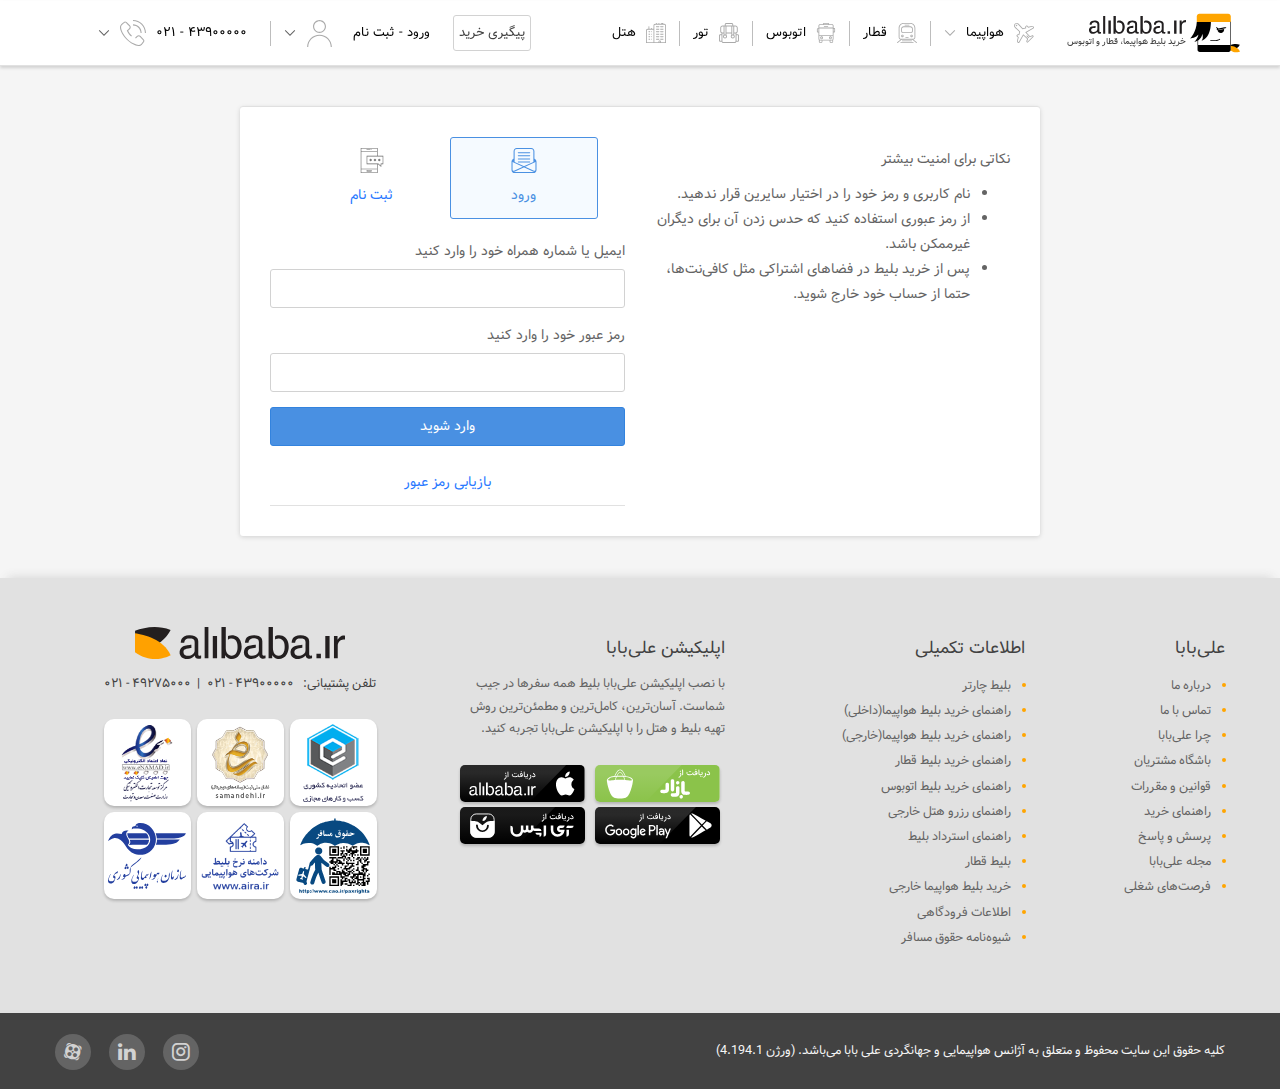
<file: login.html>
<html lang="fa">

<head>
    <title>ورود | علی بابا</title>
    <link rel="stylesheet" href="./style.css">
</head>

<body class="home-page">
    <div>
        <div>
            <div>
                <!-- HEADER -->
                <div class="header-container">
                    <!-- WHITE HEADER -->
                    <header id="site-header" class="site-header">
                        <nav class="main-navigation">
                            <a href="index.html" class="logo-alibaba-home ml-3-sm inline-block">
                                <img src="images/mainlogo.svg" width="50" class="inline-block v-middle">
                                <div class="inline-block v-middle">
                                    <img src="images/logotype.svg" height="18" class="hidden-xs">
                                    <p class="hidden-xs m-0 w-bold">
                                        خرید بلیط هواپیما، قطار و اتوبوس
                                    </p>
                                </div>
                            </a>

                            <!--TICKETS-->
                            <ul class="main-navigation__list hidden-xs hidden-sm hidden-md">
                                <!--PLANE TICKET-->
                                <li class="main-navigation__item">
                                    <a href="" class="main-navigation__button">
                                        <svg viewBox="0 0 24 24" version="1.1" xmlns="http://www.w3.org/2000/svg" xmlns:xlink="http://www.w3.org/1999/xlink" class="main-navigation__icon"><g fill-rule="nonzero" transform="translate(-92.000000, 0.000000)"><path d="M98.2845949,14.7539881 L96.8317287,14.3907716 L96.0421506,15.1803497 C95.9932858,15.2292145 95.9932858,15.3084401 96.0421506,15.3573049 L97.7154427,17.030597 L96.614194,21.4355918 C96.5076803,21.8616466 96.6325169,22.3123464 96.9430551,22.6228846 L97.2355272,22.9153567 C97.3484083,23.0282378 97.5314247,23.0282378 97.6443058,22.9153567 C97.6624723,22.8971902 97.6781358,22.8766828 97.6908823,22.8543764 L103.053856,13.4691718 L109.04065,18.9770215 L107.835579,21.788852 C107.728972,22.0376029 107.78455,22.3261981 107.975917,22.5175645 C108.024781,22.5664293 108.104007,22.5664293 108.152872,22.5175645 L114.517547,16.1528893 C114.566412,16.1040245 114.566412,16.0247989 114.517547,15.9759341 C114.326181,15.7845677 114.037585,15.7289894 113.788834,15.8355969 L110.977004,17.0406671 L105.469154,11.0538739 L114.854359,5.6908998 C114.876665,5.67815333 114.897173,5.66248985 114.915339,5.64432332 C115.02822,5.53144223 115.02822,5.34842581 114.915339,5.23554472 L114.622867,4.94307259 C114.312329,4.63253444 113.861629,4.50769782 113.435574,4.61421152 L109.030579,5.71546022 L107.357287,4.04216812 C107.308423,3.99330328 107.229197,3.99330328 107.180332,4.04216812 L106.390754,4.83174623 L106.753971,6.28461244 L102.142152,7.4375671 L96.884435,1.72265737 C96.0477088,0.813172344 94.6321249,0.754189681 93.7226398,1.59091591 C93.6997805,1.61194654 93.6773615,1.63345088 93.6553974,1.65541493 C92.7815342,2.52927813 92.7815342,3.94609032 93.6553974,4.81995353 C93.6773615,4.84191758 93.6997805,4.86342191 93.7226398,4.88445255 L99.4375496,10.1421695 L98.2845949,14.7539881 Z M107.05427,11.2998445 L111.233689,15.8426915 L113.394915,14.9164519 C114.019509,14.6487689 114.744148,14.7883217 115.224654,15.2688273 C115.664043,15.7082164 115.664043,16.420607 115.224654,16.8599961 L108.859979,23.2246713 C108.420589,23.6640604 107.708199,23.6640604 107.26881,23.2246713 C106.788304,22.7441657 106.648751,22.0195262 106.916434,21.3949327 L107.842674,19.2337069 L103.299827,15.0542877 L98.5591254,23.3505154 C98.5022811,23.4499929 98.4324282,23.5414479 98.3514126,23.6224635 C97.8480072,24.1258689 97.0318258,24.1258689 96.5284204,23.6224635 L96.2359483,23.3299914 C95.6770298,22.7710729 95.452344,21.959886 95.6440515,21.1930562 L96.6079789,17.3373467 L95.3350438,16.0644117 C94.8956547,15.6250226 94.8956547,14.912632 95.3350438,14.4732429 L96.1306282,13.6776585 C96.3203889,13.4878978 96.5610685,13.3800898 96.8086859,13.3542345 L97.556988,13.54131 L98.3233364,10.4759164 L93.0455833,5.62038356 C93.0125082,5.58995446 92.9800703,5.55883996 92.9482906,5.52706031 C91.6839031,4.26267281 91.6839031,2.21269564 92.9482906,0.948308148 C92.9800703,0.916528492 93.0125082,0.885413998 93.0455833,0.854984896 C94.3615118,-0.355669327 96.4097118,-0.270327661 97.620366,1.04560084 L102.475899,6.32335396 L105.541292,5.55700556 L105.354217,4.80870346 C105.380072,4.56108606 105.48788,4.32040646 105.677641,4.13064574 L106.473225,3.33506134 C106.912615,2.89567221 107.625005,2.89567221 108.064394,3.33506134 L109.337329,4.60799638 L113.193039,3.64406902 C113.959868,3.45236156 114.771055,3.67704732 115.329974,4.23596581 L115.622446,4.52843794 C116.125851,5.03184332 116.125851,5.84802472 115.622446,6.3514301 C115.54143,6.43244569 115.449975,6.50229865 115.350498,6.55914295 L107.05427,11.2998445 Z M94.8535534,3.85355339 L95.8535534,2.85355339 C96.0488155,2.65829124 96.0488155,2.34170876 95.8535534,2.14644661 C95.6582912,1.95118446 95.3417088,1.95118446 95.1464466,2.14644661 L94.1464466,3.14644661 C93.9511845,3.34170876 93.9511845,3.65829124 94.1464466,3.85355339 C94.3417088,4.04881554 94.6582912,4.04881554 94.8535534,3.85355339 Z M109.853553,17.1464466 L107.853553,15.1464466 C107.658291,14.9511845 107.341709,14.9511845 107.146447,15.1464466 C106.951184,15.3417088 106.951184,15.6582912 107.146447,15.8535534 L109.146447,17.8535534 C109.341709,18.0488155 109.658291,18.0488155 109.853553,17.8535534 C110.048816,17.6582912 110.048816,17.3417088 109.853553,17.1464466 Z"></path></g></svg>
                                        <span class="mr-2">هواپیما</span>
                                        <svg fill="currentColor" width="12" height="12" xmlns="http://www.w3.org/2000/svg" viewBox="0 0 12 12" class="v-middle chevron mr-2"><g fill-rule="evenodd"><polygon fill-rule="nonzero" points="10.466 3.06 11.173 3.767 6.002 8.939 .83 3.767 1.537 3.06 6.002 7.524"></polygon></g></svg>
                                    </a>
                                </li>
                                <li class="line-border"></li>
                                <!--TRAIN TICKET-->
                                <li class="main-navigation__item">
                                    <a href="" class="main-navigation__button">
                                        <svg viewBox="0 0 24 24" version="1.1" xmlns="http://www.w3.org/2000/svg" xmlns:xlink="http://www.w3.org/1999/xlink" class="main-navigation__icon"><g fill-rule="nonzero" transform="translate(-76.000000, 0.000000)"><path d="M84.0000184,1 C81.2385947,1 79.0000184,3.23857625 79.0000184,6 L79.0000184,17 C79.0000184,18.1045695 79.8954489,19 81.0000184,19 L95.0000184,19 C96.1045879,19 97.0000184,18.1045695 97.0000184,17 L97.0000184,6 C97.0000184,3.23857625 94.7614422,1 92.0000184,1 L84.0000184,1 Z M84.0000184,0 L92.0000184,0 C95.3137269,0 98.0000184,2.6862915 98.0000184,6 L98.0000184,17 C98.0000184,18.6568542 96.6568727,20 95.0000184,20 L81.0000184,20 C79.3431642,20 78.0000184,18.6568542 78.0000184,17 L78.0000184,6 C78.0000184,2.6862915 80.6863099,0 84.0000184,0 Z M84.0000184,5 C82.8954489,5 82.0000184,5.8954305 82.0000184,7 L82.0000184,10 C82.0000184,10.5522847 82.4477337,11 83.0000184,11 L93.0000184,11 C93.5523032,11 94.0000184,10.5522847 94.0000184,10 L94.0000184,7 C94.0000184,5.8954305 93.1045879,5 92.0000184,5 L84.0000184,5 Z M84.0000184,4 L92.0000184,4 C93.6568727,4 95.0000184,5.34314575 95.0000184,7 L95.0000184,10 C95.0000184,11.1045695 94.1045879,12 93.0000184,12 L83.0000184,12 C81.8954489,12 81.0000184,11.1045695 81.0000184,10 L81.0000184,7 C81.0000184,5.34314575 82.3431642,4 84.0000184,4 Z M93.5000184,16 C93.7761608,16 94.0000184,15.7761424 94.0000184,15.5 C94.0000184,15.2238576 93.7761608,15 93.5000184,15 C93.223876,15 93.0000184,15.2238576 93.0000184,15.5 C93.0000184,15.7761424 93.223876,16 93.5000184,16 Z M93.5000184,17 C92.6715913,17 92.0000184,16.3284271 92.0000184,15.5 C92.0000184,14.6715729 92.6715913,14 93.5000184,14 C94.3284455,14 95.0000184,14.6715729 95.0000184,15.5 C95.0000184,16.3284271 94.3284455,17 93.5000184,17 Z M82.5000184,16 C82.7761608,16 83.0000184,15.7761424 83.0000184,15.5 C83.0000184,15.2238576 82.7761608,15 82.5000184,15 C82.223876,15 82.0000184,15.2238576 82.0000184,15.5 C82.0000184,15.7761424 82.223876,16 82.5000184,16 Z M82.5000184,17 C81.6715913,17 81.0000184,16.3284271 81.0000184,15.5 C81.0000184,14.6715729 81.6715913,14 82.5000184,14 C83.3284455,14 84.0000184,14.6715729 84.0000184,15.5 C84.0000184,16.3284271 83.3284455,17 82.5000184,17 Z M85.5000184,2 L90.5000184,2 C90.7761608,2 91.0000184,2.22385763 91.0000184,2.5 C91.0000184,2.77614237 90.7761608,3 90.5000184,3 L85.5000184,3 C85.223876,3 85.0000184,2.77614237 85.0000184,2.5 C85.0000184,2.22385763 85.223876,2 85.5000184,2 Z M86.5000184,17 L89.5000184,17 C89.7761608,17 90.0000184,17.2238576 90.0000184,17.5 C90.0000184,17.7761424 89.7761608,18 89.5000184,18 L86.5000184,18 C86.223876,18 86.0000184,17.7761424 86.0000184,17.5 C86.0000184,17.2238576 86.223876,17 86.5000184,17 Z M81.1876709,19.1095656 C81.4033019,18.9370608 81.717948,18.9720215 81.8904528,19.1876525 C82.0629576,19.4032834 82.0279969,19.7179296 81.8123659,19.8904344 L76.8123659,23.8904344 C76.596735,24.0629392 76.2820888,24.0279785 76.109584,23.8123475 C75.9370792,23.5967166 75.9720399,23.2820704 76.1876709,23.1095656 L81.1876709,19.1095656 Z M82.5000184,21 L93.5000184,21 C93.7761608,21 94.0000184,21.2238576 94.0000184,21.5 C94.0000184,21.7761424 93.7761608,22 93.5000184,22 L82.5000184,22 C82.223876,22 82.0000184,21.7761424 82.0000184,21.5 C82.0000184,21.2238576 82.223876,21 82.5000184,21 Z M80.5000184,23 L95.5000184,23 C95.7761608,23 96.0000184,23.2238576 96.0000184,23.5 C96.0000184,23.7761424 95.7761608,24 95.5000184,24 L80.5000184,24 C80.223876,24 80.0000184,23.7761424 80.0000184,23.5 C80.0000184,23.2238576 80.223876,23 80.5000184,23 Z M94.1876709,19.8904344 C93.9720399,19.7179296 93.9370792,19.4032834 94.109584,19.1876525 C94.2820888,18.9720215 94.596735,18.9370608 94.8123659,19.1095656 L99.8123659,23.1095656 C100.027997,23.2820704 100.062958,23.5967166 99.8904528,23.8123475 C99.717948,24.0279785 99.4033019,24.0629392 99.1876709,23.8904344 L94.1876709,19.8904344 Z"></path></g></svg>
                                        <span class="mr-2">قطار</span>
                                    </a>
                                </li>
                                <li class="line-border"></li>
                                <!--BUS TICKET-->
                                <li class="main-navigation__item">
                                    <a href="" class="main-navigation__button">
                                        <svg viewBox="0 0 30 33" version="1.1" xmlns="http://www.w3.org/2000/svg" xmlns:xlink="http://www.w3.org/1999/xlink" class="main-navigation__icon"><g stroke="none" stroke-width="1"><g transform="translate(-1138.000000, -1270.000000)" fill-rule="nonzero"><g transform="translate(1105.000000, 190.000000)"><g transform="translate(0.000000, 1009.000000)"><path d="M61.4695986,79.4076433 C62.4323386,79.4076433 63.1200101,80.1783439 62.9824758,81.1592357 L62.9824758,84.9426752 C62.9824758,85.8535032 62.2260372,86.6242038 61.3320643,86.6242038 L60.4380914,86.6242038 L60.4380914,97.4840764 C60.4380914,98.1847134 60.1630228,98.8152866 59.7504199,99.2356688 L59.7504199,102.038217 C59.7504199,103.089172 58.9252142,104 57.8249398,104 L55.8306926,104 C54.7991854,104 53.9052125,103.159236 53.9052125,102.038217 L53.9052125,99.9363057 L42.0772633,99.9363057 L42.0772633,102.038217 C42.0772633,103.089172 41.2520576,104 40.1517832,104 L38.157536,104 C37.1260288,104 36.2320559,103.159236 36.2320559,102.038217 L36.2320559,99.2356688 C35.819453,98.7452229 35.5443844,98.1847134 35.5443844,97.4840764 L35.5443844,86.6242038 L34.6504115,86.6242038 C33.7564386,86.6242038 33,85.8535032 33,84.9426752 L33,81.1592357 C33,80.2484076 33.7564386,79.477707 34.6504115,79.477707 L35.5443844,79.477707 L35.5443844,75.4840764 C35.5443844,74.1528662 36.6446588,73.0318471 37.9512345,73.0318471 L42.9712362,73.0318471 L42.9712362,72.3312102 C42.9712362,71.6305732 43.5901405,71 44.277812,71 L51.8421981,71 C52.5298696,71 53.1487739,71.6305732 53.1487739,72.3312102 L53.1487739,73.0318471 L58.1687756,73.0318471 C59.4753513,73.0318471 60.5756257,74.1528662 60.5756257,75.4840764 L60.5756257,79.4076433 L61.4695986,79.4076433 Z M59.2002827,97.4840764 L59.1315156,97.4840764 L59.1315156,92.1592357 L36.9197273,92.1592357 L36.9197273,97.4840764 C36.9197273,98.044586 37.4010974,98.5350318 37.9512345,98.5350318 L58.1687756,98.5350318 C58.7189127,98.5350318 59.2002827,98.044586 59.2002827,97.4840764 Z M36.9197273,90.7579618 L36.9197273,90.8280255 L59.1315156,90.8280255 L59.1315156,79.9681529 L36.9197273,79.9681529 L36.9197273,90.7579618 Z M44.3465791,72.3312102 L44.3465791,73.0318471 L51.7046638,73.0318471 L51.7046638,72.3312102 L44.3465791,72.3312102 Z M37.9512345,74.3630573 C37.4010974,74.3630573 36.9197273,74.8535032 36.9197273,75.4840764 L36.9197273,78.4968153 L59.1315156,78.4968153 L59.1315156,75.4140127 C59.1315156,74.8535032 58.6501456,74.3630573 58.1000084,74.3630573 L37.9512345,74.3630573 Z M34.6504115,85.2229299 L34.6504115,85.2929936 L35.5443844,85.2929936 L35.5443844,80.8789809 L34.6504115,80.8789809 C34.5128772,80.8789809 34.3753429,81.0191083 34.3753429,81.1592357 L34.3753429,84.9426752 C34.3753429,85.0828025 34.5128772,85.2229299 34.6504115,85.2229299 Z M40.7706875,102.038217 L40.8394547,102.038217 L40.8394547,99.9363057 C40.4268518,99.9363057 38.0200017,100.006369 37.6761659,99.9363057 L37.6761659,102.038217 C37.6761659,102.318471 37.8824674,102.598726 38.2263031,102.598726 L40.2205504,102.598726 C40.4956189,102.598726 40.7706875,102.388535 40.7706875,102.038217 Z M57.893707,102.598726 C58.2375427,102.598726 58.5126113,102.318471 58.5126113,102.038217 L58.5126113,99.9363057 C58.1000084,99.9363057 55.7619254,99.9363057 55.3493226,99.9363057 L55.3493226,102.038217 C55.3493226,102.318471 55.555624,102.598726 55.8994597,102.598726 L57.893707,102.598726 Z M61.7446672,84.9426752 L61.7446672,81.089172 C61.7446672,80.9490446 61.6071329,80.8089172 61.4695986,80.8089172 L60.5756257,80.8089172 L60.5756257,85.2229299 L61.4695986,85.2229299 C61.6071329,85.2229299 61.7446672,85.0828025 61.7446672,84.9426752 Z M55.3493226,97.9044586 C54.0427468,97.9044586 52.9424724,96.7834395 52.9424724,95.4522293 C52.9424724,94.1210191 54.0427468,93 55.3493226,93 C56.6558983,93 57.7561727,94.1210191 57.7561727,95.4522293 C57.7561727,96.7834395 56.6558983,97.9044586 55.3493226,97.9044586 Z M55.3493226,94.4012739 C54.7991854,94.4012739 54.3178154,94.8216561 54.3178154,95.4522293 C54.3178154,96.0127389 54.7991854,96.5031847 55.3493226,96.5031847 C55.8994597,96.5031847 56.3808297,96.0127389 56.3808297,95.4522293 C56.3808297,94.8917197 55.8994597,94.4012739 55.3493226,94.4012739 Z M40.7706875,97.9044586 C39.4641118,97.9044586 38.3638374,96.7834395 38.3638374,95.4522293 C38.3638374,94.1210191 39.4641118,93 40.7706875,93 C42.0772633,93 43.1775377,94.1210191 43.1775377,95.4522293 C43.1775377,96.7834395 42.0772633,97.9044586 40.7706875,97.9044586 Z M40.7706875,94.4012739 C40.2205504,94.4012739 39.7391803,94.8216561 39.7391803,95.4522293 C39.7391803,96.0127389 40.2205504,96.5031847 40.7706875,96.5031847 C41.3208247,96.5031847 41.8021947,96.0127389 41.8021947,95.4522293 C41.8021947,94.8917197 41.3208247,94.4012739 40.7706875,94.4012739 Z M45.1717849,77.3757962 C44.8279492,77.3757962 44.4841134,77.0955414 44.4841134,76.6751592 C44.4841134,76.2547771 44.759182,75.9745223 45.1717849,75.9745223 L50.879458,75.9745223 C51.2920609,75.9745223 51.5671295,76.2547771 51.5671295,76.6751592 C51.5671295,77.0955414 51.2920609,77.3757962 50.879458,77.3757962 L45.1717849,77.3757962 Z"></path></g></g></g></g></svg>
                                        <span class="mr-2">اتوبوس</span>
                                    </a>
                                </li>
                                <li class="line-border"></li>
                                <!--TOUR TICKET-->
                                <li class="main-navigation__item">
                                    <a href="" class="main-navigation__button">
                                        <svg viewBox="0 0 24 24" version="1.1" xmlns="http://www.w3.org/2000/svg" xmlns:xlink="http://www.w3.org/1999/xlink" class="main-navigation__icon"><g stroke="none" stroke-width="1" fill-rule="evenodd"><path d="M22.8758501,20.9356936 C22.8758501,21.1789179 22.6782238,21.3757376 22.4357914,21.3757376 L21.0004001,21.3757376 L21.0004001,14.7190719 L22.4357914,14.7190719 C22.6782238,14.7190719 22.8758501,14.9166917 22.8758501,15.1583158 L22.8758501,20.9356936 Z M18.7264969,22.8758876 L5.27350313,22.8758876 C4.67182291,22.8758876 4.18135751,22.4086409 4.13415122,21.8189819 C4.13415122,21.8173817 4.13495133,21.8157816 4.13415122,21.8141814 C4.13015069,21.7853785 4.12454994,21.7565757 4.12454994,21.7269727 L4.12454994,14.1566157 L4.12454994,12.5580558 C4.17735698,12.5612561 4.22936392,12.5628563 4.28137085,12.5628563 L5.4847313,12.5628563 L5.4847313,14.5438544 C5.27430324,14.7630763 5.10548073,15.019902 4.99026537,15.3055306 C4.97666356,15.3391339 4.9702627,15.3743374 4.95746099,15.4087409 C4.91985598,15.5167517 4.88225097,15.6239624 4.85904787,15.7383738 C4.82864382,15.890389 4.81264169,16.0464046 4.81264169,16.2040204 C4.81264169,17.529753 5.8919856,18.609861 7.21856247,18.609861 C8.54513935,18.609861 9.62528337,17.529753 9.62528337,16.2040204 C9.62528337,16.0464046 9.60848113,15.890389 9.57807708,15.7383738 C9.55567409,15.6239624 9.51806908,15.5167517 9.47966396,15.4087409 C9.46766235,15.3743374 9.4612615,15.3391339 9.44765969,15.3055306 C9.33164422,15.019902 9.16282171,14.7630763 8.95319376,14.5438544 L8.95319376,12.5628563 L14.8011735,12.5628563 L14.8011735,14.5438544 C14.5915455,14.7630763 14.422723,15.019902 14.3067076,15.3055306 C14.2931057,15.3391339 14.2867049,15.3743374 14.2747033,15.4087409 C14.2362982,15.5167517 14.1986932,15.6239624 14.1762902,15.7383738 C14.1458861,15.890389 14.1290839,16.0464046 14.1290839,16.2040204 C14.1290839,17.529753 15.2084278,18.609861 16.5350047,18.609861 C17.8623817,18.609861 18.9417256,17.529753 18.9417256,16.2040204 C18.9417256,16.0464046 18.9257234,15.890389 18.8945193,15.7383738 C18.8721163,15.6239624 18.8345113,15.5167517 18.7961061,15.4087409 C18.7841045,15.3743374 18.7777037,15.3391339 18.7641019,15.3055306 C18.6488865,15.019902 18.480064,14.7622762 18.269636,14.5438544 L18.269636,12.5628563 L19.7194293,12.5628563 C19.7706361,12.5628563 19.8234431,12.5612561 19.8754501,12.5580558 L19.8754501,14.1566157 L19.8754501,21.7269727 C19.8754501,21.7525753 19.8690492,21.7773777 19.867449,21.8021802 C19.8650487,21.8205821 19.8626484,21.8381838 19.8586478,21.8677868 C19.8586478,21.8725873 19.860248,21.8765877 19.8594479,21.8821882 C19.7834378,22.4414441 19.3073743,22.8758876 18.7264969,22.8758876 Z M1.12494999,20.9356936 L1.12494999,15.1583158 C1.12494999,14.9166917 1.32177624,14.7190719 1.56420856,14.7190719 L2.99959995,14.7190719 L2.99959995,21.3757376 L1.56420856,21.3757376 C1.32177624,21.3757376 1.12494999,21.1789179 1.12494999,20.9356936 Z M2.62434991,5.78137814 C2.62434991,4.86768677 3.36764902,4.12521252 4.28137085,4.12521252 L5.4847313,4.12521252 L5.4847313,11.4379438 L4.28137085,11.4379438 C4.18935858,11.4379438 4.10134685,11.4251425 4.01333511,11.4107411 C3.92692359,11.3947395 3.83891185,11.3707371 3.74609948,11.3387339 C3.74209895,11.3379338 3.73889852,11.3387339 3.73489799,11.3379338 C3.09081211,11.1107111 2.62434991,10.5026503 2.62434991,9.78177818 L2.62434991,5.78137814 Z M8.02747033,1.9049905 C8.02747033,1.47454745 8.37711695,1.12571257 8.80677424,1.12571257 L15.1932258,1.12571257 C15.6236832,1.12571257 15.9725297,1.47454745 15.9725297,1.9049905 L15.9725297,3.00030003 L15.3636485,3.00030003 L8.39071876,3.00030003 L8.02747033,3.00030003 L8.02747033,1.9049905 Z M17.144686,12.0004 L17.144686,13.8765877 C17.130284,13.8725873 17.115082,13.8749875 17.09988,13.8709871 C16.9182558,13.8269827 16.7302307,13.7973797 16.5350047,13.7973797 C16.3397786,13.7973797 16.1533538,13.8269827 15.9709295,13.8709871 C15.9565275,13.8749875 15.9405254,13.8725873 15.9253234,13.8765877 L15.9253234,12.0004 L15.9253234,4.12521252 L16.5350047,4.12521252 L17.144686,4.12521252 L17.144686,12.0004 Z M15.285238,15.929593 C15.2868382,15.9247925 15.2884385,15.919992 15.2900387,15.9159916 C15.3540472,15.650365 15.502867,15.4063406 15.7236965,15.2239224 C15.7236965,15.2239224 15.7236965,15.2231223 15.7244966,15.2231223 C15.8901187,15.0855086 16.1645553,14.9222922 16.5350047,14.9222922 C16.9062542,14.9222922 17.1814909,15.0855086 17.3471129,15.2231223 C17.3479131,15.2231223 17.3479131,15.2239224 17.3479131,15.2239224 C17.5679424,15.4063406 17.7175623,15.650365 17.7815709,15.9159916 C17.782371,15.919992 17.7847713,15.9247925 17.7863715,15.929593 C17.8063742,16.0184018 17.8167756,16.1112111 17.8167756,16.2040204 C17.8167756,16.909691 17.242299,17.4849485 16.5350047,17.4849485 C15.8285105,17.4849485 15.2540339,16.909691 15.2540339,16.2040204 C15.2540339,16.1112111 15.2644353,16.0184018 15.285238,15.929593 Z M8.95319376,11.4379438 L14.8011735,11.4379438 L14.8011735,4.12521252 L8.95319376,4.12521252 L8.95319376,11.4379438 Z M5.96879584,15.929593 C5.96959595,15.9247925 5.97199627,15.919992 5.97279637,15.9159916 C6.03680491,15.650365 6.18642486,15.4063406 6.40645419,15.2239224 L6.4072543,15.2231223 C6.57287638,15.0855086 6.84811308,14.9222922 7.21856247,14.9222922 C7.58981197,14.9222922 7.86424857,15.0855086 8.03067076,15.2231223 C8.03067076,15.2231223 8.03067076,15.2239224 8.03067076,15.2239224 C8.2515002,15.4063406 8.40112015,15.650365 8.46432858,15.9159916 C8.46592879,15.919992 8.46832911,15.9247925 8.46912922,15.929593 C8.48993199,16.0184018 8.50033338,16.1112111 8.50033338,16.2040204 C8.50033338,16.909691 7.92505667,17.4849485 7.21856247,17.4849485 C6.51206828,17.4849485 5.93759168,16.909691 5.93759168,16.2040204 C5.93759168,16.1112111 5.94799307,16.0184018 5.96879584,15.929593 Z M6.60888118,4.12521252 L7.46499533,4.12521252 L7.82824377,4.12521252 L7.82824377,12.0004 L7.82824377,13.8765877 C7.81384185,13.8725873 7.79783971,13.8749875 7.78343779,13.8709871 C7.60181358,13.8269827 7.41378851,13.7973797 7.21856247,13.7973797 C7.02333644,13.7973797 6.83611148,13.8269827 6.65448726,13.8709871 C6.64008534,13.8749875 6.62408321,13.8725873 6.60888118,13.8765877 L6.60888118,12.0004 L6.60888118,4.12521252 Z M21.3756501,5.78137814 L21.3756501,9.78177818 C21.3756501,10.5026503 20.909988,11.1107111 20.265102,11.3379338 C20.2611015,11.3387339 20.2579011,11.3379338 20.2547006,11.3387339 C20.1610881,11.3707371 20.0730764,11.3947395 19.987465,11.4107411 C19.8994533,11.4251425 19.8106414,11.4379438 19.7194293,11.4379438 L18.269636,11.4379438 L18.269636,4.12521252 L19.7194293,4.12521252 C20.632351,4.12521252 21.3756501,4.86768677 21.3756501,5.78137814 Z M22.4357914,13.5941594 L21.0004001,13.5941594 L21.0004001,12.2356236 C21.8877184,11.769977 22.5006001,10.8514851 22.5006001,9.78177818 L22.5006001,5.78137814 C22.5006001,4.24762476 21.2532338,3.00030003 19.7194293,3.00030003 L17.707161,3.00030003 L17.0974797,3.00030003 L17.0974797,1.9049905 C17.0974797,0.854485449 16.2437658,0 15.1932258,0 L8.80677424,0 C7.75703427,0 6.90252034,0.854485449 6.90252034,1.9049905 L6.90252034,3.00030003 L6.04720629,3.00030003 L4.28137085,3.00030003 C2.74756634,3.00030003 1.50020003,4.24762476 1.50020003,5.78137814 L1.50020003,9.78177818 C1.50020003,10.8514851 2.11308174,11.769977 2.99959995,12.2356236 L2.99959995,13.5941594 L1.56420856,13.5941594 C0.701693559,13.5941594 0,14.2958296 0,15.1583158 L0,20.9356936 C0,21.7989799 0.701693559,22.5006501 1.56420856,22.5006501 L3.14441926,22.5006501 C3.46206161,23.3727373 4.29257234,24 5.27350313,24 L18.7264969,24 C19.7074277,24 20.5379384,23.3727373 20.8563809,22.5006501 L22.4357914,22.5006501 C23.2983064,22.5006501 24,21.7989799 24,20.9356936 L24,15.1583158 C24,14.2958296 23.2983064,13.5941594 22.4357914,13.5941594 Z"></path></g></svg>
                                        <span class="mr-2">تور</span>
                                    </a>
                                </li>
                                <li class="line-border"></li>
                                <!--HOTEL TICKET-->
                                <li class="main-navigation__item">
                                    <a href="" class="main-navigation__button">
                                        <svg viewBox="0 0 24 24" version="1.1" xmlns="http://www.w3.org/2000/svg" xmlns:xlink="http://www.w3.org/1999/xlink" width="20px" height="20px" class="main-navigation__icon"><g transform="translate(-44.000000, 0.000000)"><path d="M54,23 L67,23 L67,3 C67,2.44771525 66.5522847,2 66,2 L55,2 C54.4477153,2 54,2.44771525 54,3 L54,23 Z M55,1 L66,1 C67.1045695,1 68,1.8954305 68,3 L68,24 L53,24 L53,3 C53,1.8954305 53.8954305,1 55,1 Z M59.5,0 C59.7761424,-5.07265313e-17 60,0.223857625 60,0.5 L60,1.5 C60,1.77614237 59.7761424,2 59.5,2 C59.2238576,2 59,1.77614237 59,1.5 L59,0.5 C59,0.223857625 59.2238576,5.07265313e-17 59.5,0 Z M56.5,0 C56.7761424,-5.07265313e-17 57,0.223857625 57,0.5 L57,1.5 C57,1.77614237 56.7761424,2 56.5,2 C56.2238576,2 56,1.77614237 56,1.5 L56,0.5 C56,0.223857625 56.2238576,5.07265313e-17 56.5,0 Z M63,0 L64,0 C64.5522847,-1.01453063e-16 65,0.44771525 65,1 C65,1.55228475 64.5522847,2 64,2 L63,2 C62.4477153,2 62,1.55228475 62,1 C62,0.44771525 62.4477153,1.01453063e-16 63,0 Z M61,24 L61,22.5 C61,22.2238576 60.7761424,22 60.5,22 C60.2238576,22 60,22.2238576 60,22.5 L60,24 L59,24 L59,22.5 C59,21.6715729 59.6715729,21 60.5,21 C61.3284271,21 62,21.6715729 62,22.5 L62,24 L61,24 Z M56.5,4 L59.5,4 C59.7761424,4 60,4.22385763 60,4.5 C60,4.77614237 59.7761424,5 59.5,5 L56.5,5 C56.2238576,5 56,4.77614237 56,4.5 C56,4.22385763 56.2238576,4 56.5,4 Z M61.5,4 L64.5,4 C64.7761424,4 65,4.22385763 65,4.5 C65,4.77614237 64.7761424,5 64.5,5 L61.5,5 C61.2238576,5 61,4.77614237 61,4.5 C61,4.22385763 61.2238576,4 61.5,4 Z M56.5,7 L59.5,7 C59.7761424,7 60,7.22385763 60,7.5 C60,7.77614237 59.7761424,8 59.5,8 L56.5,8 C56.2238576,8 56,7.77614237 56,7.5 C56,7.22385763 56.2238576,7 56.5,7 Z M61.5,7 L64.5,7 C64.7761424,7 65,7.22385763 65,7.5 C65,7.77614237 64.7761424,8 64.5,8 L61.5,8 C61.2238576,8 61,7.77614237 61,7.5 C61,7.22385763 61.2238576,7 61.5,7 Z M56.5,10 L59.5,10 C59.7761424,10 60,10.2238576 60,10.5 C60,10.7761424 59.7761424,11 59.5,11 L56.5,11 C56.2238576,11 56,10.7761424 56,10.5 C56,10.2238576 56.2238576,10 56.5,10 Z M61.5,10 L64.5,10 C64.7761424,10 65,10.2238576 65,10.5 C65,10.7761424 64.7761424,11 64.5,11 L61.5,11 C61.2238576,11 61,10.7761424 61,10.5 C61,10.2238576 61.2238576,10 61.5,10 Z M56.5,13 L59.5,13 C59.7761424,13 60,13.2238576 60,13.5 C60,13.7761424 59.7761424,14 59.5,14 L56.5,14 C56.2238576,14 56,13.7761424 56,13.5 C56,13.2238576 56.2238576,13 56.5,13 Z M61.5,13 L64.5,13 C64.7761424,13 65,13.2238576 65,13.5 C65,13.7761424 64.7761424,14 64.5,14 L61.5,14 C61.2238576,14 61,13.7761424 61,13.5 C61,13.2238576 61.2238576,13 61.5,13 Z M56.5,16 L59.5,16 C59.7761424,16 60,16.2238576 60,16.5 C60,16.7761424 59.7761424,17 59.5,17 L56.5,17 C56.2238576,17 56,16.7761424 56,16.5 C56,16.2238576 56.2238576,16 56.5,16 Z M61.5,16 L64.5,16 C64.7761424,16 65,16.2238576 65,16.5 C65,16.7761424 64.7761424,17 64.5,17 L61.5,17 C61.2238576,17 61,16.7761424 61,16.5 C61,16.2238576 61.2238576,16 61.5,16 Z M56.5,19 L59.5,19 C59.7761424,19 60,19.2238576 60,19.5 C60,19.7761424 59.7761424,20 59.5,20 L56.5,20 C56.2238576,20 56,19.7761424 56,19.5 C56,19.2238576 56.2238576,19 56.5,19 Z M61.5,19 L64.5,19 C64.7761424,19 65,19.2238576 65,19.5 C65,19.7761424 64.7761424,20 64.5,20 L61.5,20 C61.2238576,20 61,19.7761424 61,19.5 C61,19.2238576 61.2238576,19 61.5,19 Z M45,23 L53,23 L53,8 L46,8 C45.4477153,8 45,8.44771525 45,9 L45,23 Z M46,7 L54,7 L54,24 L44,24 L44,9 C44,7.8954305 44.8954305,7 46,7 Z M47.5,4 C47.7761424,4 48,4.22385763 48,4.5 L48,7.5 C48,7.77614237 47.7761424,8 47.5,8 C47.2238576,8 47,7.77614237 47,7.5 L47,4.5 C47,4.22385763 47.2238576,4 47.5,4 Z M50.5,6 C50.7761424,6 51,6.22385763 51,6.5 L51,7.5 C51,7.77614237 50.7761424,8 50.5,8 C50.2238576,8 50,7.77614237 50,7.5 L50,6.5 C50,6.22385763 50.2238576,6 50.5,6 Z M50.5,10 C50.7761424,10 51,10.2238576 51,10.5 C51,10.7761424 50.7761424,11 50.5,11 C50.2238576,11 50,10.7761424 50,10.5 C50,10.2238576 50.2238576,10 50.5,10 Z M47.5,10 L48.5,10 C48.7761424,10 49,10.2238576 49,10.5 C49,10.7761424 48.7761424,11 48.5,11 L47.5,11 C47.2238576,11 47,10.7761424 47,10.5 C47,10.2238576 47.2238576,10 47.5,10 Z M47.5,13 L48.5,13 C48.7761424,13 49,13.2238576 49,13.5 C49,13.7761424 48.7761424,14 48.5,14 L47.5,14 C47.2238576,14 47,13.7761424 47,13.5 C47,13.2238576 47.2238576,13 47.5,13 Z M50.5,13 C50.7761424,13 51,13.2238576 51,13.5 C51,13.7761424 50.7761424,14 50.5,14 C50.2238576,14 50,13.7761424 50,13.5 C50,13.2238576 50.2238576,13 50.5,13 Z M47.5,16 L48.5,16 C48.7761424,16 49,16.2238576 49,16.5 C49,16.7761424 48.7761424,17 48.5,17 L47.5,17 C47.2238576,17 47,16.7761424 47,16.5 C47,16.2238576 47.2238576,16 47.5,16 Z M50.5,16 C50.7761424,16 51,16.2238576 51,16.5 C51,16.7761424 50.7761424,17 50.5,17 C50.2238576,17 50,16.7761424 50,16.5 C50,16.2238576 50.2238576,16 50.5,16 Z M47.5,19 L48.5,19 C48.7761424,19 49,19.2238576 49,19.5 C49,19.7761424 48.7761424,20 48.5,20 L47.5,20 C47.2238576,20 47,19.7761424 47,19.5 C47,19.2238576 47.2238576,19 47.5,19 Z M50.5,19 C50.7761424,19 51,19.2238576 51,19.5 C51,19.7761424 50.7761424,20 50.5,20 C50.2238576,20 50,19.7761424 50,19.5 C50,19.2238576 50.2238576,19 50.5,19 Z"></path></g></svg>
                                        <span class="mr-2">هتل</span>
                                    </a>
                                </li>
                            </ul>

                            <!-- HEADER LEFT -->
                            <ul class="main-navigation__list mr-auto">
                                <!-- FOLLOW UP -->
                                <li class="main-navigation__item">
                                    <a href="" id="followUp" class="btn-order-follow ml-2-sm">
                                        <span>پیگیری خرید</span>
                                    </a>
                                </li>
                                <!-- USER -->
                                <li class="main-navigation__item login">
                                    <button aria-label="User" type="button" data-test="headerUserButton" class="main-navigation__button">
                                        <span class="hidden-xs ml-2-md login-label rtl">ورود - ثبت نام</span>
                                        <a href="login.html">
                                            <svg width="27px" height="27px" viewBox="0 0 24 24" version="1.1" xmlns="http://www.w3.org/2000/svg" xmlns:xlink="http://www.w3.org/1999/xlink" class="mx-1 mx-2-md"><g fill="currentColor" fill-rule="nonzero"><path d="M12,10.5 C14.6233526,10.5 16.75,8.37335256 16.75,5.75 C16.75,3.12664744 14.6233526,1 12,1 C9.37664744,1 7.25,3.12664744 7.25,5.75 C7.25,8.37335256 9.37664744,10.5 12,10.5 Z M12,11.5 C8.82436269,11.5 6.25,8.92563731 6.25,5.75 C6.25,2.57436269 8.82436269,0 12,0 C15.1756373,0 17.75,2.57436269 17.75,5.75 C17.75,8.92563731 15.1756373,11.5 12,11.5 Z M22,24 C22,18.4771525 17.5228475,14 12,14 C6.4771525,14 2,18.4771525 2,24 L1,24 C1,17.9248678 5.92486775,13 12,13 C18.0751322,13 23,17.9248678 23,24 L22.5,24 L22,24 Z"></path></g></svg>
                                        </a>
                                        <svg fill="#626262" width="12" height="12" xmlns="http://www.w3.org/2000/svg" viewBox="0 0 12 12" class="v-middle chevron hidden-xs hidden-sm"><g fill-rule="evenodd"><polygon fill-rule="nonzero" points="10.466 3.06 11.173 3.767 6.002 8.939 .83 3.767 1.537 3.06 6.002 7.524"></polygon></g></svg>
                                    </button>
                                </li>
                                <li class="hidden-xs line-border"></li>
                                <!-- SUPPORT -->
                                <li class="main-navigation__item support hidden-xs">
                                    <button aria-label="Support" type="button" class="main-navigation__button">
                                        <span class="hidden-xs text ltr">۰۲۱ - ۴۳۹۰۰۰۰۰</span>
                                        <svg width="26px" viewBox="0 0 24 24" version="1.1" xmlns="http://www.w3.org/2000/svg" xmlns:xlink="http://www.w3.org/1999/xlink" class="mx-1 mx-2-md"><g fill="currentColor" fill-rule="nonzero"><path d="M21.0771321,18.3665378 L18.2763943,15.5632233 C17.9649685,15.2398625 17.6268001,15.0849627 17.2812515,15.0849627 C16.9327187,15.0849627 16.5834299,15.2417028 16.2505079,15.5736915 L14.6458381,17.1688073 L13.9398822,16.4599129 L15.5445519,14.8647971 C16.0574369,14.3533472 16.656649,14.0849627 17.2812515,14.0849627 C17.910932,14.0849627 18.505066,14.3584111 18.9976387,14.8698609 L21.7854985,17.6600476 C22.2983835,18.1664336 22.5675211,18.7690329 22.5675211,19.3969515 C22.5675211,20.0198063 20.5159813,22.3998203 20.2316094,22.7441628 C19.459743,23.5796996 18.4745976,24 17.3015637,24 C17.2000023,24 17.0882848,23.9949361 16.9816454,23.9898723 C15.2398678,23.8784674 13.6809007,23.2252295 12.5129448,22.6732688 C9.45594739,21.1996856 6.77980511,19.1083115 4.55561097,16.4599129 C2.72242812,14.2621978 1.49353546,12.2113346 0.670888312,9.99842789 C0.335735769,9.09706087 -0.10097815,7.71969102 0.0208955021,6.24104399 C0.102144603,5.32448538 0.472843628,4.53452326 1.12283644,3.88634922 C3.0186488,2.22540324 4.17306311,1.39493024 4.58607938,1.39493024 C5.20560378,1.39493024 5.79465976,1.65318709 6.28723244,2.13931762 C6.61730691,2.4431492 6.93722525,2.76723622 7.24190938,3.08119553 C7.39425144,3.24323904 7.55674964,3.40528255 7.71416978,3.5622622 L9.10048257,4.9446959 C10.166877,6.00810644 10.166877,7.38547628 9.10048257,8.44888682 C8.95829664,8.59067489 8.81611071,8.73752683 8.67392479,8.8793149 C8.29814769,9.25910438 7.91221446,9.65408543 7.49581282,10.0338749 C7.80557502,10.717496 8.2321328,11.3909893 8.8668914,12.1910791 C9.56392138,13.0451111 10.2767623,13.7959428 11.0176495,14.4550129 L10.3520601,15.2018698 C9.57140028,14.5074193 8.82196394,13.718421 8.08250367,12.8122501 C7.40282469,11.9555398 6.93171231,11.2136897 6.58398842,10.4462901 L6.28427926,9.78485535 L6.82098642,9.29533823 C7.0009295,9.13121667 7.18520696,8.95470097 7.39533473,8.74652181 C7.48164659,8.66101036 7.57115336,8.57135067 7.67870769,8.46285016 C7.82022942,8.31984257 7.82022942,8.31984257 7.96684523,8.17153912 C8.02329765,8.11524466 8.06826274,8.06980487 8.17388276,7.9626043 C8.28154163,7.85332487 8.33136716,7.80297331 8.39340302,7.74111104 C9.0680244,7.06837734 9.0680244,6.32520538 8.39340302,5.65247168 L7.00709023,4.27003798 C6.76074465,4.02438171 6.64890704,3.91107264 6.52331261,3.7772965 C6.14554011,3.38802387 5.87869996,3.12299051 5.58383285,2.8507441 C5.27265048,2.54363155 4.93299153,2.39493024 4.58607938,2.39493024 C4.45610669,2.51364795 4.25001279,2.64611233 3.99536563,2.8293027 C3.44852966,3.2226905 2.70866895,3.82700723 1.82991599,4.594125 C1.34566173,5.07702426 1.07829803,5.64794933 1.01842838,6.32311372 C0.931443641,7.37846675 1.15205884,8.42088665 1.60917116,9.65025515 C2.3929015,11.7584763 3.56652089,13.7121346 5.32236583,15.8171417 C7.45758872,18.3596002 10.0214465,20.3619696 12.9409271,21.7692976 C14.4974753,22.504902 15.7302981,22.9077884 17.029164,22.9909999 C17.1662786,22.9975109 17.2370018,23 17.3015637,23 C18.1997284,23 18.9167937,22.6930162 19.4595688,22.1077386 C19.4709508,22.0939562 19.7624566,21.7468668 19.8945615,21.5874479 C20.1434327,21.2871202 20.3754642,21.0000153 20.5931331,20.7203293 C20.6743807,20.615933 20.752179,20.5143898 20.8262253,20.4159888 C21.0824806,20.0754477 21.2876867,19.7805962 21.4279492,19.5485498 C21.4886141,19.4481876 21.5341801,19.3642723 21.5628082,19.3022444 C21.5370159,18.9819706 21.3796058,18.6652083 21.0771321,18.3665378 Z M11.9890877,-4.4408921e-16 C18.6225314,-4.4408921e-16 24,5.372583 24,12 L22.9990906,12 C22.9990906,5.92486775 18.0697444,1 11.9890877,1 L11.9890877,-4.4408921e-16 Z M11.9890877,5 L11.9890877,4 C16.4113835,4 19.9963626,7.581722 19.9963626,12 L18.9954532,12 C18.9954532,8.13400675 15.8585965,5 11.9890877,5 Z"></path></g></svg>
                                        <svg fill="#626262" width="12" height="12" xmlns="http://www.w3.org/2000/svg" viewBox="0 0 12 12" class="v-middle chevron hidden-xs hidden-sm"><g fill-rule="evenodd"><polygon fill-rule="nonzero" points="10.466 3.06 11.173 3.767 6.002 8.939 .83 3.767 1.537 3.06 6.002 7.524"></polygon></g></svg>
                                    </button>
                                </li>
                            </ul>
                        </nav>
                    </header>
                </div>

                <!-- PAGE CONTENTS -->
                <main class="bg-gray main-wrapper">
                    <div class="container">
                        <div class="profile-login">
                            <div class="box">
                                <div class="row profile-login__container">
                                    <!-- TIPS -->
                                    <div class="col-sm-6 hidden-xs login-modal__info">
                                        <h5>نکاتی برای امنیت بیشتر</h5>
                                        <ul>
                                            <li>نام کاربری و رمز خود را در اختیار سایرین قرار ندهید.</li>
                                            <li>از رمز عبوری استفاده کنید که حدس زدن آن برای دیگران غیرممکن باشد.</li>
                                            <li>پس از خرید بلیط در فضاهای اشتراکی مثل کافی&zwnj;نت&zwnj;ها، حتما از حساب خود خارج شوید.</li>
                                        </ul>
                                    </div>
                                    <!-- LOGIN FORM -->
                                    <div class="col-sm-6">
                                        <!-- BUTTONS -->
                                        <div class="box-login-type text-center mb-3">
                                            <div class="box-login-type__item box-login-type__item--active">
                                                <svg xmlns="http://www.w3.org/2000/svg" xmlns:xlink="http://www.w3.org/1999/xlink" width="32" height="25" viewBox="0 0 16 16" fill="#4A90E2" class="email-otp-icon"><defs><path id="envelope-open-a" d="M0.666666667,8.9287721 L0.666666667,14 C0.666666667,14.7363797 1.26362033,15.3333333 2,15.3333333 L14,15.3333333 C14.7363797,15.3333333 15.3333333,14.7363797 15.3333333,14 L15.3333333,8.9287721 L15.3333333,9.02911707 L8,12.36573 L0.666666667,9.02911707 L0.666666667,8.9287721 Z M1.33333333,6.66666667 L1.33333333,8.60001628 L8,11.6333008 L14.6666667,8.60001628 L14.6666667,6.66666667 L15.4142136,7.41421356 C15.7892863,7.78928632 16,8.29799415 16,8.82842712 L16,14 C16,15.1045695 15.1045695,16 14,16 L2,16 C0.8954305,16 1.3527075e-16,15.1045695 0,14 L2.07241631e-15,8.82842712 C2.00745701e-15,8.29799415 0.210713681,7.78928632 0.585786438,7.41421356 L1.33333333,6.66666667 Z M0.666666667,9.03372016 L0.666666667,13.9325597 C0.666666667,14.0274072 0.686905223,14.121163 0.726030547,14.2075647 C0.877911634,14.5429688 1.2729343,14.6917436 1.60833837,14.5398625 L7.21720131,12 L0.666666667,9.03372016 Z M0.941671702,8.42641737 L8.83333333,12 L1.8833434,15.1471653 C1.21253527,15.4509274 0.422489934,15.1533779 0.11872776,14.4825697 C0.0404771135,14.3097662 4.67320155e-16,14.1222547 4.4408921e-16,13.9325597 L0,9.03372016 C-4.50902501e-17,8.66553033 0.298476833,8.36705349 0.666666667,8.36705349 C0.761514198,8.36705349 0.855269947,8.38729205 0.941671702,8.42641737 Z M14.3916616,14.5398625 C14.7270657,14.6917436 15.1220884,14.5429688 15.2739695,14.2075647 C15.3130948,14.121163 15.3333333,14.0274072 15.3333333,13.9325597 L15.3333333,9.03372016 L8.78279869,12 L14.3916616,14.5398625 Z M15.3333333,8.36705349 C15.7015232,8.36705349 16,8.66553033 16,9.03372016 L16,13.9325597 C16,14.1222547 15.9595229,14.3097662 15.8812722,14.4825697 C15.5775101,15.1533779 14.7874647,15.4509274 14.1166566,15.1471653 L7.16666667,12 L15.0583283,8.42641737 C15.1447301,8.38729205 15.2384858,8.36705349 15.3333333,8.36705349 Z M2,8.90423731 L8,11.6342666 L14,8.90423731 L14,2 C14,1.26362033 13.4030463,0.666666667 12.6666667,0.666666667 L3.33333333,0.666666667 C2.59695367,0.666666667 2,1.26362033 2,2 L2,8.90423731 Z M3.33333333,0 L12.6666667,0 C13.7712362,-2.02906125e-16 14.6666667,0.8954305 14.6666667,2 L14.6666667,9.33333333 L8,12.3666992 L1.33333333,9.33333333 L1.33333333,2 C1.33333333,0.8954305 2.22876383,2.02906125e-16 3.33333333,0 Z M4.33333333,2.66666667 L11.6666667,2.66666667 C11.8507616,2.66666667 12,2.81590508 12,3 L12,3 C12,3.18409492 11.8507616,3.33333333 11.6666667,3.33333333 L4.33333333,3.33333333 C4.14923842,3.33333333 4,3.18409492 4,3 L4,3 C4,2.81590508 4.14923842,2.66666667 4.33333333,2.66666667 Z M4.33333333,4.66666667 L11.6666667,4.66666667 C11.8507616,4.66666667 12,4.81590508 12,5 L12,5 C12,5.18409492 11.8507616,5.33333333 11.6666667,5.33333333 L4.33333333,5.33333333 C4.14923842,5.33333333 4,5.18409492 4,5 L4,5 C4,4.81590508 4.14923842,4.66666667 4.33333333,4.66666667 Z M4.33333333,6.66666667 L11.6666667,6.66666667 C11.8507616,6.66666667 12,6.81590508 12,7 L12,7 C12,7.18409492 11.8507616,7.33333333 11.6666667,7.33333333 L4.33333333,7.33333333 C4.14923842,7.33333333 4,7.18409492 4,7 L4,7 C4,6.81590508 4.14923842,6.66666667 4.33333333,6.66666667 Z M4.33333333,8.66666667 L11.6666667,8.66666667 C11.8507616,8.66666667 12,8.81590508 12,9 L12,9 C12,9.18409492 11.8507616,9.33333333 11.6666667,9.33333333 L4.33333333,9.33333333 C4.14923842,9.33333333 4,9.18409492 4,9 L4,9 C4,8.81590508 4.14923842,8.66666667 4.33333333,8.66666667 Z"></path></defs> <use xlink:href="#envelope-open-a"></use></svg>
                                                <h5 class="w-normal">ورود</h5>
                                            </div>
                                            <div class="box-login-type__item">
                                                <a href="signup.html">
                                                    <svg width="28px" height="25px" viewBox="0 0 27 30" version="1.1" xmlns="http://www.w3.org/2000/svg" xmlns:xlink="http://www.w3.org/1999/xlink" class="phone-otp-icon"><g id="Promote" stroke="none" stroke-width="1" fill="none" fill-rule="evenodd"><g id="Alibaba-/-User-Header-/-2--otp-login---general" transform="translate(-338.000000, -130.000000)" fill="#646464" fill-rule="nonzero"><g id="header"><g id="Group-4" transform="translate(286.000000, 120.000000)"><g id="login-register"><path d="M72.2153846,19.389313 L79,19.389313 L79,29.4198473 L76.6,29.4198473 L76.6,32.7633588 L72.8615385,29.4198473 L72.2153846,29.4198473 L72.2153846,40 L52,40 L52,10 L72.2153846,10 L72.2153846,19.389313 Z M58.9230769,11.6946565 L63.7692308,11.6946565 L63.7692308,12.3816794 L58.9230769,12.3816794 L58.9230769,11.6946565 Z M64.5538462,11.6946565 L65.2461538,11.6946565 L65.2461538,12.3816794 L64.5538462,12.3816794 L64.5538462,11.6946565 Z M71.5230769,10.6870229 L52.6923077,10.6870229 L52.6923077,13.5725191 L71.5230769,13.5725191 L71.5230769,10.6870229 Z M52.6923077,39.3129771 L71.5230769,39.3129771 L71.5230769,35.5572519 L52.6923077,35.5572519 L52.6923077,39.3129771 Z M71.5230769,34.8244275 L71.5230769,29.4198473 L59.1076923,29.4198473 L59.1076923,19.389313 L71.5230769,19.389313 L71.5230769,14.2137405 L52.6923077,14.2137405 L52.6923077,34.8244275 L71.5230769,34.8244275 Z M78.3538462,28.7328244 L78.3538462,20.0763359 L59.8,20.0763359 L59.8,28.7328244 L73.1384615,28.7328244 L75.9076923,31.2519084 L75.9076923,28.7328244 L78.3538462,28.7328244 Z M62.8,25.6183206 L62.3846154,25.0687023 L63.3538462,24.3816794 L62.3846154,23.740458 L62.8,23.1450382 L63.5846154,23.740458 L63.5846154,22.778626 L64.2769231,22.778626 L64.2769231,23.740458 L65.1076923,23.1450382 L65.4769231,23.740458 L64.5538462,24.3816794 L65.4769231,25.0687023 L65.1076923,25.6183206 L64.2769231,25.0687023 L64.2769231,25.9847328 L63.5846154,25.9847328 L63.5846154,25.0687023 L62.8,25.6183206 Z M67.9230769,25.6183206 L67.5076923,25.0687023 L68.4769231,24.3816794 L67.5076923,23.740458 L67.9230769,23.1450382 L68.7076923,23.740458 L68.7076923,22.778626 L69.4,22.778626 L69.4,23.740458 L70.2307692,23.1450382 L70.6,23.740458 L69.6769231,24.3816794 L70.6,25.0687023 L70.2307692,25.6183206 L69.4,25.0687023 L69.4,25.9847328 L68.7076923,25.9847328 L68.7076923,25.0687023 L67.9230769,25.6183206 Z M73.0461538,25.6183206 L72.6307692,25.0687023 L73.6,24.3816794 L72.6307692,23.740458 L73.0461538,23.1450382 L73.8307692,23.740458 L73.8307692,22.778626 L74.5230769,22.778626 L74.5230769,23.740458 L75.3538462,23.1450382 L75.7230769,23.740458 L74.8,24.3816794 L75.7230769,25.0687023 L75.3538462,25.6183206 L74.5230769,25.0687023 L74.5230769,25.9847328 L73.8307692,25.9847328 L73.8307692,25.0687023 L73.0461538,25.6183206 Z M64.1384615,36.3358779 C64.7846154,36.3358779 65.2461538,36.8396947 65.2461538,37.4351145 C65.2461538,38.0305344 64.7384615,38.5343511 64.1384615,38.5343511 L60.0769231,38.5343511 C59.4769231,38.5343511 58.9692308,38.0305344 58.9692308,37.4351145 C58.9692308,36.8396947 59.4769231,36.3358779 60.0769231,36.3358779 L64.1384615,36.3358779 Z M64.1384615,37.8473282 C64.3692308,37.8473282 64.5538462,37.6641221 64.5538462,37.4351145 C64.5538462,37.2061069 64.3692308,37.0229008 64.1384615,37.0229008 L60.0769231,37.0229008 C59.8461538,37.0229008 59.6615385,37.2061069 59.6615385,37.4351145 C59.6615385,37.6641221 59.8461538,37.8473282 60.0769231,37.8473282 L64.1384615,37.8473282 Z" id="Combined-Shape"></path></g></g></g></g></g></svg>
                                                    <h5 class="w-normal">ثبت نام</h5>
                                                </a>
                                            </div>
                                        </div>

                                        <!-- FORM -->
                                        <form novalidate="novalidate" class="user-menu__login-form p-0">
                                            <div class="form-group">
                                                <label for="modal-login-email">ایمیل یا شماره همراه خود را وارد کنید</label>
                                                <input type="email" name="email" id="modal-login-email" tabindex="10" dir="ltr" class="form-control">
                                            </div>
                                            <div class="form-group">
                                                <label for="modal-login-password">رمز عبور خود را وارد کنید</label>
                                                <input type="password" name="password" id="modal-login-password" dir="ltr" autocomplete="current-password" class="form-control">
                                            </div>
                                            <button type="submit" class="btn btn-primary btn-block">وارد شوید</button>
                                        </form>

                                        <!-- PASSWORD RETRIEVAL-->
                                        <div class="py-2 forget-link-contaniner text-center">
                                            <a href="" class="forget-link">بازیابی رمز عبور</a>
                                        </div>
                                    </div>
                                </div>
                            </div>
                        </div>
                    </div>
                </main>
            </div>

            <!-- FOOTER -->
            <div>
                <footer class="site-footer">
                    <!-- GRAY PART -->
                    <div class="container">
                        <div class="row">
                            <!-- ALIBABA -->
                            <div class="col-xs-12 col-sm-2">
                                <div class="site-footer__title">
                                    علی&zwnj;بابا
                                </div>
                                <div class="row">
                                    <div class="col-xs-6 col-sm-12">
                                        <ul class="site-footer__list multipart">
                                            <li class="site-footer__item">
                                                <a href="">درباره ما</a>
                                            </li>
                                            <li class="site-footer__item">
                                                <a href="">تماس با ما</a>
                                            </li>
                                            <li class="site-footer__item">
                                                <a href="">چرا علی&zwnj;بابا</a>
                                            </li>
                                            <li class="site-footer__item">
                                                <a href="">باشگاه مشتریان</a>
                                            </li>
                                            <li class="site-footer__item">
                                                <a href="">قوانین و مقررات</a>
                                            </li>
                                            <li class="site-footer__item">
                                                <a href="">راهنمای خرید</a>
                                            </li>
                                            <li class="site-footer__item">
                                                <a href="">پرسش و پاسخ</a>
                                            </li>
                                            <li class="site-footer__item">
                                                <a href="">مجله علی&zwnj;بابا</a>
                                            </li>
                                            <li class="site-footer__item">
                                                <a href="">فرصت&zwnj;های شغلی</a>
                                            </li>
                                        </ul>
                                    </div>
                                </div>
                            </div>
                            <!-- MISCELLANEOUS -->
                            <div class="col-xs-12 col-sm-3">
                                <div class="site-footer__title">
                                    اطلاعات تکمیلی
                                </div>
                                <ul class="site-footer__list">
                                    <li class="site-footer__item">
                                        <a href="">بلیط چارتر</a>
                                    </li>
                                    <li class="site-footer__item">
                                        <a href="">راهنمای خرید بلیط هواپیما(داخلی)</a>
                                    </li>
                                    <li class="site-footer__item">
                                        <a href="">راهنمای خرید بلیط هواپیما(خارجی)</a>
                                    </li>
                                    <li class="site-footer__item">
                                        <a href="">راهنمای خرید بلیط قطار</a>
                                    </li>
                                    <li class="site-footer__item">
                                        <a href="">راهنمای خرید بلیط اتوبوس</a>
                                    </li>
                                    <li class="site-footer__item">
                                        <a href="">راهنمای رزرو هتل خارجی</a>
                                    </li>
                                    <li class="site-footer__item">
                                        <a href="">راهنمای استرداد بلیط</a>
                                    </li>
                                    <li class="site-footer__item">
                                        <a href="">بلیط قطار</a>
                                    </li>
                                    <li class="site-footer__item">
                                        <a href="">خرید بلیط هواپیما خارجی</a>
                                    </li>
                                    <li class="site-footer__item">
                                        <a href="">اطلاعات فرودگاهی</a>
                                    </li>
                                    <li class="site-footer__item">
                                        <a href="">شیوه&zwnj;نامه حقوق مسافر</a>
                                    </li>
                                </ul>
                            </div>
                            <!-- APP -->
                            <div class="col-xs-12 col-sm-3 app-download">
                                <div class="site-footer__title">
                                    اپلیکیشن علی&zwnj;بابا
                                </div>
                                <p class="hidden-xs hidden-sm">
                                    با نصب اپلیکیشن علی&zwnj;بابا بلیط همه سفرها در جیب شماست. آسان&zwnj;ترین، کامل&zwnj;ترین و مطمئن&zwnj;ترین روش تهیه بلیط و هتل را با اپلیکیشن علی&zwnj;بابا تجربه کنید.
                                </p>
                                <div class="app-download__links">
                                    <a href="" class="app-download__link android-app">
                                        <img src="images/app1.svg">
                                    </a>
                                    <a href="" class="app-download__link ios-app">
                                        <img src="images/app2.svg">
                                    </a>
                                    <a href="" class="app-download__link">
                                        <img src="images/app3.svg">
                                    </a>
                                    <a href="" class="app-download__link">
                                        <img src="images/app4.svg">
                                    </a>
                                </div>
                            </div>
                            <!-- LEGAL -->
                            <div class="col-xs-12 col-sm-4 text-center signs-container">
                                <img src="images/logofooter.svg" class="site-footer__logo">
                                <ul class="contact-info">
                                    <li class="contact-info__phone clearfix">
                                        <span>تلفن پشتیبانی:</span>
                                        <span class="ltr">۰۲۱ - ۴۳۹۰۰۰۰۰</span> |
                                        <span class="ltr">۰۲۱ - ۴۹۲۷۵۰۰۰</span>
                                    </li>
                                </ul>
                                <ul class="signs">
                                    <li class="signs__virtualBusinesses">
                                        <img src="images/legal1.png" class="clickable">
                                    </li>
                                    <li class="signs__samandehi">
                                        <img src="images/legal2.png" class="clickable">
                                    </li>
                                    <li class="signs__enamad">
                                        <img src="images/legal3.png" class="clickable">
                                    </li>
                                    <li class="signs__passengerRights">
                                        <img src="images/legal4.svg" class="clickable">
                                    </li>
                                    <li class="signs__aira">
                                        <img src="images/legal5.png" class="clickable">
                                    </li>
                                    <li class="signs__stateAirline">
                                        <img src="images/legal6.svg" class="clickable">
                                    </li>
                                </ul>
                            </div>
                        </div>
                    </div>
                    <!-- BLACK PART -->
                    <div class="copyright-socials">
                        <div class="container">
                            <div class="row">
                                <div class="col-sm-6">
                                    <p class="copyright">
                                        <span>کلیه حقوق این سایت محفوظ و متعلق به آژانس هواپیمایی و جهانگردی علی بابا می&zwnj;باشد.</span>
                                        <span>(ورژن 4.194.1)</span></p>
                                </div>
                                <div class="col-sm-6">
                                    <ul class="socials">
                                        <li class="socials__aparat">
                                            <a href="" class="icon-aparat"></a>
                                        </li>
                                        <li class="socials__linkedin">
                                            <a href="" class="icon-linkedin"></a>
                                        </li>
                                        <li class="socials__instagram">
                                            <a href="" class="icon-instagram"></a>
                                        </li>
                                    </ul>
                                </div>
                            </div>
                        </div>
                    </div>
                </footer>
            </div>
        </div>
    </div>
    </div>
</body>

</html>
</file>
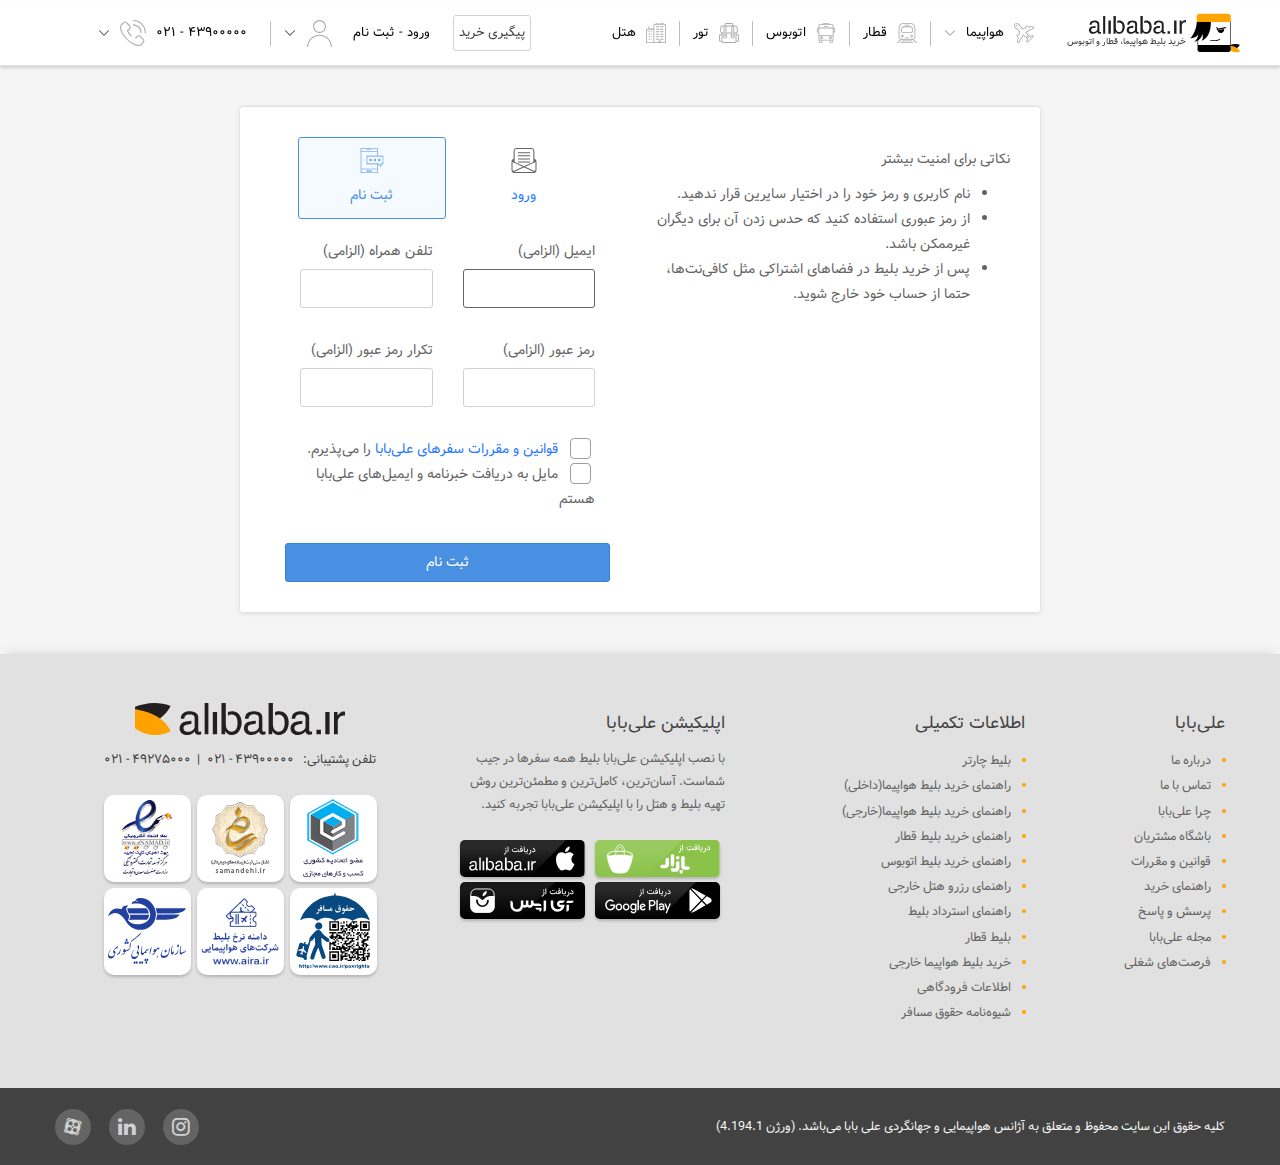
<file: signup.html>
<html lang="fa">

<head>
    <title>ثبت نام | علی بابا</title>
    <link rel="stylesheet" href="./style.css">
</head>

<body class="home-page">
    <div>
        <div>
            <div>
                <!-- HEADER -->
                <div class="header-container">
                    <!-- WHITE HEADER -->
                    <header id="site-header" class="site-header">
                        <nav class="main-navigation">
                            <a href="index.html" class="logo-alibaba-home ml-3-sm inline-block">
                                <img src="images/mainlogo.svg" width="50" class="inline-block v-middle">
                                <div class="inline-block v-middle">
                                    <img src="images/logotype.svg" height="18" class="hidden-xs">
                                    <p class="hidden-xs m-0 w-bold">
                                        خرید بلیط هواپیما، قطار و اتوبوس
                                    </p>
                                </div>
                            </a>

                            <!--TICKETS-->
                            <ul class="main-navigation__list hidden-xs hidden-sm hidden-md">
                                <!--PLANE TICKET-->
                                <li class="main-navigation__item">
                                    <a href="" class="main-navigation__button">
                                        <svg viewBox="0 0 24 24" version="1.1" xmlns="http://www.w3.org/2000/svg" xmlns:xlink="http://www.w3.org/1999/xlink" class="main-navigation__icon"><g fill-rule="nonzero" transform="translate(-92.000000, 0.000000)"><path d="M98.2845949,14.7539881 L96.8317287,14.3907716 L96.0421506,15.1803497 C95.9932858,15.2292145 95.9932858,15.3084401 96.0421506,15.3573049 L97.7154427,17.030597 L96.614194,21.4355918 C96.5076803,21.8616466 96.6325169,22.3123464 96.9430551,22.6228846 L97.2355272,22.9153567 C97.3484083,23.0282378 97.5314247,23.0282378 97.6443058,22.9153567 C97.6624723,22.8971902 97.6781358,22.8766828 97.6908823,22.8543764 L103.053856,13.4691718 L109.04065,18.9770215 L107.835579,21.788852 C107.728972,22.0376029 107.78455,22.3261981 107.975917,22.5175645 C108.024781,22.5664293 108.104007,22.5664293 108.152872,22.5175645 L114.517547,16.1528893 C114.566412,16.1040245 114.566412,16.0247989 114.517547,15.9759341 C114.326181,15.7845677 114.037585,15.7289894 113.788834,15.8355969 L110.977004,17.0406671 L105.469154,11.0538739 L114.854359,5.6908998 C114.876665,5.67815333 114.897173,5.66248985 114.915339,5.64432332 C115.02822,5.53144223 115.02822,5.34842581 114.915339,5.23554472 L114.622867,4.94307259 C114.312329,4.63253444 113.861629,4.50769782 113.435574,4.61421152 L109.030579,5.71546022 L107.357287,4.04216812 C107.308423,3.99330328 107.229197,3.99330328 107.180332,4.04216812 L106.390754,4.83174623 L106.753971,6.28461244 L102.142152,7.4375671 L96.884435,1.72265737 C96.0477088,0.813172344 94.6321249,0.754189681 93.7226398,1.59091591 C93.6997805,1.61194654 93.6773615,1.63345088 93.6553974,1.65541493 C92.7815342,2.52927813 92.7815342,3.94609032 93.6553974,4.81995353 C93.6773615,4.84191758 93.6997805,4.86342191 93.7226398,4.88445255 L99.4375496,10.1421695 L98.2845949,14.7539881 Z M107.05427,11.2998445 L111.233689,15.8426915 L113.394915,14.9164519 C114.019509,14.6487689 114.744148,14.7883217 115.224654,15.2688273 C115.664043,15.7082164 115.664043,16.420607 115.224654,16.8599961 L108.859979,23.2246713 C108.420589,23.6640604 107.708199,23.6640604 107.26881,23.2246713 C106.788304,22.7441657 106.648751,22.0195262 106.916434,21.3949327 L107.842674,19.2337069 L103.299827,15.0542877 L98.5591254,23.3505154 C98.5022811,23.4499929 98.4324282,23.5414479 98.3514126,23.6224635 C97.8480072,24.1258689 97.0318258,24.1258689 96.5284204,23.6224635 L96.2359483,23.3299914 C95.6770298,22.7710729 95.452344,21.959886 95.6440515,21.1930562 L96.6079789,17.3373467 L95.3350438,16.0644117 C94.8956547,15.6250226 94.8956547,14.912632 95.3350438,14.4732429 L96.1306282,13.6776585 C96.3203889,13.4878978 96.5610685,13.3800898 96.8086859,13.3542345 L97.556988,13.54131 L98.3233364,10.4759164 L93.0455833,5.62038356 C93.0125082,5.58995446 92.9800703,5.55883996 92.9482906,5.52706031 C91.6839031,4.26267281 91.6839031,2.21269564 92.9482906,0.948308148 C92.9800703,0.916528492 93.0125082,0.885413998 93.0455833,0.854984896 C94.3615118,-0.355669327 96.4097118,-0.270327661 97.620366,1.04560084 L102.475899,6.32335396 L105.541292,5.55700556 L105.354217,4.80870346 C105.380072,4.56108606 105.48788,4.32040646 105.677641,4.13064574 L106.473225,3.33506134 C106.912615,2.89567221 107.625005,2.89567221 108.064394,3.33506134 L109.337329,4.60799638 L113.193039,3.64406902 C113.959868,3.45236156 114.771055,3.67704732 115.329974,4.23596581 L115.622446,4.52843794 C116.125851,5.03184332 116.125851,5.84802472 115.622446,6.3514301 C115.54143,6.43244569 115.449975,6.50229865 115.350498,6.55914295 L107.05427,11.2998445 Z M94.8535534,3.85355339 L95.8535534,2.85355339 C96.0488155,2.65829124 96.0488155,2.34170876 95.8535534,2.14644661 C95.6582912,1.95118446 95.3417088,1.95118446 95.1464466,2.14644661 L94.1464466,3.14644661 C93.9511845,3.34170876 93.9511845,3.65829124 94.1464466,3.85355339 C94.3417088,4.04881554 94.6582912,4.04881554 94.8535534,3.85355339 Z M109.853553,17.1464466 L107.853553,15.1464466 C107.658291,14.9511845 107.341709,14.9511845 107.146447,15.1464466 C106.951184,15.3417088 106.951184,15.6582912 107.146447,15.8535534 L109.146447,17.8535534 C109.341709,18.0488155 109.658291,18.0488155 109.853553,17.8535534 C110.048816,17.6582912 110.048816,17.3417088 109.853553,17.1464466 Z"></path></g></svg>
                                        <span class="mr-2">هواپیما</span>
                                        <svg fill="currentColor" width="12" height="12" xmlns="http://www.w3.org/2000/svg" viewBox="0 0 12 12" class="v-middle chevron mr-2"><g fill-rule="evenodd"><polygon fill-rule="nonzero" points="10.466 3.06 11.173 3.767 6.002 8.939 .83 3.767 1.537 3.06 6.002 7.524"></polygon></g></svg>
                                    </a>
                                </li>
                                <li class="line-border"></li>
                                <!--TRAIN TICKET-->
                                <li class="main-navigation__item">
                                    <a href="" class="main-navigation__button">
                                        <svg viewBox="0 0 24 24" version="1.1" xmlns="http://www.w3.org/2000/svg" xmlns:xlink="http://www.w3.org/1999/xlink" class="main-navigation__icon"><g fill-rule="nonzero" transform="translate(-76.000000, 0.000000)"><path d="M84.0000184,1 C81.2385947,1 79.0000184,3.23857625 79.0000184,6 L79.0000184,17 C79.0000184,18.1045695 79.8954489,19 81.0000184,19 L95.0000184,19 C96.1045879,19 97.0000184,18.1045695 97.0000184,17 L97.0000184,6 C97.0000184,3.23857625 94.7614422,1 92.0000184,1 L84.0000184,1 Z M84.0000184,0 L92.0000184,0 C95.3137269,0 98.0000184,2.6862915 98.0000184,6 L98.0000184,17 C98.0000184,18.6568542 96.6568727,20 95.0000184,20 L81.0000184,20 C79.3431642,20 78.0000184,18.6568542 78.0000184,17 L78.0000184,6 C78.0000184,2.6862915 80.6863099,0 84.0000184,0 Z M84.0000184,5 C82.8954489,5 82.0000184,5.8954305 82.0000184,7 L82.0000184,10 C82.0000184,10.5522847 82.4477337,11 83.0000184,11 L93.0000184,11 C93.5523032,11 94.0000184,10.5522847 94.0000184,10 L94.0000184,7 C94.0000184,5.8954305 93.1045879,5 92.0000184,5 L84.0000184,5 Z M84.0000184,4 L92.0000184,4 C93.6568727,4 95.0000184,5.34314575 95.0000184,7 L95.0000184,10 C95.0000184,11.1045695 94.1045879,12 93.0000184,12 L83.0000184,12 C81.8954489,12 81.0000184,11.1045695 81.0000184,10 L81.0000184,7 C81.0000184,5.34314575 82.3431642,4 84.0000184,4 Z M93.5000184,16 C93.7761608,16 94.0000184,15.7761424 94.0000184,15.5 C94.0000184,15.2238576 93.7761608,15 93.5000184,15 C93.223876,15 93.0000184,15.2238576 93.0000184,15.5 C93.0000184,15.7761424 93.223876,16 93.5000184,16 Z M93.5000184,17 C92.6715913,17 92.0000184,16.3284271 92.0000184,15.5 C92.0000184,14.6715729 92.6715913,14 93.5000184,14 C94.3284455,14 95.0000184,14.6715729 95.0000184,15.5 C95.0000184,16.3284271 94.3284455,17 93.5000184,17 Z M82.5000184,16 C82.7761608,16 83.0000184,15.7761424 83.0000184,15.5 C83.0000184,15.2238576 82.7761608,15 82.5000184,15 C82.223876,15 82.0000184,15.2238576 82.0000184,15.5 C82.0000184,15.7761424 82.223876,16 82.5000184,16 Z M82.5000184,17 C81.6715913,17 81.0000184,16.3284271 81.0000184,15.5 C81.0000184,14.6715729 81.6715913,14 82.5000184,14 C83.3284455,14 84.0000184,14.6715729 84.0000184,15.5 C84.0000184,16.3284271 83.3284455,17 82.5000184,17 Z M85.5000184,2 L90.5000184,2 C90.7761608,2 91.0000184,2.22385763 91.0000184,2.5 C91.0000184,2.77614237 90.7761608,3 90.5000184,3 L85.5000184,3 C85.223876,3 85.0000184,2.77614237 85.0000184,2.5 C85.0000184,2.22385763 85.223876,2 85.5000184,2 Z M86.5000184,17 L89.5000184,17 C89.7761608,17 90.0000184,17.2238576 90.0000184,17.5 C90.0000184,17.7761424 89.7761608,18 89.5000184,18 L86.5000184,18 C86.223876,18 86.0000184,17.7761424 86.0000184,17.5 C86.0000184,17.2238576 86.223876,17 86.5000184,17 Z M81.1876709,19.1095656 C81.4033019,18.9370608 81.717948,18.9720215 81.8904528,19.1876525 C82.0629576,19.4032834 82.0279969,19.7179296 81.8123659,19.8904344 L76.8123659,23.8904344 C76.596735,24.0629392 76.2820888,24.0279785 76.109584,23.8123475 C75.9370792,23.5967166 75.9720399,23.2820704 76.1876709,23.1095656 L81.1876709,19.1095656 Z M82.5000184,21 L93.5000184,21 C93.7761608,21 94.0000184,21.2238576 94.0000184,21.5 C94.0000184,21.7761424 93.7761608,22 93.5000184,22 L82.5000184,22 C82.223876,22 82.0000184,21.7761424 82.0000184,21.5 C82.0000184,21.2238576 82.223876,21 82.5000184,21 Z M80.5000184,23 L95.5000184,23 C95.7761608,23 96.0000184,23.2238576 96.0000184,23.5 C96.0000184,23.7761424 95.7761608,24 95.5000184,24 L80.5000184,24 C80.223876,24 80.0000184,23.7761424 80.0000184,23.5 C80.0000184,23.2238576 80.223876,23 80.5000184,23 Z M94.1876709,19.8904344 C93.9720399,19.7179296 93.9370792,19.4032834 94.109584,19.1876525 C94.2820888,18.9720215 94.596735,18.9370608 94.8123659,19.1095656 L99.8123659,23.1095656 C100.027997,23.2820704 100.062958,23.5967166 99.8904528,23.8123475 C99.717948,24.0279785 99.4033019,24.0629392 99.1876709,23.8904344 L94.1876709,19.8904344 Z"></path></g></svg>
                                        <span class="mr-2">قطار</span>
                                    </a>
                                </li>
                                <li class="line-border"></li>
                                <!--BUS TICKET-->
                                <li class="main-navigation__item">
                                    <a href="" class="main-navigation__button">
                                        <svg viewBox="0 0 30 33" version="1.1" xmlns="http://www.w3.org/2000/svg" xmlns:xlink="http://www.w3.org/1999/xlink" class="main-navigation__icon"><g stroke="none" stroke-width="1"><g transform="translate(-1138.000000, -1270.000000)" fill-rule="nonzero"><g transform="translate(1105.000000, 190.000000)"><g transform="translate(0.000000, 1009.000000)"><path d="M61.4695986,79.4076433 C62.4323386,79.4076433 63.1200101,80.1783439 62.9824758,81.1592357 L62.9824758,84.9426752 C62.9824758,85.8535032 62.2260372,86.6242038 61.3320643,86.6242038 L60.4380914,86.6242038 L60.4380914,97.4840764 C60.4380914,98.1847134 60.1630228,98.8152866 59.7504199,99.2356688 L59.7504199,102.038217 C59.7504199,103.089172 58.9252142,104 57.8249398,104 L55.8306926,104 C54.7991854,104 53.9052125,103.159236 53.9052125,102.038217 L53.9052125,99.9363057 L42.0772633,99.9363057 L42.0772633,102.038217 C42.0772633,103.089172 41.2520576,104 40.1517832,104 L38.157536,104 C37.1260288,104 36.2320559,103.159236 36.2320559,102.038217 L36.2320559,99.2356688 C35.819453,98.7452229 35.5443844,98.1847134 35.5443844,97.4840764 L35.5443844,86.6242038 L34.6504115,86.6242038 C33.7564386,86.6242038 33,85.8535032 33,84.9426752 L33,81.1592357 C33,80.2484076 33.7564386,79.477707 34.6504115,79.477707 L35.5443844,79.477707 L35.5443844,75.4840764 C35.5443844,74.1528662 36.6446588,73.0318471 37.9512345,73.0318471 L42.9712362,73.0318471 L42.9712362,72.3312102 C42.9712362,71.6305732 43.5901405,71 44.277812,71 L51.8421981,71 C52.5298696,71 53.1487739,71.6305732 53.1487739,72.3312102 L53.1487739,73.0318471 L58.1687756,73.0318471 C59.4753513,73.0318471 60.5756257,74.1528662 60.5756257,75.4840764 L60.5756257,79.4076433 L61.4695986,79.4076433 Z M59.2002827,97.4840764 L59.1315156,97.4840764 L59.1315156,92.1592357 L36.9197273,92.1592357 L36.9197273,97.4840764 C36.9197273,98.044586 37.4010974,98.5350318 37.9512345,98.5350318 L58.1687756,98.5350318 C58.7189127,98.5350318 59.2002827,98.044586 59.2002827,97.4840764 Z M36.9197273,90.7579618 L36.9197273,90.8280255 L59.1315156,90.8280255 L59.1315156,79.9681529 L36.9197273,79.9681529 L36.9197273,90.7579618 Z M44.3465791,72.3312102 L44.3465791,73.0318471 L51.7046638,73.0318471 L51.7046638,72.3312102 L44.3465791,72.3312102 Z M37.9512345,74.3630573 C37.4010974,74.3630573 36.9197273,74.8535032 36.9197273,75.4840764 L36.9197273,78.4968153 L59.1315156,78.4968153 L59.1315156,75.4140127 C59.1315156,74.8535032 58.6501456,74.3630573 58.1000084,74.3630573 L37.9512345,74.3630573 Z M34.6504115,85.2229299 L34.6504115,85.2929936 L35.5443844,85.2929936 L35.5443844,80.8789809 L34.6504115,80.8789809 C34.5128772,80.8789809 34.3753429,81.0191083 34.3753429,81.1592357 L34.3753429,84.9426752 C34.3753429,85.0828025 34.5128772,85.2229299 34.6504115,85.2229299 Z M40.7706875,102.038217 L40.8394547,102.038217 L40.8394547,99.9363057 C40.4268518,99.9363057 38.0200017,100.006369 37.6761659,99.9363057 L37.6761659,102.038217 C37.6761659,102.318471 37.8824674,102.598726 38.2263031,102.598726 L40.2205504,102.598726 C40.4956189,102.598726 40.7706875,102.388535 40.7706875,102.038217 Z M57.893707,102.598726 C58.2375427,102.598726 58.5126113,102.318471 58.5126113,102.038217 L58.5126113,99.9363057 C58.1000084,99.9363057 55.7619254,99.9363057 55.3493226,99.9363057 L55.3493226,102.038217 C55.3493226,102.318471 55.555624,102.598726 55.8994597,102.598726 L57.893707,102.598726 Z M61.7446672,84.9426752 L61.7446672,81.089172 C61.7446672,80.9490446 61.6071329,80.8089172 61.4695986,80.8089172 L60.5756257,80.8089172 L60.5756257,85.2229299 L61.4695986,85.2229299 C61.6071329,85.2229299 61.7446672,85.0828025 61.7446672,84.9426752 Z M55.3493226,97.9044586 C54.0427468,97.9044586 52.9424724,96.7834395 52.9424724,95.4522293 C52.9424724,94.1210191 54.0427468,93 55.3493226,93 C56.6558983,93 57.7561727,94.1210191 57.7561727,95.4522293 C57.7561727,96.7834395 56.6558983,97.9044586 55.3493226,97.9044586 Z M55.3493226,94.4012739 C54.7991854,94.4012739 54.3178154,94.8216561 54.3178154,95.4522293 C54.3178154,96.0127389 54.7991854,96.5031847 55.3493226,96.5031847 C55.8994597,96.5031847 56.3808297,96.0127389 56.3808297,95.4522293 C56.3808297,94.8917197 55.8994597,94.4012739 55.3493226,94.4012739 Z M40.7706875,97.9044586 C39.4641118,97.9044586 38.3638374,96.7834395 38.3638374,95.4522293 C38.3638374,94.1210191 39.4641118,93 40.7706875,93 C42.0772633,93 43.1775377,94.1210191 43.1775377,95.4522293 C43.1775377,96.7834395 42.0772633,97.9044586 40.7706875,97.9044586 Z M40.7706875,94.4012739 C40.2205504,94.4012739 39.7391803,94.8216561 39.7391803,95.4522293 C39.7391803,96.0127389 40.2205504,96.5031847 40.7706875,96.5031847 C41.3208247,96.5031847 41.8021947,96.0127389 41.8021947,95.4522293 C41.8021947,94.8917197 41.3208247,94.4012739 40.7706875,94.4012739 Z M45.1717849,77.3757962 C44.8279492,77.3757962 44.4841134,77.0955414 44.4841134,76.6751592 C44.4841134,76.2547771 44.759182,75.9745223 45.1717849,75.9745223 L50.879458,75.9745223 C51.2920609,75.9745223 51.5671295,76.2547771 51.5671295,76.6751592 C51.5671295,77.0955414 51.2920609,77.3757962 50.879458,77.3757962 L45.1717849,77.3757962 Z"></path></g></g></g></g></svg>
                                        <span class="mr-2">اتوبوس</span>
                                    </a>
                                </li>
                                <li class="line-border"></li>
                                <!--TOUR TICKET-->
                                <li class="main-navigation__item">
                                    <a href="" class="main-navigation__button">
                                        <svg viewBox="0 0 24 24" version="1.1" xmlns="http://www.w3.org/2000/svg" xmlns:xlink="http://www.w3.org/1999/xlink" class="main-navigation__icon"><g stroke="none" stroke-width="1" fill-rule="evenodd"><path d="M22.8758501,20.9356936 C22.8758501,21.1789179 22.6782238,21.3757376 22.4357914,21.3757376 L21.0004001,21.3757376 L21.0004001,14.7190719 L22.4357914,14.7190719 C22.6782238,14.7190719 22.8758501,14.9166917 22.8758501,15.1583158 L22.8758501,20.9356936 Z M18.7264969,22.8758876 L5.27350313,22.8758876 C4.67182291,22.8758876 4.18135751,22.4086409 4.13415122,21.8189819 C4.13415122,21.8173817 4.13495133,21.8157816 4.13415122,21.8141814 C4.13015069,21.7853785 4.12454994,21.7565757 4.12454994,21.7269727 L4.12454994,14.1566157 L4.12454994,12.5580558 C4.17735698,12.5612561 4.22936392,12.5628563 4.28137085,12.5628563 L5.4847313,12.5628563 L5.4847313,14.5438544 C5.27430324,14.7630763 5.10548073,15.019902 4.99026537,15.3055306 C4.97666356,15.3391339 4.9702627,15.3743374 4.95746099,15.4087409 C4.91985598,15.5167517 4.88225097,15.6239624 4.85904787,15.7383738 C4.82864382,15.890389 4.81264169,16.0464046 4.81264169,16.2040204 C4.81264169,17.529753 5.8919856,18.609861 7.21856247,18.609861 C8.54513935,18.609861 9.62528337,17.529753 9.62528337,16.2040204 C9.62528337,16.0464046 9.60848113,15.890389 9.57807708,15.7383738 C9.55567409,15.6239624 9.51806908,15.5167517 9.47966396,15.4087409 C9.46766235,15.3743374 9.4612615,15.3391339 9.44765969,15.3055306 C9.33164422,15.019902 9.16282171,14.7630763 8.95319376,14.5438544 L8.95319376,12.5628563 L14.8011735,12.5628563 L14.8011735,14.5438544 C14.5915455,14.7630763 14.422723,15.019902 14.3067076,15.3055306 C14.2931057,15.3391339 14.2867049,15.3743374 14.2747033,15.4087409 C14.2362982,15.5167517 14.1986932,15.6239624 14.1762902,15.7383738 C14.1458861,15.890389 14.1290839,16.0464046 14.1290839,16.2040204 C14.1290839,17.529753 15.2084278,18.609861 16.5350047,18.609861 C17.8623817,18.609861 18.9417256,17.529753 18.9417256,16.2040204 C18.9417256,16.0464046 18.9257234,15.890389 18.8945193,15.7383738 C18.8721163,15.6239624 18.8345113,15.5167517 18.7961061,15.4087409 C18.7841045,15.3743374 18.7777037,15.3391339 18.7641019,15.3055306 C18.6488865,15.019902 18.480064,14.7622762 18.269636,14.5438544 L18.269636,12.5628563 L19.7194293,12.5628563 C19.7706361,12.5628563 19.8234431,12.5612561 19.8754501,12.5580558 L19.8754501,14.1566157 L19.8754501,21.7269727 C19.8754501,21.7525753 19.8690492,21.7773777 19.867449,21.8021802 C19.8650487,21.8205821 19.8626484,21.8381838 19.8586478,21.8677868 C19.8586478,21.8725873 19.860248,21.8765877 19.8594479,21.8821882 C19.7834378,22.4414441 19.3073743,22.8758876 18.7264969,22.8758876 Z M1.12494999,20.9356936 L1.12494999,15.1583158 C1.12494999,14.9166917 1.32177624,14.7190719 1.56420856,14.7190719 L2.99959995,14.7190719 L2.99959995,21.3757376 L1.56420856,21.3757376 C1.32177624,21.3757376 1.12494999,21.1789179 1.12494999,20.9356936 Z M2.62434991,5.78137814 C2.62434991,4.86768677 3.36764902,4.12521252 4.28137085,4.12521252 L5.4847313,4.12521252 L5.4847313,11.4379438 L4.28137085,11.4379438 C4.18935858,11.4379438 4.10134685,11.4251425 4.01333511,11.4107411 C3.92692359,11.3947395 3.83891185,11.3707371 3.74609948,11.3387339 C3.74209895,11.3379338 3.73889852,11.3387339 3.73489799,11.3379338 C3.09081211,11.1107111 2.62434991,10.5026503 2.62434991,9.78177818 L2.62434991,5.78137814 Z M8.02747033,1.9049905 C8.02747033,1.47454745 8.37711695,1.12571257 8.80677424,1.12571257 L15.1932258,1.12571257 C15.6236832,1.12571257 15.9725297,1.47454745 15.9725297,1.9049905 L15.9725297,3.00030003 L15.3636485,3.00030003 L8.39071876,3.00030003 L8.02747033,3.00030003 L8.02747033,1.9049905 Z M17.144686,12.0004 L17.144686,13.8765877 C17.130284,13.8725873 17.115082,13.8749875 17.09988,13.8709871 C16.9182558,13.8269827 16.7302307,13.7973797 16.5350047,13.7973797 C16.3397786,13.7973797 16.1533538,13.8269827 15.9709295,13.8709871 C15.9565275,13.8749875 15.9405254,13.8725873 15.9253234,13.8765877 L15.9253234,12.0004 L15.9253234,4.12521252 L16.5350047,4.12521252 L17.144686,4.12521252 L17.144686,12.0004 Z M15.285238,15.929593 C15.2868382,15.9247925 15.2884385,15.919992 15.2900387,15.9159916 C15.3540472,15.650365 15.502867,15.4063406 15.7236965,15.2239224 C15.7236965,15.2239224 15.7236965,15.2231223 15.7244966,15.2231223 C15.8901187,15.0855086 16.1645553,14.9222922 16.5350047,14.9222922 C16.9062542,14.9222922 17.1814909,15.0855086 17.3471129,15.2231223 C17.3479131,15.2231223 17.3479131,15.2239224 17.3479131,15.2239224 C17.5679424,15.4063406 17.7175623,15.650365 17.7815709,15.9159916 C17.782371,15.919992 17.7847713,15.9247925 17.7863715,15.929593 C17.8063742,16.0184018 17.8167756,16.1112111 17.8167756,16.2040204 C17.8167756,16.909691 17.242299,17.4849485 16.5350047,17.4849485 C15.8285105,17.4849485 15.2540339,16.909691 15.2540339,16.2040204 C15.2540339,16.1112111 15.2644353,16.0184018 15.285238,15.929593 Z M8.95319376,11.4379438 L14.8011735,11.4379438 L14.8011735,4.12521252 L8.95319376,4.12521252 L8.95319376,11.4379438 Z M5.96879584,15.929593 C5.96959595,15.9247925 5.97199627,15.919992 5.97279637,15.9159916 C6.03680491,15.650365 6.18642486,15.4063406 6.40645419,15.2239224 L6.4072543,15.2231223 C6.57287638,15.0855086 6.84811308,14.9222922 7.21856247,14.9222922 C7.58981197,14.9222922 7.86424857,15.0855086 8.03067076,15.2231223 C8.03067076,15.2231223 8.03067076,15.2239224 8.03067076,15.2239224 C8.2515002,15.4063406 8.40112015,15.650365 8.46432858,15.9159916 C8.46592879,15.919992 8.46832911,15.9247925 8.46912922,15.929593 C8.48993199,16.0184018 8.50033338,16.1112111 8.50033338,16.2040204 C8.50033338,16.909691 7.92505667,17.4849485 7.21856247,17.4849485 C6.51206828,17.4849485 5.93759168,16.909691 5.93759168,16.2040204 C5.93759168,16.1112111 5.94799307,16.0184018 5.96879584,15.929593 Z M6.60888118,4.12521252 L7.46499533,4.12521252 L7.82824377,4.12521252 L7.82824377,12.0004 L7.82824377,13.8765877 C7.81384185,13.8725873 7.79783971,13.8749875 7.78343779,13.8709871 C7.60181358,13.8269827 7.41378851,13.7973797 7.21856247,13.7973797 C7.02333644,13.7973797 6.83611148,13.8269827 6.65448726,13.8709871 C6.64008534,13.8749875 6.62408321,13.8725873 6.60888118,13.8765877 L6.60888118,12.0004 L6.60888118,4.12521252 Z M21.3756501,5.78137814 L21.3756501,9.78177818 C21.3756501,10.5026503 20.909988,11.1107111 20.265102,11.3379338 C20.2611015,11.3387339 20.2579011,11.3379338 20.2547006,11.3387339 C20.1610881,11.3707371 20.0730764,11.3947395 19.987465,11.4107411 C19.8994533,11.4251425 19.8106414,11.4379438 19.7194293,11.4379438 L18.269636,11.4379438 L18.269636,4.12521252 L19.7194293,4.12521252 C20.632351,4.12521252 21.3756501,4.86768677 21.3756501,5.78137814 Z M22.4357914,13.5941594 L21.0004001,13.5941594 L21.0004001,12.2356236 C21.8877184,11.769977 22.5006001,10.8514851 22.5006001,9.78177818 L22.5006001,5.78137814 C22.5006001,4.24762476 21.2532338,3.00030003 19.7194293,3.00030003 L17.707161,3.00030003 L17.0974797,3.00030003 L17.0974797,1.9049905 C17.0974797,0.854485449 16.2437658,0 15.1932258,0 L8.80677424,0 C7.75703427,0 6.90252034,0.854485449 6.90252034,1.9049905 L6.90252034,3.00030003 L6.04720629,3.00030003 L4.28137085,3.00030003 C2.74756634,3.00030003 1.50020003,4.24762476 1.50020003,5.78137814 L1.50020003,9.78177818 C1.50020003,10.8514851 2.11308174,11.769977 2.99959995,12.2356236 L2.99959995,13.5941594 L1.56420856,13.5941594 C0.701693559,13.5941594 0,14.2958296 0,15.1583158 L0,20.9356936 C0,21.7989799 0.701693559,22.5006501 1.56420856,22.5006501 L3.14441926,22.5006501 C3.46206161,23.3727373 4.29257234,24 5.27350313,24 L18.7264969,24 C19.7074277,24 20.5379384,23.3727373 20.8563809,22.5006501 L22.4357914,22.5006501 C23.2983064,22.5006501 24,21.7989799 24,20.9356936 L24,15.1583158 C24,14.2958296 23.2983064,13.5941594 22.4357914,13.5941594 Z"></path></g></svg>
                                        <span class="mr-2">تور</span>
                                    </a>
                                </li>
                                <li class="line-border"></li>
                                <!--HOTEL TICKET-->
                                <li class="main-navigation__item">
                                    <a href="" class="main-navigation__button">
                                        <svg viewBox="0 0 24 24" version="1.1" xmlns="http://www.w3.org/2000/svg" xmlns:xlink="http://www.w3.org/1999/xlink" width="20px" height="20px" class="main-navigation__icon"><g transform="translate(-44.000000, 0.000000)"><path d="M54,23 L67,23 L67,3 C67,2.44771525 66.5522847,2 66,2 L55,2 C54.4477153,2 54,2.44771525 54,3 L54,23 Z M55,1 L66,1 C67.1045695,1 68,1.8954305 68,3 L68,24 L53,24 L53,3 C53,1.8954305 53.8954305,1 55,1 Z M59.5,0 C59.7761424,-5.07265313e-17 60,0.223857625 60,0.5 L60,1.5 C60,1.77614237 59.7761424,2 59.5,2 C59.2238576,2 59,1.77614237 59,1.5 L59,0.5 C59,0.223857625 59.2238576,5.07265313e-17 59.5,0 Z M56.5,0 C56.7761424,-5.07265313e-17 57,0.223857625 57,0.5 L57,1.5 C57,1.77614237 56.7761424,2 56.5,2 C56.2238576,2 56,1.77614237 56,1.5 L56,0.5 C56,0.223857625 56.2238576,5.07265313e-17 56.5,0 Z M63,0 L64,0 C64.5522847,-1.01453063e-16 65,0.44771525 65,1 C65,1.55228475 64.5522847,2 64,2 L63,2 C62.4477153,2 62,1.55228475 62,1 C62,0.44771525 62.4477153,1.01453063e-16 63,0 Z M61,24 L61,22.5 C61,22.2238576 60.7761424,22 60.5,22 C60.2238576,22 60,22.2238576 60,22.5 L60,24 L59,24 L59,22.5 C59,21.6715729 59.6715729,21 60.5,21 C61.3284271,21 62,21.6715729 62,22.5 L62,24 L61,24 Z M56.5,4 L59.5,4 C59.7761424,4 60,4.22385763 60,4.5 C60,4.77614237 59.7761424,5 59.5,5 L56.5,5 C56.2238576,5 56,4.77614237 56,4.5 C56,4.22385763 56.2238576,4 56.5,4 Z M61.5,4 L64.5,4 C64.7761424,4 65,4.22385763 65,4.5 C65,4.77614237 64.7761424,5 64.5,5 L61.5,5 C61.2238576,5 61,4.77614237 61,4.5 C61,4.22385763 61.2238576,4 61.5,4 Z M56.5,7 L59.5,7 C59.7761424,7 60,7.22385763 60,7.5 C60,7.77614237 59.7761424,8 59.5,8 L56.5,8 C56.2238576,8 56,7.77614237 56,7.5 C56,7.22385763 56.2238576,7 56.5,7 Z M61.5,7 L64.5,7 C64.7761424,7 65,7.22385763 65,7.5 C65,7.77614237 64.7761424,8 64.5,8 L61.5,8 C61.2238576,8 61,7.77614237 61,7.5 C61,7.22385763 61.2238576,7 61.5,7 Z M56.5,10 L59.5,10 C59.7761424,10 60,10.2238576 60,10.5 C60,10.7761424 59.7761424,11 59.5,11 L56.5,11 C56.2238576,11 56,10.7761424 56,10.5 C56,10.2238576 56.2238576,10 56.5,10 Z M61.5,10 L64.5,10 C64.7761424,10 65,10.2238576 65,10.5 C65,10.7761424 64.7761424,11 64.5,11 L61.5,11 C61.2238576,11 61,10.7761424 61,10.5 C61,10.2238576 61.2238576,10 61.5,10 Z M56.5,13 L59.5,13 C59.7761424,13 60,13.2238576 60,13.5 C60,13.7761424 59.7761424,14 59.5,14 L56.5,14 C56.2238576,14 56,13.7761424 56,13.5 C56,13.2238576 56.2238576,13 56.5,13 Z M61.5,13 L64.5,13 C64.7761424,13 65,13.2238576 65,13.5 C65,13.7761424 64.7761424,14 64.5,14 L61.5,14 C61.2238576,14 61,13.7761424 61,13.5 C61,13.2238576 61.2238576,13 61.5,13 Z M56.5,16 L59.5,16 C59.7761424,16 60,16.2238576 60,16.5 C60,16.7761424 59.7761424,17 59.5,17 L56.5,17 C56.2238576,17 56,16.7761424 56,16.5 C56,16.2238576 56.2238576,16 56.5,16 Z M61.5,16 L64.5,16 C64.7761424,16 65,16.2238576 65,16.5 C65,16.7761424 64.7761424,17 64.5,17 L61.5,17 C61.2238576,17 61,16.7761424 61,16.5 C61,16.2238576 61.2238576,16 61.5,16 Z M56.5,19 L59.5,19 C59.7761424,19 60,19.2238576 60,19.5 C60,19.7761424 59.7761424,20 59.5,20 L56.5,20 C56.2238576,20 56,19.7761424 56,19.5 C56,19.2238576 56.2238576,19 56.5,19 Z M61.5,19 L64.5,19 C64.7761424,19 65,19.2238576 65,19.5 C65,19.7761424 64.7761424,20 64.5,20 L61.5,20 C61.2238576,20 61,19.7761424 61,19.5 C61,19.2238576 61.2238576,19 61.5,19 Z M45,23 L53,23 L53,8 L46,8 C45.4477153,8 45,8.44771525 45,9 L45,23 Z M46,7 L54,7 L54,24 L44,24 L44,9 C44,7.8954305 44.8954305,7 46,7 Z M47.5,4 C47.7761424,4 48,4.22385763 48,4.5 L48,7.5 C48,7.77614237 47.7761424,8 47.5,8 C47.2238576,8 47,7.77614237 47,7.5 L47,4.5 C47,4.22385763 47.2238576,4 47.5,4 Z M50.5,6 C50.7761424,6 51,6.22385763 51,6.5 L51,7.5 C51,7.77614237 50.7761424,8 50.5,8 C50.2238576,8 50,7.77614237 50,7.5 L50,6.5 C50,6.22385763 50.2238576,6 50.5,6 Z M50.5,10 C50.7761424,10 51,10.2238576 51,10.5 C51,10.7761424 50.7761424,11 50.5,11 C50.2238576,11 50,10.7761424 50,10.5 C50,10.2238576 50.2238576,10 50.5,10 Z M47.5,10 L48.5,10 C48.7761424,10 49,10.2238576 49,10.5 C49,10.7761424 48.7761424,11 48.5,11 L47.5,11 C47.2238576,11 47,10.7761424 47,10.5 C47,10.2238576 47.2238576,10 47.5,10 Z M47.5,13 L48.5,13 C48.7761424,13 49,13.2238576 49,13.5 C49,13.7761424 48.7761424,14 48.5,14 L47.5,14 C47.2238576,14 47,13.7761424 47,13.5 C47,13.2238576 47.2238576,13 47.5,13 Z M50.5,13 C50.7761424,13 51,13.2238576 51,13.5 C51,13.7761424 50.7761424,14 50.5,14 C50.2238576,14 50,13.7761424 50,13.5 C50,13.2238576 50.2238576,13 50.5,13 Z M47.5,16 L48.5,16 C48.7761424,16 49,16.2238576 49,16.5 C49,16.7761424 48.7761424,17 48.5,17 L47.5,17 C47.2238576,17 47,16.7761424 47,16.5 C47,16.2238576 47.2238576,16 47.5,16 Z M50.5,16 C50.7761424,16 51,16.2238576 51,16.5 C51,16.7761424 50.7761424,17 50.5,17 C50.2238576,17 50,16.7761424 50,16.5 C50,16.2238576 50.2238576,16 50.5,16 Z M47.5,19 L48.5,19 C48.7761424,19 49,19.2238576 49,19.5 C49,19.7761424 48.7761424,20 48.5,20 L47.5,20 C47.2238576,20 47,19.7761424 47,19.5 C47,19.2238576 47.2238576,19 47.5,19 Z M50.5,19 C50.7761424,19 51,19.2238576 51,19.5 C51,19.7761424 50.7761424,20 50.5,20 C50.2238576,20 50,19.7761424 50,19.5 C50,19.2238576 50.2238576,19 50.5,19 Z"></path></g></svg>
                                        <span class="mr-2">هتل</span>
                                    </a>
                                </li>
                            </ul>

                            <!-- HEADER LEFT -->
                            <ul class="main-navigation__list mr-auto">
                                <!-- FOLLOW UP -->
                                <li class="main-navigation__item">
                                    <a href="" id="followUp" class="btn-order-follow ml-2-sm">
                                        <span>پیگیری خرید</span>
                                    </a>
                                </li>
                                <!-- USER -->
                                <li class="main-navigation__item login">
                                    <button aria-label="User" type="button" data-test="headerUserButton" class="main-navigation__button">
                                        <span class="hidden-xs ml-2-md login-label rtl">ورود - ثبت نام</span>
                                        <a href="login.html">
                                            <svg width="27px" height="27px" viewBox="0 0 24 24" version="1.1" xmlns="http://www.w3.org/2000/svg" xmlns:xlink="http://www.w3.org/1999/xlink" class="mx-1 mx-2-md"><g fill="currentColor" fill-rule="nonzero"><path d="M12,10.5 C14.6233526,10.5 16.75,8.37335256 16.75,5.75 C16.75,3.12664744 14.6233526,1 12,1 C9.37664744,1 7.25,3.12664744 7.25,5.75 C7.25,8.37335256 9.37664744,10.5 12,10.5 Z M12,11.5 C8.82436269,11.5 6.25,8.92563731 6.25,5.75 C6.25,2.57436269 8.82436269,0 12,0 C15.1756373,0 17.75,2.57436269 17.75,5.75 C17.75,8.92563731 15.1756373,11.5 12,11.5 Z M22,24 C22,18.4771525 17.5228475,14 12,14 C6.4771525,14 2,18.4771525 2,24 L1,24 C1,17.9248678 5.92486775,13 12,13 C18.0751322,13 23,17.9248678 23,24 L22.5,24 L22,24 Z"></path></g></svg>
                                        </a>
                                        <svg fill="#626262" width="12" height="12" xmlns="http://www.w3.org/2000/svg" viewBox="0 0 12 12" class="v-middle chevron hidden-xs hidden-sm"><g fill-rule="evenodd"><polygon fill-rule="nonzero" points="10.466 3.06 11.173 3.767 6.002 8.939 .83 3.767 1.537 3.06 6.002 7.524"></polygon></g></svg>
                                    </button>
                                </li>
                                <li class="hidden-xs line-border"></li>
                                <!-- SUPPORT -->
                                <li class="main-navigation__item support hidden-xs">
                                    <button aria-label="Support" type="button" class="main-navigation__button">
                                        <span class="hidden-xs text ltr">۰۲۱ - ۴۳۹۰۰۰۰۰</span>
                                        <svg width="26px" viewBox="0 0 24 24" version="1.1" xmlns="http://www.w3.org/2000/svg" xmlns:xlink="http://www.w3.org/1999/xlink" class="mx-1 mx-2-md"><g fill="currentColor" fill-rule="nonzero"><path d="M21.0771321,18.3665378 L18.2763943,15.5632233 C17.9649685,15.2398625 17.6268001,15.0849627 17.2812515,15.0849627 C16.9327187,15.0849627 16.5834299,15.2417028 16.2505079,15.5736915 L14.6458381,17.1688073 L13.9398822,16.4599129 L15.5445519,14.8647971 C16.0574369,14.3533472 16.656649,14.0849627 17.2812515,14.0849627 C17.910932,14.0849627 18.505066,14.3584111 18.9976387,14.8698609 L21.7854985,17.6600476 C22.2983835,18.1664336 22.5675211,18.7690329 22.5675211,19.3969515 C22.5675211,20.0198063 20.5159813,22.3998203 20.2316094,22.7441628 C19.459743,23.5796996 18.4745976,24 17.3015637,24 C17.2000023,24 17.0882848,23.9949361 16.9816454,23.9898723 C15.2398678,23.8784674 13.6809007,23.2252295 12.5129448,22.6732688 C9.45594739,21.1996856 6.77980511,19.1083115 4.55561097,16.4599129 C2.72242812,14.2621978 1.49353546,12.2113346 0.670888312,9.99842789 C0.335735769,9.09706087 -0.10097815,7.71969102 0.0208955021,6.24104399 C0.102144603,5.32448538 0.472843628,4.53452326 1.12283644,3.88634922 C3.0186488,2.22540324 4.17306311,1.39493024 4.58607938,1.39493024 C5.20560378,1.39493024 5.79465976,1.65318709 6.28723244,2.13931762 C6.61730691,2.4431492 6.93722525,2.76723622 7.24190938,3.08119553 C7.39425144,3.24323904 7.55674964,3.40528255 7.71416978,3.5622622 L9.10048257,4.9446959 C10.166877,6.00810644 10.166877,7.38547628 9.10048257,8.44888682 C8.95829664,8.59067489 8.81611071,8.73752683 8.67392479,8.8793149 C8.29814769,9.25910438 7.91221446,9.65408543 7.49581282,10.0338749 C7.80557502,10.717496 8.2321328,11.3909893 8.8668914,12.1910791 C9.56392138,13.0451111 10.2767623,13.7959428 11.0176495,14.4550129 L10.3520601,15.2018698 C9.57140028,14.5074193 8.82196394,13.718421 8.08250367,12.8122501 C7.40282469,11.9555398 6.93171231,11.2136897 6.58398842,10.4462901 L6.28427926,9.78485535 L6.82098642,9.29533823 C7.0009295,9.13121667 7.18520696,8.95470097 7.39533473,8.74652181 C7.48164659,8.66101036 7.57115336,8.57135067 7.67870769,8.46285016 C7.82022942,8.31984257 7.82022942,8.31984257 7.96684523,8.17153912 C8.02329765,8.11524466 8.06826274,8.06980487 8.17388276,7.9626043 C8.28154163,7.85332487 8.33136716,7.80297331 8.39340302,7.74111104 C9.0680244,7.06837734 9.0680244,6.32520538 8.39340302,5.65247168 L7.00709023,4.27003798 C6.76074465,4.02438171 6.64890704,3.91107264 6.52331261,3.7772965 C6.14554011,3.38802387 5.87869996,3.12299051 5.58383285,2.8507441 C5.27265048,2.54363155 4.93299153,2.39493024 4.58607938,2.39493024 C4.45610669,2.51364795 4.25001279,2.64611233 3.99536563,2.8293027 C3.44852966,3.2226905 2.70866895,3.82700723 1.82991599,4.594125 C1.34566173,5.07702426 1.07829803,5.64794933 1.01842838,6.32311372 C0.931443641,7.37846675 1.15205884,8.42088665 1.60917116,9.65025515 C2.3929015,11.7584763 3.56652089,13.7121346 5.32236583,15.8171417 C7.45758872,18.3596002 10.0214465,20.3619696 12.9409271,21.7692976 C14.4974753,22.504902 15.7302981,22.9077884 17.029164,22.9909999 C17.1662786,22.9975109 17.2370018,23 17.3015637,23 C18.1997284,23 18.9167937,22.6930162 19.4595688,22.1077386 C19.4709508,22.0939562 19.7624566,21.7468668 19.8945615,21.5874479 C20.1434327,21.2871202 20.3754642,21.0000153 20.5931331,20.7203293 C20.6743807,20.615933 20.752179,20.5143898 20.8262253,20.4159888 C21.0824806,20.0754477 21.2876867,19.7805962 21.4279492,19.5485498 C21.4886141,19.4481876 21.5341801,19.3642723 21.5628082,19.3022444 C21.5370159,18.9819706 21.3796058,18.6652083 21.0771321,18.3665378 Z M11.9890877,-4.4408921e-16 C18.6225314,-4.4408921e-16 24,5.372583 24,12 L22.9990906,12 C22.9990906,5.92486775 18.0697444,1 11.9890877,1 L11.9890877,-4.4408921e-16 Z M11.9890877,5 L11.9890877,4 C16.4113835,4 19.9963626,7.581722 19.9963626,12 L18.9954532,12 C18.9954532,8.13400675 15.8585965,5 11.9890877,5 Z"></path></g></svg>
                                        <svg fill="#626262" width="12" height="12" xmlns="http://www.w3.org/2000/svg" viewBox="0 0 12 12" class="v-middle chevron hidden-xs hidden-sm"><g fill-rule="evenodd"><polygon fill-rule="nonzero" points="10.466 3.06 11.173 3.767 6.002 8.939 .83 3.767 1.537 3.06 6.002 7.524"></polygon></g></svg>
                                    </button>
                                </li>
                            </ul>
                        </nav>
                    </header>
                </div>

                <!-- PAGE CONTENTS -->
                <main class="bg-gray main-wrapper">
                    <div class="container">
                        <div class="profile-login">
                            <div class="box">
                                <div class="row profile-login__container">
                                    <!-- TIPS -->
                                    <div class="col-sm-6 hidden-xs login-modal__info">
                                        <h5>نکاتی برای امنیت بیشتر</h5>
                                        <ul>
                                            <li>نام کاربری و رمز خود را در اختیار سایرین قرار ندهید.</li>
                                            <li>از رمز عبوری استفاده کنید که حدس زدن آن برای دیگران غیرممکن باشد.</li>
                                            <li>پس از خرید بلیط در فضاهای اشتراکی مثل کافی&zwnj;نت&zwnj;ها، حتما از حساب خود خارج شوید.</li>
                                        </ul>
                                    </div>
                                    <!-- SIGNUP FORM -->
                                    <div class="col-sm-6">
                                        <!-- BUTTONS -->
                                        <div class="box-login-type text-center mb-3">
                                            <div class="box-login-type__item">
                                                <a href="login.html">
                                                    <svg xmlns="http://www.w3.org/2000/svg" xmlns:xlink="http://www.w3.org/1999/xlink" width="32" height="25" viewBox="0 0 16 16" fill="#646464" class="email-otp-icon"><defs><path id="envelope-open-a" d="M0.666666667,8.9287721 L0.666666667,14 C0.666666667,14.7363797 1.26362033,15.3333333 2,15.3333333 L14,15.3333333 C14.7363797,15.3333333 15.3333333,14.7363797 15.3333333,14 L15.3333333,8.9287721 L15.3333333,9.02911707 L8,12.36573 L0.666666667,9.02911707 L0.666666667,8.9287721 Z M1.33333333,6.66666667 L1.33333333,8.60001628 L8,11.6333008 L14.6666667,8.60001628 L14.6666667,6.66666667 L15.4142136,7.41421356 C15.7892863,7.78928632 16,8.29799415 16,8.82842712 L16,14 C16,15.1045695 15.1045695,16 14,16 L2,16 C0.8954305,16 1.3527075e-16,15.1045695 0,14 L2.07241631e-15,8.82842712 C2.00745701e-15,8.29799415 0.210713681,7.78928632 0.585786438,7.41421356 L1.33333333,6.66666667 Z M0.666666667,9.03372016 L0.666666667,13.9325597 C0.666666667,14.0274072 0.686905223,14.121163 0.726030547,14.2075647 C0.877911634,14.5429688 1.2729343,14.6917436 1.60833837,14.5398625 L7.21720131,12 L0.666666667,9.03372016 Z M0.941671702,8.42641737 L8.83333333,12 L1.8833434,15.1471653 C1.21253527,15.4509274 0.422489934,15.1533779 0.11872776,14.4825697 C0.0404771135,14.3097662 4.67320155e-16,14.1222547 4.4408921e-16,13.9325597 L0,9.03372016 C-4.50902501e-17,8.66553033 0.298476833,8.36705349 0.666666667,8.36705349 C0.761514198,8.36705349 0.855269947,8.38729205 0.941671702,8.42641737 Z M14.3916616,14.5398625 C14.7270657,14.6917436 15.1220884,14.5429688 15.2739695,14.2075647 C15.3130948,14.121163 15.3333333,14.0274072 15.3333333,13.9325597 L15.3333333,9.03372016 L8.78279869,12 L14.3916616,14.5398625 Z M15.3333333,8.36705349 C15.7015232,8.36705349 16,8.66553033 16,9.03372016 L16,13.9325597 C16,14.1222547 15.9595229,14.3097662 15.8812722,14.4825697 C15.5775101,15.1533779 14.7874647,15.4509274 14.1166566,15.1471653 L7.16666667,12 L15.0583283,8.42641737 C15.1447301,8.38729205 15.2384858,8.36705349 15.3333333,8.36705349 Z M2,8.90423731 L8,11.6342666 L14,8.90423731 L14,2 C14,1.26362033 13.4030463,0.666666667 12.6666667,0.666666667 L3.33333333,0.666666667 C2.59695367,0.666666667 2,1.26362033 2,2 L2,8.90423731 Z M3.33333333,0 L12.6666667,0 C13.7712362,-2.02906125e-16 14.6666667,0.8954305 14.6666667,2 L14.6666667,9.33333333 L8,12.3666992 L1.33333333,9.33333333 L1.33333333,2 C1.33333333,0.8954305 2.22876383,2.02906125e-16 3.33333333,0 Z M4.33333333,2.66666667 L11.6666667,2.66666667 C11.8507616,2.66666667 12,2.81590508 12,3 L12,3 C12,3.18409492 11.8507616,3.33333333 11.6666667,3.33333333 L4.33333333,3.33333333 C4.14923842,3.33333333 4,3.18409492 4,3 L4,3 C4,2.81590508 4.14923842,2.66666667 4.33333333,2.66666667 Z M4.33333333,4.66666667 L11.6666667,4.66666667 C11.8507616,4.66666667 12,4.81590508 12,5 L12,5 C12,5.18409492 11.8507616,5.33333333 11.6666667,5.33333333 L4.33333333,5.33333333 C4.14923842,5.33333333 4,5.18409492 4,5 L4,5 C4,4.81590508 4.14923842,4.66666667 4.33333333,4.66666667 Z M4.33333333,6.66666667 L11.6666667,6.66666667 C11.8507616,6.66666667 12,6.81590508 12,7 L12,7 C12,7.18409492 11.8507616,7.33333333 11.6666667,7.33333333 L4.33333333,7.33333333 C4.14923842,7.33333333 4,7.18409492 4,7 L4,7 C4,6.81590508 4.14923842,6.66666667 4.33333333,6.66666667 Z M4.33333333,8.66666667 L11.6666667,8.66666667 C11.8507616,8.66666667 12,8.81590508 12,9 L12,9 C12,9.18409492 11.8507616,9.33333333 11.6666667,9.33333333 L4.33333333,9.33333333 C4.14923842,9.33333333 4,9.18409492 4,9 L4,9 C4,8.81590508 4.14923842,8.66666667 4.33333333,8.66666667 Z"></path></defs> <use xlink:href="#envelope-open-a"></use></svg>
                                                    <h5 class="w-normal">ورود</h5>
                                                </a>
                                            </div>
                                            <div class="box-login-type__item box-login-type__item--active">
                                                <svg width="28px" height="25px" viewBox="0 0 27 30" version="1.1" xmlns="http://www.w3.org/2000/svg" xmlns:xlink="http://www.w3.org/1999/xlink" class="phone-otp-icon"><g id="Promote" stroke="none" stroke-width="1" fill="none" fill-rule="evenodd"><g id="Alibaba-/-User-Header-/-2--otp-login---general" transform="translate(-338.000000, -130.000000)" fill="#4A90E2" fill-rule="nonzero"><g id="header"><g id="Group-4" transform="translate(286.000000, 120.000000)"><g id="login-register"><path d="M72.2153846,19.389313 L79,19.389313 L79,29.4198473 L76.6,29.4198473 L76.6,32.7633588 L72.8615385,29.4198473 L72.2153846,29.4198473 L72.2153846,40 L52,40 L52,10 L72.2153846,10 L72.2153846,19.389313 Z M58.9230769,11.6946565 L63.7692308,11.6946565 L63.7692308,12.3816794 L58.9230769,12.3816794 L58.9230769,11.6946565 Z M64.5538462,11.6946565 L65.2461538,11.6946565 L65.2461538,12.3816794 L64.5538462,12.3816794 L64.5538462,11.6946565 Z M71.5230769,10.6870229 L52.6923077,10.6870229 L52.6923077,13.5725191 L71.5230769,13.5725191 L71.5230769,10.6870229 Z M52.6923077,39.3129771 L71.5230769,39.3129771 L71.5230769,35.5572519 L52.6923077,35.5572519 L52.6923077,39.3129771 Z M71.5230769,34.8244275 L71.5230769,29.4198473 L59.1076923,29.4198473 L59.1076923,19.389313 L71.5230769,19.389313 L71.5230769,14.2137405 L52.6923077,14.2137405 L52.6923077,34.8244275 L71.5230769,34.8244275 Z M78.3538462,28.7328244 L78.3538462,20.0763359 L59.8,20.0763359 L59.8,28.7328244 L73.1384615,28.7328244 L75.9076923,31.2519084 L75.9076923,28.7328244 L78.3538462,28.7328244 Z M62.8,25.6183206 L62.3846154,25.0687023 L63.3538462,24.3816794 L62.3846154,23.740458 L62.8,23.1450382 L63.5846154,23.740458 L63.5846154,22.778626 L64.2769231,22.778626 L64.2769231,23.740458 L65.1076923,23.1450382 L65.4769231,23.740458 L64.5538462,24.3816794 L65.4769231,25.0687023 L65.1076923,25.6183206 L64.2769231,25.0687023 L64.2769231,25.9847328 L63.5846154,25.9847328 L63.5846154,25.0687023 L62.8,25.6183206 Z M67.9230769,25.6183206 L67.5076923,25.0687023 L68.4769231,24.3816794 L67.5076923,23.740458 L67.9230769,23.1450382 L68.7076923,23.740458 L68.7076923,22.778626 L69.4,22.778626 L69.4,23.740458 L70.2307692,23.1450382 L70.6,23.740458 L69.6769231,24.3816794 L70.6,25.0687023 L70.2307692,25.6183206 L69.4,25.0687023 L69.4,25.9847328 L68.7076923,25.9847328 L68.7076923,25.0687023 L67.9230769,25.6183206 Z M73.0461538,25.6183206 L72.6307692,25.0687023 L73.6,24.3816794 L72.6307692,23.740458 L73.0461538,23.1450382 L73.8307692,23.740458 L73.8307692,22.778626 L74.5230769,22.778626 L74.5230769,23.740458 L75.3538462,23.1450382 L75.7230769,23.740458 L74.8,24.3816794 L75.7230769,25.0687023 L75.3538462,25.6183206 L74.5230769,25.0687023 L74.5230769,25.9847328 L73.8307692,25.9847328 L73.8307692,25.0687023 L73.0461538,25.6183206 Z M64.1384615,36.3358779 C64.7846154,36.3358779 65.2461538,36.8396947 65.2461538,37.4351145 C65.2461538,38.0305344 64.7384615,38.5343511 64.1384615,38.5343511 L60.0769231,38.5343511 C59.4769231,38.5343511 58.9692308,38.0305344 58.9692308,37.4351145 C58.9692308,36.8396947 59.4769231,36.3358779 60.0769231,36.3358779 L64.1384615,36.3358779 Z M64.1384615,37.8473282 C64.3692308,37.8473282 64.5538462,37.6641221 64.5538462,37.4351145 C64.5538462,37.2061069 64.3692308,37.0229008 64.1384615,37.0229008 L60.0769231,37.0229008 C59.8461538,37.0229008 59.6615385,37.2061069 59.6615385,37.4351145 C59.6615385,37.6641221 59.8461538,37.8473282 60.0769231,37.8473282 L64.1384615,37.8473282 Z" id="Combined-Shape"></path></g></g></g></g></g></svg>
                                                <h5 class="w-normal">ثبت نام</h5>
                                            </div>
                                        </div>

                                        <!-- FORM -->
                                        <form action="#" method="post" novalidate="novalidate" autocomplete="off" class="validated-form">
                                            <div class="col-xs-12">
                                                <div class="col-xs-12 col-sm-6">
                                                    <div class="form-group">
                                                        <label for="email">ایمیل (الزامی)</label>
                                                        <input type="email" dir="ltr" id="email" name="email" autofocus="autofocus" class="form-control">
                                                    </div>
                                                </div>
                                                <div class="col-xs-12 col-sm-6">
                                                    <div class="form-group">
                                                        <label for="phone">تلفن همراه (الزامی)</label>
                                                        <input type="tel" dir="ltr" id="phone" name="phone" class="form-control">
                                                    </div>
                                                </div>
                                                <div class="col-xs-12 col-sm-6">
                                                    <div class="form-group">
                                                        <label for="password">رمز عبور (الزامی)</label>
                                                        <input type="password" dir="ltr" id="password" name="password" class="form-control">
                                                    </div>
                                                </div>
                                                <div class="col-xs-12 col-sm-6">
                                                    <div class="form-group">
                                                        <label for="confirm-password">تکرار رمز عبور (الزامی)</label>
                                                        <input type="password" dir="ltr" id="confirm-password" name="confirm-password" class="form-control">
                                                    </div>
                                                </div>
                                                
                                                <div class="col-xs-12">
                                                    <div class="form-group">
                                                        <div>
                                                            <input type="checkbox" id="rules-accepted">
                                                            <label for="rules-accepted" class="rules-accepted-sign-up">
                                                                <span>
                                                                    <a href="" class="">قوانین و مقررات سفرهای علی&zwnj;بابا</a>
                                                                    را می&zwnj;پذیرم.
                                                                </span>
                                                            </label>
                                                        </div>
                                                        <div class="subscribe-news-letter">
                                                            <input type="checkbox" id="subscribe-news">
                                                            <label for="subscribe-news" class="rules-accepted-sign-up">مایل به دریافت خبرنامه و ایمیل&zwnj;های علی&zwnj;بابا هستم</label>
                                                        </div>
                                                    </div>
                                                </div>
                                                <button type="submit" id="signup-action-btn" class="btn btn-block btn-primary login-form-submit">ثبت نام</button>
                                            </div>
                                        </form>
                                    </div>
                                </div>
                            </div>
                        </div>
                    </div>
                </main>
            </div>

            <!-- FOOTER -->
            <div>
                <footer class="site-footer">
                    <!-- GRAY PART -->
                    <div class="container">
                        <div class="row">
                            <!-- ALIBABA -->
                            <div class="col-xs-12 col-sm-2">
                                <div class="site-footer__title">
                                    علی&zwnj;بابا
                                </div>
                                <div class="row">
                                    <div class="col-xs-6 col-sm-12">
                                        <ul class="site-footer__list multipart">
                                            <li class="site-footer__item">
                                                <a href="">درباره ما</a>
                                            </li>
                                            <li class="site-footer__item">
                                                <a href="">تماس با ما</a>
                                            </li>
                                            <li class="site-footer__item">
                                                <a href="">چرا علی&zwnj;بابا</a>
                                            </li>
                                            <li class="site-footer__item">
                                                <a href="">باشگاه مشتریان</a>
                                            </li>
                                            <li class="site-footer__item">
                                                <a href="">قوانین و مقررات</a>
                                            </li>
                                            <li class="site-footer__item">
                                                <a href="">راهنمای خرید</a>
                                            </li>
                                            <li class="site-footer__item">
                                                <a href="">پرسش و پاسخ</a>
                                            </li>
                                            <li class="site-footer__item">
                                                <a href="">مجله علی&zwnj;بابا</a>
                                            </li>
                                            <li class="site-footer__item">
                                                <a href="">فرصت&zwnj;های شغلی</a>
                                            </li>
                                        </ul>
                                    </div>
                                </div>
                            </div>
                            <!-- MISCELLANEOUS -->
                            <div class="col-xs-12 col-sm-3">
                                <div class="site-footer__title">
                                    اطلاعات تکمیلی
                                </div>
                                <ul class="site-footer__list">
                                    <li class="site-footer__item">
                                        <a href="">بلیط چارتر</a>
                                    </li>
                                    <li class="site-footer__item">
                                        <a href="">راهنمای خرید بلیط هواپیما(داخلی)</a>
                                    </li>
                                    <li class="site-footer__item">
                                        <a href="">راهنمای خرید بلیط هواپیما(خارجی)</a>
                                    </li>
                                    <li class="site-footer__item">
                                        <a href="">راهنمای خرید بلیط قطار</a>
                                    </li>
                                    <li class="site-footer__item">
                                        <a href="">راهنمای خرید بلیط اتوبوس</a>
                                    </li>
                                    <li class="site-footer__item">
                                        <a href="">راهنمای رزرو هتل خارجی</a>
                                    </li>
                                    <li class="site-footer__item">
                                        <a href="">راهنمای استرداد بلیط</a>
                                    </li>
                                    <li class="site-footer__item">
                                        <a href="">بلیط قطار</a>
                                    </li>
                                    <li class="site-footer__item">
                                        <a href="">خرید بلیط هواپیما خارجی</a>
                                    </li>
                                    <li class="site-footer__item">
                                        <a href="">اطلاعات فرودگاهی</a>
                                    </li>
                                    <li class="site-footer__item">
                                        <a href="">شیوه&zwnj;نامه حقوق مسافر</a>
                                    </li>
                                </ul>
                            </div>
                            <!-- APP -->
                            <div class="col-xs-12 col-sm-3 app-download">
                                <div class="site-footer__title">
                                    اپلیکیشن علی&zwnj;بابا
                                </div>
                                <p class="hidden-xs hidden-sm">
                                    با نصب اپلیکیشن علی&zwnj;بابا بلیط همه سفرها در جیب شماست. آسان&zwnj;ترین، کامل&zwnj;ترین و مطمئن&zwnj;ترین روش تهیه بلیط و هتل را با اپلیکیشن علی&zwnj;بابا تجربه کنید.
                                </p>
                                <div class="app-download__links">
                                    <a href="" class="app-download__link android-app">
                                        <img src="images/app1.svg">
                                    </a>
                                    <a href="" class="app-download__link ios-app">
                                        <img src="images/app2.svg">
                                    </a>
                                    <a href="" class="app-download__link">
                                        <img src="images/app3.svg">
                                    </a>
                                    <a href="" class="app-download__link">
                                        <img src="images/app4.svg">
                                    </a>
                                </div>
                            </div>
                            <!-- LEGAL -->
                            <div class="col-xs-12 col-sm-4 text-center signs-container">
                                <img src="images/logofooter.svg" class="site-footer__logo">
                                <ul class="contact-info">
                                    <li class="contact-info__phone clearfix">
                                        <span>تلفن پشتیبانی:</span>
                                        <span class="ltr">۰۲۱ - ۴۳۹۰۰۰۰۰</span> |
                                        <span class="ltr">۰۲۱ - ۴۹۲۷۵۰۰۰</span>
                                    </li>
                                </ul>
                                <ul class="signs">
                                    <li class="signs__virtualBusinesses">
                                        <img src="images/legal1.png" class="clickable">
                                    </li>
                                    <li class="signs__samandehi">
                                        <img src="images/legal2.png" class="clickable">
                                    </li>
                                    <li class="signs__enamad">
                                        <img src="images/legal3.png" class="clickable">
                                    </li>
                                    <li class="signs__passengerRights">
                                        <img src="images/legal4.svg" class="clickable">
                                    </li>
                                    <li class="signs__aira">
                                        <img src="images/legal5.png" class="clickable">
                                    </li>
                                    <li class="signs__stateAirline">
                                        <img src="images/legal6.svg" class="clickable">
                                    </li>
                                </ul>
                            </div>
                        </div>
                    </div>
                    <!-- BLACK PART -->
                    <div class="copyright-socials">
                        <div class="container">
                            <div class="row">
                                <div class="col-sm-6">
                                    <p class="copyright">
                                        <span>کلیه حقوق این سایت محفوظ و متعلق به آژانس هواپیمایی و جهانگردی علی بابا می&zwnj;باشد.</span>
                                        <span>(ورژن 4.194.1)</span></p>
                                </div>
                                <div class="col-sm-6">
                                    <ul class="socials">
                                        <li class="socials__aparat">
                                            <a href="" class="icon-aparat"></a>
                                        </li>
                                        <li class="socials__linkedin">
                                            <a href="" class="icon-linkedin"></a>
                                        </li>
                                        <li class="socials__instagram">
                                            <a href="" class="icon-instagram"></a>
                                        </li>
                                    </ul>
                                </div>
                            </div>
                        </div>
                    </div>
                </footer>
            </div>
        </div>
    </div>
    </div>
</body>

</html>
</file>
<file: css/style.css>
main {
    display: block
}

a {
    background-color: transparent;
    color: #2979ff;
    transition: all .25s
}

a:active,
a:hover {
    outline: 0
}

svg:not(:root) {
    overflow: hidden
}

button,
input {
    color: inherit;
    font: inherit;
    margin: 0;
    font-family: inherit;
    font-size: inherit;
    line-height: inherit
}

button {
    overflow: visible;
    text-transform: none;
    -webkit-appearance: button;
    cursor: pointer
}

button::-moz-focus-inner,
input::-moz-focus-inner {
    border: 0;
    padding: 0
}

input {
    line-height: normal
}

*,
:after,
:before {
    box-sizing: border-box
}

a:focus,
a:hover {
    color: #64b5f6
}

a:focus {
    outline: 5px;
    outline-offset: -2px
}

h5 {
    color: inherit;
    margin: 1.44em 0 .5em;
    font: 700 1em/1.4 Vazir, sans-serif
}

.text-center {
    text-align: center
}

ul {
    margin-top: 0;
    margin-bottom: 12.5px
}

.container {
    margin-right: auto;
    margin-left: auto;
    padding-left: 15px;
    padding-right: 15px;
    margin-right: auto;
    margin-left: auto;
    padding-left: 15px;
    padding-right: 15px
}

@media (min-width:768px) {
    .container {
        width: 750px
    }
}

@media (min-width:992px) {
    .container {
        width: 970px
    }
}

@media (min-width:1200px) {
    .container {
        width: 1170px
    }
}

.row {
    margin-left: -15px;
    margin-right: -15px;
    margin-left: -15px;
    margin-right: -15px
}

@media (min-width:768px) {
    .col-sm-6 {
        float: left;
        width: 50%
    }
}

label {
    display: inline-block;
    max-width: 100%;
    margin-bottom: 5px;
    font-weight: 300
}

.form-control {
    display: block;
    width: 100%;
    height: 39px;
    padding: 6px 12px;
    font-size: 14px;
    line-height: 1.8;
    background: #fff none;
    border: 1px solid #ccc;
    transition: border-color .15s ease-in-out, box-shadow .15s ease-in-out;
    border-radius: 3px;
    border-color: #d2d2d2;
    box-shadow: none;
    color: #646464
}

.form-control:focus {
    outline: 0;
    box-shadow: none;
    border-color: inherit
}

.form-control::-moz-placeholder {
    color: #d2d2d2;
    opacity: 1
}

.form-control:-ms-input-placeholder {
    color: #d2d2d2
}

.form-control::-webkit-input-placeholder {
    color: #d2d2d2
}

.form-control::-ms-expand {
    border: 0;
    background-color: transparent
}

.form-group {
    margin-bottom: 15px;
    position: relative
}

.btn {
    display: inline-block;
    margin-bottom: 0;
    font-weight: 400;
    text-align: center;
    vertical-align: middle;
    touch-action: manipulation;
    cursor: pointer;
    background-image: none;
    border: 1px solid transparent;
    white-space: nowrap;
    padding: 6px 12px;
    font-size: 14px;
    line-height: 1.8;
    -webkit-user-select: none;
    -moz-user-select: none;
    -ms-user-select: none;
    user-select: none;
    transition: all .25s;
    border-radius: 3px
}

.btn:active:focus,
.btn:focus {
    outline: 5px;
    outline-offset: -2px
}

.btn:focus,
.btn:hover {
    color: #646464;
    text-decoration: none
}

.btn:active {
    outline: 0;
    background-image: none;
    box-shadow: inset 0 3px 5px rgba(0, 0, 0, .125)
}

.btn-primary {
    color: #fff;
    background-color: #4990e2;
    border-color: #3383de
}

.btn-primary:focus {
    color: #fff;
    background-color: #2276d6;
    border-color: #14457e
}

.btn-primary:active,
.btn-primary:hover {
    color: #fff;
    background-color: #2276d6;
    border-color: #1d65b7
}

.btn-primary:active:focus,
.btn-primary:active:hover {
    color: #fff;
    background-color: #1d65b7;
    border-color: #14457e
}

.btn-primary:active {
    background-image: none
}

.btn-success {
    color: #fff;
    background-color: #649b18;
    border-color: #568515
}

.btn-success:focus {
    color: #fff;
    background-color: #486f11;
    border-color: #0f1703
}

.btn-success:active,
.btn-success:hover {
    color: #fff;
    background-color: #486f11;
    border-color: #34500c
}

.btn-success:active:focus,
.btn-success:active:hover {
    color: #fff;
    background-color: #34500c;
    border-color: #0f1703
}

.btn-success:active {
    background-image: none
}

.btn-block {
    display: block;
    width: 100%
}

.container:after,
.container:before,
.row:after,
.row:before {
    content: " ";
    display: table
}

.container:after,
.row:after {
    clear: both
}

@media (max-width:767px) {
    .hidden-xs {
        display: none!important
    }
}

.col-sm-6 {
    position: relative;
    min-height: 1px;
    padding-left: 15px;
    padding-right: 15px
}

@media (min-width:768px) {
    .col-sm-6 {
        float: right;
        width: 50%
    }
}

@media (min-width:1200px) {
    .container {
        width: 1200px
    }
}

input[type=email],
input[type=password] {
    -webkit-appearance: none
}

.btn:focus {
    outline: 0
}

.p-0 {
    padding: 0 0 0 0!important
}

.mb-3 {
    margin-bottom: 20px!important
}

.py-2 {
    padding-top: 10px!important;
    padding-bottom: 10px!important
}

a:hover {
    color: #64b5f6;
    text-decoration: none
}

.w-normal {
    font-weight: 400
}

.box-login-type__item {
    display: inline-block;
    padding: 10px 10px 0;
    text-align: center;
    box-sizing: border-box;
    border-radius: 3px;
    border: 1px solid transparent;
    cursor: pointer
}

.box-login-type__item--active {
    border-color: #4a90e2;
    color: #4a90e2;
    background-color: #f5faff
}

.box-login-type__item:hover {
    background-color: #f5faff
}

@media (min-width:768px) {
    .main-wrapper {
        min-height: calc(100vh - 515px)
    }
}

@media (min-width:992px) {
    .main-wrapper {
        min-height: calc(100vh - 570px)
    }
}

@media (min-width:1200px) {
    .main-wrapper {
        min-height: calc(100vh - 495px)
    }
}

a:focus,
button:focus {
    outline: 0;
    text-decoration: none
}

a,
a:focus,
a:hover {
    cursor: pointer;
    text-decoration: none
}

.bg-gray {
    background-color: #f5f5f5
}

.box {
    margin: 3em auto;
    background-color: #fff;
    padding: 0 30px 15px;
    border-radius: 3px;
    box-shadow: 0 -1px 1px 0 rgba(0, 0, 0, .05), 0 1px 5px 0 rgba(0, 0, 0, .15)
}

input[dir=ltr]::-webkit-input-placeholder {
    text-align: right
}

input[dir=ltr]:-moz-placeholder {
    text-align: right
}

.profile-login .box-login-type__item {
    width: 148px
}

@media (max-width:480px) {
    .profile-login .box-login-type__item {
        max-width: 100px
    }
}

.profile-login .forget-link-contaniner {
    border-bottom: 1px solid #e1e1e1
}

.profile-login .box {
    padding: 30px;
    max-width: 800px;
    margin: 3em auto
}

input[type=checkbox] {
    box-sizing: border-box;
    padding: 0;
    margin: 1px 0 0;
    line-height: normal
}

h2,
h3 {
    color: inherit;
    margin: 1.44em 0 .5em;
    font-family: Vazir, sans-serif;
    font-weight: 700;
    line-height: 1.4
}

h2 {
    font-size: 1.728em
}

h3 {
    font-size: 1.44em
}

p {
    font-size: 1em;
    margin: 0 0 1.5em
}

@media (min-width:768px) {
    .container {
        width: 750px
    }
}

@media (min-width:992px) {
    .container {
        width: 970px
    }
}

@media (min-width:1200px) {
    .container {
        width: 1170px
    }
}

.col-xs-12 {
    float: right;
    width: 100%
}

@media (min-width:768px) {
    .col-sm-6 {
        float: left;
        width: 50%
    }
}

@media (min-width:992px) {
    .col-md-5,
    .col-md-6 {
        float: left
    }
    .col-md-6 {
        width: 50%
    }
    .col-md-5 {
        width: 41.66666667%
    }
    .col-md-push-1 {
        left: 8.33333333%
    }
}

input[type=checkbox]:focus {
    outline: 5px;
    outline-offset: -2px
}

@media (max-width:767px) {
    .hidden-xs {
        display: none!important
    }
}

@media (min-width:768px) and (max-width:991px) {
    .hidden-sm {
        display: none!important
    }
}

.col-md-5,
.col-md-6,
.col-sm-6,
.col-xs-12 {
    position: relative;
    min-height: 1px;
    padding-left: 15px;
    padding-right: 15px
}

@media (min-width:768px) {
    .col-sm-6 {
        float: right;
        width: 50%
    }
}

@media (min-width:992px) {
    .col-md-5,
    .col-md-6 {
        float: right
    }
    .col-md-6 {
        width: 50%
    }
    .col-md-5 {
        width: 41.66666667%
    }
    .col-md-push-1 {
        right: 8.33333333%;
        left: 0
    }
}

@media (min-width:1200px) {
    .container {
        width: 1200px
    }
}

.validated-form .form-group {
    margin-bottom: 30px
}

[class*=icon-] {
    font-family: Vazir!important;
    font-style: normal;
    font-weight: 400;
    -webkit-font-feature-settings: normal;
    font-feature-settings: normal;
    font-variant: normal;
    text-transform: none;
    line-height: 1;
    -webkit-font-smoothing: antialiased;
    -moz-osx-font-smoothing: grayscale
}

.icon-register:before {
    content: "\e910"
}

.icon-register-tick:before {
    content: "\e912"
}

input[type=checkbox]:not(.no-style) {
    opacity: 0;
    visibility: hidden
}

input[type=checkbox]:not(.no-style):checked+label:before {
    transform: rotate(-45deg) scale(1)
}

input[type=checkbox]:not(.no-style)+label {
    position: relative;
    cursor: pointer;
    -webkit-user-select: none;
    -moz-user-select: none;
    -ms-user-select: none;
    user-select: none;
    padding-right: 20px;
    display: inline
}

input[type=checkbox]:not(.no-style)+label:before {
    transition: transform .4s cubic-bezier(.45, 1.8, .5, .75);
    transform: rotate(-45deg) scale(0);
    content: "";
    position: absolute;
    right: -.6875rem;
    top: .375rem;
    z-index: 1;
    width: 1.0625rem;
    height: .5625rem;
    border: 2px solid #ffa500
}

input[type=checkbox]:not(.no-style)+label:after {
    content: "";
    position: absolute;
    top: 0;
    right: -.9375rem;
    width: 1.5rem;
    height: 1.5rem;
    background: #fff;
    border: 1px solid #9e9e9e;
    border-radius: 4px;
    cursor: pointer;
    outline: 0
}

@media (min-width:768px) {
    .main-wrapper {
        min-height: calc(100vh - 515px)
    }
}

@media (min-width:992px) {
    .main-wrapper {
        min-height: calc(100vh - 570px)
    }
}

@media (min-width:1200px) {
    .main-wrapper {
        min-height: calc(100vh - 495px)
    }
}

i {
    font-style: italic
}

.box__title {
    margin: 0 -30px 1em;
    border-bottom: 1px solid #e1e1e1;
    height: 50px;
    line-height: 50px;
    font-size: 1.2em;
    padding: 0 30px
}

.box__title i {
    margin-left: 5px;
    vertical-align: middle;
    color: #ffa500;
    font-size: 1.5em
}

@media (max-width:767px) {
    .box__title {
        margin: 0 -15px 1em
    }
}

.sign-up .box__title i {
    font-size: 1.25em
}

.sign-up-content__title {
    font-size: 1em;
    margin-bottom: 3em
}

.sign-up-content ul {
    list-style: none;
    margin: 0;
    padding: 0
}

.sign-up-content__item {
    margin-bottom: 2em
}

.sign-up-content__item p {
    margin-bottom: .5em;
    margin-right: 40px
}

.sign-up-content__item i {
    float: right;
    display: block;
    line-height: 50px;
    font-size: 1.5em;
    color: #8bc34a
}

.sign-up-content__supporting-text {
    color: #aaa
}

html {
    font: 14px sans-serif;
    -ms-text-size-adjust: 100%;
    -webkit-text-size-adjust: 100%;
    -webkit-tap-highlight-color: transparent;
    direction: rtl
}

body {
    margin: 0;
    overflow-x: hidden;
    background-color: #fff;
    color: #646464;
    direction: rtl;
    font: 300 1rem/1.8 Vazir, sans-serif;
    position: relative;
    cursor: default;
    transition: padding .25s
}

figcaption,
figure,
footer,
header,
nav,
section {
    display: block
}

h1 {
    margin: .67em 0;
    font-size: 2.074em
}

small {
    font-size: 80%
}

img {
    border: 0;
    vertical-align: middle;
    max-width: 100%
}

figure {
    margin: 0
}

hr {
    box-sizing: content-box;
    height: 0;
    margin-top: 25px;
    margin-bottom: 25px;
    border: 0;
    border-top: 1px solid #f0f0f0
}

button[disabled] {
    cursor: default
}

h1,
h2,
h4,
h5 {
    color: inherit;
    font-family: Vazir, sans-serif;
    font-weight: 700;
    line-height: 1.4;
    margin: 1.44em 0 .5em
}

h1,
h2 {
    margin-top: 25px;
    margin-bottom: 12.5px
}

h4,
h5 {
    margin-top: 12.5px;
    margin-bottom: 12.5px
}

h4 {
    font-size: 1.2em
}

.small,
small {
    font-size: 85%
}

.text-justify {
    text-align: justify
}

.text-nowrap {
    white-space: nowrap
}

ul ul {
    margin-bottom: 0
}

@media (min-width:768px) {
    .container {
        width: 750px
    }
}

@media (min-width:992px) {
    .container {
        width: 970px
    }
}

@media (min-width:1200px) {
    .container {
        width: 1170px
    }
}

.col-xs-12,
.col-xs-4,
.col-xs-6 {
    float: right
}

@media (min-width:768px) {
    .col-sm-12,
    .col-sm-2,
    .col-sm-3,
    .col-sm-4,
    .col-sm-6 {
        float: left
    }
    .col-sm-12 {
        width: 100%
    }
    .col-sm-6 {
        width: 50%
    }
    .col-sm-4 {
        width: 33.33333333%
    }
    .col-sm-3 {
        width: 25%
    }
    .col-sm-2 {
        width: 16.66666667%
    }
}

@media (min-width:992px) {
    .col-md-2,
    .col-md-3,
    .col-md-4 {
        float: left
    }
    .col-md-4 {
        width: 33.33333333%
    }
    .col-md-3 {
        width: 25%
    }
    .col-md-2 {
        width: 16.66666667%
    }
}

.form-control[readonly] {
    background-color: #f0f0f0;
    opacity: 1
}

.btn.active:focus,
.btn:active:focus,
.btn:focus {
    outline: 5px;
    outline-offset: -2px
}

.btn.active,
.btn:active {
    outline: 0;
    background-image: none;
    box-shadow: inset 0 3px 5px rgba(0, 0, 0, .125)
}

.btn[disabled] {
    cursor: not-allowed;
    opacity: .65;
    box-shadow: none
}

.btn-lg {
    padding: 10px 16px;
    font-size: 18px;
    line-height: 1.3333333;
    border-radius: 5px
}

.fade {
    opacity: 0;
    transition: opacity .15s linear
}

.input-group {
    position: relative;
    display: table;
    border-collapse: separate
}

.input-group .form-control {
    position: relative;
    z-index: 2;
    width: 100%;
    margin-bottom: 0;
    float: right;
    z-index: 0
}

.input-group .form-control:focus {
    z-index: 3
}

.input-group .form-control,
.input-group-addon {
    display: table-cell
}

.input-group-addon {
    width: 1%;
    white-space: nowrap;
    vertical-align: middle;
    padding: 6px 12px;
    font-size: 14px;
    font-weight: 400;
    line-height: 1;
    color: #aaa;
    text-align: center;
    background-color: #f0f0f0;
    border: 1px solid #ccc;
    border-radius: 3px
}

.input-group-addon:first-child {
    border-radius: 0;
    border-bottom-right-radius: 4px;
    border-top-right-radius: 4px;
    border-left: 0;
    border-right: 1px solid
}

.input-group .form-control:last-child {
    border-radius: 0;
    border-bottom-left-radius: 4px;
    border-top-left-radius: 4px
}

.badge {
    min-width: 10px;
    font-weight: 700;
    line-height: 1;
    vertical-align: middle;
    white-space: nowrap;
    display: inline-block;
    text-align: center;
    padding: 4px 7px;
    margin: 3px;
    background-color: #aaa;
    color: #000;
    font-size: 13px;
    position: relative;
    border-radius: 120px;
    transition: all .18s ease
}

.badge:empty {
    display: none
}

a.badge:focus,
a.badge:hover {
    color: #fff;
    text-decoration: none;
    cursor: pointer
}

.alert {
    padding: 15px;
    margin-bottom: 25px;
    border: 1px solid transparent;
    border-radius: 3px
}

.close {
    font-size: 21px;
    font-weight: 700;
    line-height: 1;
    color: #000;
    text-shadow: 0 1px 0 #fff;
    opacity: .2;
    float: left
}

.close:focus,
.close:hover {
    color: #000;
    text-decoration: none;
    cursor: pointer;
    opacity: .5
}

button.close {
    padding: 0;
    cursor: pointer;
    background: 0 0;
    border: 0;
    -webkit-appearance: none
}

.clearfix:after,
.clearfix:before,
.container:after,
.container:before,
.row:after,
.row:before {
    content: " ";
    display: table
}

.clearfix:after,
.container:after,
.row:after {
    clear: both
}

.pull-right {
    float: right!important
}

.pull-left {
    float: left!important
}

.visible-xs {
    display: none!important
}

@media (max-width:767px) {
    .visible-xs {
        display: block!important
    }
}

@media (max-width:767px) {
    .hidden-xs {
        display: none!important
    }
}

@media (min-width:768px) and (max-width:991px) {
    .hidden-sm {
        display: none!important
    }
}

@media (min-width:992px) and (max-width:1199px) {
    .hidden-md {
        display: none!important
    }
}

.col-md-2,
.col-md-3,
.col-md-4,
.col-sm-12,
.col-sm-2,
.col-sm-3,
.col-sm-4,
.col-sm-6,
.col-xs-12,
.col-xs-4,
.col-xs-6 {
    position: relative;
    min-height: 1px;
    padding-left: 15px;
    padding-right: 15px
}

.col-xs-6 {
    width: 50%
}

.col-xs-4 {
    width: 33.33333333%
}

@media (min-width:768px) {
    .col-sm-12,
    .col-sm-2,
    .col-sm-3,
    .col-sm-4,
    .col-sm-6 {
        float: right
    }
    .col-sm-12 {
        width: 100%
    }
    .col-sm-6 {
        width: 50%
    }
    .col-sm-4 {
        width: 33.33333333%
    }
    .col-sm-3 {
        width: 25%
    }
    .col-sm-2 {
        width: 16.66666667%
    }
}

@media (min-width:992px) {
    .col-md-2,
    .col-md-3,
    .col-md-4 {
        float: right
    }
    .col-md-4 {
        width: 33.33333333%
    }
    .col-md-3 {
        width: 25%
    }
    .col-md-2 {
        width: 16.66666667%
    }
}

@media (min-width:1200px) {
    .container {
        width: 1200px
    }
}

input[type=email],
input[type=text] {
    -webkit-appearance: none
}

.btn.btn-outline {
    background-color: transparent
}

.btn[disabled],
.btn[disabled]:hover {
    background-color: #aaa;
    border-color: #aaa
}

.btn-primary.btn-outline {
    color: #4990e2
}

.btn-primary.btn-outline:focus,
.btn-primary.btn-outline:hover {
    color: #3383de;
    border-color: #3383de
}

.btn-orange {
    border: none!important;
    background: #ffa500 no-repeat 100%;
    transition: all .2s ease-in-out 0s;
    border: 1px solid #ffa500;
    color: #fff
}

.btn-orange[disabled] {
    cursor: not-allowed;
    border-color: #646464
}

.btn-orange:not(disabled) {
    cursor: pointer
}

.btn-orange:not(disabled):active:hover,
.btn-orange:not(disabled):focus,
.btn-orange:not(disabled):hover {
    border: none!important;
    box-shadow: none!important;
    background-color: #ff8200;
    color: #fff
}

.btn-raw {
    background-color: transparent;
    border: 0
}

.p-1 {
    padding: 5px 5px 5px 5px!important
}

.p-2 {
    padding: 10px 10px 10px 10px!important
}

.m-2 {
    margin: 10px 10px 10px 10px!important
}

.p-3 {
    padding: 20px 20px 20px 20px!important
}

.m-0 {
    margin: 0 0 0 0!important
}

.ml-1 {
    margin-left: 5px!important
}

.ml-2 {
    margin-left: 10px!important
}

.ml-3 {
    margin-left: 20px!important
}

.mr-2 {
    margin-right: 10px!important
}

.mr-auto {
    margin-right: auto!important
}

.mt-1 {
    margin-top: 5px!important
}

.mt-2 {
    margin-top: 10px!important
}

.mt-3 {
    margin-top: 20px!important
}

.mt-0 {
    margin-top: 0!important
}

.mb-1 {
    margin-bottom: 5px!important
}

.pb-2 {
    padding-bottom: 10px!important
}

.mb-2 {
    margin-bottom: 10px!important
}

.pb-4 {
    padding-bottom: 40px!important
}

.mb-4 {
    margin-bottom: 40px!important
}

.mb-0 {
    margin-bottom: 0!important
}

.py-1 {
    padding-top: 5px!important;
    padding-bottom: 5px!important
}

.my-2 {
    margin-top: 10px!important;
    margin-bottom: 10px!important
}

.my-3 {
    margin-top: 20px!important;
    margin-bottom: 20px!important
}

.my-4 {
    margin-top: 40px!important;
    margin-bottom: 40px!important
}

.my-0 {
    margin-top: 0!important;
    margin-bottom: 0!important
}

.mx-1 {
    margin-left: 5px!important;
    margin-right: 5px!important
}

.px-2 {
    padding-left: 10px!important;
    padding-right: 10px!important
}

.mx-3 {
    margin-left: 20px!important;
    margin-right: 20px!important
}

.mx-auto {
    margin-left: auto!important;
    margin-right: auto!important
}

.px-0 {
    padding-left: 0!important;
    padding-right: 0!important
}

@media (min-width:768px) {
    .ml-2-sm {
        margin-left: 10px!important
    }
}

@media (min-width:768px) {
    .ml-3-sm {
        margin-left: 20px!important
    }
}

@media (min-width:768px) {
    .ml-0-sm {
        margin-left: 0!important
    }
}

@media (min-width:768px) {
    .mt-1-sm {
        margin-top: 5px!important
    }
}

@media (min-width:992px) {
    .ml-2-md {
        margin-left: 10px!important
    }
}

@media (min-width:992px) {
    .pb-0-md {
        padding-bottom: 0!important
    }
}

@media (min-width:992px) {
    .mx-2-md {
        margin-left: 10px!important;
        margin-right: 10px!important
    }
}

.font-16 {
    font-size: 16px!important
}

.font-14 {
    font-size: 14px!important
}

.font-12 {
    font-size: 12px!important
}

.font-10 {
    font-size: 10px!important
}

[class*=icon-],
[class^=icon-] {
    font-family: alibaba!important;
    font-style: normal;
    font-weight: 400;
    -webkit-font-feature-settings: normal;
    font-feature-settings: normal;
    font-variant: normal;
    text-transform: none;
    line-height: 1;
    -webkit-font-smoothing: antialiased;
    -moz-osx-font-smoothing: grayscale
}

.icon-plus:before {
    content: "\e924"
}

.icon-star-rate:before {
    content: "\e929"
}

.icon-location:before {
    content: "\e934"
}

.icon-calendar:before {
    content: "\e940"
}

.icon-passenger:before {
    content: "\e944"
}

.icon-aparat:before {
    content: "\e98b"
}

.icon-instagram:before {
    content: "\e98e"
}

.icon-linkedin:before {
    content: "\e98f"
}

.seo-only {
    border: 0!important;
    clip: rect(1px, 1px, 1px, 1px)!important;
    -webkit-clip-path: inset(50%)!important;
    clip-path: inset(50%)!important;
    height: 1px!important;
    overflow: hidden!important;
    padding: 0 0 0 0!important;
    position: absolute!important;
    width: 1px!important;
    white-space: nowrap!important
}

.flex {
    display: flex!important
}

.flex-align-center {
    align-items: center
}

.flex-justify-center {
    justify-content: center
}

.flex-justify-space-between {
    justify-content: space-between
}

.flex-1 {
    flex-grow: 1
}

.text-gray {
    color: #aaa
}

.text-darker {
    color: #424242
}

.text-black {
    color: #212121
}

.text-orange {
    color: #ffa500
}

.text-blue {
    color: #2979ff
}

.text-ellipsis {
    overflow: hidden;
    text-overflow: ellipsis;
    white-space: nowrap
}

.w-bold {
    font-weight: 700
}

.w-500 {
    font-weight: 500
}

.w-300 {
    font-weight: 300
}

.font-en {
    font-family: sans-serif
}

.site-footer {
    background-color: #e1e1e1
}

.site-footer__title {
    background-color: #d2d2d2;
    margin: 0 -15px 1em;
    padding: 5px 15px;
    font-size: 1.25em;
    text-align: right;
    display: block;
    font-weight: 700;
    color: #424242
}

.site-footer__list {
    padding-right: 1em;
    margin: 0 0 1.5em
}

.site-footer__item {
    color: #ffa500;
    font-size: .9em;
    font-weight: 300;
    line-height: 2
}

.site-footer__item>a {
    color: #646464;
    cursor: pointer
}

.site-footer__item>a:hover {
    color: #64b5f6
}

.site-footer .app-download {
    text-align: center;
    margin-bottom: 2.5em
}

.site-footer .app-download__links {
    display: flex;
    flex-wrap: wrap;
    flex-direction: column;
    align-items: center
}

.site-footer .app-download__link {
    display: inline-block;
    vertical-align: top;
    margin: .3em 1em;
    max-width: 125px;
    width: 100%
}

.site-footer .app-download__link img {
    box-shadow: 0 2px 3px 0 rgba(0, 0, 0, .2);
    border-radius: 5px
}

.site-footer__logo {
    width: 210px;
    max-width: 200px
}

.contact-info {
    list-style: none;
    padding: 0;
    margin: 1em 0 0
}

.contact-info__phone {
    font-size: .875em;
    color: #424242
}

.contact-info__phone span {
    display: inline-block;
    margin: 0 .25em
}

.signs-container {
    display: flex;
    flex-direction: column;
    align-items: center
}

.signs-container .signs {
    list-style: none;
    padding: 0;
    margin: 1em 0 0;
    max-width: 280px;
    display: flex;
    justify-content: center;
    flex-wrap: wrap
}

.signs-container .signs>li {
    display: flex;
    justify-content: center;
    align-items: center;
    background-color: #fff;
    border-radius: 10px;
    box-shadow: 0 2px 3px 0 rgba(0, 0, 0, .2);
    flex-shrink: 0;
    flex-basis: 87px;
    min-width: 87px;
    min-height: 87px;
    float: right;
    margin: 3px
}

.signs-container .signs>li:last-child {
    padding-right: 0
}

.signs-container .signs>li>img {
    width: 90%;
    height: 90%
}

@media (max-width:767px) {
    .signs-container .signs {
        max-width: 240px;
        display: flex;
        flex-wrap: wrap;
        justify-content: center;
        align-items: center
    }
    .signs-container .signs>li {
        margin: 10px;
        flex-basis: 97px;
        min-height: 97px;
        min-width: 97px
    }
}

.copyright-socials {
    margin-top: 2em;
    padding-top: 1.5em;
    background-color: #424242;
    color: #f5f5f5;
    text-align: center
}

.copyright {
    font-size: .8em;
    margin-bottom: 1em;
    font-weight: 500
}

.socials {
    list-style: none;
    padding: 0;
    direction: ltr
}

.socials>li {
    display: inline-block;
    vertical-align: top;
    margin: .25em
}

.socials>li a {
    width: 24px;
    height: 24px;
    display: block;
    background-color: #646464;
    border-radius: 50%;
    color: #d2d2d2;
    text-align: center
}

.socials>li a:before {
    line-height: 24px;
    font-size: .9em
}

.socials__aparat a:hover {
    background-color: #ed145b
}

.socials__linkedin a:hover {
    background-color: #0077b5
}

.socials__instagram a:hover {
    background-color: #405de6
}

@media (min-width:768px) {
    .site-footer {
        padding-top: 2em
    }
    .site-footer__title {
        background-color: transparent;
        margin: 1.5em 0 .5em;
        padding: 0
    }
    .site-footer__list.multipart {
        margin-bottom: 0
    }
    .site-footer .app-download {
        text-align: right
    }
    .site-footer .app-download p {
        font-size: .9em;
        font-weight: 300
    }
    .site-footer .app-download__links {
        align-items: start
    }
    .site-footer .app-download__link {
        margin: 15px 0 0
    }
    .site-footer__logo {
        margin-top: 1.5em
    }
    .contact-info {
        text-align: right
    }
    .contact-info>li {
        margin-bottom: 1em
    }
    .copyright-socials {
        text-align: right;
        margin-top: 3em
    }
    .socials {
        text-align: left
    }
}

@media (min-width:992px) {
    .site-footer__logo {
        width: 210px;
        max-width: none
    }
    .copyright {
        font-size: .9em;
        margin: .5em 0 1em
    }
    .socials>li {
        margin: 0 1em .5em 0
    }
    .socials>li a {
        width: 36px;
        height: 36px
    }
    .socials>li a:before {
        line-height: 36px;
        font-size: 1.25em
    }
}

@media (min-width:1200px) {
    .site-footer .app-download__links {
        justify-content: flex-end;
        flex-direction: row
    }
    .site-footer .app-download__link {
        display: inline-block;
        max-width: 125px;
        margin: 5px 5px 0
    }
    .contact-info>li {
        margin-bottom: .5em
    }
    .contact-info__phone {
        font-size: .9em
    }
}

.header-container {
    padding-top: 65px
}

.site-header {
    z-index: 501;
    position: fixed;
    top: 0;
    left: 0;
    right: 0;
    will-change: transform;
    transition: transform .3s linear
}

.searchPanel {
    background: #f5f5f5 url(../images/hotel-bg.jpg)!important;
    transition: background .3s linear;
    zoom: 1;
    padding-bottom: 0;
    position: relative;
    border-bottom: 1px solid #e1e1e1
}

@media (max-width:991px) {
    .searchPanel {
        background-image: none!important
    }
}

@media (min-width:992px) {
    .searchPanel {
        background: transparent no-repeat 50%;
        background-size: cover;
        border-bottom: 0;
        padding-top: 200px
    }
    .searchPanel-cover {
        display: none
    }
}

.searchPanel-cover {
    height: 60px;
    background: #d2d2d2
}

@media (min-width:768px) {
    .searchPanel-cover {
        height: 85px
    }
}

.searchPanel-segment {
    padding: 0;
    outline: 0;
    display: flex;
    justify-content: center;
    margin: -25px 0 45px
}

.searchPanel-segment>li {
    list-style: none;
    display: inline-block;
    margin: 0 0 0 0!important;
    padding: 0 0 0 0!important;
    text-align: center
}

.searchPanel-segment>li .tabs-title {
    display: block;
    font-size: .4em;
    font-weight: 500;
    line-height: 1.4em;
    max-width: 50px
}

@media (min-width:425px) {
    .searchPanel-segment>li .tabs-title {
        font-size: .45em;
        white-space: nowrap;
        margin: 5px 0;
        max-width: none
    }
}

@media (min-width:992px) {
    .searchPanel-segment>li .tabs-title {
        font-size: .5em
    }
}

@media (max-width:767px) {
    .searchPanel-segment>li .tabs-title {
        position: absolute;
        left: 50%;
        transform: translate(-50%)
    }
}

.searchPanel-segment>li a {
    color: #6b6b6b;
    transform-origin: top;
    font-size: 2em;
    background: #fff;
    border-radius: 50%;
    height: auto;
    text-align: center;
    vertical-align: middle;
    display: block;
    margin: 0 auto;
    position: relative;
    z-index: 1
}

@media (min-width:768px) {
    .searchPanel-segment>li a {
        transform-origin: center
    }
}

@media (min-width:992px) {
    .searchPanel-segment>li a {
        color: #fff
    }
}

.searchPanel-segment>li a .tabs-title,
.searchPanel-segment>li a svg path {
    transition: transform .14s ease
}

.searchPanel-segment>li a:hover {
    color: #ffb733
}

.searchPanel-segment>li a.router-link-active {
    transform: scale(1.3);
    color: #ffa500
}

.searchPanel-segment>li a.router-link-active .tabs-title {
    font-size: .4em
}

@media (min-width:992px) {
    .searchPanel-segment>li a.router-link-active {
        transform: scale(1)
    }
    .searchPanel-segment>li a.router-link-active .tabs-title {
        font-size: .5em
    }
}

.searchPanel-segment>li a.router-link-active,
.searchPanel-segment>li a:hover {
    color: #ffa500
}

.searchPanel-segment>li a .svg-icon-wrapper {
    margin-right: -.5px;
    padding: 4px
}

.searchPanel-segment>li a .svg-icon-wrapper svg {
    width: 100%;
    display: block;
    margin: auto
}

@media (max-width:767px) {
    .searchPanel-segment>li a {
        background-color: #f5f5f5;
        width: 40px;
        height: 40px
    }
}

@media (min-width:768px) and (max-width:991px) {
    .searchPanel-segment>li a {
        background-color: #f5f5f5;
        width: 65px;
        height: 65px
    }
}

@media (min-width:992px) {
    .searchPanel-segment>li a {
        background: 0 0;
        position: relative;
        zoom: 1
    }
    .searchPanel-segment>li a:before {
        content: " ";
        position: absolute;
        top: -10px;
        right: calc(50% - 37px);
        z-index: -1;
        height: 40px;
        width: 80px;
        border-radius: 80px 80px 0 0;
        background: rgba(0, 0, 0, .7);
        border-top: 1px solid #424242;
        box-sizing: border-box
    }
    .searchPanel-segment>li a .svg-icon-wrapper {
        margin-right: 5px;
        padding-top: 3px
    }
    .searchPanel-segment>li a .svg-icon-wrapper svg {
        width: 1.9em
    }
}

.search-container {
    -webkit-overflow-scrolling: touch;
    margin: 0 -3px
}

.search-container>form>[class^=col-] {
    padding: 0 3px;
    margin-bottom: 8px
}

@media (min-width:992px) {
    .search-container>form>[class^=col-] {
        margin-bottom: 0
    }
}

.search-container>form>[class^=col-]:last-child {
    margin-bottom: 0
}

.search-container .gap {
    height: 30px
}

@media (min-width:992px) {
    .search-container .gap {
        display: block;
        height: 45px
    }
}

.search-container .input-group>input,
.search-container .input-group>span,
.search-container input.form-control {
    background-color: #fff;
    height: 47px;
    border-color: transparent!important
}

.search-container .input-group-addon {
    padding-left: 6px
}

.search-container .input-group>.form-control {
    padding-right: 6px;
    border-right: 0
}

.search-container input::-webkit-input-placeholder {
    color: #979797
}

.search-container input::-moz-placeholder {
    color: #979797
}

.search-container input:-ms-input-placeholder {
    color: #979797
}

.search-container input::-ms-input-placeholder {
    color: #979797
}

.search-container input::placeholder {
    color: #979797
}

@media (max-width:991px) {
    .search-container {
        padding: 20px 0
    }
    .search-container .input-group {
        border-radius: 4px;
        border: 1px solid #e1e1e1
    }
}

.search-container .btn-orange[disabled] {
    background-color: #aaa!important
}

.search-container hr {
    border-color: #d2d2d2
}

.input-pair>div {
    width: 100%;
    float: right
}

.input-pair.xs>div {
    width: 50%
}

.input-pair.xs>div:first-child {
    border-left: 1px solid #e1e1e1
}

.input-pair.xs>div:first-child,
.input-pair.xs>div:first-child.input-group>.form-control:last-child {
    border-top-left-radius: 0;
    border-bottom-left-radius: 0
}

@media (max-width:991px) {
    .input-pair.xs>div:first-child,
    .input-pair.xs>div:first-child.input-group>.form-control:last-child {
        border-left: 0
    }
}

.input-pair.xs>div:last-child,
.input-pair.xs>div:last-child.input-group>.input-group-addon:first-child {
    border-top-right-radius: 0;
    border-bottom-right-radius: 0
}

@media (min-width:992px) {
    .input-pair.xs>div:last-child,
    .input-pair.xs>div:last-child.input-group>.input-group-addon:first-child {
        border-right: 0
    }
}

@media (min-width:768px) {
    .input-pair>div {
        width: 50%
    }
    .input-pair>div:first-child {
        border-left: 1px solid #e1e1e1
    }
    .input-pair>div:first-child,
    .input-pair>div:first-child.input-group>.form-control:last-child {
        border-top-left-radius: 0;
        border-bottom-left-radius: 0
    }
}

@media (min-width:768px) and (max-width:991px) {
    .input-pair>div:first-child,
    .input-pair>div:first-child.input-group>.form-control:last-child {
        border-left: 0
    }
}

@media (min-width:768px) {
    .input-pair>div:last-child,
    .input-pair>div:last-child.input-group>.input-group-addon:first-child {
        border-top-right-radius: 0;
        border-bottom-right-radius: 0
    }
}

@media (min-width:768px) and (min-width:992px) {
    .input-pair>div:last-child,
    .input-pair>div:last-child.input-group>.input-group-addon:first-child {
        border-right: 0
    }
}

.input-pair:after {
    content: " ";
    display: table;
    clear: both
}

.btn-orange:hover {
    background-color: #cc8400;
    color: #fff
}

.badge--outline {
    border: 1px solid #646464;
    background-color: transparent;
    color: #646464
}

.badge--outline.badge:hover {
    color: #424242;
    border-color: #424242
}

.badge--red {
    background-color: #ff4b3e;
    border-color: #f32415;
    color: #fff
}

.badge--orange {
    background-color: #ffa500;
    color: #fff;
    border-color: #ffa500
}

.badge--orange.badge:hover {
    color: #fff;
    border-color: #ff9800
}

.headline {
    line-height: 1.75em
}

.headline:after {
    content: " ";
    display: block;
    background-color: #ffa500;
    height: 2px;
    width: 80%;
    max-width: 100px;
    margin: 10px auto
}

body,
html {
    min-height: 100%
}

strong {
    font-weight: 700
}

em,
i {
    font-style: italic
}

.ltr {
    direction: ltr!important
}

.rtl {
    direction: rtl!important
}

.relative {
    position: relative!important
}

.inline {
    display: inline
}

.inline-block {
    display: inline-block
}

.block {
    display: block
}

.svg-icon {
    display: inline-block;
    vertical-align: middle
}

span.svg-icon>svg {
    display: block;
    margin-left: auto;
    margin-right: auto
}

.v-middle {
    vertical-align: middle!important
}

.mirror-x {
    transform: scaleX(-1)
}

.clickable {
    cursor: pointer
}

footer {
    box-shadow: 0 -8px 10px -8px #d2d2d2;
    background-color: #f5f5f5
}

footer hr {
    border-color: #e1e1e1
}

.support {
    min-width: 230px;
    left: 0;
    right: auto
}

@media (min-width:768px) {
    .support {
        left: -10px
    }
}

.alibaba-maintenance .alert {
    width: 100%;
    margin-bottom: 0!important;
    border: 0;
    border-radius: 0;
    background-color: #ffaa0f;
    color: #000;
    display: block;
    -moz-text-align-last: center;
    text-align-last: center;
    font-size: .9rem
}

.alibaba-maintenance__close {
    width: 18px;
    height: 18px;
    cursor: pointer;
    stroke-width: 1px;
    stroke: #664200;
    overflow: visible!important;
    display: inline;
    vertical-align: middle;
    margin-left: .5rem;
    color: #664200
}

.alibaba-maintenance a {
    margin: 0 6px;
    background: hsla(0, 0%, 100%, .38);
    border-radius: 4px;
    color: #664200;
    font-weight: 500;
    font-size: .9em;
    padding: .25rem .5rem .35rem;
    display: inline-block
}

@media (min-width:992px) {
    .home-page .alibaba-maintenance {
        position: absolute;
        left: 0;
        right: 0;
        z-index: 2
    }
}

.main-navigation {
    display: flex;
    justify-content: flex-start;
    align-items: center;
    padding: 0 10px;
    height: 65px;
    background-color: #fff;
    position: relative;
    border-bottom: 1px solid #e1e1e1;
    z-index: 1000;
    margin-top: 1px;
    text-align: right;
    box-shadow: 0 2px 3px rgba(0, 0, 0, .15)
}

@media (min-width:768px) {
    .main-navigation {
        padding: 0 40px
    }
}

@media (min-width:1300px) {
    .main-navigation {
        padding: 0 80px
    }
}

.main-navigation .logo-alibaba-home p {
    color: #424242;
    font-size: .67em
}

.main-navigation__list {
    display: flex;
    align-items: stretch;
    align-self: stretch;
    list-style: none;
    padding: 0;
    margin-bottom: 0
}

.main-navigation__list>li>a {
    font-weight: 300
}

.main-navigation__list>li>a:focus {
    color: inherit
}

.main-navigation__list>li>a:hover {
    color: #ffa500
}

.main-navigation__list>li>a:hover .main-navigation__icon {
    fill: #ffa500
}

.main-navigation__icon {
    width: 20px;
    height: 20px;
    fill: #aaa;
    transition: all .25s ease
}

.main-navigation__button {
    display: flex;
    font-weight: 300;
    background-color: transparent;
    border: 0;
    outline: 0;
    padding: 0 .5em;
    align-items: center;
    margin: 0;
    position: relative;
    height: auto
}

.main-navigation__button svg {
    color: #aaa
}

@media (min-width:768px) {
    .main-navigation__button {
        color: #000;
        padding: 0 1em
    }
}

.main-navigation__item {
    font-size: 13px;
    display: flex;
    text-align: center;
    position: relative
}

.main-navigation__item .chevron {
    transition: all .12s ease
}

.main-navigation__item.login .login-label {
    max-width: 100px;
    overflow: hidden;
    text-overflow: ellipsis;
    white-space: nowrap
}

.main-navigation__item .btn-order-follow {
    display: flex;
    justify-content: center;
    align-self: center;
    color: #424242;
    border: 1px solid #d2d2d2;
    border-radius: 3px;
    padding: 5px;
    cursor: pointer
}

.main-navigation__item .btn-order-follow:hover {
    border-color: #ffa500
}

.main-navigation .line-border {
    width: 1px;
    background-color: #bdbdbd;
    margin-top: 10px;
    margin-bottom: 10px;
    height: 25px;
    align-self: center
}

.search-passengers-room {
    padding: 0 0 20px
}

@media (min-width:768px) {
    .searchPanel-segment {
        margin: -38px 0 40px
    }
}

@media (min-width:992px) {
    .searchPanel-segment {
        margin: -30px 0 10px
    }
}

.panels {
    min-height: 220px;
    padding-bottom: 10px
}

@media (min-width:992px) {
    .panels {
        background: rgba(0, 0, 0, .7)
    }
}

.rate-stars {
    font-size: .7em;
    color: #aaa;
    display: inline-block
}

.rate-stars .icon-star-rate {
    color: #d2d2d2;
    padding: 0 2.5px
}

.rate-stars .icon-star-rate.active {
    color: #ffc800
}

.c-popular-hotel-card {
    transition: all .3s;
    margin-top: 40px;
    width: 100%;
    background-color: #fff;
    border-radius: 3px;
    border: 1px solid #f1f6f8
}

.c-popular-hotel-card:hover {
    box-shadow: 0 0 5px 0 rgba(0, 0, 0, .15)
}

.c-popular-hotel-card .rate-stars {
    font-size: 10px;
    color: #9e9e9e;
    display: inline-block
}

.c-popular-hotel-card .rate-stars .icon-star-rate {
    color: #9e9e9e!important;
    padding: 0 2.5px
}

.c-popular-hotel-card .rate-stars .icon-star-rate.active {
    color: #ffc107!important
}

.c-popular-hotel-card .card-image {
    background-size: cover;
    background-position: 50%;
    width: 100%;
    height: 220px;
    border-radius: 3px 3px 0 0
}

.c-popular-hotel-card .card-image .card-overlay {
    position: relative;
    display: flex;
    flex-direction: row;
    justify-content: flex-start;
    align-items: flex-start;
    width: 100%;
    height: 100%;
    border-radius: 3px;
    background: linear-gradient(90deg, transparent 80%, rgba(0, 0, 0, .9))
}

.c-popular-hotel-card .card-image .card-overlay .card-rate {
    background-color: hsla(0, 0%, 100%, .9);
    border-radius: 7px 0 0;
    color: #2979ff;
    height: 40px;
    width: 60px;
    font-weight: 900;
    margin-top: 25px;
    text-align: center
}

.c-popular-hotel-card .card-image .card-overlay .card-rate .rate-number {
    line-height: 25px
}

.c-popular-hotel-card .card-image .card-overlay .card-rate .rate-text {
    line-height: 10px;
    font-weight: 500
}

.c-popular-hotel-card .card-content {
    padding: 15px
}

.c-popular-hotel-card .card-content .content-btn {
    background-color: #2979ff;
    padding: 4px 15px;
    border: none
}

.c-popular-hotel-section .badge {
    padding: 4px 10px
}

.c-popular-hotel-section .badge-container {
    margin-bottom: -10px
}

@font-face {
    font-family: alibaba;
    src: url(../fonts/Alibaba/Alibaba.eot);
    src: url(../fonts/Alibaba/Alibaba.eot#iefix) format("embedded-opentype"), url(../fonts/Alibaba/Alibaba.woff2) format("woff2"), url(../fonts/Alibaba/Alibaba.ttf) format("truetype"), url(../fonts/Alibaba/Alibaba.woff) format("woff"), url(../fonts/Alibaba/Alibaba.svg#alibaba) format("svg");
    font-weight: 400;
    font-style: normal
}

@font-face {
    font-family: Vazir;
    font-style: normal;
    font-weight: 900;
    src: url(../fonts/Vazir/Vazir.eot);
    src: url(../fonts/Vazir/Vazir.eot#iefix) format("embedded-opentype"), url(../fonts/Vazir/Vazir.woff2) format("woff2"), url(../fonts/Vazir/Vazir.woff) format("woff"), url(../fonts/Vazir/Vazir.ttf) format("truetype")
}
</file>
<file: HW3WP/style.css>
main {
    display: block
}

a {
    background-color: transparent;
    color: #2979ff;
    transition: all .25s
}

a:active,
a:hover {
    outline: 0
}

svg:not(:root) {
    overflow: hidden
}

button,
input {
    color: inherit;
    font: inherit;
    margin: 0;
    font-family: inherit;
    font-size: inherit;
    line-height: inherit
}

button {
    overflow: visible;
    text-transform: none;
    -webkit-appearance: button;
    cursor: pointer
}

button::-moz-focus-inner,
input::-moz-focus-inner {
    border: 0;
    padding: 0
}

input {
    line-height: normal
}

*,
:after,
:before {
    box-sizing: border-box
}

a:focus,
a:hover {
    color: #64b5f6
}

a:focus {
    outline: 5px;
    outline-offset: -2px
}

h5 {
    color: inherit;
    margin: 1.44em 0 .5em;
    font: 700 1em/1.4 Vazir, sans-serif
}

.text-center {
    text-align: center
}

ul {
    margin-top: 0;
    margin-bottom: 12.5px
}

.container {
    margin-right: auto;
    margin-left: auto;
    padding-left: 15px;
    padding-right: 15px;
    margin-right: auto;
    margin-left: auto;
    padding-left: 15px;
    padding-right: 15px
}

@media (min-width:768px) {
    .container {
        width: 750px
    }
}

@media (min-width:992px) {
    .container {
        width: 970px
    }
}

@media (min-width:1200px) {
    .container {
        width: 1170px
    }
}

.row {
    margin-left: -15px;
    margin-right: -15px;
    margin-left: -15px;
    margin-right: -15px
}

@media (min-width:768px) {
    .col-sm-6 {
        float: left;
        width: 50%
    }
}

label {
    display: inline-block;
    max-width: 100%;
    margin-bottom: 5px;
    font-weight: 300
}

.form-control {
    display: block;
    width: 100%;
    height: 39px;
    padding: 6px 12px;
    font-size: 14px;
    line-height: 1.8;
    background: #fff none;
    border: 1px solid #ccc;
    transition: border-color .15s ease-in-out, box-shadow .15s ease-in-out;
    border-radius: 3px;
    border-color: #d2d2d2;
    box-shadow: none;
    color: #646464
}

.form-control:focus {
    outline: 0;
    box-shadow: none;
    border-color: inherit
}

.form-control::-moz-placeholder {
    color: #d2d2d2;
    opacity: 1
}

.form-control:-ms-input-placeholder {
    color: #d2d2d2
}

.form-control::-webkit-input-placeholder {
    color: #d2d2d2
}

.form-control::-ms-expand {
    border: 0;
    background-color: transparent
}

.form-group {
    margin-bottom: 15px;
    position: relative
}

.btn {
    display: inline-block;
    margin-bottom: 0;
    font-weight: 400;
    text-align: center;
    vertical-align: middle;
    touch-action: manipulation;
    cursor: pointer;
    background-image: none;
    border: 1px solid transparent;
    white-space: nowrap;
    padding: 6px 12px;
    font-size: 14px;
    line-height: 1.8;
    -webkit-user-select: none;
    -moz-user-select: none;
    -ms-user-select: none;
    user-select: none;
    transition: all .25s;
    border-radius: 3px
}

.btn:active:focus,
.btn:focus {
    outline: 5px;
    outline-offset: -2px
}

.btn:focus,
.btn:hover {
    color: #646464;
    text-decoration: none
}

.btn:active {
    outline: 0;
    background-image: none;
    box-shadow: inset 0 3px 5px rgba(0, 0, 0, .125)
}

.btn-primary {
    color: #fff;
    background-color: #4990e2;
    border-color: #3383de
}

.btn-primary:focus {
    color: #fff;
    background-color: #2276d6;
    border-color: #14457e
}

.btn-primary:active,
.btn-primary:hover {
    color: #fff;
    background-color: #2276d6;
    border-color: #1d65b7
}

.btn-primary:active:focus,
.btn-primary:active:hover {
    color: #fff;
    background-color: #1d65b7;
    border-color: #14457e
}

.btn-primary:active {
    background-image: none
}

.btn-success {
    color: #fff;
    background-color: #649b18;
    border-color: #568515
}

.btn-success:focus {
    color: #fff;
    background-color: #486f11;
    border-color: #0f1703
}

.btn-success:active,
.btn-success:hover {
    color: #fff;
    background-color: #486f11;
    border-color: #34500c
}

.btn-success:active:focus,
.btn-success:active:hover {
    color: #fff;
    background-color: #34500c;
    border-color: #0f1703
}

.btn-success:active {
    background-image: none
}

.btn-block {
    display: block;
    width: 100%
}

.container:after,
.container:before,
.row:after,
.row:before {
    content: " ";
    display: table
}

.container:after,
.row:after {
    clear: both
}

@media (max-width:767px) {
    .hidden-xs {
        display: none!important
    }
}

.col-sm-6 {
    position: relative;
    min-height: 1px;
    padding-left: 15px;
    padding-right: 15px
}

@media (min-width:768px) {
    .col-sm-6 {
        float: right;
        width: 50%
    }
}

@media (min-width:1200px) {
    .container {
        width: 1200px
    }
}

input[type=email],
input[type=password] {
    -webkit-appearance: none
}

.btn:focus {
    outline: 0
}

.p-0 {
    padding: 0 0 0 0!important
}

.mb-3 {
    margin-bottom: 20px!important
}

.py-2 {
    padding-top: 10px!important;
    padding-bottom: 10px!important
}

a:hover {
    color: #64b5f6;
    text-decoration: none
}

.w-normal {
    font-weight: 400
}

.box-login-type__item {
    display: inline-block;
    padding: 10px 10px 0;
    text-align: center;
    box-sizing: border-box;
    border-radius: 3px;
    border: 1px solid transparent;
    cursor: pointer
}

.box-login-type__item--active {
    border-color: #4a90e2;
    color: #4a90e2;
    background-color: #f5faff
}

.box-login-type__item:hover {
    background-color: #f5faff
}

@media (min-width:768px) {
    .main-wrapper {
        min-height: calc(100vh - 515px)
    }
}

@media (min-width:992px) {
    .main-wrapper {
        min-height: calc(100vh - 570px)
    }
}

@media (min-width:1200px) {
    .main-wrapper {
        min-height: calc(100vh - 495px)
    }
}

a:focus,
button:focus {
    outline: 0;
    text-decoration: none
}

a,
a:focus,
a:hover {
    cursor: pointer;
    text-decoration: none
}

.bg-gray {
    background-color: #f5f5f5
}

.box {
    margin: 3em auto;
    background-color: #fff;
    padding: 0 30px 15px;
    border-radius: 3px;
    box-shadow: 0 -1px 1px 0 rgba(0, 0, 0, .05), 0 1px 5px 0 rgba(0, 0, 0, .15)
}

input[dir=ltr]::-webkit-input-placeholder {
    text-align: right
}

input[dir=ltr]:-moz-placeholder {
    text-align: right
}

.profile-login .box-login-type__item {
    width: 148px
}

@media (max-width:480px) {
    .profile-login .box-login-type__item {
        max-width: 100px
    }
}

.profile-login .forget-link-contaniner {
    border-bottom: 1px solid #e1e1e1
}

.profile-login .box {
    padding: 30px;
    max-width: 800px;
    margin: 3em auto
}

input[type=checkbox] {
    box-sizing: border-box;
    padding: 0;
    margin: 1px 0 0;
    line-height: normal
}

h2,
h3 {
    color: inherit;
    margin: 1.44em 0 .5em;
    font-family: Vazir, sans-serif;
    font-weight: 700;
    line-height: 1.4
}

h2 {
    font-size: 1.728em
}

h3 {
    font-size: 1.44em
}

p {
    font-size: 1em;
    margin: 0 0 1.5em
}

@media (min-width:768px) {
    .container {
        width: 750px
    }
}

@media (min-width:992px) {
    .container {
        width: 970px
    }
}

@media (min-width:1200px) {
    .container {
        width: 1170px
    }
}

.col-xs-12 {
    float: right;
    width: 100%
}

@media (min-width:768px) {
    .col-sm-6 {
        float: left;
        width: 50%
    }
}

@media (min-width:992px) {
    .col-md-5,
    .col-md-6 {
        float: left
    }
    .col-md-6 {
        width: 50%
    }
    .col-md-5 {
        width: 41.66666667%
    }
    .col-md-push-1 {
        left: 8.33333333%
    }
}

input[type=checkbox]:focus {
    outline: 5px;
    outline-offset: -2px
}

@media (max-width:767px) {
    .hidden-xs {
        display: none!important
    }
}

@media (min-width:768px) and (max-width:991px) {
    .hidden-sm {
        display: none!important
    }
}

.col-md-5,
.col-md-6,
.col-sm-6,
.col-xs-12 {
    position: relative;
    min-height: 1px;
    padding-left: 15px;
    padding-right: 15px
}

@media (min-width:768px) {
    .col-sm-6 {
        float: right;
        width: 50%
    }
}

@media (min-width:992px) {
    .col-md-5,
    .col-md-6 {
        float: right
    }
    .col-md-6 {
        width: 50%
    }
    .col-md-5 {
        width: 41.66666667%
    }
    .col-md-push-1 {
        right: 8.33333333%;
        left: 0
    }
}

@media (min-width:1200px) {
    .container {
        width: 1200px
    }
}

.validated-form .form-group {
    margin-bottom: 30px
}

[class*=icon-] {
    font-family: Vazir!important;
    font-style: normal;
    font-weight: 400;
    -webkit-font-feature-settings: normal;
    font-feature-settings: normal;
    font-variant: normal;
    text-transform: none;
    line-height: 1;
    -webkit-font-smoothing: antialiased;
    -moz-osx-font-smoothing: grayscale
}

.icon-register:before {
    content: "\e910"
}

.icon-register-tick:before {
    content: "\e912"
}

input[type=checkbox]:not(.no-style) {
    opacity: 0;
    visibility: hidden
}

input[type=checkbox]:not(.no-style):checked+label:before {
    transform: rotate(-45deg) scale(1)
}

input[type=checkbox]:not(.no-style)+label {
    position: relative;
    cursor: pointer;
    -webkit-user-select: none;
    -moz-user-select: none;
    -ms-user-select: none;
    user-select: none;
    padding-right: 20px;
    display: inline
}

input[type=checkbox]:not(.no-style)+label:before {
    transition: transform .4s cubic-bezier(.45, 1.8, .5, .75);
    transform: rotate(-45deg) scale(0);
    content: "";
    position: absolute;
    right: -.6875rem;
    top: .375rem;
    z-index: 1;
    width: 1.0625rem;
    height: .5625rem;
    border: 2px solid #ffa500
}

input[type=checkbox]:not(.no-style)+label:after {
    content: "";
    position: absolute;
    top: 0;
    right: -.9375rem;
    width: 1.5rem;
    height: 1.5rem;
    background: #fff;
    border: 1px solid #9e9e9e;
    border-radius: 4px;
    cursor: pointer;
    outline: 0
}

@media (min-width:768px) {
    .main-wrapper {
        min-height: calc(100vh - 515px)
    }
}

@media (min-width:992px) {
    .main-wrapper {
        min-height: calc(100vh - 570px)
    }
}

@media (min-width:1200px) {
    .main-wrapper {
        min-height: calc(100vh - 495px)
    }
}

i {
    font-style: italic
}

.box__title {
    margin: 0 -30px 1em;
    border-bottom: 1px solid #e1e1e1;
    height: 50px;
    line-height: 50px;
    font-size: 1.2em;
    padding: 0 30px
}

.box__title i {
    margin-left: 5px;
    vertical-align: middle;
    color: #ffa500;
    font-size: 1.5em
}

@media (max-width:767px) {
    .box__title {
        margin: 0 -15px 1em
    }
}

.sign-up .box__title i {
    font-size: 1.25em
}

.sign-up-content__title {
    font-size: 1em;
    margin-bottom: 3em
}

.sign-up-content ul {
    list-style: none;
    margin: 0;
    padding: 0
}

.sign-up-content__item {
    margin-bottom: 2em
}

.sign-up-content__item p {
    margin-bottom: .5em;
    margin-right: 40px
}

.sign-up-content__item i {
    float: right;
    display: block;
    line-height: 50px;
    font-size: 1.5em;
    color: #8bc34a
}

.sign-up-content__supporting-text {
    color: #aaa
}

html {
    font: 14px sans-serif;
    -ms-text-size-adjust: 100%;
    -webkit-text-size-adjust: 100%;
    -webkit-tap-highlight-color: transparent;
    direction: rtl
}

body {
    margin: 0;
    overflow-x: hidden;
    background-color: #fff;
    color: #646464;
    direction: rtl;
    font: 300 1rem/1.8 Vazir, sans-serif;
    position: relative;
    cursor: default;
    transition: padding .25s
}

figcaption,
figure,
footer,
header,
nav,
section {
    display: block
}

h1 {
    margin: .67em 0;
    font-size: 2.074em
}

small {
    font-size: 80%
}

img {
    border: 0;
    vertical-align: middle;
    max-width: 100%
}

figure {
    margin: 0
}

hr {
    box-sizing: content-box;
    height: 0;
    margin-top: 25px;
    margin-bottom: 25px;
    border: 0;
    border-top: 1px solid #f0f0f0
}

button[disabled] {
    cursor: default
}

h1,
h2,
h4,
h5 {
    color: inherit;
    font-family: Vazir, sans-serif;
    font-weight: 700;
    line-height: 1.4;
    margin: 1.44em 0 .5em
}

h1,
h2 {
    margin-top: 25px;
    margin-bottom: 12.5px
}

h4,
h5 {
    margin-top: 12.5px;
    margin-bottom: 12.5px
}

h4 {
    font-size: 1.2em
}

.small,
small {
    font-size: 85%
}

.text-justify {
    text-align: justify
}

.text-nowrap {
    white-space: nowrap
}

ul ul {
    margin-bottom: 0
}

@media (min-width:768px) {
    .container {
        width: 750px
    }
}

@media (min-width:992px) {
    .container {
        width: 970px
    }
}

@media (min-width:1200px) {
    .container {
        width: 1170px
    }
}

.col-xs-12,
.col-xs-4,
.col-xs-6 {
    float: right
}

@media (min-width:768px) {
    .col-sm-12,
    .col-sm-2,
    .col-sm-3,
    .col-sm-4,
    .col-sm-6 {
        float: left
    }
    .col-sm-12 {
        width: 100%
    }
    .col-sm-6 {
        width: 50%
    }
    .col-sm-4 {
        width: 33.33333333%
    }
    .col-sm-3 {
        width: 25%
    }
    .col-sm-2 {
        width: 16.66666667%
    }
}

@media (min-width:992px) {
    .col-md-2,
    .col-md-3,
    .col-md-4 {
        float: left
    }
    .col-md-4 {
        width: 33.33333333%
    }
    .col-md-3 {
        width: 25%
    }
    .col-md-2 {
        width: 16.66666667%
    }
}

.form-control[readonly] {
    background-color: #f0f0f0;
    opacity: 1
}

.btn.active:focus,
.btn:active:focus,
.btn:focus {
    outline: 5px;
    outline-offset: -2px
}

.btn.active,
.btn:active {
    outline: 0;
    background-image: none;
    box-shadow: inset 0 3px 5px rgba(0, 0, 0, .125)
}

.btn[disabled] {
    cursor: not-allowed;
    opacity: .65;
    box-shadow: none
}

.btn-lg {
    padding: 10px 16px;
    font-size: 18px;
    line-height: 1.3333333;
    border-radius: 5px
}

.fade {
    opacity: 0;
    transition: opacity .15s linear
}

.input-group {
    position: relative;
    display: table;
    border-collapse: separate
}

.input-group .form-control {
    position: relative;
    z-index: 2;
    width: 100%;
    margin-bottom: 0;
    float: right;
    z-index: 0
}

.input-group .form-control:focus {
    z-index: 3
}

.input-group .form-control,
.input-group-addon {
    display: table-cell
}

.input-group-addon {
    width: 1%;
    white-space: nowrap;
    vertical-align: middle;
    padding: 6px 12px;
    font-size: 14px;
    font-weight: 400;
    line-height: 1;
    color: #aaa;
    text-align: center;
    background-color: #f0f0f0;
    border: 1px solid #ccc;
    border-radius: 3px
}

.input-group-addon:first-child {
    border-radius: 0;
    border-bottom-right-radius: 4px;
    border-top-right-radius: 4px;
    border-left: 0;
    border-right: 1px solid
}

.input-group .form-control:last-child {
    border-radius: 0;
    border-bottom-left-radius: 4px;
    border-top-left-radius: 4px
}

.badge {
    min-width: 10px;
    font-weight: 700;
    line-height: 1;
    vertical-align: middle;
    white-space: nowrap;
    display: inline-block;
    text-align: center;
    padding: 4px 7px;
    margin: 3px;
    background-color: #aaa;
    color: #000;
    font-size: 13px;
    position: relative;
    border-radius: 120px;
    transition: all .18s ease
}

.badge:empty {
    display: none
}

a.badge:focus,
a.badge:hover {
    color: #fff;
    text-decoration: none;
    cursor: pointer
}

.alert {
    padding: 15px;
    margin-bottom: 25px;
    border: 1px solid transparent;
    border-radius: 3px
}

.close {
    font-size: 21px;
    font-weight: 700;
    line-height: 1;
    color: #000;
    text-shadow: 0 1px 0 #fff;
    opacity: .2;
    float: left
}

.close:focus,
.close:hover {
    color: #000;
    text-decoration: none;
    cursor: pointer;
    opacity: .5
}

button.close {
    padding: 0;
    cursor: pointer;
    background: 0 0;
    border: 0;
    -webkit-appearance: none
}

.clearfix:after,
.clearfix:before,
.container:after,
.container:before,
.row:after,
.row:before {
    content: " ";
    display: table
}

.clearfix:after,
.container:after,
.row:after {
    clear: both
}

.pull-right {
    float: right!important
}

.pull-left {
    float: left!important
}

.visible-xs {
    display: none!important
}

@media (max-width:767px) {
    .visible-xs {
        display: block!important
    }
}

@media (max-width:767px) {
    .hidden-xs {
        display: none!important
    }
}

@media (min-width:768px) and (max-width:991px) {
    .hidden-sm {
        display: none!important
    }
}

@media (min-width:992px) and (max-width:1199px) {
    .hidden-md {
        display: none!important
    }
}

.col-md-2,
.col-md-3,
.col-md-4,
.col-sm-12,
.col-sm-2,
.col-sm-3,
.col-sm-4,
.col-sm-6,
.col-xs-12,
.col-xs-4,
.col-xs-6 {
    position: relative;
    min-height: 1px;
    padding-left: 15px;
    padding-right: 15px
}

.col-xs-6 {
    width: 50%
}

.col-xs-4 {
    width: 33.33333333%
}

@media (min-width:768px) {
    .col-sm-12,
    .col-sm-2,
    .col-sm-3,
    .col-sm-4,
    .col-sm-6 {
        float: right
    }
    .col-sm-12 {
        width: 100%
    }
    .col-sm-6 {
        width: 50%
    }
    .col-sm-4 {
        width: 33.33333333%
    }
    .col-sm-3 {
        width: 25%
    }
    .col-sm-2 {
        width: 16.66666667%
    }
}

@media (min-width:992px) {
    .col-md-2,
    .col-md-3,
    .col-md-4 {
        float: right
    }
    .col-md-4 {
        width: 33.33333333%
    }
    .col-md-3 {
        width: 25%
    }
    .col-md-2 {
        width: 16.66666667%
    }
}

@media (min-width:1200px) {
    .container {
        width: 1200px
    }
}

input[type=email],
input[type=text] {
    -webkit-appearance: none
}

.btn.btn-outline {
    background-color: transparent
}

.btn[disabled],
.btn[disabled]:hover {
    background-color: #aaa;
    border-color: #aaa
}

.btn-primary.btn-outline {
    color: #4990e2
}

.btn-primary.btn-outline:focus,
.btn-primary.btn-outline:hover {
    color: #3383de;
    border-color: #3383de
}

.btn-orange {
    border: none!important;
    background: #ffa500 no-repeat 100%;
    transition: all .2s ease-in-out 0s;
    border: 1px solid #ffa500;
    color: #fff
}

.btn-orange[disabled] {
    cursor: not-allowed;
    border-color: #646464
}

.btn-orange:not(disabled) {
    cursor: pointer
}

.btn-orange:not(disabled):active:hover,
.btn-orange:not(disabled):focus,
.btn-orange:not(disabled):hover {
    border: none!important;
    box-shadow: none!important;
    background-color: #ff8200;
    color: #fff
}

.btn-raw {
    background-color: transparent;
    border: 0
}

.p-1 {
    padding: 5px 5px 5px 5px!important
}

.p-2 {
    padding: 10px 10px 10px 10px!important
}

.m-2 {
    margin: 10px 10px 10px 10px!important
}

.p-3 {
    padding: 20px 20px 20px 20px!important
}

.m-0 {
    margin: 0 0 0 0!important
}

.ml-1 {
    margin-left: 5px!important
}

.ml-2 {
    margin-left: 10px!important
}

.ml-3 {
    margin-left: 20px!important
}

.mr-2 {
    margin-right: 10px!important
}

.mr-auto {
    margin-right: auto!important
}

.mt-1 {
    margin-top: 5px!important
}

.mt-2 {
    margin-top: 10px!important
}

.mt-3 {
    margin-top: 20px!important
}

.mt-0 {
    margin-top: 0!important
}

.mb-1 {
    margin-bottom: 5px!important
}

.pb-2 {
    padding-bottom: 10px!important
}

.mb-2 {
    margin-bottom: 10px!important
}

.pb-4 {
    padding-bottom: 40px!important
}

.mb-4 {
    margin-bottom: 40px!important
}

.mb-0 {
    margin-bottom: 0!important
}

.py-1 {
    padding-top: 5px!important;
    padding-bottom: 5px!important
}

.my-2 {
    margin-top: 10px!important;
    margin-bottom: 10px!important
}

.my-3 {
    margin-top: 20px!important;
    margin-bottom: 20px!important
}

.my-4 {
    margin-top: 40px!important;
    margin-bottom: 40px!important
}

.my-0 {
    margin-top: 0!important;
    margin-bottom: 0!important
}

.mx-1 {
    margin-left: 5px!important;
    margin-right: 5px!important
}

.px-2 {
    padding-left: 10px!important;
    padding-right: 10px!important
}

.mx-3 {
    margin-left: 20px!important;
    margin-right: 20px!important
}

.mx-auto {
    margin-left: auto!important;
    margin-right: auto!important
}

.px-0 {
    padding-left: 0!important;
    padding-right: 0!important
}

@media (min-width:768px) {
    .ml-2-sm {
        margin-left: 10px!important
    }
}

@media (min-width:768px) {
    .ml-3-sm {
        margin-left: 20px!important
    }
}

@media (min-width:768px) {
    .ml-0-sm {
        margin-left: 0!important
    }
}

@media (min-width:768px) {
    .mt-1-sm {
        margin-top: 5px!important
    }
}

@media (min-width:992px) {
    .ml-2-md {
        margin-left: 10px!important
    }
}

@media (min-width:992px) {
    .pb-0-md {
        padding-bottom: 0!important
    }
}

@media (min-width:992px) {
    .mx-2-md {
        margin-left: 10px!important;
        margin-right: 10px!important
    }
}

.font-16 {
    font-size: 16px!important
}

.font-14 {
    font-size: 14px!important
}

.font-12 {
    font-size: 12px!important
}

.font-10 {
    font-size: 10px!important
}

[class*=icon-],
[class^=icon-] {
    font-family: alibaba!important;
    font-style: normal;
    font-weight: 400;
    -webkit-font-feature-settings: normal;
    font-feature-settings: normal;
    font-variant: normal;
    text-transform: none;
    line-height: 1;
    -webkit-font-smoothing: antialiased;
    -moz-osx-font-smoothing: grayscale
}

.icon-plus:before {
    content: "\e924"
}

.icon-star-rate:before {
    content: "\e929"
}

.icon-location:before {
    content: "\e934"
}

.icon-calendar:before {
    content: "\e940"
}

.icon-passenger:before {
    content: "\e944"
}

.icon-aparat:before {
    content: "\e98b"
}

.icon-instagram:before {
    content: "\e98e"
}

.icon-linkedin:before {
    content: "\e98f"
}

.seo-only {
    border: 0!important;
    clip: rect(1px, 1px, 1px, 1px)!important;
    -webkit-clip-path: inset(50%)!important;
    clip-path: inset(50%)!important;
    height: 1px!important;
    overflow: hidden!important;
    padding: 0 0 0 0!important;
    position: absolute!important;
    width: 1px!important;
    white-space: nowrap!important
}

.flex {
    display: flex!important
}

.flex-align-center {
    align-items: center
}

.flex-justify-center {
    justify-content: center
}

.flex-justify-space-between {
    justify-content: space-between
}

.flex-1 {
    flex-grow: 1
}

.text-gray {
    color: #aaa
}

.text-darker {
    color: #424242
}

.text-black {
    color: #212121
}

.text-orange {
    color: #ffa500
}

.text-blue {
    color: #2979ff
}

.text-ellipsis {
    overflow: hidden;
    text-overflow: ellipsis;
    white-space: nowrap
}

.w-bold {
    font-weight: 700
}

.w-500 {
    font-weight: 500
}

.w-300 {
    font-weight: 300
}

.font-en {
    font-family: sans-serif
}

.site-footer {
    background-color: #e1e1e1
}

.site-footer__title {
    background-color: #d2d2d2;
    margin: 0 -15px 1em;
    padding: 5px 15px;
    font-size: 1.25em;
    text-align: right;
    display: block;
    font-weight: 700;
    color: #424242
}

.site-footer__list {
    padding-right: 1em;
    margin: 0 0 1.5em
}

.site-footer__item {
    color: #ffa500;
    font-size: .9em;
    font-weight: 300;
    line-height: 2
}

.site-footer__item>a {
    color: #646464;
    cursor: pointer
}

.site-footer__item>a:hover {
    color: #64b5f6
}

.site-footer .app-download {
    text-align: center;
    margin-bottom: 2.5em
}

.site-footer .app-download__links {
    display: flex;
    flex-wrap: wrap;
    flex-direction: column;
    align-items: center
}

.site-footer .app-download__link {
    display: inline-block;
    vertical-align: top;
    margin: .3em 1em;
    max-width: 125px;
    width: 100%
}

.site-footer .app-download__link img {
    box-shadow: 0 2px 3px 0 rgba(0, 0, 0, .2);
    border-radius: 5px
}

.site-footer__logo {
    width: 210px;
    max-width: 200px
}

.contact-info {
    list-style: none;
    padding: 0;
    margin: 1em 0 0
}

.contact-info__phone {
    font-size: .875em;
    color: #424242
}

.contact-info__phone span {
    display: inline-block;
    margin: 0 .25em
}

.signs-container {
    display: flex;
    flex-direction: column;
    align-items: center
}

.signs-container .signs {
    list-style: none;
    padding: 0;
    margin: 1em 0 0;
    max-width: 280px;
    display: flex;
    justify-content: center;
    flex-wrap: wrap
}

.signs-container .signs>li {
    display: flex;
    justify-content: center;
    align-items: center;
    background-color: #fff;
    border-radius: 10px;
    box-shadow: 0 2px 3px 0 rgba(0, 0, 0, .2);
    flex-shrink: 0;
    flex-basis: 87px;
    min-width: 87px;
    min-height: 87px;
    float: right;
    margin: 3px
}

.signs-container .signs>li:last-child {
    padding-right: 0
}

.signs-container .signs>li>img {
    width: 90%;
    height: 90%
}

@media (max-width:767px) {
    .signs-container .signs {
        max-width: 240px;
        display: flex;
        flex-wrap: wrap;
        justify-content: center;
        align-items: center
    }
    .signs-container .signs>li {
        margin: 10px;
        flex-basis: 97px;
        min-height: 97px;
        min-width: 97px
    }
}

.copyright-socials {
    margin-top: 2em;
    padding-top: 1.5em;
    background-color: #424242;
    color: #f5f5f5;
    text-align: center
}

.copyright {
    font-size: .8em;
    margin-bottom: 1em;
    font-weight: 500
}

.socials {
    list-style: none;
    padding: 0;
    direction: ltr
}

.socials>li {
    display: inline-block;
    vertical-align: top;
    margin: .25em
}

.socials>li a {
    width: 24px;
    height: 24px;
    display: block;
    background-color: #646464;
    border-radius: 50%;
    color: #d2d2d2;
    text-align: center
}

.socials>li a:before {
    line-height: 24px;
    font-size: .9em
}

.socials__aparat a:hover {
    background-color: #ed145b
}

.socials__linkedin a:hover {
    background-color: #0077b5
}

.socials__instagram a:hover {
    background-color: #405de6
}

@media (min-width:768px) {
    .site-footer {
        padding-top: 2em
    }
    .site-footer__title {
        background-color: transparent;
        margin: 1.5em 0 .5em;
        padding: 0
    }
    .site-footer__list.multipart {
        margin-bottom: 0
    }
    .site-footer .app-download {
        text-align: right
    }
    .site-footer .app-download p {
        font-size: .9em;
        font-weight: 300
    }
    .site-footer .app-download__links {
        align-items: start
    }
    .site-footer .app-download__link {
        margin: 15px 0 0
    }
    .site-footer__logo {
        margin-top: 1.5em
    }
    .contact-info {
        text-align: right
    }
    .contact-info>li {
        margin-bottom: 1em
    }
    .copyright-socials {
        text-align: right;
        margin-top: 3em
    }
    .socials {
        text-align: left
    }
}

@media (min-width:992px) {
    .site-footer__logo {
        width: 210px;
        max-width: none
    }
    .copyright {
        font-size: .9em;
        margin: .5em 0 1em
    }
    .socials>li {
        margin: 0 1em .5em 0
    }
    .socials>li a {
        width: 36px;
        height: 36px
    }
    .socials>li a:before {
        line-height: 36px;
        font-size: 1.25em
    }
}

@media (min-width:1200px) {
    .site-footer .app-download__links {
        justify-content: flex-end;
        flex-direction: row
    }
    .site-footer .app-download__link {
        display: inline-block;
        max-width: 125px;
        margin: 5px 5px 0
    }
    .contact-info>li {
        margin-bottom: .5em
    }
    .contact-info__phone {
        font-size: .9em
    }
}

.header-container {
    padding-top: 65px
}

.site-header {
    z-index: 501;
    position: fixed;
    top: 0;
    left: 0;
    right: 0;
    will-change: transform;
    transition: transform .3s linear
}

.searchPanel {
    background: #f5f5f5 url(images/hotel-bg.jpg)!important;
    transition: background .3s linear;
    zoom: 1;
    padding-bottom: 0;
    position: relative;
    border-bottom: 1px solid #e1e1e1
}

@media (max-width:991px) {
    .searchPanel {
        background-image: none!important
    }
}

@media (min-width:992px) {
    .searchPanel {
        background: transparent no-repeat 50%;
        background-size: cover;
        border-bottom: 0;
        padding-top: 200px
    }
    .searchPanel-cover {
        display: none
    }
}

.searchPanel-cover {
    height: 60px;
    background: #d2d2d2
}

@media (min-width:768px) {
    .searchPanel-cover {
        height: 85px
    }
}

.searchPanel-segment {
    padding: 0;
    outline: 0;
    display: flex;
    justify-content: center;
    margin: -25px 0 45px
}

.searchPanel-segment>li {
    list-style: none;
    display: inline-block;
    margin: 0 0 0 0!important;
    padding: 0 0 0 0!important;
    text-align: center
}

.searchPanel-segment>li .tabs-title {
    display: block;
    font-size: .4em;
    font-weight: 500;
    line-height: 1.4em;
    max-width: 50px
}

@media (min-width:425px) {
    .searchPanel-segment>li .tabs-title {
        font-size: .45em;
        white-space: nowrap;
        margin: 5px 0;
        max-width: none
    }
}

@media (min-width:992px) {
    .searchPanel-segment>li .tabs-title {
        font-size: .5em
    }
}

@media (max-width:767px) {
    .searchPanel-segment>li .tabs-title {
        position: absolute;
        left: 50%;
        transform: translate(-50%)
    }
}

.searchPanel-segment>li a {
    color: #6b6b6b;
    transform-origin: top;
    font-size: 2em;
    background: #fff;
    border-radius: 50%;
    height: auto;
    text-align: center;
    vertical-align: middle;
    display: block;
    margin: 0 auto;
    position: relative;
    z-index: 1
}

@media (min-width:768px) {
    .searchPanel-segment>li a {
        transform-origin: center
    }
}

@media (min-width:992px) {
    .searchPanel-segment>li a {
        color: #fff
    }
}

.searchPanel-segment>li a .tabs-title,
.searchPanel-segment>li a svg path {
    transition: transform .14s ease
}

.searchPanel-segment>li a:hover {
    color: #ffb733
}

.searchPanel-segment>li a.router-link-active {
    transform: scale(1.3);
    color: #ffa500
}

.searchPanel-segment>li a.router-link-active .tabs-title {
    font-size: .4em
}

@media (min-width:992px) {
    .searchPanel-segment>li a.router-link-active {
        transform: scale(1)
    }
    .searchPanel-segment>li a.router-link-active .tabs-title {
        font-size: .5em
    }
}

.searchPanel-segment>li a.router-link-active,
.searchPanel-segment>li a:hover {
    color: #ffa500
}

.searchPanel-segment>li a .svg-icon-wrapper {
    margin-right: -.5px;
    padding: 4px
}

.searchPanel-segment>li a .svg-icon-wrapper svg {
    width: 100%;
    display: block;
    margin: auto
}

@media (max-width:767px) {
    .searchPanel-segment>li a {
        background-color: #f5f5f5;
        width: 40px;
        height: 40px
    }
}

@media (min-width:768px) and (max-width:991px) {
    .searchPanel-segment>li a {
        background-color: #f5f5f5;
        width: 65px;
        height: 65px
    }
}

@media (min-width:992px) {
    .searchPanel-segment>li a {
        background: 0 0;
        position: relative;
        zoom: 1
    }
    .searchPanel-segment>li a:before {
        content: " ";
        position: absolute;
        top: -10px;
        right: calc(50% - 37px);
        z-index: -1;
        height: 40px;
        width: 80px;
        border-radius: 80px 80px 0 0;
        background: rgba(0, 0, 0, .7);
        border-top: 1px solid #424242;
        box-sizing: border-box
    }
    .searchPanel-segment>li a .svg-icon-wrapper {
        margin-right: 5px;
        padding-top: 3px
    }
    .searchPanel-segment>li a .svg-icon-wrapper svg {
        width: 1.9em
    }
}

.search-container {
    -webkit-overflow-scrolling: touch;
    margin: 0 -3px
}

.search-container>form>[class^=col-] {
    padding: 0 3px;
    margin-bottom: 8px
}

@media (min-width:992px) {
    .search-container>form>[class^=col-] {
        margin-bottom: 0
    }
}

.search-container>form>[class^=col-]:last-child {
    margin-bottom: 0
}

.search-container .gap {
    height: 30px
}

@media (min-width:992px) {
    .search-container .gap {
        display: block;
        height: 45px
    }
}

.search-container .input-group>input,
.search-container .input-group>span,
.search-container input.form-control {
    background-color: #fff;
    height: 47px;
    border-color: transparent!important
}

.search-container .input-group-addon {
    padding-left: 6px
}

.search-container .input-group>.form-control {
    padding-right: 6px;
    border-right: 0
}

.search-container input::-webkit-input-placeholder {
    color: #979797
}

.search-container input::-moz-placeholder {
    color: #979797
}

.search-container input:-ms-input-placeholder {
    color: #979797
}

.search-container input::-ms-input-placeholder {
    color: #979797
}

.search-container input::placeholder {
    color: #979797
}

@media (max-width:991px) {
    .search-container {
        padding: 20px 0
    }
    .search-container .input-group {
        border-radius: 4px;
        border: 1px solid #e1e1e1
    }
}

.search-container .btn-orange[disabled] {
    background-color: #aaa!important
}

.search-container hr {
    border-color: #d2d2d2
}

.input-pair>div {
    width: 100%;
    float: right
}

.input-pair.xs>div {
    width: 50%
}

.input-pair.xs>div:first-child {
    border-left: 1px solid #e1e1e1
}

.input-pair.xs>div:first-child,
.input-pair.xs>div:first-child.input-group>.form-control:last-child {
    border-top-left-radius: 0;
    border-bottom-left-radius: 0
}

@media (max-width:991px) {
    .input-pair.xs>div:first-child,
    .input-pair.xs>div:first-child.input-group>.form-control:last-child {
        border-left: 0
    }
}

.input-pair.xs>div:last-child,
.input-pair.xs>div:last-child.input-group>.input-group-addon:first-child {
    border-top-right-radius: 0;
    border-bottom-right-radius: 0
}

@media (min-width:992px) {
    .input-pair.xs>div:last-child,
    .input-pair.xs>div:last-child.input-group>.input-group-addon:first-child {
        border-right: 0
    }
}

@media (min-width:768px) {
    .input-pair>div {
        width: 50%
    }
    .input-pair>div:first-child {
        border-left: 1px solid #e1e1e1
    }
    .input-pair>div:first-child,
    .input-pair>div:first-child.input-group>.form-control:last-child {
        border-top-left-radius: 0;
        border-bottom-left-radius: 0
    }
}

@media (min-width:768px) and (max-width:991px) {
    .input-pair>div:first-child,
    .input-pair>div:first-child.input-group>.form-control:last-child {
        border-left: 0
    }
}

@media (min-width:768px) {
    .input-pair>div:last-child,
    .input-pair>div:last-child.input-group>.input-group-addon:first-child {
        border-top-right-radius: 0;
        border-bottom-right-radius: 0
    }
}

@media (min-width:768px) and (min-width:992px) {
    .input-pair>div:last-child,
    .input-pair>div:last-child.input-group>.input-group-addon:first-child {
        border-right: 0
    }
}

.input-pair:after {
    content: " ";
    display: table;
    clear: both
}

.btn-orange:hover {
    background-color: #cc8400;
    color: #fff
}

.badge--outline {
    border: 1px solid #646464;
    background-color: transparent;
    color: #646464
}

.badge--outline.badge:hover {
    color: #424242;
    border-color: #424242
}

.badge--red {
    background-color: #ff4b3e;
    border-color: #f32415;
    color: #fff
}

.badge--orange {
    background-color: #ffa500;
    color: #fff;
    border-color: #ffa500
}

.badge--orange.badge:hover {
    color: #fff;
    border-color: #ff9800
}

.headline {
    line-height: 1.75em
}

.headline:after {
    content: " ";
    display: block;
    background-color: #ffa500;
    height: 2px;
    width: 80%;
    max-width: 100px;
    margin: 10px auto
}

body,
html {
    min-height: 100%
}

strong {
    font-weight: 700
}

em,
i {
    font-style: italic
}

.ltr {
    direction: ltr!important
}

.rtl {
    direction: rtl!important
}

.relative {
    position: relative!important
}

.inline {
    display: inline
}

.inline-block {
    display: inline-block
}

.block {
    display: block
}

.svg-icon {
    display: inline-block;
    vertical-align: middle
}

span.svg-icon>svg {
    display: block;
    margin-left: auto;
    margin-right: auto
}

.v-middle {
    vertical-align: middle!important
}

.mirror-x {
    transform: scaleX(-1)
}

.clickable {
    cursor: pointer
}

footer {
    box-shadow: 0 -8px 10px -8px #d2d2d2;
    background-color: #f5f5f5
}

footer hr {
    border-color: #e1e1e1
}

.support {
    min-width: 230px;
    left: 0;
    right: auto
}

@media (min-width:768px) {
    .support {
        left: -10px
    }
}

.alibaba-maintenance .alert {
    width: 100%;
    margin-bottom: 0!important;
    border: 0;
    border-radius: 0;
    background-color: #ffaa0f;
    color: #000;
    display: block;
    -moz-text-align-last: center;
    text-align-last: center;
    font-size: .9rem
}

.alibaba-maintenance__close {
    width: 18px;
    height: 18px;
    cursor: pointer;
    stroke-width: 1px;
    stroke: #664200;
    overflow: visible!important;
    display: inline;
    vertical-align: middle;
    margin-left: .5rem;
    color: #664200
}

.alibaba-maintenance a {
    margin: 0 6px;
    background: hsla(0, 0%, 100%, .38);
    border-radius: 4px;
    color: #664200;
    font-weight: 500;
    font-size: .9em;
    padding: .25rem .5rem .35rem;
    display: inline-block
}

@media (min-width:992px) {
    .home-page .alibaba-maintenance {
        position: absolute;
        left: 0;
        right: 0;
        z-index: 2
    }
}

.main-navigation {
    display: flex;
    justify-content: flex-start;
    align-items: center;
    padding: 0 10px;
    height: 65px;
    background-color: #fff;
    position: relative;
    border-bottom: 1px solid #e1e1e1;
    z-index: 1000;
    margin-top: 1px;
    text-align: right;
    box-shadow: 0 2px 3px rgba(0, 0, 0, .15)
}

@media (min-width:768px) {
    .main-navigation {
        padding: 0 40px
    }
}

@media (min-width:1300px) {
    .main-navigation {
        padding: 0 80px
    }
}

.main-navigation .logo-alibaba-home p {
    color: #424242;
    font-size: .67em
}

.main-navigation__list {
    display: flex;
    align-items: stretch;
    align-self: stretch;
    list-style: none;
    padding: 0;
    margin-bottom: 0
}

.main-navigation__list>li>a {
    font-weight: 300
}

.main-navigation__list>li>a:focus {
    color: inherit
}

.main-navigation__list>li>a:hover {
    color: #ffa500
}

.main-navigation__list>li>a:hover .main-navigation__icon {
    fill: #ffa500
}

.main-navigation__icon {
    width: 20px;
    height: 20px;
    fill: #aaa;
    transition: all .25s ease
}

.main-navigation__button {
    display: flex;
    font-weight: 300;
    background-color: transparent;
    border: 0;
    outline: 0;
    padding: 0 .5em;
    align-items: center;
    margin: 0;
    position: relative;
    height: auto
}

.main-navigation__button svg {
    color: #aaa
}

@media (min-width:768px) {
    .main-navigation__button {
        color: #000;
        padding: 0 1em
    }
}

.main-navigation__item {
    font-size: 13px;
    display: flex;
    text-align: center;
    position: relative
}

.main-navigation__item .chevron {
    transition: all .12s ease
}

.main-navigation__item.login .login-label {
    max-width: 100px;
    overflow: hidden;
    text-overflow: ellipsis;
    white-space: nowrap
}

.main-navigation__item .btn-order-follow {
    display: flex;
    justify-content: center;
    align-self: center;
    color: #424242;
    border: 1px solid #d2d2d2;
    border-radius: 3px;
    padding: 5px;
    cursor: pointer
}

.main-navigation__item .btn-order-follow:hover {
    border-color: #ffa500
}

.main-navigation .line-border {
    width: 1px;
    background-color: #bdbdbd;
    margin-top: 10px;
    margin-bottom: 10px;
    height: 25px;
    align-self: center
}

.search-passengers-room {
    padding: 0 0 20px
}

@media (min-width:768px) {
    .searchPanel-segment {
        margin: -38px 0 40px
    }
}

@media (min-width:992px) {
    .searchPanel-segment {
        margin: -30px 0 10px
    }
}

.panels {
    min-height: 220px;
    padding-bottom: 10px
}

@media (min-width:992px) {
    .panels {
        background: rgba(0, 0, 0, .7)
    }
}

.rate-stars {
    font-size: .7em;
    color: #aaa;
    display: inline-block
}

.rate-stars .icon-star-rate {
    color: #d2d2d2;
    padding: 0 2.5px
}

.rate-stars .icon-star-rate.active {
    color: #ffc800
}

.c-popular-hotel-card {
    transition: all .3s;
    margin-top: 40px;
    width: 100%;
    background-color: #fff;
    border-radius: 3px;
    border: 1px solid #f1f6f8
}

.c-popular-hotel-card:hover {
    box-shadow: 0 0 5px 0 rgba(0, 0, 0, .15)
}

.c-popular-hotel-card .rate-stars {
    font-size: 10px;
    color: #9e9e9e;
    display: inline-block
}

.c-popular-hotel-card .rate-stars .icon-star-rate {
    color: #9e9e9e!important;
    padding: 0 2.5px
}

.c-popular-hotel-card .rate-stars .icon-star-rate.active {
    color: #ffc107!important
}

.c-popular-hotel-card .card-image {
    background-size: cover;
    background-position: 50%;
    width: 100%;
    height: 220px;
    border-radius: 3px 3px 0 0
}

.c-popular-hotel-card .card-image .card-overlay {
    position: relative;
    display: flex;
    flex-direction: row;
    justify-content: flex-start;
    align-items: flex-start;
    width: 100%;
    height: 100%;
    border-radius: 3px;
    background: linear-gradient(90deg, transparent 80%, rgba(0, 0, 0, .9))
}

.c-popular-hotel-card .card-image .card-overlay .card-rate {
    background-color: hsla(0, 0%, 100%, .9);
    border-radius: 7px 0 0;
    color: #2979ff;
    height: 40px;
    width: 60px;
    font-weight: 900;
    margin-top: 25px;
    text-align: center
}

.c-popular-hotel-card .card-image .card-overlay .card-rate .rate-number {
    line-height: 25px
}

.c-popular-hotel-card .card-image .card-overlay .card-rate .rate-text {
    line-height: 10px;
    font-weight: 500
}

.c-popular-hotel-card .card-content {
    padding: 15px
}

.c-popular-hotel-card .card-content .content-btn {
    background-color: #2979ff;
    padding: 4px 15px;
    border: none
}

.c-popular-hotel-section .badge {
    padding: 4px 10px
}

.c-popular-hotel-section .badge-container {
    margin-bottom: -10px
}

@font-face {
    font-family: alibaba;
    src: url(fonts/Alibaba/Alibaba.eot);
    src: url(fonts/Alibaba/Alibaba.eot#iefix) format("embedded-opentype"), url(fonts/Alibaba/Alibaba.woff2) format("woff2"), url(fonts/Alibaba/Alibaba.ttf) format("truetype"), url(fonts/Alibaba/Alibaba.woff) format("woff"), url(fonts/Alibaba/Alibaba.svg#alibaba) format("svg");
    font-weight: 400;
    font-style: normal
}

@font-face {
    font-family: Vazir;
    font-style: normal;
    font-weight: 900;
    src: url(fonts/Vazir/Vazir.eot);
    src: url(fonts/Vazir/Vazir.eot#iefix) format("embedded-opentype"), url(fonts/Vazir/Vazir.woff2) format("woff2"), url(fonts/Vazir/Vazir.woff) format("woff"), url(fonts/Vazir/Vazir.ttf) format("truetype")
}
</file>
<file: css/hotel.css>
header,
main,
nav,
section {
    display: block
}

a {
    background-color: transparent
}

a:active,
a:hover {
    outline: 0
}

small {
    font-size: 80%
}

img {
    border: 0
}

svg:not(:root) {
    overflow: hidden
}

button,
input {
    color: inherit;
    font: inherit;
    margin: 0
}

button {
    overflow: visible
}

button {
    text-transform: none
}

button {
    -webkit-appearance: button;
    cursor: pointer
}

button[disabled] {
    cursor: default
}

button::-moz-focus-inner,
input::-moz-focus-inner {
    border: 0;
    padding: 0
}

input {
    line-height: normal
}

input[type=checkbox] {
    box-sizing: border-box;
    padding: 0
}

*,
:after,
:before {
    box-sizing: border-box
}

button,
input {
    font-family: inherit;
    font-size: inherit;
    line-height: inherit
}

a {
    color: #4990e2
}

a:focus,
a:hover {
    color: #64b5f6
}

a:focus {
    outline: 5px auto -webkit-focus-ring-color;
    outline-offset: -2px
}

img {
    vertical-align: middle
}

.img-rounded {
    border-radius: 5px
}

[role=button] {
    cursor: pointer
}

h2,
h3,
h4,
h5 {
    font-family: inherit;
    font-weight: 700;
    line-height: 1.4;
    color: inherit
}

h2,
h3 {
    margin-top: 25px;
    margin-bottom: 12.5px
}

h4,
h5 {
    margin-top: 12.5px;
    margin-bottom: 12.5px
}

h2 {
    font-size: 30px
}

h3 {
    font-size: 24px
}

h4 {
    font-size: 18px
}

h5 {
    font-size: 14px
}

p {
    margin: 0 0 12.5px
}

small {
    font-size: 85%
}

.text-left {
    text-align: left
}

.text-right {
    text-align: right
}

.text-center {
    text-align: center
}

.text-justify {
    text-align: justify
}

.text-info {
    color: #4990e2
}

ol,
ul {
    margin-top: 0;
    margin-bottom: 12.5px
}

ul ul {
    margin-bottom: 0
}

.list-inline,
.list-unstyled {
    list-style: none
}

.list-inline {
    margin-left: -5px
}

.list-inline>li {
    display: inline-block;
    padding-left: 5px;
    padding-right: 5px
}

.container {
    margin-right: auto;
    margin-left: auto;
    padding-left: 15px;
    padding-right: 15px
}

@media (min-width:768px) {
    .container {
        width: 750px
    }
}

@media (min-width:992px) {
    .container {
        width: 970px
    }
}

@media (min-width:1200px) {
    .container {
        width: 1170px
    }
}

.row {
    margin-left: -15px;
    margin-right: -15px
}

.col-xs-10,
.col-xs-12,
.col-xs-2,
.col-xs-3,
.col-xs-4,
.col-xs-6,
.col-xs-7,
.col-xs-9 {
    float: left
}

@media (min-width:768px) {
    .col-sm-1,
    .col-sm-3,
    .col-sm-5 {
        float: left
    }
    .col-sm-5 {
        width: 41.66666667%
    }
    .col-sm-3 {
        width: 25%
    }
    .col-sm-1 {
        width: 8.33333333%
    }
}

@media (min-width:992px) {
    .col-md-3,
    .col-md-4,
    .col-md-5,
    .col-md-8,
    .col-md-9 {
        float: left
    }
    .col-md-9 {
        width: 75%
    }
    .col-md-8 {
        width: 66.66666667%
    }
    .col-md-5 {
        width: 41.66666667%
    }
    .col-md-4 {
        width: 33.33333333%
    }
    .col-md-3 {
        width: 25%
    }
}

label {
    display: inline-block;
    max-width: 100%;
    margin-bottom: 5px;
    font-weight: 700
}

input[type=checkbox] {
    margin: 4px 0 0;
    line-height: normal
}

input[type=checkbox]:focus {
    outline: 5px auto -webkit-focus-ring-color;
    outline-offset: -2px
}

.btn {
    display: inline-block;
    margin-bottom: 0;
    font-weight: 400;
    text-align: center;
    vertical-align: middle;
    touch-action: manipulation;
    cursor: pointer;
    background-image: none;
    border: 1px solid transparent;
    white-space: nowrap;
    padding: 6px 12px;
    font-size: 14px;
    line-height: 1.8;
    -webkit-user-select: none;
    -moz-user-select: none;
    -ms-user-select: none;
    user-select: none
}

.btn.active:focus,
.btn:active:focus,
.btn:focus {
    outline: 5px auto -webkit-focus-ring-color;
    outline-offset: -2px
}

.btn:focus,
.btn:hover {
    color: #646464;
    text-decoration: none
}

.btn.active,
.btn:active {
    outline: 0;
    background-image: none;
    box-shadow: inset 0 3px 5px rgba(0, 0, 0, .125)
}

.btn[disabled] {
    cursor: not-allowed;
    opacity: .65;
    box-shadow: none
}

.btn-primary {
    color: #fff;
    background-color: #4990e2;
    border-color: #3383de
}

.btn-primary:focus {
    color: #fff;
    background-color: #2276d6;
    border-color: #14457e
}

.btn-primary:active,
.btn-primary:hover {
    color: #fff;
    background-color: #2276d6;
    border-color: #1d65b7
}

.btn-primary:active:focus,
.btn-primary:active:hover {
    color: #fff;
    background-color: #1d65b7;
    border-color: #14457e
}

.btn-primary:active {
    background-image: none
}

.btn-info {
    color: #fff;
    background-color: #64b5f6;
    border-color: #4ca9f5
}

.btn-info:focus {
    color: #fff;
    background-color: #349ef3;
    border-color: #0b6ab6
}

.btn-info:active,
.btn-info:hover {
    color: #fff;
    background-color: #349ef3;
    border-color: #128ef1
}

.btn-info:active:focus,
.btn-info:active:hover {
    color: #fff;
    background-color: #128ef1;
    border-color: #0b6ab6
}

.btn-info:active {
    background-image: none
}

.btn-link {
    color: #4990e2;
    font-weight: 400;
    border-radius: 0
}

.btn-link,
.btn-link:active {
    background-color: transparent;
    box-shadow: none
}

.btn-link,
.btn-link:active,
.btn-link:focus,
.btn-link:hover {
    border-color: transparent
}

.btn-link:focus,
.btn-link:hover {
    color: #64b5f6;
    text-decoration: none;
    background-color: transparent
}

.btn-block {
    display: block;
    width: 100%
}

.input-group {
    position: relative;
    display: table;
    border-collapse: separate
}

.container:after,
.container:before,
.row:after,
.row:before {
    content: " ";
    display: table
}

.container:after,
.row:after {
    clear: both
}

.pull-right {
    float: right!important
}

.pull-left {
    float: left!important
}

.hidden {
    display: none!important
}

.visible-sm,
.visible-xs {
    display: none!important
}

@media (max-width:767px) {
    .visible-xs {
        display: block!important
    }
}

@media (min-width:768px) and (max-width:991px) {
    .visible-sm {
        display: block!important
    }
}

@media (max-width:767px) {
    .hidden-xs {
        display: none!important
    }
}

@media (min-width:768px) and (max-width:991px) {
    .hidden-sm {
        display: none!important
    }
}

@media (min-width:992px) and (max-width:1199px) {
    .hidden-md {
        display: none!important
    }
}

@media (min-width:1200px) {
    .hidden-lg {
        display: none!important
    }
}

.list-inline,
.list-unstyled {
    padding-right: 0;
    padding-left: 0
}

.list-inline {
    margin-right: -5px;
    margin-left: 0
}

.col-md-3,
.col-md-4,
.col-md-5,
.col-md-8,
.col-md-9,
.col-sm-1,
.col-sm-3,
.col-sm-5,
.col-xs-10,
.col-xs-12,
.col-xs-2,
.col-xs-3,
.col-xs-4,
.col-xs-6,
.col-xs-7,
.col-xs-9 {
    position: relative;
    min-height: 1px;
    padding-left: 15px;
    padding-right: 15px
}

.col-xs-10,
.col-xs-12,
.col-xs-2,
.col-xs-3,
.col-xs-4,
.col-xs-6,
.col-xs-7,
.col-xs-9 {
    float: right
}

.col-xs-12 {
    width: 100%
}

.col-xs-10 {
    width: 83.33333333%
}

.col-xs-9 {
    width: 75%
}

.col-xs-7 {
    width: 58.33333333%
}

.col-xs-6 {
    width: 50%
}

.col-xs-4 {
    width: 33.33333333%
}

.col-xs-3 {
    width: 25%
}

.col-xs-2 {
    width: 16.66666667%
}

@media (min-width:768px) {
    .col-sm-1,
    .col-sm-3,
    .col-sm-5 {
        float: right
    }
    .col-sm-5 {
        width: 41.66666667%
    }
    .col-sm-3 {
        width: 25%
    }
    .col-sm-1 {
        width: 8.33333333%
    }
}

@media (min-width:992px) {
    .col-md-3,
    .col-md-4,
    .col-md-5,
    .col-md-8,
    .col-md-9 {
        float: right
    }
    .col-md-9 {
        width: 75%
    }
    .col-md-8 {
        width: 66.66666667%
    }
    .col-md-5 {
        width: 41.66666667%
    }
    .col-md-4 {
        width: 33.33333333%
    }
    .col-md-3 {
        width: 25%
    }
}

@media (min-width:1200px) {
    .container {
        width: 1200px
    }
}

input[type=text] {
    -webkit-appearance: none
}

.btn {
    border-radius: 5px;
    transition: all .25s
}

.btn:focus {
    outline: 0
}

.btn.btn-outline {
    background-color: transparent
}

.btn[disabled],
.btn[disabled]:hover {
    background-color: #aaa;
    border-color: #aaa
}

.btn-primary.btn-outline {
    color: #4990e2
}

.btn-primary.btn-outline:focus,
.btn-primary.btn-outline:hover {
    color: #3383de;
    border-color: #3383de
}

.p-1 {
    padding: 5px!important
}

.p-2 {
    padding: 10px!important
}

.m-2 {
    margin: 10px!important
}

.p-0 {
    padding: 0!important
}

.m-0 {
    margin: 0!important
}

.ml-1 {
    margin-left: 5px!important
}

.ml-2 {
    margin-left: 10px!important
}

.ml-5 {
    margin-left: 60px!important
}

.pr-2 {
    padding-right: 10px!important
}

.pr-3 {
    padding-right: 20px!important
}

.pr-0 {
    padding-right: 0!important
}

.mt-1 {
    margin-top: 5px!important
}

.mt-2 {
    margin-top: 10px!important
}

.mt-3 {
    margin-top: 20px!important
}

.mt-4 {
    margin-top: 40px!important
}

.mt-0 {
    margin-top: 0!important
}

.mb-1 {
    margin-bottom: 5px!important
}

.pb-2 {
    padding-bottom: 10px!important
}

.pb-3 {
    padding-bottom: 20px!important
}

.mb-3 {
    margin-bottom: 20px!important
}

.mb-4 {
    margin-bottom: 40px!important
}

.mb-5 {
    margin-bottom: 60px!important
}

.mb-0 {
    margin-bottom: 0!important
}

.py-1 {
    padding-top: 5px!important;
    padding-bottom: 5px!important
}

.my-1 {
    margin-top: 5px!important;
    margin-bottom: 5px!important
}

.my-2 {
    margin-top: 10px!important;
    margin-bottom: 10px!important
}

.py-3 {
    padding-top: 20px!important;
    padding-bottom: 20px!important
}

.my-0 {
    margin-top: 0!important;
    margin-bottom: 0!important
}

.px-1 {
    padding-left: 5px!important;
    padding-right: 5px!important
}

.px-2 {
    padding-left: 10px!important;
    padding-right: 10px!important
}

.px-3 {
    padding-left: 20px!important;
    padding-right: 20px!important
}

.px-5 {
    padding-left: 60px!important;
    padding-right: 60px!important
}

.px-0 {
    padding-left: 0!important;
    padding-right: 0!important
}

@media (min-width:768px) {
    .mt-1-sm {
        margin-top: 5px!important
    }
}

@media (min-width:768px) {
    .mb-3-sm {
        margin-bottom: 20px!important
    }
}

@media (min-width:992px) {
    .pb-0-md {
        padding-bottom: 0!important
    }
    .mb-0-md {
        margin-bottom: 0!important
    }
}

.font-18 {
    font-size: 18px!important
}

.font-12 {
    font-size: 12px!important
}

[class*=icon-],
[class^=icon-] {
    font-family: alibaba!important;
    speak: none;
    font-style: normal;
    font-weight: 400;
    -webkit-font-feature-settings: normal;
    font-feature-settings: normal;
    font-variant: normal;
    text-transform: none;
    line-height: 1;
    -webkit-font-smoothing: antialiased;
    -moz-osx-font-smoothing: grayscale
}

.icon-arrow-left:before {
    content: "\e920"
}

.icon-arrow-right:before {
    content: "\e921"
}

.icon-star-rate:before {
    content: "\e929"
}

.icon-arrow-down-16:before {
    content: "\e93a"
}

.icon-arrow-up-16:before {
    content: "\e939";
}

.flex {
    display: flex!important
}

.flex-column {
    flex-direction: column
}

.flex-row {
    flex-direction: row
}

.flex-align-center {
    align-items: center
}

.flex-justify-center {
    justify-content: center
}

.flex-justify-space-between {
    justify-content: space-between
}

.flex-justify-end {
    justify-content: flex-end
}

.flex-wrap {
    flex-wrap: wrap
}

.flex-1 {
    flex-grow: 1
}

h2,
h3,
h4,
h5 {
    font-family: IranSans, sans-serif;
    font-weight: 700;
    line-height: 1.4;
    margin: 1.44em 0 .5em
}

h2 {
    font-size: 1.728em
}

h3 {
    font-size: 1.44em
}

h4 {
    font-size: 1.2em
}

h5 {
    font-size: 1em
}

p {
    font-size: 1em;
    margin: 0 0 1.5em
}

a {
    color: #2979ff;
    transition: all .25s
}

a:hover {
    color: #64b5f6;
    text-decoration: none
}

.text-price>strong {
    font-size: 1.4em;
    color: #619419
}

.text-price>small {
    font-size: .7em;
    color: #6b6b6b
}

.text-gray {
    color: #aaa
}

.text-dark {
    color: #646464
}

.text-darker {
    color: #424242
}

.text-black {
    color: #212121
}

.text-blue {
    color: #2979ff
}

.w-500 {
    font-weight: 500
}

.font-en {
    font-family: sans-serif
}

.btn {
    border-radius: 3px
}

.btn-info {
    background-color: #2979ff;
    border-color: #2979ff;
    color: #fff!important
}

.btn-info:hover {
    background-color: #005cf5
}

.sticky-bottom {
    position: fixed;
    bottom: 0;
    left: 0;
    right: 0;
    z-index: 800
}

.sticky-bottom--white {
    background-color: #fff;
    box-shadow: 0 -2px 5px rgba(0, 0, 0, .15)
}

input[type=checkbox]:not(.no-style) {
    opacity: 0;
    visibility: hidden
}

input[type=checkbox]:not(.no-style):checked+label:before {
    transform: rotate(-45deg) scale(1)
}

input[type=checkbox]:not(.no-style)+label {
    position: relative;
    cursor: pointer;
    -webkit-user-select: none;
    -moz-user-select: none;
    -ms-user-select: none;
    user-select: none;
    padding-right: 20px;
    display: inline
}

input[type=checkbox]:not(.no-style)+label:before {
    transition: transform .4s cubic-bezier(.45, 1.8, .5, .75);
    transform: rotate(-45deg) scale(0);
    content: "";
    position: absolute;
    right: -.6875rem;
    top: .375rem;
    z-index: 1;
    width: 1.0625rem;
    height: .5625rem;
    border-color: orange;
    border-style: none none solid solid;
    border-width: 2px
}

input[type=checkbox]:not(.no-style)+label:after {
    content: "";
    position: absolute;
    top: 0;
    right: -.9375rem;
    width: 1.5rem;
    height: 1.5rem;
    background: #fff;
    border: 1px solid #9e9e9e;
    border-radius: 4px;
    cursor: pointer;
    outline: 0
}

a:focus,
button:focus {
    outline: 0!important;
    text-decoration: none
}

a,
a:focus,
a:hover {
    cursor: pointer;
    text-decoration: none
}

b,
strong {
    font-weight: 700
}

i {
    font-style: italic
}

img {
    max-width: 100%
}

label {
    font-weight: 300
}

.ltr {
    direction: ltr!important
}

.notice {
    font-weight: 500
}

.inline {
    display: inline
}

.inline-block {
    display: inline-block
}

.block {
    display: block
}

.svg-icon {
    display: inline-block;
    vertical-align: middle
}

span.svg-icon>svg {
    display: block;
    margin-left: auto;
    margin-right: auto
}

.bg-gray {
    background-color: #f5f5f5
}

.box {
    margin: 3em auto;
    background-color: #fff;
    padding: 0 30px 15px;
    border-radius: 3px;
    box-shadow: 0 -1px 1px 0 rgba(0, 0, 0, .05), 0 1px 5px 0 rgba(0, 0, 0, .15)
}

.v-middle {
    vertical-align: middle!important
}

.inh-main li {
    list-style: none
}

.inh-main ol,
.inh-main ul {
    margin: 0;
    padding: 0
}


/*! CSS Used */

.c-read-more {
    display: block;
    position: relative
}

.c-read-more,
.c-read-more .half-text {
    overflow: hidden
}

.c-read-more .half-text:after {
    content: " ";
    height: 50px;
    position: absolute;
    bottom: 35px;
    left: 0;
    right: 0;
    background: linear-gradient(hsla(0, 0%, 97.6%, .5), #f5f5f5)
}

.c-read-more .read-more-wrapper {
    text-align: center;
    margin-top: 10px
}

.c-read-more .read-more-button {
    background: 0 0;
    border: none;
    cursor: pointer;
    color: #2979ff
}

.c-read-more .read-more-button i {
    vertical-align: middle
}

.rate-stars {
    font-size: .7em;
    color: #aaa;
    display: inline-block
}

.rate-stars .icon-star-rate {
    color: #d2d2d2;
    padding: 0 2.5px
}

.rate-stars .icon-star-rate.active {
    color: #ffc800
}

.c-search-room {
    background-color: #fff;
    border-radius: 4px;
    border: 1px solid hsla(0, 0%, 59.2%, .2);
    padding: 15px;
    margin: 0;
    box-shadow: none
}

.c-search-room input {
    background: #fff;
    border: none;
    padding: 6px 0;
    cursor: pointer
}

.hotel-facilities {
    width: calc(100% - 45px);
    vertical-align: top;
    border-right: 1px solid #e5e5e5
}

.next-prev-arrow {
    padding: 8px 0;
    text-align: center;
    background-color: #fff;
    width: 115px;
    overflow: auto
}

.next-prev-arrow>i {
    width: 50%;
    float: right;
    display: inline-block;
    color: #000;
    padding: 7px;
    cursor: pointer
}

.next-prev-arrow>i:first-child {
    border-left: 1px solid #e1e1e1
}

.background {
    position: relative;
    background-size: cover;
    background-repeat: no-repeat;
    background-position: 50%;
    min-height: 250px
}

@media (min-width:768px) {
    .background {
        min-height: 290px
    }
}

@media (min-width:992px) {
    .background {
        min-height: 460px
    }
}

.background--bottom-text>:first-child,
.background--bottom-text>div:first-child {
    position: absolute;
    bottom: 0;
    right: 0;
    left: 0;
    margin: 0;
    color: #fff;
    background-image: linear-gradient(transparent, #000)
}

.hv-image {
    background-size: cover;
    position: relative;
    cursor: pointer;
    padding-bottom: 77%;
    overflow: hidden
}

.hv-image>div {
    position: absolute;
    top: 0;
    bottom: 0;
    left: 0;
    right: 0;
    background-color: rgba(0, 0, 0, .7);
    opacity: 0;
    color: #fff;
    text-align: center;
    transition: all .2s ease;
    vertical-align: middle;
    padding-top: 20px;
    font-size: 12px
}

.hv-image>div:before {
    content: " ";
    display: inline-block;
    vertical-align: middle;
    height: 100%;
    width: 1px
}

.hv-image.hovered>div,
.hv-image:hover>div {
    padding-top: 0;
    opacity: 1
}

.gallery-thumbnail {
    display: flex;
    flex-direction: row-reverse;
    margin: 0 -5px
}

.gallery-thumbnail>div {
    width: 15%;
    padding: 5px
}

.show-gallery {
    border: 1px solid #424242
}

.show-gallery>div {
    background: inherit;
    color: #424242
}

.point-of-interest {
    color: #242424
}

.point-of-interest__list {
    padding: 15px;
    border: 1px solid hsla(0, 0%, 59.2%, .2);
    border-radius: 4px
}

.point-of-interest .hotel-detail-content-title svg {
    height: 32px;
    width: 25px
}

.common-box {
    border-radius: 4px;
    border: 1px solid rgba(0, 0, 0, .1);
    background-color: #fff;
    box-shadow: 0 5px 15px 0 #f5f5f5;
    overflow: hidden
}

.basic-button {
    display: flex;
    align-items: center;
    justify-content: center;
    border: none;
    background: 0 0;
    border-radius: 4px;
    padding: 5px 15px;
    margin: 0;
    font-size: 16px;
    line-height: 1.5;
    font-weight: 700;
    transition: all .1s ease-in-out
}

.basic-button--primary {
    color: #fff;
    background-color: #2979ff
}

.basic-button--block {
    width: 100%
}

.button-link {
    padding: 0;
    margin: 0;
    border: none;
    background: 0 0;
    color: #4990e2;
    cursor: pointer
}

.button-link:active,
.button-link:focus,
.button-link:hover {
    color: #64b5f6
}

.meal-plan-badge {
    height: 15px;
    width: 26px;
    font-weight: 700;
    border: 1px solid;
    border-radius: 2px;
    line-height: 15px;
    text-align: center;
    font-size: 11px
}

.meal-plan-badge--RO {
    background-color: #f1f1f1;
    color: #646464;
    border-color: #646464
}

.room-details {
    font-size: 14px;
    line-height: 15px
}

.room-details__break {
    flex: 0 0 0;
    height: 0
}

.room-details__item {
    line-height: 30px;
    display: flex;
    flex-direction: row;
    align-items: center;
    justify-content: flex-start
}

.room-details__item__icon {
    display: block;
    width: 16px;
    height: auto;
    margin-left: 5px
}

.room-details__item:not(:first-child) {
    padding-right: 8px
}

.room-details__item:not(:last-child) {
    padding-left: 8px;
    border-left: 1px solid rgba(0, 0, 0, .1)
}

.room-details__item--price__label,
.room-details__item--price__value {
    margin-left: 5px
}

.room-details__item--price__value {
    font-size: 16px;
    font-weight: 700;
    color: #242424
}

.room-details__item--price__currency {
    font-size: 12px
}

.room-details__item--services__badge {
    font-size: 11px;
    margin-left: 8px
}

.room-details__item--refund-policy__btn__chevron {
    width: 16px;
    height: 15px
}

@media (max-width:768px) {
    .room-details {
        flex-wrap: wrap
    }
    .room-details__break {
        flex-basis: 100%
    }
    .room-details__item:first-of-type,
    .room-details__item:nth-of-type(2) {
        margin-bottom: 12px
    }
    .room-details__item:nth-of-type(2) {
        border-left: none
    }
    .room-details__item:nth-of-type(3) {
        padding-right: 0
    }
    .room-details__item__icon {
        width: 15px
    }
}

@media (max-width:440px) {
    .room-details__item:first-of-type,
    .room-details__item:nth-of-type(2) {
        margin-bottom: 10px
    }
}

.hotel-single-room {
    display: flex;
    flex-direction: column;
    flex: 1
}

.hotel-single-room__header {
    flex: 1;
    margin-bottom: 10px
}

.hotel-single-room__header__name {
    color: #242424;
    font-size: 18px;
    font-weight: 500
}

.hotel-single-room__details {
    flex: 0
}

@media (max-width:440px) {
    .hotel-single-room__header {
        margin-bottom: 10px
    }
    .hotel-single-room__header__name {
        font-size: 16px
    }
}

.hotel-rooms-card {
    display: flex
}

.hotel-rooms-card__rooms-info {
    position: relative;
    display: flex;
    flex-direction: column;
    flex: 1;
    padding: 15px 15px 15px 0
}

.hotel-rooms-card__rooms-info:after {
    content: "";
    position: absolute;
    left: 0;
    top: 15px;
    bottom: 15px;
    width: 1px;
    background-color: rgba(0, 0, 0, .1)
}

.hotel-rooms-card__price-info {
    display: flex;
    flex-direction: column;
    align-items: center;
    justify-content: center;
    flex: 0 1 33%;
    padding: 15px
}

.hotel-rooms-card__price-info__total-price {
    width: 100%;
    margin-bottom: 8px;
    align-items: flex-end
}

[dir=rtl] .hotel-rooms-card__price-info__total-price__label {
    margin-left: 5px
}

.hotel-rooms-card__price-info__total-price__label {
    line-height: 30px
}

.hotel-rooms-card__price-info__total-price__label__nights {
    font-weight: 700
}

.hotel-rooms-card__price-info__total-price__prices-holder {
    align-items: flex-end
}

.hotel-rooms-card__price-info__total-price__price {
    line-height: 30px
}

[dir=rtl] .hotel-rooms-card__price-info__total-price__price__value {
    margin-left: 5px
}

.hotel-rooms-card__price-info__total-price__price__value {
    font-size: 20px;
    font-weight: 700;
    color: #43a047
}

.hotel-rooms-card__price-info__button {
    width: 100%
}

.hotel-rooms-card__room-list {
    display: flex;
    flex-direction: column;
    flex: 1
}

[dir=rtl] .hotel-rooms-card__room-list__item {
    padding-left: 15px
}

.hotel-rooms-card__room-list__item {
    display: flex;
    flex-direction: column;
    flex: 1
}

@media (max-width:992px) {
    .hotel-rooms-card {
        flex-direction: column
    }
    .hotel-rooms-card__rooms-info {
        padding: 15px
    }
    .hotel-rooms-card__rooms-info:after {
        content: "";
        position: absolute;
        left: 0;
        right: 0;
        bottom: 0;
        top: auto;
        width: auto;
        height: 1px
    }
    .hotel-rooms-card__price-info {
        flex-direction: row;
        justify-content: space-between
    }
    .hotel-rooms-card__price-info__total-price {
        width: auto;
        margin-bottom: 0
    }
    .hotel-rooms-card__price-info__button {
        width: auto
    }
}

@media (max-width:440px) {
    .hotel-rooms-card__price-info {
        flex-direction: column;
        justify-content: flex-start
    }
    .hotel-rooms-card__price-info__total-price {
        width: 100%;
        margin-bottom: 12px
    }
    .hotel-rooms-card__price-info__button {
        width: 100%
    }
}

.mealplan {
    white-space: nowrap;
    margin-bottom: 12px
}

@media (max-width:767px) {
    .mealplan {
        overflow-x: auto
    }
}

.mealplan__item {
    background-color: #fff;
    border: 1px solid #fff;
    border-radius: 4px;
    display: inline-block;
    margin-left: 15px;
    opacity: .8;
    box-sizing: border-box
}

.mealplan__item--checked {
    border: 1px solid orange;
    opacity: 1
}

.mealplan__item--checkbox {
    width: 0;
    height: 0;
    visibility: hidden;
    position: absolute
}

.mealplan__item--label {
    padding: 7px 10px!important;
    display: inline-block!important;
    margin: 0
}

.mealplan__item--label:after,
.mealplan__item--label:before {
    display: none
}

.mealplan__item--wrapper {
    display: inline-block
}

.mealplan__item--wrapper:first-child {
    border-left: 1px solid #e9e9e9;
    margin-left: 15px
}

.mealplan__item:hover {
    opacity: 1
}

.mealplan__tag {
    cursor: pointer;
    border: 1px solid;
    border-radius: 2px;
    padding: 0 6px;
    display: inline-block;
    line-height: 19px;
    margin-left: 4px;
    font-weight: 500;
    height: 20px;
    vertical-align: text-bottom
}

.hotel-detail-room-list__item {
    margin: 10px 0
}

.hotels-detail-container {
    margin-bottom: 60px
}

@media (max-width:991px) {
    .hotels-detail-container {
        margin-bottom: 5px
    }
}

.navbar {
    background-color: #ededed;
    height: 55px;
    padding-top: 15px
}

.navbar__list {
    float: none;
    margin: 0 70px
}

.navbar .scroll-spy-active {
    padding-bottom: 12px;
    color: #242424;
    font-weight: 700;
    border-bottom: 3px solid #ff9e00
}

.navbar a {
    color: #979797;
    font-weight: 400;
    font-size: 15px
}

.common-breadcrumbs {
    display: flex;
    list-style: none
}

.common-breadcrumbs__breadcrumb:not(:last-child) {
    margin-left: 8px
}

.common-breadcrumbs__breadcrumb--active {
    color: #040404
}

.common-breadcrumbs__seperator {
    color: #8992ae
}

.common-breadcrumbs__seperator:not(:last-child) {
    margin-left: 8px
}

.btn-info-outline {
    line-height: 20px;
    height: 32px;
    border: 2px solid #2979ff;
    background-color: transparent;
    color: #2979ff
}

.btn-info-outline:hover {
    color: #0064dc;
    border-color: #0064dc
}

.gallery-thumbnail {
    display: flex;
    margin: 0 -5px
}

.gallery-thumbnail>div {
    flex: 1;
    padding: 5px
}

.hotel-detail-sticky {
    transition: top .5s ease;
    position: -webkit-sticky;
    position: sticky;
    top: 0;
    z-index: 1
}

.hotel-detail-pin>svg {
    vertical-align: baseline;
    height: 15px
}

.hv-image {
    background-size: cover;
    position: relative;
    cursor: pointer;
    padding-bottom: 77%;
    overflow: hidden
}

.hv-image>div {
    position: absolute;
    top: 0;
    bottom: 0;
    left: 0;
    right: 0;
    background-color: rgba(0, 0, 0, .7);
    opacity: 0;
    color: #fff;
    text-align: center;
    transition: all .2s ease;
    vertical-align: middle;
    padding-top: 20px;
    font-size: 12px
}

.hv-image>div:before {
    content: " ";
    display: inline-block;
    vertical-align: middle;
    height: 100%;
    width: 1px
}

.hv-image.hovered>div,
.hv-image:hover>div {
    padding-top: 0;
    opacity: 1
}

.hotel-detail-content-title {
    color: #242424;
    border-bottom: 4px solid #ff9e00;
    width: -webkit-max-content;
    width: -moz-max-content;
    width: max-content;
    padding-bottom: 9px
}

.mealplan__tag--RO {
    background-color: #f1f1f1;
    color: #646464;
    border-color: #646464
}

.mealplan__tag--BB {
    background-color: #e2edff;
    color: #2979ff;
    border-color: #2979ff
}

.p-hotel-detail .hotel-detail-container {
    padding-top: 5px
}

.p-hotel-detail .hotel-detail-container .hotel-meta {
    border-bottom: 1px solid #e0e0e0;
    padding-bottom: 15px
}

.p-hotel-detail .hotel-detail-container .hotel-detail-title {
    color: #424242
}

.p-hotel-detail .hotel-detail-container .hotel-detail-content-title {
    display: flex;
    align-items: center;
    margin: 20px 0;
    max-width: 100%
}

.p-hotel-detail .hotel-detail-container .hotel-detail-content-title svg {
    width: 27px;
    height: 27px;
    color: #000
}

.p-hotel-detail .hotel-detail-container .hotel-detail-content-title h3 {
    margin: 0 10px 0 0
}

@media (min-width:992px) {
    .p-hotel-detail .hotel-detail-container {
        padding-top: 11px
    }
    .p-hotel-detail .hotel-detail-container .hotel-meta {
        border-bottom: none;
        padding: 13px 0 12px
    }
    .p-hotel-detail .hotel-detail-container .hotel-detail-title {
        margin: 0
    }
    .p-hotel-detail .hotel-detail-container .hotel-detail-content {
        margin-top: 40px;
        overflow: hidden
    }
    .p-hotel-detail .hotel-detail-container .hotel-detail-gallery {
        min-height: 470px
    }
}


/*! CSS Used */

.rate-stars {
    font-size: .7em;
    color: #aaa;
    display: inline-block
}

.rate-stars .icon-star-rate {
    color: #d2d2d2;
    padding: 0 2.5px
}

.rate-stars .icon-star-rate.active {
    color: #ffc800
}


/*! CSS Used */

.rate-stars {
    font-size: .7em;
    color: #aaa;
    display: inline-block
}

.rate-stars .icon-star-rate {
    color: #d2d2d2;
    padding: 0 2.5px
}

.rate-stars .icon-star-rate.active {
    color: #ffc800
}

.common-breadcrumbs {
    display: flex;
    list-style: none
}

.common-breadcrumbs__breadcrumb:not(:last-child) {
    margin-left: 8px
}

.common-breadcrumbs__breadcrumb--active {
    color: #040404
}

.common-breadcrumbs__seperator {
    color: #8992ae
}

.common-breadcrumbs__seperator:not(:last-child) {
    margin-left: 8px
}
</file>
<file: css/old-reserve.css>
/*! Old CSS Used */

svg:not(:root) {
    overflow: hidden
}

button,
input {
    color: inherit;
    font: inherit;
    margin: 0
}

button {
    overflow: visible
}

button {
    text-transform: none
}

button {
    -webkit-appearance: button;
    cursor: pointer
}

button::-moz-focus-inner,
input::-moz-focus-inner {
    border: 0;
    padding: 0
}

input {
    line-height: normal
}

@media print {
    *,
    :after,
    :before {
        background: 0 0!important;
        color: #000!important;
        box-shadow: none!important;
        text-shadow: none!important
    }
}

*,
:after,
:before {
    box-sizing: border-box
}

button,
input {
    font-family: inherit;
    font-size: inherit;
    line-height: inherit
}

.text-left {
    text-align: left
}

.col-xs-2,
.col-xs-4,
.col-xs-6 {
    float: left
}

@media (min-width:768px) {
    .col-sm-1,
    .col-sm-5 {
        float: left
    }
    .col-sm-5 {
        width: 41.66666667%
    }
    .col-sm-1 {
        width: 8.33333333%
    }
}

@media (min-width:992px) {
    .col-md-3,
    .col-md-4,
    .col-md-5 {
        float: left
    }
    .col-md-5 {
        width: 41.66666667%
    }
    .col-md-4 {
        width: 33.33333333%
    }
    .col-md-3 {
        width: 25%
    }
}

.form-control {
    display: block;
    font-size: 14px;
    line-height: 1.8;
    color: #aaa
}

.form-control {
    width: 100%;
    height: 39px;
    padding: 6px 12px;
    background-color: #fff;
    background-image: none;
    border: 1px solid #ccc;
    box-shadow: inset 0 1px 1px rgba(0, 0, 0, .075);
    transition: border-color .15s ease-in-out, box-shadow .15s ease-in-out
}

.form-control:focus {
    border-color: #66afe9;
    box-shadow: inset 0 1px 1px rgba(0, 0, 0, .075), 0 0 8px rgba(102, 175, 233, .6)
}

.form-control::-moz-placeholder {
    color: #d2d2d2;
    opacity: 1
}

.form-control:-ms-input-placeholder {
    color: #d2d2d2
}

.form-control::-webkit-input-placeholder {
    color: #d2d2d2
}

.form-control::-ms-expand {
    border: 0;
    background-color: transparent
}

.form-control[readonly] {
    background-color: #f0f0f0;
    opacity: 1
}

.btn {
    display: inline-block;
    margin-bottom: 0;
    font-weight: 400;
    text-align: center;
    vertical-align: middle;
    touch-action: manipulation;
    cursor: pointer;
    background-image: none;
    border: 1px solid transparent;
    white-space: nowrap;
    padding: 6px 12px;
    font-size: 14px;
    line-height: 1.8;
    -webkit-user-select: none;
    -moz-user-select: none;
    -ms-user-select: none;
    user-select: none
}

.btn:active:focus,
.btn:focus {
    outline: 5px auto -webkit-focus-ring-color;
    outline-offset: -2px
}

.btn:focus,
.btn:hover {
    color: #646464;
    text-decoration: none
}

.btn:active {
    outline: 0;
    background-image: none;
    box-shadow: inset 0 3px 5px rgba(0, 0, 0, .125)
}

.btn-primary {
    color: #fff;
    background-color: #4990e2;
    border-color: #3383de
}

.btn-primary:focus {
    color: #fff;
    background-color: #2276d6;
    border-color: #14457e
}

.btn-primary:active,
.btn-primary:hover {
    color: #fff;
    background-color: #2276d6;
    border-color: #1d65b7
}

.btn-primary:active:focus,
.btn-primary:active:hover {
    color: #fff;
    background-color: #1d65b7;
    border-color: #14457e
}

.btn-primary:active {
    background-image: none
}

@media (max-width:767px) {
    .hidden-xs {
        display: none!important
    }
}

@media (min-width:768px) and (max-width:991px) {
    .hidden-sm {
        display: none!important
    }
}

@media (min-width:992px) and (max-width:1199px) {
    .hidden-md {
        display: none!important
    }
}

.col-md-3,
.col-md-4,
.col-md-5,
.col-sm-1,
.col-sm-5,
.col-xs-2,
.col-xs-4,
.col-xs-6 {
    position: relative;
    min-height: 1px;
    padding-left: 15px;
    padding-right: 15px
}

.col-xs-2,
.col-xs-4,
.col-xs-6 {
    float: right
}

.col-xs-6 {
    width: 50%
}

.col-xs-4 {
    width: 33.33333333%
}

.col-xs-2 {
    width: 16.66666667%
}

@media (min-width:768px) {
    .col-sm-1,
    .col-sm-5 {
        float: right
    }
    .col-sm-5 {
        width: 41.66666667%
    }
    .col-sm-1 {
        width: 8.33333333%
    }
}

@media (min-width:992px) {
    .col-md-3,
    .col-md-4,
    .col-md-5 {
        float: right
    }
    .col-md-5 {
        width: 41.66666667%
    }
    .col-md-4 {
        width: 33.33333333%
    }
    .col-md-3 {
        width: 25%
    }
}

.btn {
    border-radius: 5px;
    transition: all .25s
}

.btn:focus {
    outline: 0
}

.btn-orange {
    border: none!important;
    box-shadow: none!important;
    background-size: 140%;
    background-position: 100%;
    background-repeat: no-repeat;
    transition: all .2s ease-in-out 0s
}

.btn-orange:not(disabled) {
    cursor: pointer
}

.btn-orange:not(disabled):active:hover,
.btn-orange:not(disabled):focus,
.btn-orange:not(disabled):hover {
    border: none!important;
    box-shadow: none!important;
    background-color: #ff8200;
    color: #fff
}

.form-control {
    border-radius: 3px;
    border-color: #d2d2d2;
    box-shadow: none;
    color: #646464
}

.form-control:focus {
    outline: 0;
    box-shadow: none;
    border-color: inherit
}

.no-p {
    padding: 0!important
}

.no-m {
    margin: 0!important
}

button:focus {
    outline: 0!important
}

.notice {
    font-weight: 500
}

.text-gray {
    color: #aaa
}

.svg-icon {
    display: inline-block;
    vertical-align: middle
}

.box {
    margin: 3em auto;
    background-color: #fff;
    padding: 0 30px 15px;
    border-radius: 3px;
    box-shadow: 0 -1px 1px 0 rgba(0, 0, 0, .05), 0 1px 5px 0 rgba(0, 0, 0, .15)
}

.btn-search-panel {
    width: 100%;
    height: 48px
}

.btn {
    border-radius: 3px
}

.btn-orange {
    border: 1px solid orange;
    background-color: orange;
    color: #fff
}

.btn-orange:hover {
    background-color: #cc8400;
    color: #fff
}


/*! Old CSS Used */

svg:not(:root) {
    overflow: hidden
}

button,
input {
    color: inherit;
    font: inherit;
    margin: 0
}

button {
    overflow: visible
}

button {
    text-transform: none
}

button {
    -webkit-appearance: button;
    cursor: pointer
}

button::-moz-focus-inner,
input::-moz-focus-inner {
    border: 0;
    padding: 0
}

input {
    line-height: normal
}

@media print {
    *,
    :after,
    :before {
        background: 0 0!important;
        color: #000!important;
        box-shadow: none!important;
        text-shadow: none!important
    }
}

*,
:after,
:before {
    box-sizing: border-box
}

button,
input {
    font-family: inherit;
    font-size: inherit;
    line-height: inherit
}

.text-left {
    text-align: left
}

.col-xs-2,
.col-xs-4,
.col-xs-6 {
    float: left
}

@media (min-width:768px) {
    .col-sm-1,
    .col-sm-5 {
        float: left
    }
    .col-sm-5 {
        width: 41.66666667%
    }
    .col-sm-1 {
        width: 8.33333333%
    }
}

@media (min-width:992px) {
    .col-md-3,
    .col-md-4,
    .col-md-5 {
        float: left
    }
    .col-md-5 {
        width: 41.66666667%
    }
    .col-md-4 {
        width: 33.33333333%
    }
    .col-md-3 {
        width: 25%
    }
}

.form-control {
    display: block;
    font-size: 14px;
    line-height: 1.8;
    color: #aaa
}

.form-control {
    width: 100%;
    height: 39px;
    padding: 6px 12px;
    background-color: #fff;
    background-image: none;
    border: 1px solid #ccc;
    box-shadow: inset 0 1px 1px rgba(0, 0, 0, .075);
    transition: border-color .15s ease-in-out, box-shadow .15s ease-in-out
}

.form-control:focus {
    border-color: #66afe9;
    box-shadow: inset 0 1px 1px rgba(0, 0, 0, .075), 0 0 8px rgba(102, 175, 233, .6)
}

.form-control::-moz-placeholder {
    color: #d2d2d2;
    opacity: 1
}

.form-control:-ms-input-placeholder {
    color: #d2d2d2
}

.form-control::-webkit-input-placeholder {
    color: #d2d2d2
}

.form-control::-ms-expand {
    border: 0;
    background-color: transparent
}

.form-control[readonly] {
    background-color: #fff;
    opacity: 1
}

.btn {
    display: inline-block;
    margin-bottom: 0;
    font-weight: 400;
    text-align: center;
    vertical-align: middle;
    touch-action: manipulation;
    cursor: pointer;
    background-image: none;
    border: 1px solid transparent;
    white-space: nowrap;
    padding: 6px 12px;
    font-size: 14px;
    line-height: 1.8;
    -webkit-user-select: none;
    -moz-user-select: none;
    -ms-user-select: none;
    user-select: none
}

.btn:active:focus,
.btn:focus {
    outline: 5px auto -webkit-focus-ring-color;
    outline-offset: -2px
}

.btn:focus,
.btn:hover {
    color: #646464;
    text-decoration: none
}

.btn:active {
    outline: 0;
    background-image: none;
    box-shadow: inset 0 3px 5px rgba(0, 0, 0, .125)
}

.btn-primary {
    color: #fff;
    background-color: #4990e2;
    border-color: #3383de
}

.btn-primary:focus {
    color: #fff;
    background-color: #2276d6;
    border-color: #14457e
}

.btn-primary:active,
.btn-primary:hover {
    color: #fff;
    background-color: #2276d6;
    border-color: #1d65b7
}

.btn-primary:active:focus,
.btn-primary:active:hover {
    color: #fff;
    background-color: #1d65b7;
    border-color: #14457e
}

.btn-primary:active {
    background-image: none
}

@media (max-width:767px) {
    .hidden-xs {
        display: none!important
    }
}

@media (min-width:768px) and (max-width:991px) {
    .hidden-sm {
        display: none!important
    }
}

@media (min-width:992px) and (max-width:1199px) {
    .hidden-md {
        display: none!important
    }
}

.col-md-3,
.col-md-4,
.col-md-5,
.col-sm-1,
.col-sm-5,
.col-xs-2,
.col-xs-4,
.col-xs-6 {
    position: relative;
    min-height: 1px;
    padding-left: 15px;
    padding-right: 15px
}

.col-xs-2,
.col-xs-4,
.col-xs-6 {
    float: right
}

.col-xs-6 {
    width: 50%
}

.col-xs-4 {
    width: 33.33333333%
}

.col-xs-2 {
    width: 16.66666667%
}

@media (min-width:768px) {
    .col-sm-1,
    .col-sm-5 {
        float: right
    }
    .col-sm-5 {
        width: 41.66666667%
    }
    .col-sm-1 {
        width: 8.33333333%
    }
}

@media (min-width:992px) {
    .col-md-3,
    .col-md-4,
    .col-md-5 {
        float: right
    }
    .col-md-5 {
        width: 41.66666667%
    }
    .col-md-4 {
        width: 33.33333333%
    }
    .col-md-3 {
        width: 25%
    }
}

.btn {
    border-radius: 5px;
    transition: all .25s
}

.btn:focus {
    outline: 0
}

.btn-orange {
    border: none!important;
    box-shadow: none!important;
    background-size: 140%;
    background-position: 100%;
    background-repeat: no-repeat;
    transition: all .2s ease-in-out 0s
}

.btn-orange:not(disabled) {
    cursor: pointer
}

.btn-orange:not(disabled):active:hover,
.btn-orange:not(disabled):focus,
.btn-orange:not(disabled):hover {
    border: none!important;
    box-shadow: none!important;
    background-color: #ff8200;
    color: #fff
}

.form-control {
    border-radius: 3px;
    border-color: #d2d2d2;
    box-shadow: none;
    color: #646464
}

.form-control:focus {
    outline: 0;
    box-shadow: none;
    border-color: inherit
}

.no-p {
    padding: 0!important
}

.no-m {
    margin: 0!important
}

button:focus {
    outline: 0!important
}

.notice {
    font-weight: 500
}

.text-gray {
    color: #aaa
}

.svg-icon {
    display: inline-block;
    vertical-align: middle
}

.box {
    margin: 3em auto;
    background-color: #fff;
    padding: 0 30px 15px;
    border-radius: 3px;
    box-shadow: 0 -1px 1px 0 rgba(0, 0, 0, .05), 0 1px 5px 0 rgba(0, 0, 0, .15)
}

.btn-search-panel {
    width: 100%;
    height: 48px
}

.btn {
    border-radius: 3px
}

.btn-orange {
    border: 1px solid orange;
    background-color: orange;
    color: #fff
}

.btn-orange:hover {
    background-color: #cc8400;
    color: #fff
}


/*! Old CSS Used */

.c-search-room {
    height: 75px;
    width: 100%;
    padding: 7px 12px 6px 0;
    box-shadow: 0 5px 15px 0 #f5f5f5
}

.c-search-room .search-items-wrapper {
    height: 100%;
    width: 100%;
    display: flex;
    align-items: center
}

.c-search-room .search-items-wrapper .search-item-container {
    height: 100%
}

.c-search-room .search-items-wrapper .search-item-container .search-item {
    display: flex;
    flex-direction: column;
    justify-content: space-around;
    align-items: center;
    border-left: 1px solid #c2c2c2;
    padding: 0;
    height: 100%
}

.c-search-room .search-items-wrapper .search-item-container .search-item .search-item-icon {
    height: 12px;
    width: 11px
}

.c-search-room .search-items-wrapper .search-item-container .search-item .search-item-icon svg {
    width: 100%;
    height: 100%;
    display: block
}

.c-search-room .search-items-wrapper .search-item-container .search-item .search-item-input {
    font-size: .7142em;
    text-align: center
}

.c-search-room .search-items-wrapper .search-item-container .search-item .search-item-arrow {
    height: 4px;
    width: 10px
}

.c-search-room .search-items-wrapper .search-item-container .search-item .search-item-arrow svg {
    width: 100%;
    height: 100%;
    display: block
}

.c-search-room .search-items-wrapper .search-item-container .search-item .search-item-arrow:hover {
    cursor: pointer
}

.c-search-room .search-items-wrapper .btn-search-panel {
    height: 76px;
    border-radius: 3px 0 0 3px;
    width: 43px
}

.c-search-room .search-items-wrapper .no-border {
    border: none!important
}

.c-search-room input {
    background: #fff;
    border: none
}

.c-search-room .form-control {
    text-align: center;
    padding: 0;
    height: 20px;
    font-size: inherit
}

@media (min-width:992px) {
    .c-search-room {
        height: 110px;
        padding: 27px 25px 30px 40px
    }
    .c-search-room .search-items-wrapper {
        height: 53px
    }
    .c-search-room .search-items-wrapper .search-item-container .search-item {
        display: flex;
        flex-direction: row;
        justify-content: space-around;
        align-items: center;
        border-left: 1px solid #c2c2c2;
        padding-right: 20px;
        padding-left: 20px
    }
    .c-search-room .search-items-wrapper .search-item-container .search-item .search-item-icon {
        height: 21px;
        width: 22px;
        margin-left: 18px
    }
    .c-search-room .search-items-wrapper .search-item-container .search-item .search-item-input {
        width: 70%;
        font-size: 1.0714em;
        text-align: right
    }
    .c-search-room .search-items-wrapper .search-item-container .search-item .search-item-input input {
        cursor: pointer
    }
    .c-search-room .search-items-wrapper .search-item-container .search-item .search-item-arrow {
        align-self: flex-end;
        margin-bottom: 8px;
        height: 8px;
        width: 16px
    }
    .c-search-room .search-items-wrapper .btn-search-panel {
        float: left;
        height: 42px;
        border-radius: 21px;
        width: 192px;
        margin-top: 7px
    }
    .c-search-room .form-control {
        text-align: right
    }
}


/*! Old CSS Used */

.c-search-room {
    height: 75px;
    width: 100%;
    padding: 7px 12px 6px 0;
    box-shadow: 0 5px 15px 0 #f5f5f5
}

.c-search-room .search-items-wrapper {
    height: 100%;
    width: 100%;
    display: flex;
    align-items: center
}

.c-search-room .search-items-wrapper .search-item-container {
    height: 100%
}

.c-search-room .search-items-wrapper .search-item-container .search-item {
    display: flex;
    flex-direction: column;
    justify-content: space-around;
    align-items: center;
    border-left: 1px solid #c2c2c2;
    padding: 0;
    height: 100%
}

.c-search-room .search-items-wrapper .search-item-container .search-item .search-item-icon {
    height: 12px;
    width: 11px
}

.c-search-room .search-items-wrapper .search-item-container .search-item .search-item-icon svg {
    width: 100%;
    height: 100%;
    display: block
}

.c-search-room .search-items-wrapper .search-item-container .search-item .search-item-input {
    font-size: .7142em;
    text-align: center
}

.c-search-room .search-items-wrapper .search-item-container .search-item .search-item-arrow {
    height: 4px;
    width: 10px
}

.c-search-room .search-items-wrapper .search-item-container .search-item .search-item-arrow svg {
    width: 100%;
    height: 100%;
    display: block
}

.c-search-room .search-items-wrapper .search-item-container .search-item .search-item-arrow:hover {
    cursor: pointer
}

.c-search-room .search-items-wrapper .btn-search-panel {
    height: 76px;
    border-radius: 3px 0 0 3px;
    width: 43px
}

.c-search-room .search-items-wrapper .no-border {
    border: none!important
}

.c-search-room input {
    background: #fff;
    border: none
}

.c-search-room .form-control {
    text-align: center;
    padding: 0;
    height: 20px;
    font-size: inherit
}

@media (min-width:992px) {
    .c-search-room {
        height: 110px;
        padding: 27px 25px 30px 40px
    }
    .c-search-room .search-items-wrapper {
        height: 53px
    }
    .c-search-room .search-items-wrapper .search-item-container .search-item {
        display: flex;
        flex-direction: row;
        justify-content: space-around;
        align-items: center;
        border-left: 1px solid #c2c2c2;
        padding-right: 20px;
        padding-left: 20px
    }
    .c-search-room .search-items-wrapper .search-item-container .search-item .search-item-icon {
        height: 21px;
        width: 22px;
        margin-left: 18px
    }
    .c-search-room .search-items-wrapper .search-item-container .search-item .search-item-input {
        width: 70%;
        font-size: 1.0714em;
        text-align: right
    }
    .c-search-room .search-items-wrapper .search-item-container .search-item .search-item-input input {
        cursor: pointer
    }
    .c-search-room .search-items-wrapper .search-item-container .search-item .search-item-arrow {
        align-self: flex-end;
        margin-bottom: 8px;
        height: 8px;
        width: 16px
    }
    .c-search-room .search-items-wrapper .btn-search-panel {
        float: left;
        height: 42px;
        border-radius: 21px;
        width: 192px;
        margin-top: 7px
    }
    .c-search-room .form-control {
        text-align: right
    }
}
</file>
<file: style.css>
main {
    display: block
}

a {
    background-color: transparent;
    color: #2979ff;
    transition: all .25s
}

a:active,
a:hover {
    outline: 0
}

svg:not(:root) {
    overflow: hidden
}

button,
input {
    color: inherit;
    font: inherit;
    margin: 0;
    font-family: inherit;
    font-size: inherit;
    line-height: inherit
}

button {
    overflow: visible;
    text-transform: none;
    -webkit-appearance: button;
    cursor: pointer
}

button::-moz-focus-inner,
input::-moz-focus-inner {
    border: 0;
    padding: 0
}

input {
    line-height: normal
}

*,
:after,
:before {
    box-sizing: border-box
}

a:focus,
a:hover {
    color: #64b5f6
}

a:focus {
    outline: 5px;
    outline-offset: -2px
}

h5 {
    color: inherit;
    margin: 1.44em 0 .5em;
    font: 700 1em/1.4 Vazir, sans-serif
}

.text-center {
    text-align: center
}

ul {
    margin-top: 0;
    margin-bottom: 12.5px
}

.container {
    margin-right: auto;
    margin-left: auto;
    padding-left: 15px;
    padding-right: 15px;
    margin-right: auto;
    margin-left: auto;
    padding-left: 15px;
    padding-right: 15px
}

@media (min-width:768px) {
    .container {
        width: 750px
    }
}

@media (min-width:992px) {
    .container {
        width: 970px
    }
}

@media (min-width:1200px) {
    .container {
        width: 1170px
    }
}

.row {
    margin-left: -15px;
    margin-right: -15px;
    margin-left: -15px;
    margin-right: -15px
}

@media (min-width:768px) {
    .col-sm-6 {
        float: left;
        width: 50%
    }
}

label {
    display: inline-block;
    max-width: 100%;
    margin-bottom: 5px;
    font-weight: 300
}

.form-control {
    display: block;
    width: 100%;
    height: 39px;
    padding: 6px 12px;
    font-size: 14px;
    line-height: 1.8;
    background: #fff none;
    border: 1px solid #ccc;
    transition: border-color .15s ease-in-out, box-shadow .15s ease-in-out;
    border-radius: 3px;
    border-color: #d2d2d2;
    box-shadow: none;
    color: #646464
}

.form-control:focus {
    outline: 0;
    box-shadow: none;
    border-color: inherit
}

.form-control::-moz-placeholder {
    color: #d2d2d2;
    opacity: 1
}

.form-control:-ms-input-placeholder {
    color: #d2d2d2
}

.form-control::-webkit-input-placeholder {
    color: #d2d2d2
}

.form-control::-ms-expand {
    border: 0;
    background-color: transparent
}

.form-group {
    margin-bottom: 15px;
    position: relative
}

.btn {
    display: inline-block;
    margin-bottom: 0;
    font-weight: 400;
    text-align: center;
    vertical-align: middle;
    touch-action: manipulation;
    cursor: pointer;
    background-image: none;
    border: 1px solid transparent;
    white-space: nowrap;
    padding: 6px 12px;
    font-size: 14px;
    line-height: 1.8;
    -webkit-user-select: none;
    -moz-user-select: none;
    -ms-user-select: none;
    user-select: none;
    transition: all .25s;
    border-radius: 3px
}

.btn:active:focus,
.btn:focus {
    outline: 5px;
    outline-offset: -2px
}

.btn:focus,
.btn:hover {
    color: #646464;
    text-decoration: none
}

.btn:active {
    outline: 0;
    background-image: none;
    box-shadow: inset 0 3px 5px rgba(0, 0, 0, .125)
}

.btn-primary {
    color: #fff;
    background-color: #4990e2;
    border-color: #3383de
}

.btn-primary:focus {
    color: #fff;
    background-color: #2276d6;
    border-color: #14457e
}

.btn-primary:active,
.btn-primary:hover {
    color: #fff;
    background-color: #2276d6;
    border-color: #1d65b7
}

.btn-primary:active:focus,
.btn-primary:active:hover {
    color: #fff;
    background-color: #1d65b7;
    border-color: #14457e
}

.btn-primary:active {
    background-image: none
}

.btn-success {
    color: #fff;
    background-color: #649b18;
    border-color: #568515
}

.btn-success:focus {
    color: #fff;
    background-color: #486f11;
    border-color: #0f1703
}

.btn-success:active,
.btn-success:hover {
    color: #fff;
    background-color: #486f11;
    border-color: #34500c
}

.btn-success:active:focus,
.btn-success:active:hover {
    color: #fff;
    background-color: #34500c;
    border-color: #0f1703
}

.btn-success:active {
    background-image: none
}

.btn-block {
    display: block;
    width: 100%
}

.container:after,
.container:before,
.row:after,
.row:before {
    content: " ";
    display: table
}

.container:after,
.row:after {
    clear: both
}

@media (max-width:767px) {
    .hidden-xs {
        display: none!important
    }
}

.col-sm-6 {
    position: relative;
    min-height: 1px;
    padding-left: 15px;
    padding-right: 15px
}

@media (min-width:768px) {
    .col-sm-6 {
        float: right;
        width: 50%
    }
}

@media (min-width:1200px) {
    .container {
        width: 1200px
    }
}

input[type=email],
input[type=password] {
    -webkit-appearance: none
}

.btn:focus {
    outline: 0
}

.p-0 {
    padding: 0 0 0 0!important
}

.mb-3 {
    margin-bottom: 20px!important
}

.py-2 {
    padding-top: 10px!important;
    padding-bottom: 10px!important
}

a:hover {
    color: #64b5f6;
    text-decoration: none
}

.w-normal {
    font-weight: 400
}

.box-login-type__item {
    display: inline-block;
    padding: 10px 10px 0;
    text-align: center;
    box-sizing: border-box;
    border-radius: 3px;
    border: 1px solid transparent;
    cursor: pointer
}

.box-login-type__item--active {
    border-color: #4a90e2;
    color: #4a90e2;
    background-color: #f5faff
}

.box-login-type__item:hover {
    background-color: #f5faff
}

@media (min-width:768px) {
    .main-wrapper {
        min-height: calc(100vh - 515px)
    }
}

@media (min-width:992px) {
    .main-wrapper {
        min-height: calc(100vh - 570px)
    }
}

@media (min-width:1200px) {
    .main-wrapper {
        min-height: calc(100vh - 495px)
    }
}

a:focus,
button:focus {
    outline: 0;
    text-decoration: none
}

a,
a:focus,
a:hover {
    cursor: pointer;
    text-decoration: none
}

.bg-gray {
    background-color: #f5f5f5
}

.box {
    margin: 3em auto;
    background-color: #fff;
    padding: 0 30px 15px;
    border-radius: 3px;
    box-shadow: 0 -1px 1px 0 rgba(0, 0, 0, .05), 0 1px 5px 0 rgba(0, 0, 0, .15)
}

input[dir=ltr]::-webkit-input-placeholder {
    text-align: right
}

input[dir=ltr]:-moz-placeholder {
    text-align: right
}

.profile-login .box-login-type__item {
    width: 148px
}

@media (max-width:480px) {
    .profile-login .box-login-type__item {
        max-width: 100px
    }
}

.profile-login .forget-link-contaniner {
    border-bottom: 1px solid #e1e1e1
}

.profile-login .box {
    padding: 30px;
    max-width: 800px;
    margin: 3em auto
}

input[type=checkbox] {
    box-sizing: border-box;
    padding: 0;
    margin: 1px 0 0;
    line-height: normal
}

h2,
h3 {
    color: inherit;
    margin: 1.44em 0 .5em;
    font-family: Vazir, sans-serif;
    font-weight: 700;
    line-height: 1.4
}

h2 {
    font-size: 1.728em
}

h3 {
    font-size: 1.44em
}

p {
    font-size: 1em;
    margin: 0 0 1.5em
}

@media (min-width:768px) {
    .container {
        width: 750px
    }
}

@media (min-width:992px) {
    .container {
        width: 970px
    }
}

@media (min-width:1200px) {
    .container {
        width: 1170px
    }
}

.col-xs-12 {
    float: right;
    width: 100%
}

@media (min-width:768px) {
    .col-sm-6 {
        float: left;
        width: 50%
    }
}

@media (min-width:992px) {
    .col-md-5,
    .col-md-6 {
        float: left
    }
    .col-md-6 {
        width: 50%
    }
    .col-md-5 {
        width: 41.66666667%
    }
    .col-md-push-1 {
        left: 8.33333333%
    }
}

input[type=checkbox]:focus {
    outline: 5px;
    outline-offset: -2px
}

@media (max-width:767px) {
    .hidden-xs {
        display: none!important
    }
}

@media (min-width:768px) and (max-width:991px) {
    .hidden-sm {
        display: none!important
    }
}

.col-md-5,
.col-md-6,
.col-sm-6,
.col-xs-12 {
    position: relative;
    min-height: 1px;
    padding-left: 15px;
    padding-right: 15px
}

@media (min-width:768px) {
    .col-sm-6 {
        float: right;
        width: 50%
    }
}

@media (min-width:992px) {
    .col-md-5,
    .col-md-6 {
        float: right
    }
    .col-md-6 {
        width: 50%
    }
    .col-md-5 {
        width: 41.66666667%
    }
    .col-md-push-1 {
        right: 8.33333333%;
        left: 0
    }
}

@media (min-width:1200px) {
    .container {
        width: 1200px
    }
}

.validated-form .form-group {
    margin-bottom: 30px
}

[class*=icon-] {
    font-family: Vazir!important;
    font-style: normal;
    font-weight: 400;
    -webkit-font-feature-settings: normal;
    font-feature-settings: normal;
    font-variant: normal;
    text-transform: none;
    line-height: 1;
    -webkit-font-smoothing: antialiased;
    -moz-osx-font-smoothing: grayscale
}

.icon-register:before {
    content: "\e910"
}

.icon-register-tick:before {
    content: "\e912"
}

input[type=checkbox]:not(.no-style) {
    opacity: 0;
    visibility: hidden
}

input[type=checkbox]:not(.no-style):checked+label:before {
    transform: rotate(-45deg) scale(1)
}

input[type=checkbox]:not(.no-style)+label {
    position: relative;
    cursor: pointer;
    -webkit-user-select: none;
    -moz-user-select: none;
    -ms-user-select: none;
    user-select: none;
    padding-right: 20px;
    display: inline
}

input[type=checkbox]:not(.no-style)+label:before {
    transition: transform .4s cubic-bezier(.45, 1.8, .5, .75);
    transform: rotate(-45deg) scale(0);
    content: "";
    position: absolute;
    right: -.6875rem;
    top: .375rem;
    z-index: 1;
    width: 1.0625rem;
    height: .5625rem;
    border: 2px solid #ffa500
}

input[type=checkbox]:not(.no-style)+label:after {
    content: "";
    position: absolute;
    top: 0;
    right: -.9375rem;
    width: 1.5rem;
    height: 1.5rem;
    background: #fff;
    border: 1px solid #9e9e9e;
    border-radius: 4px;
    cursor: pointer;
    outline: 0
}

@media (min-width:768px) {
    .main-wrapper {
        min-height: calc(100vh - 515px)
    }
}

@media (min-width:992px) {
    .main-wrapper {
        min-height: calc(100vh - 570px)
    }
}

@media (min-width:1200px) {
    .main-wrapper {
        min-height: calc(100vh - 495px)
    }
}

i {
    font-style: italic
}

.box__title {
    margin: 0 -30px 1em;
    border-bottom: 1px solid #e1e1e1;
    height: 50px;
    line-height: 50px;
    font-size: 1.2em;
    padding: 0 30px
}

.box__title i {
    margin-left: 5px;
    vertical-align: middle;
    color: #ffa500;
    font-size: 1.5em
}

@media (max-width:767px) {
    .box__title {
        margin: 0 -15px 1em
    }
}

.sign-up .box__title i {
    font-size: 1.25em
}

.sign-up-content__title {
    font-size: 1em;
    margin-bottom: 3em
}

.sign-up-content ul {
    list-style: none;
    margin: 0;
    padding: 0
}

.sign-up-content__item {
    margin-bottom: 2em
}

.sign-up-content__item p {
    margin-bottom: .5em;
    margin-right: 40px
}

.sign-up-content__item i {
    float: right;
    display: block;
    line-height: 50px;
    font-size: 1.5em;
    color: #8bc34a
}

.sign-up-content__supporting-text {
    color: #aaa
}

html {
    font: 14px sans-serif;
    -ms-text-size-adjust: 100%;
    -webkit-text-size-adjust: 100%;
    -webkit-tap-highlight-color: transparent;
    direction: rtl
}

body {
    margin: 0;
    overflow-x: hidden;
    background-color: #fff;
    color: #646464;
    direction: rtl;
    font: 300 1rem/1.8 Vazir, sans-serif;
    position: relative;
    cursor: default;
    transition: padding .25s
}

figcaption,
figure,
footer,
header,
nav,
section {
    display: block
}

h1 {
    margin: .67em 0;
    font-size: 2.074em
}

small {
    font-size: 80%
}

img {
    border: 0;
    vertical-align: middle;
    max-width: 100%
}

figure {
    margin: 0
}

hr {
    box-sizing: content-box;
    height: 0;
    margin-top: 25px;
    margin-bottom: 25px;
    border: 0;
    border-top: 1px solid #f0f0f0
}

button[disabled] {
    cursor: default
}

h1,
h2,
h4,
h5 {
    color: inherit;
    font-family: Vazir, sans-serif;
    font-weight: 700;
    line-height: 1.4;
    margin: 1.44em 0 .5em
}

h1,
h2 {
    margin-top: 25px;
    margin-bottom: 12.5px
}

h4,
h5 {
    margin-top: 12.5px;
    margin-bottom: 12.5px
}

h4 {
    font-size: 1.2em
}

.small,
small {
    font-size: 85%
}

.text-justify {
    text-align: justify
}

.text-nowrap {
    white-space: nowrap
}

ul ul {
    margin-bottom: 0
}

@media (min-width:768px) {
    .container {
        width: 750px
    }
}

@media (min-width:992px) {
    .container {
        width: 970px
    }
}

@media (min-width:1200px) {
    .container {
        width: 1170px
    }
}

.col-xs-12,
.col-xs-4,
.col-xs-6 {
    float: right
}

@media (min-width:768px) {
    .col-sm-12,
    .col-sm-2,
    .col-sm-3,
    .col-sm-4,
    .col-sm-6 {
        float: left
    }
    .col-sm-12 {
        width: 100%
    }
    .col-sm-6 {
        width: 50%
    }
    .col-sm-4 {
        width: 33.33333333%
    }
    .col-sm-3 {
        width: 25%
    }
    .col-sm-2 {
        width: 16.66666667%
    }
}

@media (min-width:992px) {
    .col-md-2,
    .col-md-3,
    .col-md-4 {
        float: left
    }
    .col-md-4 {
        width: 33.33333333%
    }
    .col-md-3 {
        width: 25%
    }
    .col-md-2 {
        width: 16.66666667%
    }
}

.form-control[readonly] {
    background-color: #f0f0f0;
    opacity: 1
}

.btn.active:focus,
.btn:active:focus,
.btn:focus {
    outline: 5px;
    outline-offset: -2px
}

.btn.active,
.btn:active {
    outline: 0;
    background-image: none;
    box-shadow: inset 0 3px 5px rgba(0, 0, 0, .125)
}

.btn[disabled] {
    cursor: not-allowed;
    opacity: .65;
    box-shadow: none
}

.btn-lg {
    padding: 10px 16px;
    font-size: 18px;
    line-height: 1.3333333;
    border-radius: 5px
}

.fade {
    opacity: 0;
    transition: opacity .15s linear
}

.input-group {
    position: relative;
    display: table;
    border-collapse: separate
}

.input-group .form-control {
    position: relative;
    z-index: 2;
    width: 100%;
    margin-bottom: 0;
    float: right;
    z-index: 0
}

.input-group .form-control:focus {
    z-index: 3
}

.input-group .form-control,
.input-group-addon {
    display: table-cell
}

.input-group-addon {
    width: 1%;
    white-space: nowrap;
    vertical-align: middle;
    padding: 6px 12px;
    font-size: 14px;
    font-weight: 400;
    line-height: 1;
    color: #aaa;
    text-align: center;
    background-color: #f0f0f0;
    border: 1px solid #ccc;
    border-radius: 3px
}

.input-group-addon:first-child {
    border-radius: 0;
    border-bottom-right-radius: 4px;
    border-top-right-radius: 4px;
    border-left: 0;
    border-right: 1px solid
}

.input-group .form-control:last-child {
    border-radius: 0;
    border-bottom-left-radius: 4px;
    border-top-left-radius: 4px
}

.badge {
    min-width: 10px;
    font-weight: 700;
    line-height: 1;
    vertical-align: middle;
    white-space: nowrap;
    display: inline-block;
    text-align: center;
    padding: 4px 7px;
    margin: 3px;
    background-color: #aaa;
    color: #000;
    font-size: 13px;
    position: relative;
    border-radius: 120px;
    transition: all .18s ease
}

.badge:empty {
    display: none
}

a.badge:focus,
a.badge:hover {
    color: #fff;
    text-decoration: none;
    cursor: pointer
}

.alert {
    padding: 15px;
    margin-bottom: 25px;
    border: 1px solid transparent;
    border-radius: 3px
}

.close {
    font-size: 21px;
    font-weight: 700;
    line-height: 1;
    color: #000;
    text-shadow: 0 1px 0 #fff;
    opacity: .2;
    float: left
}

.close:focus,
.close:hover {
    color: #000;
    text-decoration: none;
    cursor: pointer;
    opacity: .5
}

button.close {
    padding: 0;
    cursor: pointer;
    background: 0 0;
    border: 0;
    -webkit-appearance: none
}

.clearfix:after,
.clearfix:before,
.container:after,
.container:before,
.row:after,
.row:before {
    content: " ";
    display: table
}

.clearfix:after,
.container:after,
.row:after {
    clear: both
}

.pull-right {
    float: right!important
}

.pull-left {
    float: left!important
}

.visible-xs {
    display: none!important
}

@media (max-width:767px) {
    .visible-xs {
        display: block!important
    }
}

@media (max-width:767px) {
    .hidden-xs {
        display: none!important
    }
}

@media (min-width:768px) and (max-width:991px) {
    .hidden-sm {
        display: none!important
    }
}

@media (min-width:992px) and (max-width:1199px) {
    .hidden-md {
        display: none!important
    }
}

.col-md-2,
.col-md-3,
.col-md-4,
.col-sm-12,
.col-sm-2,
.col-sm-3,
.col-sm-4,
.col-sm-6,
.col-xs-12,
.col-xs-4,
.col-xs-6 {
    position: relative;
    min-height: 1px;
    padding-left: 15px;
    padding-right: 15px
}

.col-xs-6 {
    width: 50%
}

.col-xs-4 {
    width: 33.33333333%
}

@media (min-width:768px) {
    .col-sm-12,
    .col-sm-2,
    .col-sm-3,
    .col-sm-4,
    .col-sm-6 {
        float: right
    }
    .col-sm-12 {
        width: 100%
    }
    .col-sm-6 {
        width: 50%
    }
    .col-sm-4 {
        width: 33.33333333%
    }
    .col-sm-3 {
        width: 25%
    }
    .col-sm-2 {
        width: 16.66666667%
    }
}

@media (min-width:992px) {
    .col-md-2,
    .col-md-3,
    .col-md-4 {
        float: right
    }
    .col-md-4 {
        width: 33.33333333%
    }
    .col-md-3 {
        width: 25%
    }
    .col-md-2 {
        width: 16.66666667%
    }
}

@media (min-width:1200px) {
    .container {
        width: 1200px
    }
}

input[type=email],
input[type=text] {
    -webkit-appearance: none
}

.btn.btn-outline {
    background-color: transparent
}

.btn[disabled],
.btn[disabled]:hover {
    background-color: #aaa;
    border-color: #aaa
}

.btn-primary.btn-outline {
    color: #4990e2
}

.btn-primary.btn-outline:focus,
.btn-primary.btn-outline:hover {
    color: #3383de;
    border-color: #3383de
}

.btn-orange {
    border: none!important;
    background: #ffa500 no-repeat 100%;
    transition: all .2s ease-in-out 0s;
    border: 1px solid #ffa500;
    color: #fff
}

.btn-orange[disabled] {
    cursor: not-allowed;
    border-color: #646464
}

.btn-orange:not(disabled) {
    cursor: pointer
}

.btn-orange:not(disabled):active:hover,
.btn-orange:not(disabled):focus,
.btn-orange:not(disabled):hover {
    border: none!important;
    box-shadow: none!important;
    background-color: #ff8200;
    color: #fff
}

.btn-raw {
    background-color: transparent;
    border: 0
}

.p-1 {
    padding: 5px 5px 5px 5px!important
}

.p-2 {
    padding: 10px 10px 10px 10px!important
}

.m-2 {
    margin: 10px 10px 10px 10px!important
}

.p-3 {
    padding: 20px 20px 20px 20px!important
}

.m-0 {
    margin: 0 0 0 0!important
}

.ml-1 {
    margin-left: 5px!important
}

.ml-2 {
    margin-left: 10px!important
}

.ml-3 {
    margin-left: 20px!important
}

.mr-2 {
    margin-right: 10px!important
}

.mr-auto {
    margin-right: auto!important
}

.mt-1 {
    margin-top: 5px!important
}

.mt-2 {
    margin-top: 10px!important
}

.mt-3 {
    margin-top: 20px!important
}

.mt-0 {
    margin-top: 0!important
}

.mb-1 {
    margin-bottom: 5px!important
}

.pb-2 {
    padding-bottom: 10px!important
}

.mb-2 {
    margin-bottom: 10px!important
}

.pb-4 {
    padding-bottom: 40px!important
}

.mb-4 {
    margin-bottom: 40px!important
}

.mb-0 {
    margin-bottom: 0!important
}

.py-1 {
    padding-top: 5px!important;
    padding-bottom: 5px!important
}

.my-2 {
    margin-top: 10px!important;
    margin-bottom: 10px!important
}

.my-3 {
    margin-top: 20px!important;
    margin-bottom: 20px!important
}

.my-4 {
    margin-top: 40px!important;
    margin-bottom: 40px!important
}

.my-0 {
    margin-top: 0!important;
    margin-bottom: 0!important
}

.mx-1 {
    margin-left: 5px!important;
    margin-right: 5px!important
}

.px-2 {
    padding-left: 10px!important;
    padding-right: 10px!important
}

.mx-3 {
    margin-left: 20px!important;
    margin-right: 20px!important
}

.mx-auto {
    margin-left: auto!important;
    margin-right: auto!important
}

.px-0 {
    padding-left: 0!important;
    padding-right: 0!important
}

@media (min-width:768px) {
    .ml-2-sm {
        margin-left: 10px!important
    }
}

@media (min-width:768px) {
    .ml-3-sm {
        margin-left: 20px!important
    }
}

@media (min-width:768px) {
    .ml-0-sm {
        margin-left: 0!important
    }
}

@media (min-width:768px) {
    .mt-1-sm {
        margin-top: 5px!important
    }
}

@media (min-width:992px) {
    .ml-2-md {
        margin-left: 10px!important
    }
}

@media (min-width:992px) {
    .pb-0-md {
        padding-bottom: 0!important
    }
}

@media (min-width:992px) {
    .mx-2-md {
        margin-left: 10px!important;
        margin-right: 10px!important
    }
}

.font-16 {
    font-size: 16px!important
}

.font-14 {
    font-size: 14px!important
}

.font-12 {
    font-size: 12px!important
}

.font-10 {
    font-size: 10px!important
}

[class*=icon-],
[class^=icon-] {
    font-family: alibaba!important;
    font-style: normal;
    font-weight: 400;
    -webkit-font-feature-settings: normal;
    font-feature-settings: normal;
    font-variant: normal;
    text-transform: none;
    line-height: 1;
    -webkit-font-smoothing: antialiased;
    -moz-osx-font-smoothing: grayscale
}

.icon-plus:before {
    content: "\e924"
}

.icon-star-rate:before {
    content: "\e929"
}

.icon-location:before {
    content: "\e934"
}

.icon-calendar:before {
    content: "\e940"
}

.icon-passenger:before {
    content: "\e944"
}

.icon-aparat:before {
    content: "\e98b"
}

.icon-instagram:before {
    content: "\e98e"
}

.icon-linkedin:before {
    content: "\e98f"
}

.seo-only {
    border: 0!important;
    clip: rect(1px, 1px, 1px, 1px)!important;
    -webkit-clip-path: inset(50%)!important;
    clip-path: inset(50%)!important;
    height: 1px!important;
    overflow: hidden!important;
    padding: 0 0 0 0!important;
    position: absolute!important;
    width: 1px!important;
    white-space: nowrap!important
}

.flex {
    display: flex!important
}

.flex-align-center {
    align-items: center
}

.flex-justify-center {
    justify-content: center
}

.flex-justify-space-between {
    justify-content: space-between
}

.flex-1 {
    flex-grow: 1
}

.text-gray {
    color: #aaa
}

.text-darker {
    color: #424242
}

.text-black {
    color: #212121
}

.text-orange {
    color: #ffa500
}

.text-blue {
    color: #2979ff
}

.text-ellipsis {
    overflow: hidden;
    text-overflow: ellipsis;
    white-space: nowrap
}

.w-bold {
    font-weight: 700
}

.w-500 {
    font-weight: 500
}

.w-300 {
    font-weight: 300
}

.font-en {
    font-family: sans-serif
}

.site-footer {
    background-color: #e1e1e1
}

.site-footer__title {
    background-color: #d2d2d2;
    margin: 0 -15px 1em;
    padding: 5px 15px;
    font-size: 1.25em;
    text-align: right;
    display: block;
    font-weight: 700;
    color: #424242
}

.site-footer__list {
    padding-right: 1em;
    margin: 0 0 1.5em
}

.site-footer__item {
    color: #ffa500;
    font-size: .9em;
    font-weight: 300;
    line-height: 2
}

.site-footer__item>a {
    color: #646464;
    cursor: pointer
}

.site-footer__item>a:hover {
    color: #64b5f6
}

.site-footer .app-download {
    text-align: center;
    margin-bottom: 2.5em
}

.site-footer .app-download__links {
    display: flex;
    flex-wrap: wrap;
    flex-direction: column;
    align-items: center
}

.site-footer .app-download__link {
    display: inline-block;
    vertical-align: top;
    margin: .3em 1em;
    max-width: 125px;
    width: 100%
}

.site-footer .app-download__link img {
    box-shadow: 0 2px 3px 0 rgba(0, 0, 0, .2);
    border-radius: 5px
}

.site-footer__logo {
    width: 210px;
    max-width: 200px
}

.contact-info {
    list-style: none;
    padding: 0;
    margin: 1em 0 0
}

.contact-info__phone {
    font-size: .875em;
    color: #424242
}

.contact-info__phone span {
    display: inline-block;
    margin: 0 .25em
}

.signs-container {
    display: flex;
    flex-direction: column;
    align-items: center
}

.signs-container .signs {
    list-style: none;
    padding: 0;
    margin: 1em 0 0;
    max-width: 280px;
    display: flex;
    justify-content: center;
    flex-wrap: wrap
}

.signs-container .signs>li {
    display: flex;
    justify-content: center;
    align-items: center;
    background-color: #fff;
    border-radius: 10px;
    box-shadow: 0 2px 3px 0 rgba(0, 0, 0, .2);
    flex-shrink: 0;
    flex-basis: 87px;
    min-width: 87px;
    min-height: 87px;
    float: right;
    margin: 3px
}

.signs-container .signs>li:last-child {
    padding-right: 0
}

.signs-container .signs>li>img {
    width: 90%;
    height: 90%
}

@media (max-width:767px) {
    .signs-container .signs {
        max-width: 240px;
        display: flex;
        flex-wrap: wrap;
        justify-content: center;
        align-items: center
    }
    .signs-container .signs>li {
        margin: 10px;
        flex-basis: 97px;
        min-height: 97px;
        min-width: 97px
    }
}

.copyright-socials {
    margin-top: 2em;
    padding-top: 1.5em;
    background-color: #424242;
    color: #f5f5f5;
    text-align: center
}

.copyright {
    font-size: .8em;
    margin-bottom: 1em;
    font-weight: 500
}

.socials {
    list-style: none;
    padding: 0;
    direction: ltr
}

.socials>li {
    display: inline-block;
    vertical-align: top;
    margin: .25em
}

.socials>li a {
    width: 24px;
    height: 24px;
    display: block;
    background-color: #646464;
    border-radius: 50%;
    color: #d2d2d2;
    text-align: center
}

.socials>li a:before {
    line-height: 24px;
    font-size: .9em
}

.socials__aparat a:hover {
    background-color: #ed145b
}

.socials__linkedin a:hover {
    background-color: #0077b5
}

.socials__instagram a:hover {
    background-color: #405de6
}

@media (min-width:768px) {
    .site-footer {
        padding-top: 2em
    }
    .site-footer__title {
        background-color: transparent;
        margin: 1.5em 0 .5em;
        padding: 0
    }
    .site-footer__list.multipart {
        margin-bottom: 0
    }
    .site-footer .app-download {
        text-align: right
    }
    .site-footer .app-download p {
        font-size: .9em;
        font-weight: 300
    }
    .site-footer .app-download__links {
        align-items: start
    }
    .site-footer .app-download__link {
        margin: 15px 0 0
    }
    .site-footer__logo {
        margin-top: 1.5em
    }
    .contact-info {
        text-align: right
    }
    .contact-info>li {
        margin-bottom: 1em
    }
    .copyright-socials {
        text-align: right;
        margin-top: 3em
    }
    .socials {
        text-align: left
    }
}

@media (min-width:992px) {
    .site-footer__logo {
        width: 210px;
        max-width: none
    }
    .copyright {
        font-size: .9em;
        margin: .5em 0 1em
    }
    .socials>li {
        margin: 0 1em .5em 0
    }
    .socials>li a {
        width: 36px;
        height: 36px
    }
    .socials>li a:before {
        line-height: 36px;
        font-size: 1.25em
    }
}

@media (min-width:1200px) {
    .site-footer .app-download__links {
        justify-content: flex-end;
        flex-direction: row
    }
    .site-footer .app-download__link {
        display: inline-block;
        max-width: 125px;
        margin: 5px 5px 0
    }
    .contact-info>li {
        margin-bottom: .5em
    }
    .contact-info__phone {
        font-size: .9em
    }
}

.header-container {
    padding-top: 65px
}

.site-header {
    z-index: 501;
    position: fixed;
    top: 0;
    left: 0;
    right: 0;
    will-change: transform;
    transition: transform .3s linear
}

.searchPanel {
    background: #f5f5f5 url(images/hotel-bg.jpg)!important;
    transition: background .3s linear;
    zoom: 1;
    padding-bottom: 0;
    position: relative;
    border-bottom: 1px solid #e1e1e1
}

@media (max-width:991px) {
    .searchPanel {
        background-image: none!important
    }
}

@media (min-width:992px) {
    .searchPanel {
        background: transparent no-repeat 50%;
        background-size: cover;
        border-bottom: 0;
        padding-top: 200px
    }
    .searchPanel-cover {
        display: none
    }
}

.searchPanel-cover {
    height: 60px;
    background: #d2d2d2
}

@media (min-width:768px) {
    .searchPanel-cover {
        height: 85px
    }
}

.searchPanel-segment {
    padding: 0;
    outline: 0;
    display: flex;
    justify-content: center;
    margin: -25px 0 45px
}

.searchPanel-segment>li {
    list-style: none;
    display: inline-block;
    margin: 0 0 0 0!important;
    padding: 0 0 0 0!important;
    text-align: center
}

.searchPanel-segment>li .tabs-title {
    display: block;
    font-size: .4em;
    font-weight: 500;
    line-height: 1.4em;
    max-width: 50px
}

@media (min-width:425px) {
    .searchPanel-segment>li .tabs-title {
        font-size: .45em;
        white-space: nowrap;
        margin: 5px 0;
        max-width: none
    }
}

@media (min-width:992px) {
    .searchPanel-segment>li .tabs-title {
        font-size: .5em
    }
}

@media (max-width:767px) {
    .searchPanel-segment>li .tabs-title {
        position: absolute;
        left: 50%;
        transform: translate(-50%)
    }
}

.searchPanel-segment>li a {
    color: #6b6b6b;
    transform-origin: top;
    font-size: 2em;
    background: #fff;
    border-radius: 50%;
    height: auto;
    text-align: center;
    vertical-align: middle;
    display: block;
    margin: 0 auto;
    position: relative;
    z-index: 1
}

@media (min-width:768px) {
    .searchPanel-segment>li a {
        transform-origin: center
    }
}

@media (min-width:992px) {
    .searchPanel-segment>li a {
        color: #fff
    }
}

.searchPanel-segment>li a .tabs-title,
.searchPanel-segment>li a svg path {
    transition: transform .14s ease
}

.searchPanel-segment>li a:hover {
    color: #ffb733
}

.searchPanel-segment>li a.router-link-active {
    transform: scale(1.3);
    color: #ffa500
}

.searchPanel-segment>li a.router-link-active .tabs-title {
    font-size: .4em
}

@media (min-width:992px) {
    .searchPanel-segment>li a.router-link-active {
        transform: scale(1)
    }
    .searchPanel-segment>li a.router-link-active .tabs-title {
        font-size: .5em
    }
}

.searchPanel-segment>li a.router-link-active,
.searchPanel-segment>li a:hover {
    color: #ffa500
}

.searchPanel-segment>li a .svg-icon-wrapper {
    margin-right: -.5px;
    padding: 4px
}

.searchPanel-segment>li a .svg-icon-wrapper svg {
    width: 100%;
    display: block;
    margin: auto
}

@media (max-width:767px) {
    .searchPanel-segment>li a {
        background-color: #f5f5f5;
        width: 40px;
        height: 40px
    }
}

@media (min-width:768px) and (max-width:991px) {
    .searchPanel-segment>li a {
        background-color: #f5f5f5;
        width: 65px;
        height: 65px
    }
}

@media (min-width:992px) {
    .searchPanel-segment>li a {
        background: 0 0;
        position: relative;
        zoom: 1
    }
    .searchPanel-segment>li a:before {
        content: " ";
        position: absolute;
        top: -10px;
        right: calc(50% - 37px);
        z-index: -1;
        height: 40px;
        width: 80px;
        border-radius: 80px 80px 0 0;
        background: rgba(0, 0, 0, .7);
        border-top: 1px solid #424242;
        box-sizing: border-box
    }
    .searchPanel-segment>li a .svg-icon-wrapper {
        margin-right: 5px;
        padding-top: 3px
    }
    .searchPanel-segment>li a .svg-icon-wrapper svg {
        width: 1.9em
    }
}

.search-container {
    -webkit-overflow-scrolling: touch;
    margin: 0 -3px
}

.search-container>form>[class^=col-] {
    padding: 0 3px;
    margin-bottom: 8px
}

@media (min-width:992px) {
    .search-container>form>[class^=col-] {
        margin-bottom: 0
    }
}

.search-container>form>[class^=col-]:last-child {
    margin-bottom: 0
}

.search-container .gap {
    height: 30px
}

@media (min-width:992px) {
    .search-container .gap {
        display: block;
        height: 45px
    }
}

.search-container .input-group>input,
.search-container .input-group>span,
.search-container input.form-control {
    background-color: #fff;
    height: 47px;
    border-color: transparent!important
}

.search-container .input-group-addon {
    padding-left: 6px
}

.search-container .input-group>.form-control {
    padding-right: 6px;
    border-right: 0
}

.search-container input::-webkit-input-placeholder {
    color: #979797
}

.search-container input::-moz-placeholder {
    color: #979797
}

.search-container input:-ms-input-placeholder {
    color: #979797
}

.search-container input::-ms-input-placeholder {
    color: #979797
}

.search-container input::placeholder {
    color: #979797
}

@media (max-width:991px) {
    .search-container {
        padding: 20px 0
    }
    .search-container .input-group {
        border-radius: 4px;
        border: 1px solid #e1e1e1
    }
}

.search-container .btn-orange[disabled] {
    background-color: #aaa!important
}

.search-container hr {
    border-color: #d2d2d2
}

.input-pair>div {
    width: 100%;
    float: right
}

.input-pair.xs>div {
    width: 50%
}

.input-pair.xs>div:first-child {
    border-left: 1px solid #e1e1e1
}

.input-pair.xs>div:first-child,
.input-pair.xs>div:first-child.input-group>.form-control:last-child {
    border-top-left-radius: 0;
    border-bottom-left-radius: 0
}

@media (max-width:991px) {
    .input-pair.xs>div:first-child,
    .input-pair.xs>div:first-child.input-group>.form-control:last-child {
        border-left: 0
    }
}

.input-pair.xs>div:last-child,
.input-pair.xs>div:last-child.input-group>.input-group-addon:first-child {
    border-top-right-radius: 0;
    border-bottom-right-radius: 0
}

@media (min-width:992px) {
    .input-pair.xs>div:last-child,
    .input-pair.xs>div:last-child.input-group>.input-group-addon:first-child {
        border-right: 0
    }
}

@media (min-width:768px) {
    .input-pair>div {
        width: 50%
    }
    .input-pair>div:first-child {
        border-left: 1px solid #e1e1e1
    }
    .input-pair>div:first-child,
    .input-pair>div:first-child.input-group>.form-control:last-child {
        border-top-left-radius: 0;
        border-bottom-left-radius: 0
    }
}

@media (min-width:768px) and (max-width:991px) {
    .input-pair>div:first-child,
    .input-pair>div:first-child.input-group>.form-control:last-child {
        border-left: 0
    }
}

@media (min-width:768px) {
    .input-pair>div:last-child,
    .input-pair>div:last-child.input-group>.input-group-addon:first-child {
        border-top-right-radius: 0;
        border-bottom-right-radius: 0
    }
}

@media (min-width:768px) and (min-width:992px) {
    .input-pair>div:last-child,
    .input-pair>div:last-child.input-group>.input-group-addon:first-child {
        border-right: 0
    }
}

.input-pair:after {
    content: " ";
    display: table;
    clear: both
}

.btn-orange:hover {
    background-color: #cc8400;
    color: #fff
}

.badge--outline {
    border: 1px solid #646464;
    background-color: transparent;
    color: #646464
}

.badge--outline.badge:hover {
    color: #424242;
    border-color: #424242
}

.badge--red {
    background-color: #ff4b3e;
    border-color: #f32415;
    color: #fff
}

.badge--orange {
    background-color: #ffa500;
    color: #fff;
    border-color: #ffa500
}

.badge--orange.badge:hover {
    color: #fff;
    border-color: #ff9800
}

.headline {
    line-height: 1.75em
}

.headline:after {
    content: " ";
    display: block;
    background-color: #ffa500;
    height: 2px;
    width: 80%;
    max-width: 100px;
    margin: 10px auto
}

body,
html {
    min-height: 100%
}

strong {
    font-weight: 700
}

em,
i {
    font-style: italic
}

.ltr {
    direction: ltr!important
}

.rtl {
    direction: rtl!important
}

.relative {
    position: relative!important
}

.inline {
    display: inline
}

.inline-block {
    display: inline-block
}

.block {
    display: block
}

.svg-icon {
    display: inline-block;
    vertical-align: middle
}

span.svg-icon>svg {
    display: block;
    margin-left: auto;
    margin-right: auto
}

.v-middle {
    vertical-align: middle!important
}

.mirror-x {
    transform: scaleX(-1)
}

.clickable {
    cursor: pointer
}

footer {
    box-shadow: 0 -8px 10px -8px #d2d2d2;
    background-color: #f5f5f5
}

footer hr {
    border-color: #e1e1e1
}

.support {
    min-width: 230px;
    left: 0;
    right: auto
}

@media (min-width:768px) {
    .support {
        left: -10px
    }
}

.alibaba-maintenance .alert {
    width: 100%;
    margin-bottom: 0!important;
    border: 0;
    border-radius: 0;
    background-color: #ffaa0f;
    color: #000;
    display: block;
    -moz-text-align-last: center;
    text-align-last: center;
    font-size: .9rem
}

.alibaba-maintenance__close {
    width: 18px;
    height: 18px;
    cursor: pointer;
    stroke-width: 1px;
    stroke: #664200;
    overflow: visible!important;
    display: inline;
    vertical-align: middle;
    margin-left: .5rem;
    color: #664200
}

.alibaba-maintenance a {
    margin: 0 6px;
    background: hsla(0, 0%, 100%, .38);
    border-radius: 4px;
    color: #664200;
    font-weight: 500;
    font-size: .9em;
    padding: .25rem .5rem .35rem;
    display: inline-block
}

@media (min-width:992px) {
    .home-page .alibaba-maintenance {
        position: absolute;
        left: 0;
        right: 0;
        z-index: 2
    }
}

.main-navigation {
    display: flex;
    justify-content: flex-start;
    align-items: center;
    padding: 0 10px;
    height: 65px;
    background-color: #fff;
    position: relative;
    border-bottom: 1px solid #e1e1e1;
    z-index: 1000;
    margin-top: 1px;
    text-align: right;
    box-shadow: 0 2px 3px rgba(0, 0, 0, .15)
}

@media (min-width:768px) {
    .main-navigation {
        padding: 0 40px
    }
}

@media (min-width:1300px) {
    .main-navigation {
        padding: 0 80px
    }
}

.main-navigation .logo-alibaba-home p {
    color: #424242;
    font-size: .67em
}

.main-navigation__list {
    display: flex;
    align-items: stretch;
    align-self: stretch;
    list-style: none;
    padding: 0;
    margin-bottom: 0
}

.main-navigation__list>li>a {
    font-weight: 300
}

.main-navigation__list>li>a:focus {
    color: inherit
}

.main-navigation__list>li>a:hover {
    color: #ffa500
}

.main-navigation__list>li>a:hover .main-navigation__icon {
    fill: #ffa500
}

.main-navigation__icon {
    width: 20px;
    height: 20px;
    fill: #aaa;
    transition: all .25s ease
}

.main-navigation__button {
    display: flex;
    font-weight: 300;
    background-color: transparent;
    border: 0;
    outline: 0;
    padding: 0 .5em;
    align-items: center;
    margin: 0;
    position: relative;
    height: auto
}

.main-navigation__button svg {
    color: #aaa
}

@media (min-width:768px) {
    .main-navigation__button {
        color: #000;
        padding: 0 1em
    }
}

.main-navigation__item {
    font-size: 13px;
    display: flex;
    text-align: center;
    position: relative
}

.main-navigation__item .chevron {
    transition: all .12s ease
}

.main-navigation__item.login .login-label {
    max-width: 100px;
    overflow: hidden;
    text-overflow: ellipsis;
    white-space: nowrap
}

.main-navigation__item .btn-order-follow {
    display: flex;
    justify-content: center;
    align-self: center;
    color: #424242;
    border: 1px solid #d2d2d2;
    border-radius: 3px;
    padding: 5px;
    cursor: pointer
}

.main-navigation__item .btn-order-follow:hover {
    border-color: #ffa500
}

.main-navigation .line-border {
    width: 1px;
    background-color: #bdbdbd;
    margin-top: 10px;
    margin-bottom: 10px;
    height: 25px;
    align-self: center
}

.search-passengers-room {
    padding: 0 0 20px
}

@media (min-width:768px) {
    .searchPanel-segment {
        margin: -38px 0 40px
    }
}

@media (min-width:992px) {
    .searchPanel-segment {
        margin: -30px 0 10px
    }
}

.panels {
    min-height: 220px;
    padding-bottom: 10px
}

@media (min-width:992px) {
    .panels {
        background: rgba(0, 0, 0, .7)
    }
}

.rate-stars {
    font-size: .7em;
    color: #aaa;
    display: inline-block
}

.rate-stars .icon-star-rate {
    color: #d2d2d2;
    padding: 0 2.5px
}

.rate-stars .icon-star-rate.active {
    color: #ffc800
}

.c-popular-hotel-card {
    transition: all .3s;
    margin-top: 40px;
    width: 100%;
    background-color: #fff;
    border-radius: 3px;
    border: 1px solid #f1f6f8
}

.c-popular-hotel-card:hover {
    box-shadow: 0 0 5px 0 rgba(0, 0, 0, .15)
}

.c-popular-hotel-card .rate-stars {
    font-size: 10px;
    color: #9e9e9e;
    display: inline-block
}

.c-popular-hotel-card .rate-stars .icon-star-rate {
    color: #9e9e9e!important;
    padding: 0 2.5px
}

.c-popular-hotel-card .rate-stars .icon-star-rate.active {
    color: #ffc107!important
}

.c-popular-hotel-card .card-image {
    background-size: cover;
    background-position: 50%;
    width: 100%;
    height: 220px;
    border-radius: 3px 3px 0 0
}

.c-popular-hotel-card .card-image .card-overlay {
    position: relative;
    display: flex;
    flex-direction: row;
    justify-content: flex-start;
    align-items: flex-start;
    width: 100%;
    height: 100%;
    border-radius: 3px;
    background: linear-gradient(90deg, transparent 80%, rgba(0, 0, 0, .9))
}

.c-popular-hotel-card .card-image .card-overlay .card-rate {
    background-color: hsla(0, 0%, 100%, .9);
    border-radius: 7px 0 0;
    color: #2979ff;
    height: 40px;
    width: 60px;
    font-weight: 900;
    margin-top: 25px;
    text-align: center
}

.c-popular-hotel-card .card-image .card-overlay .card-rate .rate-number {
    line-height: 25px
}

.c-popular-hotel-card .card-image .card-overlay .card-rate .rate-text {
    line-height: 10px;
    font-weight: 500
}

.c-popular-hotel-card .card-content {
    padding: 15px
}

.c-popular-hotel-card .card-content .content-btn {
    background-color: #2979ff;
    padding: 4px 15px;
    border: none
}

.c-popular-hotel-section .badge {
    padding: 4px 10px
}

.c-popular-hotel-section .badge-container {
    margin-bottom: -10px
}

@font-face {
    font-family: alibaba;
    src: url(fonts/Alibaba/Alibaba.eot);
    src: url(fonts/Alibaba/Alibaba.eot#iefix) format("embedded-opentype"), url(fonts/Alibaba/Alibaba.woff2) format("woff2"), url(fonts/Alibaba/Alibaba.ttf) format("truetype"), url(fonts/Alibaba/Alibaba.woff) format("woff"), url(fonts/Alibaba/Alibaba.svg#alibaba) format("svg");
    font-weight: 400;
    font-style: normal
}

@font-face {
    font-family: Vazir;
    font-style: normal;
    font-weight: 900;
    src: url(fonts/Vazir/Vazir.eot);
    src: url(fonts/Vazir/Vazir.eot#iefix) format("embedded-opentype"), url(fonts/Vazir/Vazir.woff2) format("woff2"), url(fonts/Vazir/Vazir.woff) format("woff"), url(fonts/Vazir/Vazir.ttf) format("truetype")
}
</file>
